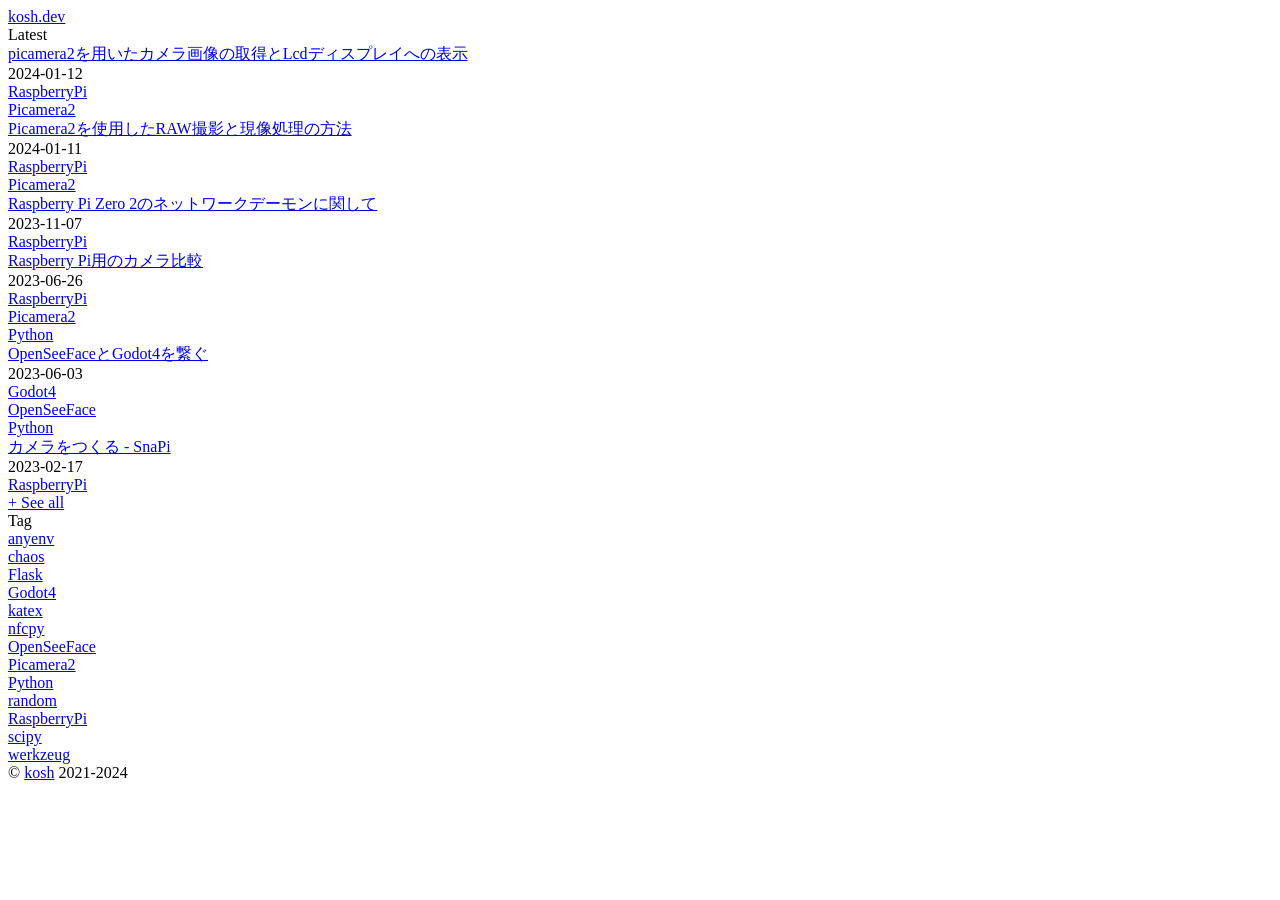
<file: index.html>
<!DOCTYPE html>
<html lang="en">


  <head prefix="og: http://ogp.me/ns# fb: http://ogp.me/ns/fb# website: http://ogp.me/ns/website#">
  

  <meta charset="utf-8">
  <meta name="viewport" content="width=device-width, initial-scale=1.0, minimum-scale=1.0,maximum-scale=1.0">

  
  <link href="https://fonts.googleapis.com/css2?family=Noto+Sans+JP:wght@100;300;400;700&display=swap" rel="stylesheet">
  <link href="https://fonts.googleapis.com/css2?family=Noto+Sans+Mono&display=swap" rel="stylesheet">


  
  <link type="image/ico" rel="icon" href="/favicon.ico"/>
  <link rel="shortcut icon" href="https://www.kosh.dev/favicon.ico"/>
  <link rel="apple-touch-icon" type="image/png" sizes="180x180" href="https://www.kosh.dev/icon/apple-touch-icon.png" />
  <link rel="icon" type="image/png" href=href="https://www.kosh.dev/icon/android-chrome-192x192.png"/>
  <link rel="icon" type="image/png" sizes="32x32" href=""/icon/icon-32x32.png", trailing_slash=false) | safe }}"/>
  <link rel="icon" type="image/png" sizes="16x16" href="/icon/icon-16x16.png", trailing_slash=false) | safe }}"/>
  <meta name="theme-color" content="#ffffff"/>

  
  <link rel ="stylesheet" href="https://www.kosh.dev/main.css"/>

  
  
  
  <meta property="og:site_name" content="kosh.dev" />
  <meta name="twitter:card" content="summary_large_image">
  <meta property="og:image" content="https:&#x2F;&#x2F;www.kosh.dev/icon/og-image.png" />

  
<title> kosh.dev</title>
<meta name="description" content="Welcome to kosh.dev 🥞" />
<meta property="og:type" content="website" />
<meta property="og:url" content="https:&#x2F;&#x2F;www.kosh.dev" />


</head>

<body>
  <header id="header" class="pinned" ><div class="items">
        <div class="item logo"><a href="/">kosh.dev</a></div></div>
  </header>

  <main>
    
<div class="small-title">Latest</div>




  
    
    <div class='card'>
        <div class="title">
            <a href="/article/14/">picamera2を用いたカメラ画像の取得とLcdディスプレイへの表示</a>
        </div>
        <div class="info">
            <div class="created">2024-01-12</div>
            
            
            <div class="htag"><a href="https://www.kosh.dev/tags/raspberrypi/">RaspberryPi</a></div>
            
            
            
            <div class="htag"><a href="https://www.kosh.dev/tags/picamera2/">Picamera2</a></div>
            
            
        </div>
    </div>

  

  
    
    <div class='card'>
        <div class="title">
            <a href="/article/18/">Picamera2を使用したRAW撮影と現像処理の方法</a>
        </div>
        <div class="info">
            <div class="created">2024-01-11</div>
            
            
            <div class="htag"><a href="https://www.kosh.dev/tags/raspberrypi/">RaspberryPi</a></div>
            
            
            
            <div class="htag"><a href="https://www.kosh.dev/tags/picamera2/">Picamera2</a></div>
            
            
        </div>
    </div>

  

  
    
    <div class='card'>
        <div class="title">
            <a href="/article/17/">Raspberry Pi Zero 2のネットワークデーモンに関して</a>
        </div>
        <div class="info">
            <div class="created">2023-11-07</div>
            
            
            <div class="htag"><a href="https://www.kosh.dev/tags/raspberrypi/">RaspberryPi</a></div>
            
            
        </div>
    </div>

  

  
    
    <div class='card'>
        <div class="title">
            <a href="/article/16/">Raspberry Pi用のカメラ比較</a>
        </div>
        <div class="info">
            <div class="created">2023-06-26</div>
            
            
            <div class="htag"><a href="https://www.kosh.dev/tags/raspberrypi/">RaspberryPi</a></div>
            
            
            
            <div class="htag"><a href="https://www.kosh.dev/tags/picamera2/">Picamera2</a></div>
            
            
            
            <div class="htag"><a href="https://www.kosh.dev/tags/python/">Python</a></div>
            
            
        </div>
    </div>

  

  
    
    <div class='card'>
        <div class="title">
            <a href="/article/15/">OpenSeeFaceとGodot4を繋ぐ</a>
        </div>
        <div class="info">
            <div class="created">2023-06-03</div>
            
            
            <div class="htag"><a href="https://www.kosh.dev/tags/godot4/">Godot4</a></div>
            
            
            
            <div class="htag"><a href="https://www.kosh.dev/tags/openseeface/">OpenSeeFace</a></div>
            
            
            
            <div class="htag"><a href="https://www.kosh.dev/tags/python/">Python</a></div>
            
            
        </div>
    </div>

  

  
    
    <div class='card'>
        <div class="title">
            <a href="/article/13/">カメラをつくる - SnaPi</a>
        </div>
        <div class="info">
            <div class="created">2023-02-17</div>
            
            
            <div class="htag"><a href="https://www.kosh.dev/tags/raspberrypi/">RaspberryPi</a></div>
            
            
        </div>
    </div>

  

  

  

  

  

  

  

  

  

  

  

  

  


<div><a href="/article/">+ See all</a></div>

<div class="small-title">Tag</div>
<div id="htags" class="tag-box">
  
      
        <div class="htag"><a href="https://www.kosh.dev/tags/anyenv/">anyenv</a></div>
  
        <div class="htag"><a href="https://www.kosh.dev/tags/chaos/">chaos</a></div>
  
        <div class="htag"><a href="https://www.kosh.dev/tags/flask/">Flask</a></div>
  
        <div class="htag"><a href="https://www.kosh.dev/tags/godot4/">Godot4</a></div>
  
        <div class="htag"><a href="https://www.kosh.dev/tags/katex/">katex</a></div>
  
        <div class="htag"><a href="https://www.kosh.dev/tags/nfcpy/">nfcpy</a></div>
  
        <div class="htag"><a href="https://www.kosh.dev/tags/openseeface/">OpenSeeFace</a></div>
  
        <div class="htag"><a href="https://www.kosh.dev/tags/picamera2/">Picamera2</a></div>
  
        <div class="htag"><a href="https://www.kosh.dev/tags/python/">Python</a></div>
  
        <div class="htag"><a href="https://www.kosh.dev/tags/random/">random</a></div>
  
        <div class="htag"><a href="https://www.kosh.dev/tags/raspberrypi/">RaspberryPi</a></div>
  
        <div class="htag"><a href="https://www.kosh.dev/tags/scipy/">scipy</a></div>
  
        <div class="htag"><a href="https://www.kosh.dev/tags/werkzeug/">werkzeug</a></div>
  
</div>


  </main>

  <footer>
    <div class="item">©&nbsp;<a href='/about/'>kosh</a>&nbsp;2021-2024</div>
    
  </footer>
  
  
  <script async src="https://www.googletagmanager.com/gtag/js?id=G-RVMB5GPN2Z"></script>
  <script src="https://www.kosh.dev/js/google_analytics.js"></script>
  

</body>

</html>
</file>
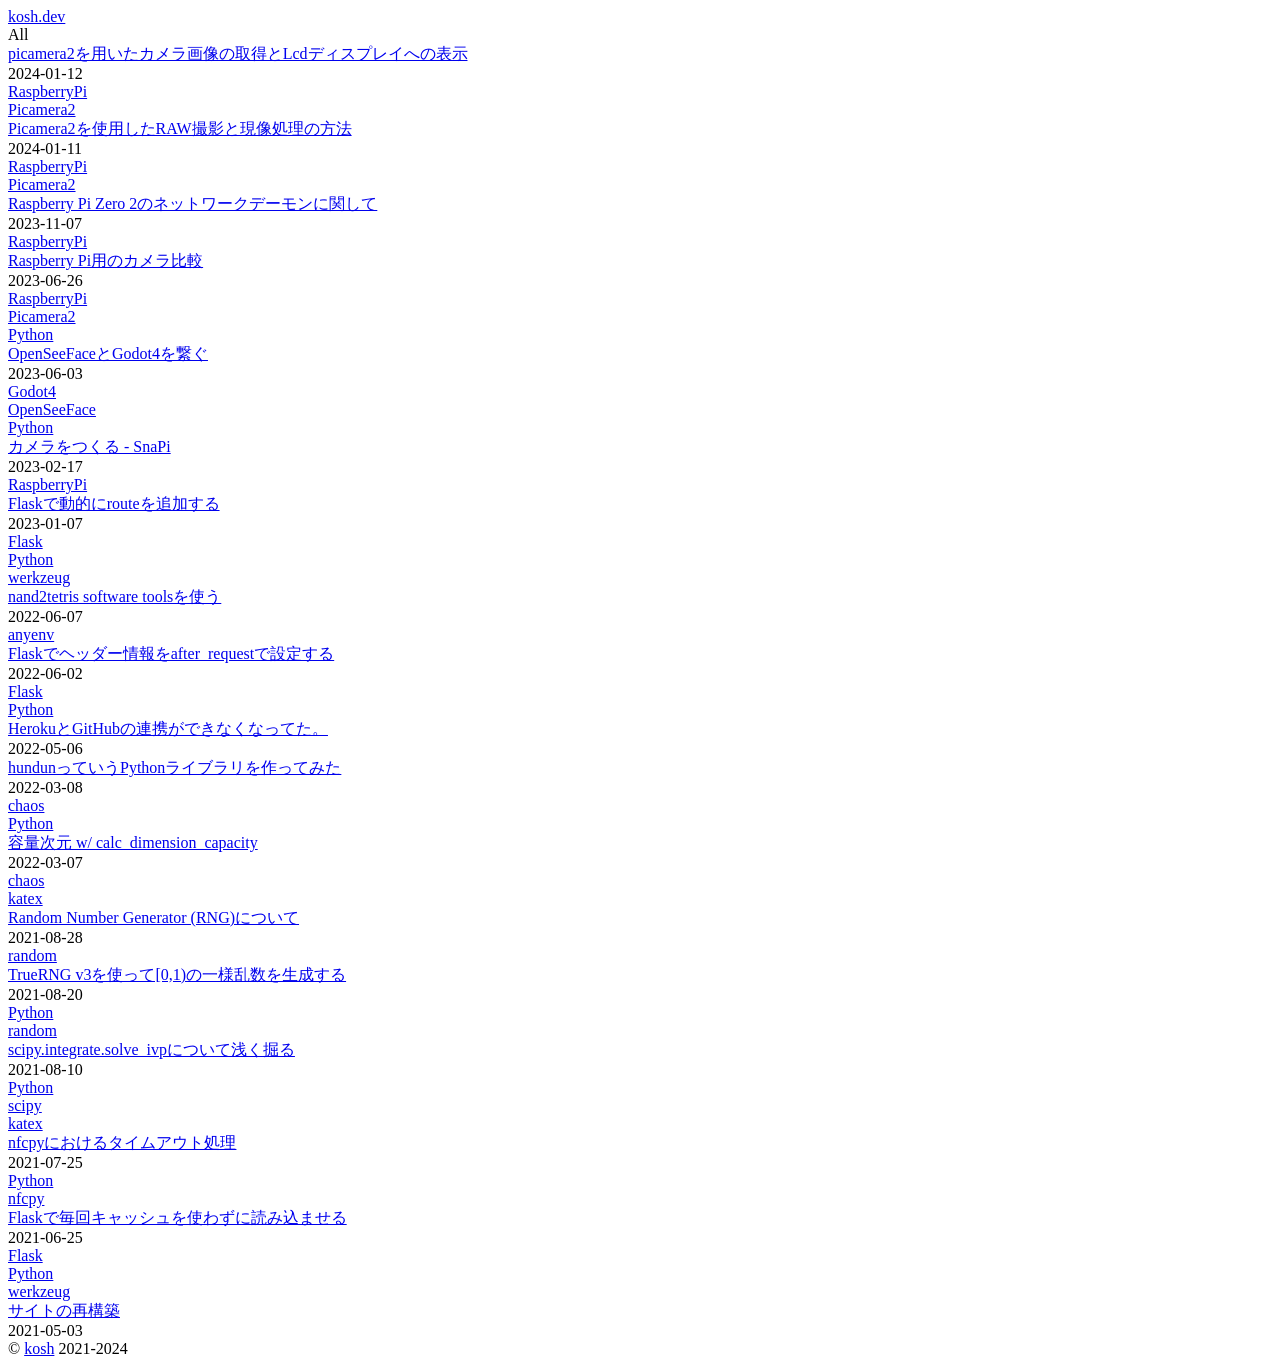
<file: article/index.html>
<!DOCTYPE html>
<html lang="en">


  <head prefix="og: http://ogp.me/ns# fb: http://ogp.me/ns/fb# website: http://ogp.me/ns/website#">
  

  <meta charset="utf-8">
  <meta name="viewport" content="width=device-width, initial-scale=1.0, minimum-scale=1.0,maximum-scale=1.0">

  
  <link href="https://fonts.googleapis.com/css2?family=Noto+Sans+JP:wght@100;300;400;700&display=swap" rel="stylesheet">
  <link href="https://fonts.googleapis.com/css2?family=Noto+Sans+Mono&display=swap" rel="stylesheet">


  
  <link type="image/ico" rel="icon" href="/favicon.ico"/>
  <link rel="shortcut icon" href="https://www.kosh.dev/favicon.ico"/>
  <link rel="apple-touch-icon" type="image/png" sizes="180x180" href="https://www.kosh.dev/icon/apple-touch-icon.png" />
  <link rel="icon" type="image/png" href=href="https://www.kosh.dev/icon/android-chrome-192x192.png"/>
  <link rel="icon" type="image/png" sizes="32x32" href=""/icon/icon-32x32.png", trailing_slash=false) | safe }}"/>
  <link rel="icon" type="image/png" sizes="16x16" href="/icon/icon-16x16.png", trailing_slash=false) | safe }}"/>
  <meta name="theme-color" content="#ffffff"/>

  
  <link rel ="stylesheet" href="https://www.kosh.dev/main.css"/>

  
  
  
  <meta property="og:site_name" content="kosh.dev" />
  <meta name="twitter:card" content="summary_large_image">
  <meta property="og:image" content="https:&#x2F;&#x2F;www.kosh.dev/icon/og-image.png" />

  
<title> 🍳 All | kosh.dev</title>
<meta name="description" content="🍳 All articles" />
<meta property="og:type" content="website" />
<meta property="og:url" content="https:&#x2F;&#x2F;www.kosh.dev/article/" />


</head>

<body>
  <header id="header" class="pinned" ><div class="items">
        <div class="item logo"><a href="/">kosh.dev</a></div></div>
  </header>

  <main>
    
<div class="small-title">All</div>




    
    <div class='card'>
        <div class="title">
            <a href="/article/14/">picamera2を用いたカメラ画像の取得とLcdディスプレイへの表示</a>
        </div>
        <div class="info">
            <div class="created">2024-01-12</div>
            
            
            <div class="htag"><a href="https://www.kosh.dev/tags/raspberrypi/">RaspberryPi</a></div>
            
            
            
            <div class="htag"><a href="https://www.kosh.dev/tags/picamera2/">Picamera2</a></div>
            
            
        </div>
    </div>


    
    <div class='card'>
        <div class="title">
            <a href="/article/18/">Picamera2を使用したRAW撮影と現像処理の方法</a>
        </div>
        <div class="info">
            <div class="created">2024-01-11</div>
            
            
            <div class="htag"><a href="https://www.kosh.dev/tags/raspberrypi/">RaspberryPi</a></div>
            
            
            
            <div class="htag"><a href="https://www.kosh.dev/tags/picamera2/">Picamera2</a></div>
            
            
        </div>
    </div>


    
    <div class='card'>
        <div class="title">
            <a href="/article/17/">Raspberry Pi Zero 2のネットワークデーモンに関して</a>
        </div>
        <div class="info">
            <div class="created">2023-11-07</div>
            
            
            <div class="htag"><a href="https://www.kosh.dev/tags/raspberrypi/">RaspberryPi</a></div>
            
            
        </div>
    </div>


    
    <div class='card'>
        <div class="title">
            <a href="/article/16/">Raspberry Pi用のカメラ比較</a>
        </div>
        <div class="info">
            <div class="created">2023-06-26</div>
            
            
            <div class="htag"><a href="https://www.kosh.dev/tags/raspberrypi/">RaspberryPi</a></div>
            
            
            
            <div class="htag"><a href="https://www.kosh.dev/tags/picamera2/">Picamera2</a></div>
            
            
            
            <div class="htag"><a href="https://www.kosh.dev/tags/python/">Python</a></div>
            
            
        </div>
    </div>


    
    <div class='card'>
        <div class="title">
            <a href="/article/15/">OpenSeeFaceとGodot4を繋ぐ</a>
        </div>
        <div class="info">
            <div class="created">2023-06-03</div>
            
            
            <div class="htag"><a href="https://www.kosh.dev/tags/godot4/">Godot4</a></div>
            
            
            
            <div class="htag"><a href="https://www.kosh.dev/tags/openseeface/">OpenSeeFace</a></div>
            
            
            
            <div class="htag"><a href="https://www.kosh.dev/tags/python/">Python</a></div>
            
            
        </div>
    </div>


    
    <div class='card'>
        <div class="title">
            <a href="/article/13/">カメラをつくる - SnaPi</a>
        </div>
        <div class="info">
            <div class="created">2023-02-17</div>
            
            
            <div class="htag"><a href="https://www.kosh.dev/tags/raspberrypi/">RaspberryPi</a></div>
            
            
        </div>
    </div>


    
    <div class='card'>
        <div class="title">
            <a href="/article/12/">Flaskで動的にrouteを追加する</a>
        </div>
        <div class="info">
            <div class="created">2023-01-07</div>
            
            
            <div class="htag"><a href="https://www.kosh.dev/tags/flask/">Flask</a></div>
            
            
            
            <div class="htag"><a href="https://www.kosh.dev/tags/python/">Python</a></div>
            
            
            
            <div class="htag"><a href="https://www.kosh.dev/tags/werkzeug/">werkzeug</a></div>
            
            
        </div>
    </div>


    
    <div class='card'>
        <div class="title">
            <a href="/article/11/">nand2tetris software toolsを使う</a>
        </div>
        <div class="info">
            <div class="created">2022-06-07</div>
            
            
            <div class="htag"><a href="https://www.kosh.dev/tags/anyenv/">anyenv</a></div>
            
            
        </div>
    </div>


    
    <div class='card'>
        <div class="title">
            <a href="/article/10/">Flaskでヘッダー情報をafter_requestで設定する</a>
        </div>
        <div class="info">
            <div class="created">2022-06-02</div>
            
            
            <div class="htag"><a href="https://www.kosh.dev/tags/flask/">Flask</a></div>
            
            
            
            <div class="htag"><a href="https://www.kosh.dev/tags/python/">Python</a></div>
            
            
        </div>
    </div>


    
    <div class='card'>
        <div class="title">
            <a href="/article/9/">HerokuとGitHubの連携ができなくなってた。</a>
        </div>
        <div class="info">
            <div class="created">2022-05-06</div>
            
        </div>
    </div>


    
    <div class='card'>
        <div class="title">
            <a href="/article/7/">hundunっていうPythonライブラリを作ってみた</a>
        </div>
        <div class="info">
            <div class="created">2022-03-08</div>
            
            
            <div class="htag"><a href="https://www.kosh.dev/tags/chaos/">chaos</a></div>
            
            
            
            <div class="htag"><a href="https://www.kosh.dev/tags/python/">Python</a></div>
            
            
        </div>
    </div>


    
    <div class='card'>
        <div class="title">
            <a href="/article/8/">容量次元 w/ calc_dimension_capacity</a>
        </div>
        <div class="info">
            <div class="created">2022-03-07</div>
            
            
            <div class="htag"><a href="https://www.kosh.dev/tags/chaos/">chaos</a></div>
            
            
            
            <div class="htag"><a href="https://www.kosh.dev/tags/katex/">katex</a></div>
            
            
        </div>
    </div>


    
    <div class='card'>
        <div class="title">
            <a href="/article/6/">Random Number Generator (RNG)について</a>
        </div>
        <div class="info">
            <div class="created">2021-08-28</div>
            
            
            <div class="htag"><a href="https://www.kosh.dev/tags/random/">random</a></div>
            
            
        </div>
    </div>


    
    <div class='card'>
        <div class="title">
            <a href="/article/5/">TrueRNG v3を使って[0,1)の一様乱数を生成する</a>
        </div>
        <div class="info">
            <div class="created">2021-08-20</div>
            
            
            <div class="htag"><a href="https://www.kosh.dev/tags/python/">Python</a></div>
            
            
            
            <div class="htag"><a href="https://www.kosh.dev/tags/random/">random</a></div>
            
            
        </div>
    </div>


    
    <div class='card'>
        <div class="title">
            <a href="/article/4/">scipy.integrate.solve_ivpについて浅く掘る</a>
        </div>
        <div class="info">
            <div class="created">2021-08-10</div>
            
            
            <div class="htag"><a href="https://www.kosh.dev/tags/python/">Python</a></div>
            
            
            
            <div class="htag"><a href="https://www.kosh.dev/tags/scipy/">scipy</a></div>
            
            
            
            <div class="htag"><a href="https://www.kosh.dev/tags/katex/">katex</a></div>
            
            
        </div>
    </div>


    
    <div class='card'>
        <div class="title">
            <a href="/article/3/">nfcpyにおけるタイムアウト処理</a>
        </div>
        <div class="info">
            <div class="created">2021-07-25</div>
            
            
            <div class="htag"><a href="https://www.kosh.dev/tags/python/">Python</a></div>
            
            
            
            <div class="htag"><a href="https://www.kosh.dev/tags/nfcpy/">nfcpy</a></div>
            
            
        </div>
    </div>


    
    <div class='card'>
        <div class="title">
            <a href="/article/2/">Flaskで毎回キャッシュを使わずに読み込ませる</a>
        </div>
        <div class="info">
            <div class="created">2021-06-25</div>
            
            
            <div class="htag"><a href="https://www.kosh.dev/tags/flask/">Flask</a></div>
            
            
            
            <div class="htag"><a href="https://www.kosh.dev/tags/python/">Python</a></div>
            
            
            
            <div class="htag"><a href="https://www.kosh.dev/tags/werkzeug/">werkzeug</a></div>
            
            
        </div>
    </div>


    
    <div class='card'>
        <div class="title">
            <a href="/article/1/">サイトの再構築</a>
        </div>
        <div class="info">
            <div class="created">2021-05-03</div>
            
        </div>
    </div>




  </main>

  <footer>
    <div class="item">©&nbsp;<a href='/about/'>kosh</a>&nbsp;2021-2024</div>
    
  </footer>
  
  
  <script async src="https://www.googletagmanager.com/gtag/js?id=G-RVMB5GPN2Z"></script>
  <script src="https://www.kosh.dev/js/google_analytics.js"></script>
  

</body>

</html>
</file>
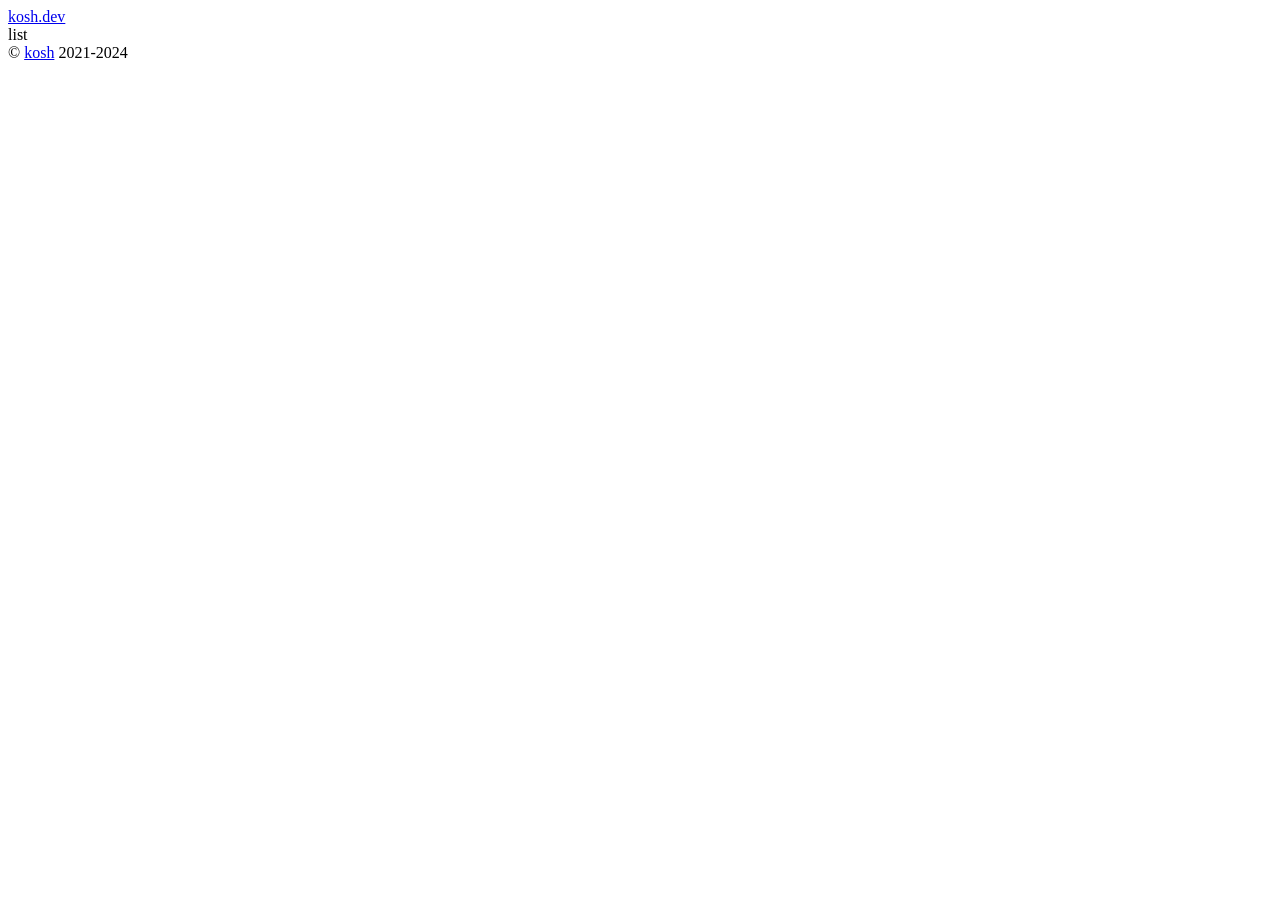
<file: tags/index.html>
<!DOCTYPE html>
<html lang="en">


  <head prefix="og: http://ogp.me/ns# fb: http://ogp.me/ns/fb# website: http://ogp.me/ns/website#">
  

  <meta charset="utf-8">
  <meta name="viewport" content="width=device-width, initial-scale=1.0, minimum-scale=1.0,maximum-scale=1.0">

  
  <link href="https://fonts.googleapis.com/css2?family=Noto+Sans+JP:wght@100;300;400;700&display=swap" rel="stylesheet">
  <link href="https://fonts.googleapis.com/css2?family=Noto+Sans+Mono&display=swap" rel="stylesheet">


  
  <link type="image/ico" rel="icon" href="/favicon.ico"/>
  <link rel="shortcut icon" href="https://www.kosh.dev/favicon.ico"/>
  <link rel="apple-touch-icon" type="image/png" sizes="180x180" href="https://www.kosh.dev/icon/apple-touch-icon.png" />
  <link rel="icon" type="image/png" href=href="https://www.kosh.dev/icon/android-chrome-192x192.png"/>
  <link rel="icon" type="image/png" sizes="32x32" href=""/icon/icon-32x32.png", trailing_slash=false) | safe }}"/>
  <link rel="icon" type="image/png" sizes="16x16" href="/icon/icon-16x16.png", trailing_slash=false) | safe }}"/>
  <meta name="theme-color" content="#ffffff"/>

  
  <link rel ="stylesheet" href="https://www.kosh.dev/main.css"/>

  
  
  
  <meta property="og:site_name" content="kosh.dev" />
  <meta name="twitter:card" content="summary_large_image">
  <meta property="og:image" content="https:&#x2F;&#x2F;www.kosh.dev/icon/og-image.png" />

  

</head>

<body>
  <header id="header" class="pinned" ><div class="items">
        <div class="item logo"><a href="/">kosh.dev</a></div></div>
  </header>

  <main>
    
<div class="small-title">list</div>

  </main>

  <footer>
    <div class="item">©&nbsp;<a href='/about/'>kosh</a>&nbsp;2021-2024</div>
    
  </footer>
  
  
  <script async src="https://www.googletagmanager.com/gtag/js?id=G-RVMB5GPN2Z"></script>
  <script src="https://www.kosh.dev/js/google_analytics.js"></script>
  

</body>

</html>
</file>
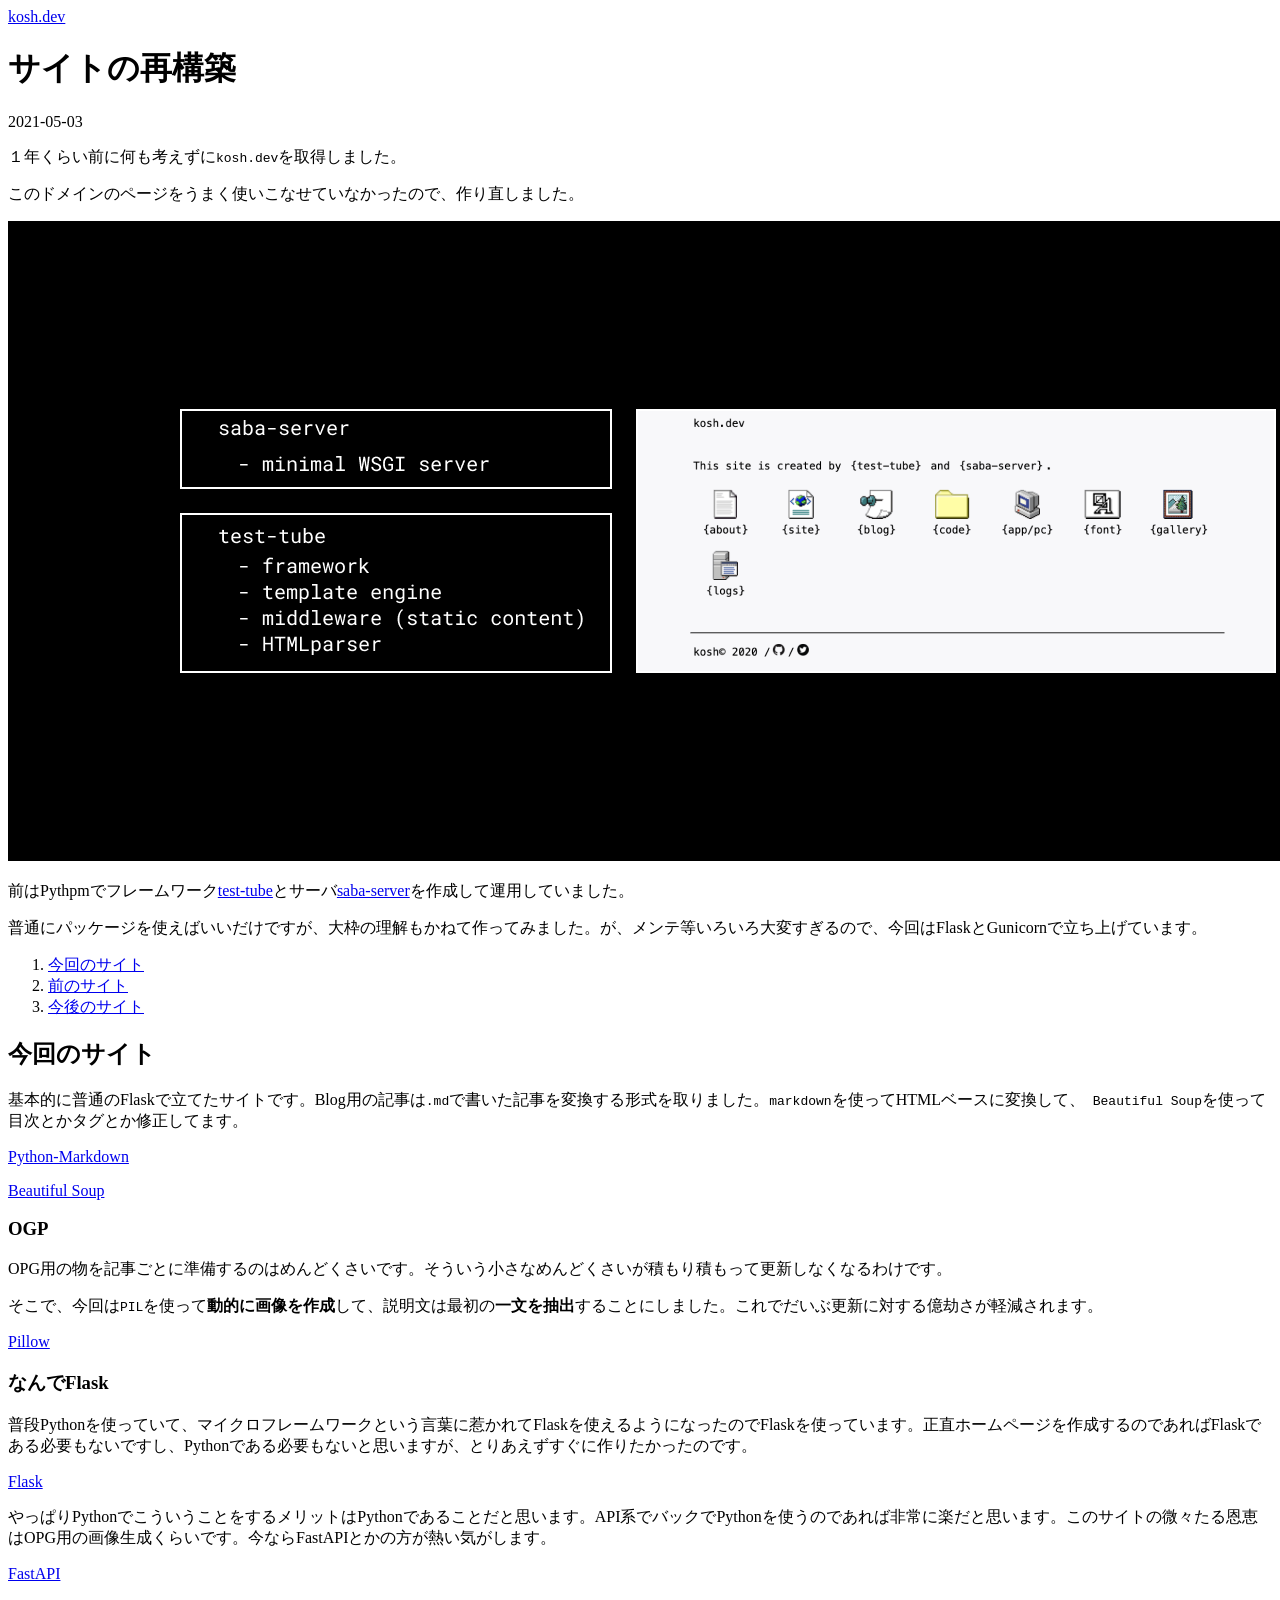
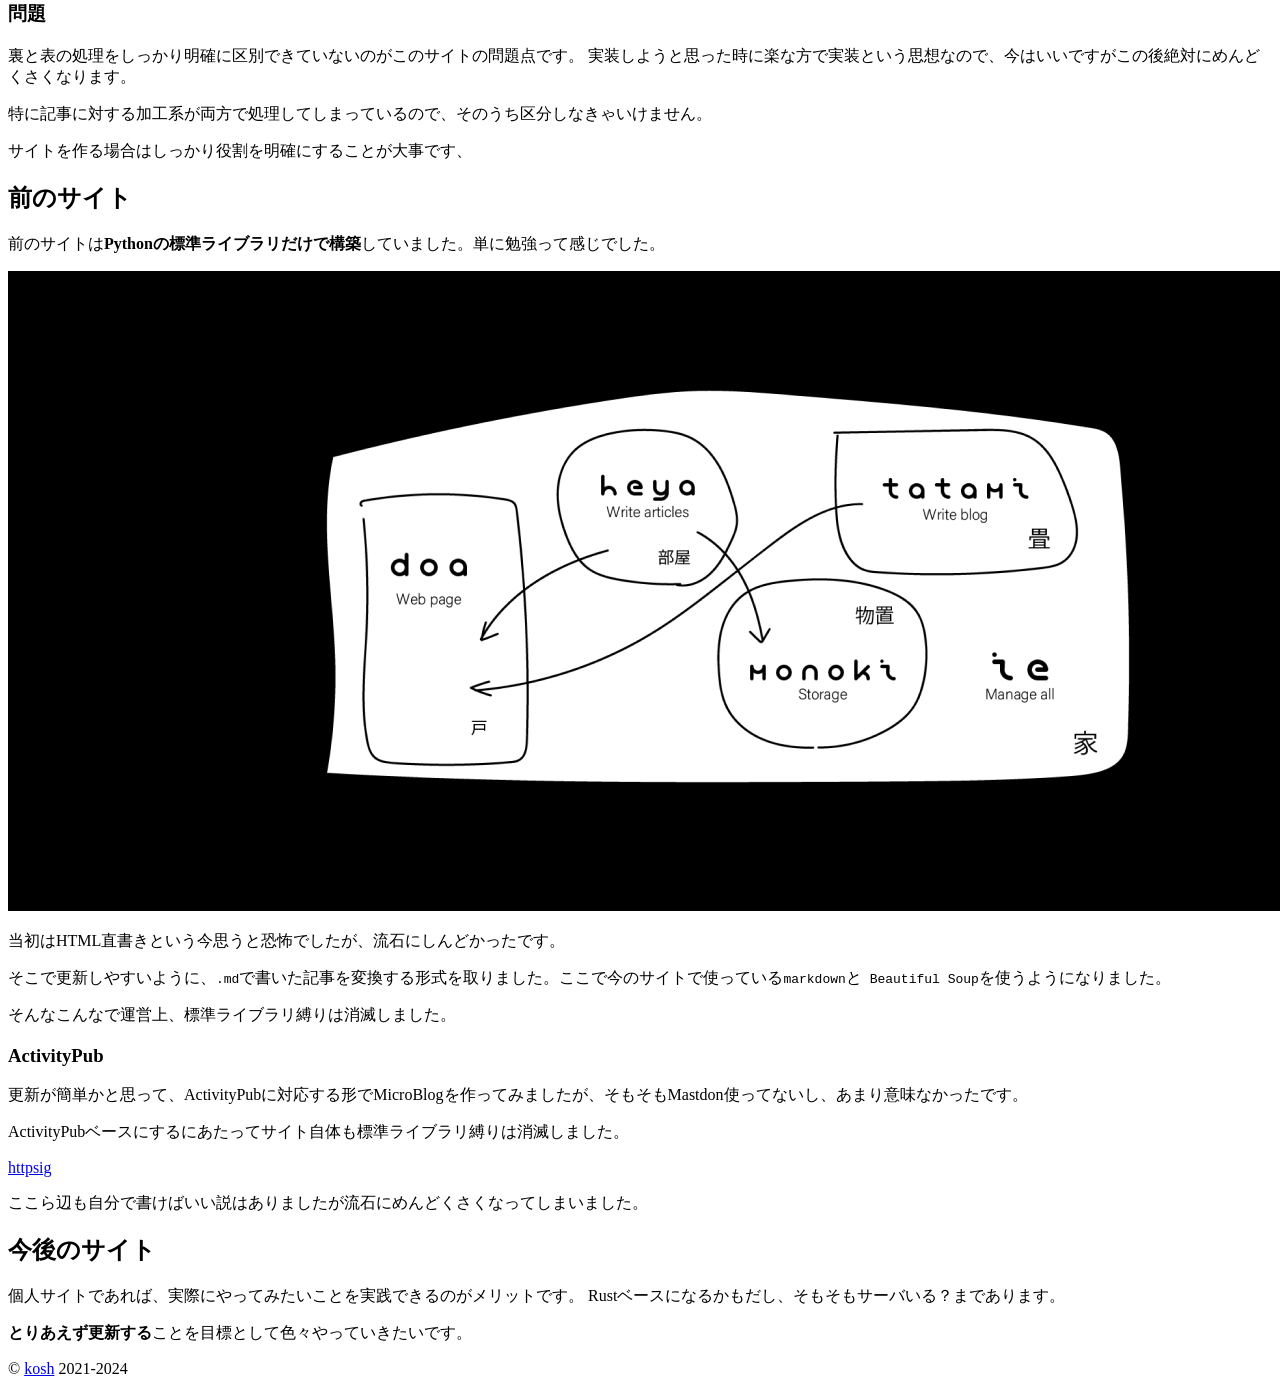
<file: article/1/index.html>
<!DOCTYPE html>
<html lang="en">


  <head prefix="og: http://ogp.me/ns# fb: http://ogp.me/ns/fb# article: http://ogp.me/ns/article#">
  

  <meta charset="utf-8">
  <meta name="viewport" content="width=device-width, initial-scale=1.0, minimum-scale=1.0,maximum-scale=1.0">

  
  <link href="https://fonts.googleapis.com/css2?family=Noto+Sans+JP:wght@100;300;400;700&display=swap" rel="stylesheet">
  <link href="https://fonts.googleapis.com/css2?family=Noto+Sans+Mono&display=swap" rel="stylesheet">


  
  <link type="image/ico" rel="icon" href="/favicon.ico"/>
  <link rel="shortcut icon" href="https://www.kosh.dev/favicon.ico"/>
  <link rel="apple-touch-icon" type="image/png" sizes="180x180" href="https://www.kosh.dev/icon/apple-touch-icon.png" />
  <link rel="icon" type="image/png" href=href="https://www.kosh.dev/icon/android-chrome-192x192.png"/>
  <link rel="icon" type="image/png" sizes="32x32" href=""/icon/icon-32x32.png", trailing_slash=false) | safe }}"/>
  <link rel="icon" type="image/png" sizes="16x16" href="/icon/icon-16x16.png", trailing_slash=false) | safe }}"/>
  <meta name="theme-color" content="#ffffff"/>

  
  <link rel ="stylesheet" href="https://www.kosh.dev/main.css"/>

  
  
  
  <meta property="og:site_name" content="kosh.dev" />
  <meta name="twitter:card" content="summary_large_image">
  <meta property="og:image" content="https:&#x2F;&#x2F;www.kosh.dev/icon/og-image.png" />

  
<title>サイトの再構築 | kosh.dev</title>
<meta name="description" content="サイトをFlaskで作り直しました。" />
<meta property="og:type" content="article" />
<meta property="og:url" content="https:&#x2F;&#x2F;www.kosh.dev/article/1/" />


</head>

<body>
  <header id="header" class="pinned" ><div class="items">
        <div class="item logo"><a href="/">kosh.dev</a></div></div>
  </header>

  <main>
    

<div class="article">
    <h1 class="title">サイトの再構築</h1>
    <div class='info'>
        <div class='date'>2021-05-03</div>
        
    </div>


<p>１年くらい前に何も考えずに<code>kosh.dev</code>を取得しました。</p>
<p>このドメインのページをうまく使いこなせていなかったので、作り直しました。</p>
<p><img src="/image/001/old.png" alt="前のサイトについて" /></p>
<p>前はPythpmでフレームワーク<a href="https://github.com/llbxg/test-tube">test-tube</a>とサーバ<a href="https://github.com/llbxg/saba-server">saba-server</a>を作成して運用していました。</p>
<p>普通にパッケージを使えばいいだけですが、大枠の理解もかねて作ってみました。が、メンテ等いろいろ大変すぎるので、今回はFlaskとGunicornで立ち上げています。</p>
<p>
<div class="toc" id="toc"><ol>
    
        <li><a href="https://www.kosh.dev/article/1/#jin-hui-nosaito">今回のサイト</a></li> 
    
        <li><a href="https://www.kosh.dev/article/1/#qian-nosaito">前のサイト</a></li> 
    
        <li><a href="https://www.kosh.dev/article/1/#jin-hou-nosaito">今後のサイト</a></li> 
     
</ol></div></p>
<h2 id="jin-hui-nosaito">今回のサイト</h2>
<p>基本的に普通のFlaskで立てたサイトです。Blog用の記事は<code>.md</code>で書いた記事を変換する形式を取りました。<code>markdown</code>を使ってHTMLベースに変換して、<code> Beautiful Soup</code>を使って目次とかタグとか修正してます。</p>
<p><a href="https://python-markdown.github.io/">Python-Markdown</a></p>
<p><a href="https://www.crummy.com/software/BeautifulSoup/">Beautiful Soup</a></p>
<h3 id="ogp">OGP</h3>
<p>OPG用の物を記事ごとに準備するのはめんどくさいです。そういう小さなめんどくさいが積もり積もって更新しなくなるわけです。</p>
<p>そこで、今回は<code>PIL</code>を使って<strong>動的に画像を作成</strong>して、説明文は最初の<strong>一文を抽出</strong>することにしました。これでだいぶ更新に対する億劫さが軽減されます。</p>
<p><a href="https://pillow.readthedocs.io/en/stable/">Pillow</a></p>
<h3 id="nandeflask">なんでFlask</h3>
<p>普段Pythonを使っていて、マイクロフレームワークという言葉に惹かれてFlaskを使えるようになったのでFlaskを使っています。正直ホームページを作成するのであればFlaskである必要もないですし、Pythonである必要もないと思いますが、とりあえずすぐに作りたかったのです。</p>
<p><a href="https://flask.palletsprojects.com/en/1.1.x/">Flask</a></p>
<p>やっぱりPythonでこういうことをするメリットはPythonであることだと思います。API系でバックでPythonを使うのであれば非常に楽だと思います。このサイトの微々たる恩恵はOPG用の画像生成くらいです。今ならFastAPIとかの方が熱い気がします。</p>
<p><a href="https://fastapi.tiangolo.com/ja/">FastAPI</a></p>
<h3 id="wen-ti">問題</h3>
<p>裏と表の処理をしっかり明確に区別できていないのがこのサイトの問題点です。
実装しようと思った時に楽な方で実装という思想なので、今はいいですがこの後絶対にめんどくさくなります。</p>
<p>特に記事に対する加工系が両方で処理してしまっているので、そのうち区分しなきゃいけません。</p>
<p>サイトを作る場合はしっかり役割を明確にすることが大事です、</p>
<h2 id="qian-nosaito">前のサイト</h2>
<p>前のサイトは<strong>Pythonの標準ライブラリだけで構築</strong>していました。単に勉強って感じでした。</p>
<p><img src="/image/001/ie.png" alt="前のサイトの環境" /></p>
<p>当初はHTML直書きという今思うと恐怖でしたが、流石にしんどかったです。</p>
<p>そこで更新しやすいように、<code>.md</code>で書いた記事を変換する形式を取りました。ここで今のサイトで使っている<code>markdown</code>と<code> Beautiful Soup</code>を使うようになりました。</p>
<p>そんなこんなで運営上、標準ライブラリ縛りは消滅しました。</p>
<h3 id="activitypub">ActivityPub</h3>
<p>更新が簡単かと思って、ActivityPubに対応する形でMicroBlogを作ってみましたが、そもそもMastdon使ってないし、あまり意味なかったです。</p>
<p>ActivityPubベースにするにあたってサイト自体も標準ライブラリ縛りは消滅しました。</p>
<p><a href="https://github.com/ahknight/httpsig">httpsig</a></p>
<p>ここら辺も自分で書けばいい説はありましたが流石にめんどくさくなってしまいました。</p>
<h2 id="jin-hou-nosaito">今後のサイト</h2>
<p>個人サイトであれば、実際にやってみたいことを実践できるのがメリットです。
Rustベースになるかもだし、そもそもサーバいる？まであります。</p>
<p><strong>とりあえず更新する</strong>ことを目標として色々やっていきたいです。</p>

</div>




  </main>

  <footer>
    <div class="item">©&nbsp;<a href='/about/'>kosh</a>&nbsp;2021-2024</div>
    
  </footer>
  
  
  <script async src="https://www.googletagmanager.com/gtag/js?id=G-RVMB5GPN2Z"></script>
  <script src="https://www.kosh.dev/js/google_analytics.js"></script>
  

</body>

</html>
</file>
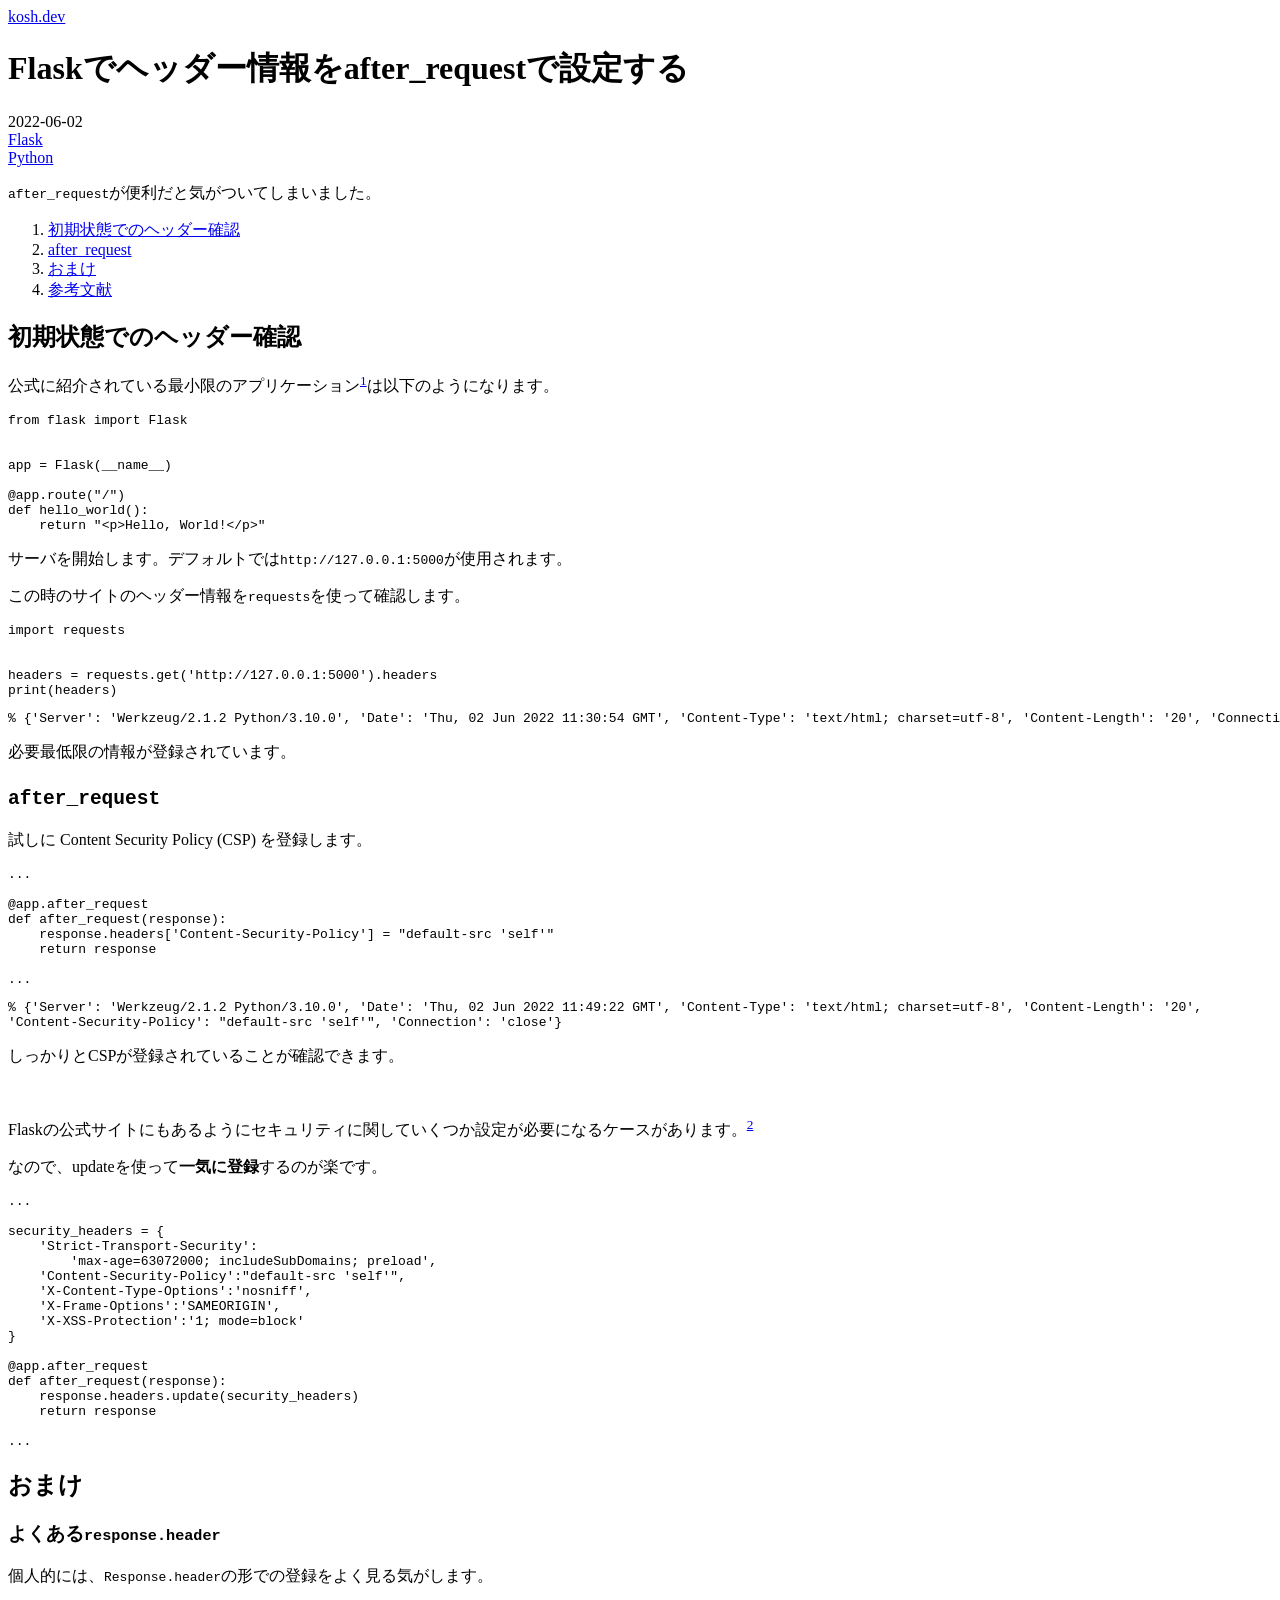
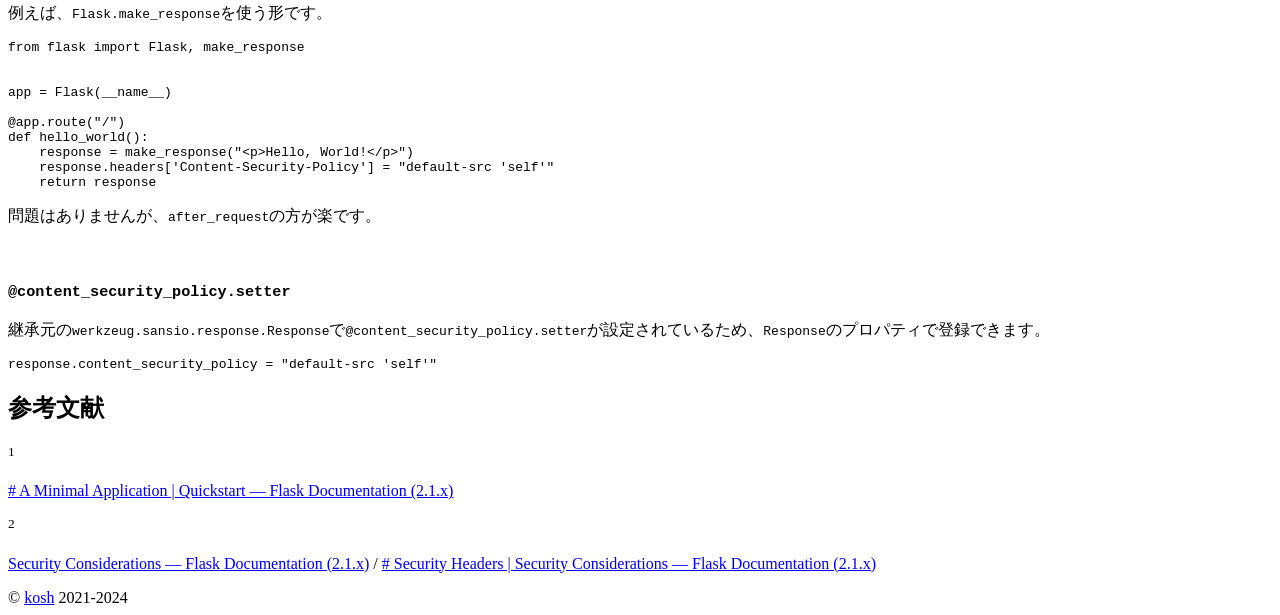
<file: article/10/index.html>
<!DOCTYPE html>
<html lang="en">


  <head prefix="og: http://ogp.me/ns# fb: http://ogp.me/ns/fb# article: http://ogp.me/ns/article#">
  

  <meta charset="utf-8">
  <meta name="viewport" content="width=device-width, initial-scale=1.0, minimum-scale=1.0,maximum-scale=1.0">

  
  <link href="https://fonts.googleapis.com/css2?family=Noto+Sans+JP:wght@100;300;400;700&display=swap" rel="stylesheet">
  <link href="https://fonts.googleapis.com/css2?family=Noto+Sans+Mono&display=swap" rel="stylesheet">


  
  <link type="image/ico" rel="icon" href="/favicon.ico"/>
  <link rel="shortcut icon" href="https://www.kosh.dev/favicon.ico"/>
  <link rel="apple-touch-icon" type="image/png" sizes="180x180" href="https://www.kosh.dev/icon/apple-touch-icon.png" />
  <link rel="icon" type="image/png" href=href="https://www.kosh.dev/icon/android-chrome-192x192.png"/>
  <link rel="icon" type="image/png" sizes="32x32" href=""/icon/icon-32x32.png", trailing_slash=false) | safe }}"/>
  <link rel="icon" type="image/png" sizes="16x16" href="/icon/icon-16x16.png", trailing_slash=false) | safe }}"/>
  <meta name="theme-color" content="#ffffff"/>

  
  <link rel ="stylesheet" href="https://www.kosh.dev/main.css"/>

  
  
  
  <meta property="og:site_name" content="kosh.dev" />
  <meta name="twitter:card" content="summary_large_image">
  <meta property="og:image" content="https:&#x2F;&#x2F;www.kosh.dev/icon/og-image.png" />

  
<title>Flaskでヘッダー情報をafter_requestで設定する | kosh.dev</title>
<meta name="description" content="after_requestが便利だと気がついてしまいました。" />
<meta property="og:type" content="article" />
<meta property="og:url" content="https:&#x2F;&#x2F;www.kosh.dev/article/10/" />


</head>

<body>
  <header id="header" class="pinned" ><div class="items">
        <div class="item logo"><a href="/">kosh.dev</a></div></div>
  </header>

  <main>
    

<div class="article">
    <h1 class="title">Flaskでヘッダー情報をafter_requestで設定する</h1>
    <div class='info'>
        <div class='date'>2022-06-02</div>
        
            
            <div class="htag"><a href="https://www.kosh.dev/tags/flask/">Flask</a></div>
            
        
            
            <div class="htag"><a href="https://www.kosh.dev/tags/python/">Python</a></div>
            
        
    </div>


<p><code>after_request</code>が便利だと気がついてしまいました。</p>
<p>
<div class="toc" id="toc"><ol>
    
        <li><a href="https://www.kosh.dev/article/10/#chu-qi-zhuang-tai-denohetudaque-ren">初期状態でのヘッダー確認</a></li> 
    
        <li><a href="https://www.kosh.dev/article/10/#after-request">after_request</a></li> 
    
        <li><a href="https://www.kosh.dev/article/10/#omake">おまけ</a></li> 
    
        <li><a href="https://www.kosh.dev/article/10/#can-kao-wen-xian">参考文献</a></li> 
     
</ol></div></p>
<h2 id="chu-qi-zhuang-tai-denohetudaque-ren">初期状態でのヘッダー確認</h2>
<p>公式に紹介されている最小限のアプリケーション<sup class="footnote-reference"><a href="#1">1</a></sup>は以下のようになります。</p>
<pre data-lang="python" class="language-python z-code"><code class="language-python" data-lang="python"><span class="z-source z-python"><span class="z-meta z-statement z-import z-python"><span class="z-keyword z-control z-import z-from z-python">from</span></span><span class="z-meta z-statement z-import z-python"><span class="z-meta z-import-source z-python"> <span class="z-meta z-import-path z-python"><span class="z-meta z-import-name z-python">flask</span></span> <span class="z-meta z-statement z-import z-python"><span class="z-keyword z-control z-import z-python">import</span></span></span></span><span class="z-meta z-statement z-import z-python"></span><span class="z-meta z-statement z-import z-python"> <span class="z-meta z-generic-name z-python">Flask</span></span>


<span class="z-meta z-qualified-name z-python"><span class="z-meta z-generic-name z-python">app</span></span> <span class="z-keyword z-operator z-assignment z-python">=</span> <span class="z-meta z-function-call z-python"><span class="z-meta z-qualified-name z-python"><span class="z-variable z-function z-python"><span class="z-meta z-generic-name z-python">Flask</span></span></span></span><span class="z-meta z-function-call z-arguments z-python"><span class="z-punctuation z-section z-arguments z-begin z-python">(</span><span class="z-meta z-qualified-name z-python"><span class="z-support z-variable z-magic z-python">__name__</span></span><span class="z-punctuation z-section z-arguments z-end z-python">)</span></span>

<span class="z-meta z-annotation z-python"><span class="z-punctuation z-definition z-annotation z-python">@</span><span class="z-meta z-annotation z-function z-python"></span></span><span class="z-meta z-annotation z-function z-python"><span class="z-meta z-qualified-name z-python"><span class="z-meta z-generic-name z-python">app</span></span><span class="z-meta z-qualified-name z-python"><span class="z-punctuation z-accessor z-dot z-python">.</span></span><span class="z-meta z-qualified-name z-python"><span class="z-variable z-annotation z-function z-python"><span class="z-meta z-generic-name z-python">route</span></span></span></span><span class="z-meta z-annotation z-function z-python"><span class="z-punctuation z-section z-arguments z-begin z-python">(</span></span><span class="z-meta z-annotation z-arguments z-python"><span class="z-meta z-string z-python"><span class="z-string z-quoted z-double z-python"><span class="z-punctuation z-definition z-string z-begin z-python">&quot;</span></span></span><span class="z-meta z-string z-python"><span class="z-string z-quoted z-double z-python">/<span class="z-punctuation z-definition z-string z-end z-python">&quot;</span></span></span></span><span class="z-meta z-annotation z-function z-python"><span class="z-punctuation z-section z-arguments z-end z-python">)</span></span>
<span class="z-meta z-function z-python"><span class="z-storage z-type z-function z-python"><span class="z-keyword z-declaration z-function z-python">def</span></span> <span class="z-entity z-name z-function z-python"><span class="z-meta z-generic-name z-python">hello_world</span></span></span><span class="z-meta z-function z-parameters z-python"><span class="z-punctuation z-section z-parameters z-begin z-python">(</span></span><span class="z-meta z-function z-parameters z-python"><span class="z-punctuation z-section z-parameters z-end z-python">)</span></span><span class="z-meta z-function z-python"><span class="z-punctuation z-section z-function z-begin z-python">:</span></span>
    <span class="z-keyword z-control z-flow z-return z-python">return</span> <span class="z-meta z-string z-python"><span class="z-string z-quoted z-double z-python"><span class="z-punctuation z-definition z-string z-begin z-python">&quot;</span></span></span><span class="z-meta z-string z-python"><span class="z-string z-quoted z-double z-python">&lt;p&gt;Hello, World!&lt;/p&gt;<span class="z-punctuation z-definition z-string z-end z-python">&quot;</span></span></span>
</span></code></pre>
<p>サーバを開始します。デフォルトでは<code>http://127.0.0.1:5000</code>が使用されます。</p>
<p>この時のサイトのヘッダー情報を<code>requests</code>を使って確認します。</p>
<pre data-lang="python" class="language-python z-code"><code class="language-python" data-lang="python"><span class="z-source z-python"><span class="z-meta z-statement z-import z-python"><span class="z-keyword z-control z-import z-python">import</span> <span class="z-meta z-qualified-name z-python"><span class="z-meta z-generic-name z-python">requests</span></span></span>


<span class="z-meta z-qualified-name z-python"><span class="z-meta z-generic-name z-python">headers</span></span> <span class="z-keyword z-operator z-assignment z-python">=</span> <span class="z-meta z-function-call z-python"><span class="z-meta z-qualified-name z-python"><span class="z-meta z-generic-name z-python">requests</span></span><span class="z-meta z-qualified-name z-python"><span class="z-punctuation z-accessor z-dot z-python">.</span></span><span class="z-meta z-qualified-name z-python"><span class="z-variable z-function z-python"><span class="z-meta z-generic-name z-python">get</span></span></span></span><span class="z-meta z-function-call z-arguments z-python"><span class="z-punctuation z-section z-arguments z-begin z-python">(</span><span class="z-meta z-string z-python"><span class="z-string z-quoted z-single z-python"><span class="z-punctuation z-definition z-string z-begin z-python">&#39;</span></span></span><span class="z-meta z-string z-python"><span class="z-string z-quoted z-single z-python">http://127.0.0.1:5000<span class="z-punctuation z-definition z-string z-end z-python">&#39;</span></span></span><span class="z-punctuation z-section z-arguments z-end z-python">)</span></span><span class="z-punctuation z-accessor z-dot z-python">.</span><span class="z-meta z-generic-name z-python">headers</span>
<span class="z-meta z-function-call z-python"><span class="z-meta z-qualified-name z-python"><span class="z-variable z-function z-python"><span class="z-support z-function z-builtin z-python">print</span></span></span></span><span class="z-meta z-function-call z-arguments z-python"><span class="z-punctuation z-section z-arguments z-begin z-python">(</span><span class="z-meta z-qualified-name z-python"><span class="z-meta z-generic-name z-python">headers</span></span><span class="z-punctuation z-section z-arguments z-end z-python">)</span></span>
</span></code></pre>
<pre data-lang="bash" class="language-bash z-code"><code class="language-bash" data-lang="bash"><span class="z-source z-shell z-bash"><span class="z-meta z-function-call z-shell"><span class="z-variable z-function z-shell"><span class="z-meta z-group z-expansion z-job z-shell"><span class="z-punctuation z-definition z-variable z-job z-shell">%</span></span></span></span><span class="z-meta z-function-call z-arguments z-shell"> <span class="z-meta z-group z-expansion z-brace z-shell"><span class="z-punctuation z-section z-expansion z-brace z-begin z-shell">{</span><span class="z-string z-quoted z-single z-shell"><span class="z-punctuation z-definition z-string z-begin z-shell">&#39;</span>Server<span class="z-punctuation z-definition z-string z-end z-shell">&#39;</span></span>: <span class="z-string z-quoted z-single z-shell"><span class="z-punctuation z-definition z-string z-begin z-shell">&#39;</span>Werkzeug/2.1.2 Python/3.10.0<span class="z-punctuation z-definition z-string z-end z-shell">&#39;</span></span><span class="z-punctuation z-separator z-shell">,</span> <span class="z-string z-quoted z-single z-shell"><span class="z-punctuation z-definition z-string z-begin z-shell">&#39;</span>Date<span class="z-punctuation z-definition z-string z-end z-shell">&#39;</span></span>: <span class="z-string z-quoted z-single z-shell"><span class="z-punctuation z-definition z-string z-begin z-shell">&#39;</span>Thu, 02 Jun 2022 11:30:54 GMT<span class="z-punctuation z-definition z-string z-end z-shell">&#39;</span></span><span class="z-punctuation z-separator z-shell">,</span> <span class="z-string z-quoted z-single z-shell"><span class="z-punctuation z-definition z-string z-begin z-shell">&#39;</span>Content-Type<span class="z-punctuation z-definition z-string z-end z-shell">&#39;</span></span>: <span class="z-string z-quoted z-single z-shell"><span class="z-punctuation z-definition z-string z-begin z-shell">&#39;</span>text/html; charset=utf-8<span class="z-punctuation z-definition z-string z-end z-shell">&#39;</span></span><span class="z-punctuation z-separator z-shell">,</span> <span class="z-string z-quoted z-single z-shell"><span class="z-punctuation z-definition z-string z-begin z-shell">&#39;</span>Content-Length<span class="z-punctuation z-definition z-string z-end z-shell">&#39;</span></span>: <span class="z-string z-quoted z-single z-shell"><span class="z-punctuation z-definition z-string z-begin z-shell">&#39;</span>20<span class="z-punctuation z-definition z-string z-end z-shell">&#39;</span></span><span class="z-punctuation z-separator z-shell">,</span> <span class="z-string z-quoted z-single z-shell"><span class="z-punctuation z-definition z-string z-begin z-shell">&#39;</span>Connection<span class="z-punctuation z-definition z-string z-end z-shell">&#39;</span></span>: <span class="z-string z-quoted z-single z-shell"><span class="z-punctuation z-definition z-string z-begin z-shell">&#39;</span>close<span class="z-punctuation z-definition z-string z-end z-shell">&#39;</span></span><span class="z-punctuation z-section z-expansion z-brace z-end z-shell">}</span></span></span>
</span></code></pre>
<p>必要最低限の情報が登録されています。</p>
<h2 id="after-request"><code>after_request</code></h2>
<p>試しに Content Security Policy (CSP) を登録します。</p>
<pre data-lang="python" class="language-python z-code"><code class="language-python" data-lang="python"><span class="z-source z-python"><span class="z-constant z-language z-python">...</span>

<span class="z-meta z-annotation z-python"><span class="z-punctuation z-definition z-annotation z-python">@</span><span class="z-meta z-qualified-name z-python"><span class="z-meta z-generic-name z-python">app</span></span><span class="z-meta z-qualified-name z-python"><span class="z-punctuation z-accessor z-dot z-python">.</span></span><span class="z-meta z-qualified-name z-python"><span class="z-variable z-annotation z-python"><span class="z-meta z-generic-name z-python">after_request</span></span></span></span>
<span class="z-meta z-function z-python"><span class="z-storage z-type z-function z-python"><span class="z-keyword z-declaration z-function z-python">def</span></span> <span class="z-entity z-name z-function z-python"><span class="z-meta z-generic-name z-python">after_request</span></span></span><span class="z-meta z-function z-parameters z-python"><span class="z-punctuation z-section z-parameters z-begin z-python">(</span></span><span class="z-meta z-function z-parameters z-python"><span class="z-variable z-parameter z-python">response</span><span class="z-punctuation z-section z-parameters z-end z-python">)</span></span><span class="z-meta z-function z-python"><span class="z-punctuation z-section z-function z-begin z-python">:</span></span>
    <span class="z-meta z-item-access z-python"><span class="z-meta z-qualified-name z-python"><span class="z-meta z-generic-name z-python">response</span><span class="z-punctuation z-accessor z-dot z-python">.</span><span class="z-meta z-generic-name z-python">headers</span></span></span><span class="z-meta z-item-access z-python"><span class="z-punctuation z-section z-brackets z-begin z-python">[</span></span><span class="z-meta z-item-access z-arguments z-python"><span class="z-meta z-string z-python"><span class="z-string z-quoted z-single z-python"><span class="z-punctuation z-definition z-string z-begin z-python">&#39;</span></span></span><span class="z-meta z-string z-python"><span class="z-string z-quoted z-single z-python">Content-Security-Policy<span class="z-punctuation z-definition z-string z-end z-python">&#39;</span></span></span></span><span class="z-meta z-item-access z-python"><span class="z-punctuation z-section z-brackets z-end z-python">]</span></span> <span class="z-keyword z-operator z-assignment z-python">=</span> <span class="z-meta z-string z-python"><span class="z-string z-quoted z-double z-python"><span class="z-punctuation z-definition z-string z-begin z-python">&quot;</span></span></span><span class="z-meta z-string z-python"><span class="z-string z-quoted z-double z-python">default-src &#39;self&#39;<span class="z-punctuation z-definition z-string z-end z-python">&quot;</span></span></span> 
    <span class="z-keyword z-control z-flow z-return z-python">return</span> <span class="z-meta z-qualified-name z-python"><span class="z-meta z-generic-name z-python">response</span></span>

<span class="z-constant z-language z-python">...</span>
</span></code></pre>
<pre data-lang="bash" class="language-bash z-code"><code class="language-bash" data-lang="bash"><span class="z-source z-shell z-bash"><span class="z-meta z-function-call z-shell"><span class="z-variable z-function z-shell"><span class="z-meta z-group z-expansion z-job z-shell"><span class="z-punctuation z-definition z-variable z-job z-shell">%</span></span></span></span><span class="z-meta z-function-call z-arguments z-shell"> <span class="z-meta z-group z-expansion z-brace z-shell"><span class="z-punctuation z-section z-expansion z-brace z-begin z-shell">{</span><span class="z-string z-quoted z-single z-shell"><span class="z-punctuation z-definition z-string z-begin z-shell">&#39;</span>Server<span class="z-punctuation z-definition z-string z-end z-shell">&#39;</span></span>: <span class="z-string z-quoted z-single z-shell"><span class="z-punctuation z-definition z-string z-begin z-shell">&#39;</span>Werkzeug/2.1.2 Python/3.10.0<span class="z-punctuation z-definition z-string z-end z-shell">&#39;</span></span><span class="z-punctuation z-separator z-shell">,</span> <span class="z-string z-quoted z-single z-shell"><span class="z-punctuation z-definition z-string z-begin z-shell">&#39;</span>Date<span class="z-punctuation z-definition z-string z-end z-shell">&#39;</span></span>: <span class="z-string z-quoted z-single z-shell"><span class="z-punctuation z-definition z-string z-begin z-shell">&#39;</span>Thu, 02 Jun 2022 11:49:22 GMT<span class="z-punctuation z-definition z-string z-end z-shell">&#39;</span></span><span class="z-punctuation z-separator z-shell">,</span> <span class="z-string z-quoted z-single z-shell"><span class="z-punctuation z-definition z-string z-begin z-shell">&#39;</span>Content-Type<span class="z-punctuation z-definition z-string z-end z-shell">&#39;</span></span>: <span class="z-string z-quoted z-single z-shell"><span class="z-punctuation z-definition z-string z-begin z-shell">&#39;</span>text/html; charset=utf-8<span class="z-punctuation z-definition z-string z-end z-shell">&#39;</span></span><span class="z-punctuation z-separator z-shell">,</span> <span class="z-string z-quoted z-single z-shell"><span class="z-punctuation z-definition z-string z-begin z-shell">&#39;</span>Content-Length<span class="z-punctuation z-definition z-string z-end z-shell">&#39;</span></span>: <span class="z-string z-quoted z-single z-shell"><span class="z-punctuation z-definition z-string z-begin z-shell">&#39;</span>20<span class="z-punctuation z-definition z-string z-end z-shell">&#39;</span></span><span class="z-punctuation z-separator z-shell">,</span> 
<span class="z-string z-quoted z-single z-shell"><span class="z-punctuation z-definition z-string z-begin z-shell">&#39;</span>Content-Security-Policy<span class="z-punctuation z-definition z-string z-end z-shell">&#39;</span></span>: <span class="z-string z-quoted z-double z-shell"><span class="z-punctuation z-definition z-string z-begin z-shell">&quot;</span>default-src &#39;self&#39;<span class="z-punctuation z-definition z-string z-end z-shell">&quot;</span></span><span class="z-punctuation z-separator z-shell">,</span> <span class="z-string z-quoted z-single z-shell"><span class="z-punctuation z-definition z-string z-begin z-shell">&#39;</span>Connection<span class="z-punctuation z-definition z-string z-end z-shell">&#39;</span></span>: <span class="z-string z-quoted z-single z-shell"><span class="z-punctuation z-definition z-string z-begin z-shell">&#39;</span>close<span class="z-punctuation z-definition z-string z-end z-shell">&#39;</span></span><span class="z-punctuation z-section z-expansion z-brace z-end z-shell">}</span></span></span>
</span></code></pre>
<p>しっかりとCSPが登録されていることが確認できます。</p>
<br>
<p>Flaskの公式サイトにもあるようにセキュリティに関していくつか設定が必要になるケースがあります。<sup class="footnote-reference"><a href="#2">2</a></sup></p>
<p>なので、updateを使って<strong>一気に登録</strong>するのが楽です。</p>
<pre data-lang="python" class="language-python z-code"><code class="language-python" data-lang="python"><span class="z-source z-python"><span class="z-constant z-language z-python">...</span>

<span class="z-meta z-qualified-name z-python"><span class="z-meta z-generic-name z-python">security_headers</span></span> <span class="z-keyword z-operator z-assignment z-python">=</span> <span class="z-meta z-mapping-or-set z-python"><span class="z-punctuation z-section z-mapping-or-set z-begin z-python">{</span>
</span><span class="z-meta z-mapping z-python">    </span><span class="z-meta z-mapping z-key z-python"><span class="z-meta z-string z-python"><span class="z-string z-quoted z-single z-python"><span class="z-punctuation z-definition z-string z-begin z-python">&#39;</span></span></span><span class="z-meta z-string z-python"><span class="z-string z-quoted z-single z-python">Strict-Transport-Security<span class="z-punctuation z-definition z-string z-end z-python">&#39;</span></span></span></span><span class="z-meta z-mapping z-python"><span class="z-punctuation z-separator z-mapping z-key-value z-python">:</span></span><span class="z-meta z-mapping z-python">
        </span><span class="z-meta z-mapping z-value z-python"><span class="z-meta z-string z-python"><span class="z-string z-quoted z-single z-python"><span class="z-punctuation z-definition z-string z-begin z-python">&#39;</span></span></span><span class="z-meta z-string z-python"><span class="z-string z-quoted z-single z-python">max-age=63072000; includeSubDomains; preload<span class="z-punctuation z-definition z-string z-end z-python">&#39;</span></span></span></span><span class="z-meta z-mapping z-python"><span class="z-punctuation z-separator z-mapping z-python">,</span>
    </span><span class="z-meta z-mapping z-key z-python"><span class="z-meta z-string z-python"><span class="z-string z-quoted z-single z-python"><span class="z-punctuation z-definition z-string z-begin z-python">&#39;</span></span></span><span class="z-meta z-string z-python"><span class="z-string z-quoted z-single z-python">Content-Security-Policy<span class="z-punctuation z-definition z-string z-end z-python">&#39;</span></span></span></span><span class="z-meta z-mapping z-python"><span class="z-punctuation z-separator z-mapping z-key-value z-python">:</span></span><span class="z-meta z-mapping z-value z-python"><span class="z-meta z-string z-python"><span class="z-string z-quoted z-double z-python"><span class="z-punctuation z-definition z-string z-begin z-python">&quot;</span></span></span><span class="z-meta z-string z-python"><span class="z-string z-quoted z-double z-python">default-src &#39;self&#39;<span class="z-punctuation z-definition z-string z-end z-python">&quot;</span></span></span></span><span class="z-meta z-mapping z-python"><span class="z-punctuation z-separator z-mapping z-python">,</span>
    </span><span class="z-meta z-mapping z-key z-python"><span class="z-meta z-string z-python"><span class="z-string z-quoted z-single z-python"><span class="z-punctuation z-definition z-string z-begin z-python">&#39;</span></span></span><span class="z-meta z-string z-python"><span class="z-string z-quoted z-single z-python">X-Content-Type-Options<span class="z-punctuation z-definition z-string z-end z-python">&#39;</span></span></span></span><span class="z-meta z-mapping z-python"><span class="z-punctuation z-separator z-mapping z-key-value z-python">:</span></span><span class="z-meta z-mapping z-value z-python"><span class="z-meta z-string z-python"><span class="z-string z-quoted z-single z-python"><span class="z-punctuation z-definition z-string z-begin z-python">&#39;</span></span></span><span class="z-meta z-string z-python"><span class="z-string z-quoted z-single z-python">nosniff<span class="z-punctuation z-definition z-string z-end z-python">&#39;</span></span></span></span><span class="z-meta z-mapping z-python"><span class="z-punctuation z-separator z-mapping z-python">,</span>
    </span><span class="z-meta z-mapping z-key z-python"><span class="z-meta z-string z-python"><span class="z-string z-quoted z-single z-python"><span class="z-punctuation z-definition z-string z-begin z-python">&#39;</span></span></span><span class="z-meta z-string z-python"><span class="z-string z-quoted z-single z-python">X-Frame-Options<span class="z-punctuation z-definition z-string z-end z-python">&#39;</span></span></span></span><span class="z-meta z-mapping z-python"><span class="z-punctuation z-separator z-mapping z-key-value z-python">:</span></span><span class="z-meta z-mapping z-value z-python"><span class="z-meta z-string z-python"><span class="z-string z-quoted z-single z-python"><span class="z-punctuation z-definition z-string z-begin z-python">&#39;</span></span></span><span class="z-meta z-string z-python"><span class="z-string z-quoted z-single z-python">SAMEORIGIN<span class="z-punctuation z-definition z-string z-end z-python">&#39;</span></span></span></span><span class="z-meta z-mapping z-python"><span class="z-punctuation z-separator z-mapping z-python">,</span>
    </span><span class="z-meta z-mapping z-key z-python"><span class="z-meta z-string z-python"><span class="z-string z-quoted z-single z-python"><span class="z-punctuation z-definition z-string z-begin z-python">&#39;</span></span></span><span class="z-meta z-string z-python"><span class="z-string z-quoted z-single z-python">X-XSS-Protection<span class="z-punctuation z-definition z-string z-end z-python">&#39;</span></span></span></span><span class="z-meta z-mapping z-python"><span class="z-punctuation z-separator z-mapping z-key-value z-python">:</span></span><span class="z-meta z-mapping z-value z-python"><span class="z-meta z-string z-python"><span class="z-string z-quoted z-single z-python"><span class="z-punctuation z-definition z-string z-begin z-python">&#39;</span></span></span><span class="z-meta z-string z-python"><span class="z-string z-quoted z-single z-python">1; mode=block<span class="z-punctuation z-definition z-string z-end z-python">&#39;</span></span></span>
</span><span class="z-meta z-mapping z-python"><span class="z-punctuation z-section z-mapping z-end z-python">}</span></span>

<span class="z-meta z-annotation z-python"><span class="z-punctuation z-definition z-annotation z-python">@</span><span class="z-meta z-qualified-name z-python"><span class="z-meta z-generic-name z-python">app</span></span><span class="z-meta z-qualified-name z-python"><span class="z-punctuation z-accessor z-dot z-python">.</span></span><span class="z-meta z-qualified-name z-python"><span class="z-variable z-annotation z-python"><span class="z-meta z-generic-name z-python">after_request</span></span></span></span>
<span class="z-meta z-function z-python"><span class="z-storage z-type z-function z-python"><span class="z-keyword z-declaration z-function z-python">def</span></span> <span class="z-entity z-name z-function z-python"><span class="z-meta z-generic-name z-python">after_request</span></span></span><span class="z-meta z-function z-parameters z-python"><span class="z-punctuation z-section z-parameters z-begin z-python">(</span></span><span class="z-meta z-function z-parameters z-python"><span class="z-variable z-parameter z-python">response</span><span class="z-punctuation z-section z-parameters z-end z-python">)</span></span><span class="z-meta z-function z-python"><span class="z-punctuation z-section z-function z-begin z-python">:</span></span>
    <span class="z-meta z-function-call z-python"><span class="z-meta z-qualified-name z-python"><span class="z-meta z-generic-name z-python">response</span><span class="z-punctuation z-accessor z-dot z-python">.</span><span class="z-meta z-generic-name z-python">headers</span></span><span class="z-meta z-qualified-name z-python"><span class="z-punctuation z-accessor z-dot z-python">.</span></span><span class="z-meta z-qualified-name z-python"><span class="z-variable z-function z-python"><span class="z-meta z-generic-name z-python">update</span></span></span></span><span class="z-meta z-function-call z-arguments z-python"><span class="z-punctuation z-section z-arguments z-begin z-python">(</span><span class="z-meta z-qualified-name z-python"><span class="z-meta z-generic-name z-python">security_headers</span></span><span class="z-punctuation z-section z-arguments z-end z-python">)</span></span>
    <span class="z-keyword z-control z-flow z-return z-python">return</span> <span class="z-meta z-qualified-name z-python"><span class="z-meta z-generic-name z-python">response</span></span>

<span class="z-constant z-language z-python">...</span>
</span></code></pre>
<h2 id="omake">おまけ</h2>
<h3 id="yokuaruresponse-header">よくある<code>response.header</code></h3>
<p>個人的には、<code>Response.header</code>の形での登録をよく見る気がします。</p>
<p>例えば、<code>Flask.make_response</code>を使う形です。</p>
<pre data-lang="python" class="language-python z-code"><code class="language-python" data-lang="python"><span class="z-source z-python"><span class="z-meta z-statement z-import z-python"><span class="z-keyword z-control z-import z-from z-python">from</span></span><span class="z-meta z-statement z-import z-python"><span class="z-meta z-import-source z-python"> <span class="z-meta z-import-path z-python"><span class="z-meta z-import-name z-python">flask</span></span> <span class="z-meta z-statement z-import z-python"><span class="z-keyword z-control z-import z-python">import</span></span></span></span><span class="z-meta z-statement z-import z-python"></span><span class="z-meta z-statement z-import z-python"> <span class="z-meta z-generic-name z-python">Flask</span><span class="z-punctuation z-separator z-import-list z-python">,</span> <span class="z-meta z-generic-name z-python">make_response</span></span>


<span class="z-meta z-qualified-name z-python"><span class="z-meta z-generic-name z-python">app</span></span> <span class="z-keyword z-operator z-assignment z-python">=</span> <span class="z-meta z-function-call z-python"><span class="z-meta z-qualified-name z-python"><span class="z-variable z-function z-python"><span class="z-meta z-generic-name z-python">Flask</span></span></span></span><span class="z-meta z-function-call z-arguments z-python"><span class="z-punctuation z-section z-arguments z-begin z-python">(</span><span class="z-meta z-qualified-name z-python"><span class="z-support z-variable z-magic z-python">__name__</span></span><span class="z-punctuation z-section z-arguments z-end z-python">)</span></span>

<span class="z-meta z-annotation z-python"><span class="z-punctuation z-definition z-annotation z-python">@</span><span class="z-meta z-annotation z-function z-python"></span></span><span class="z-meta z-annotation z-function z-python"><span class="z-meta z-qualified-name z-python"><span class="z-meta z-generic-name z-python">app</span></span><span class="z-meta z-qualified-name z-python"><span class="z-punctuation z-accessor z-dot z-python">.</span></span><span class="z-meta z-qualified-name z-python"><span class="z-variable z-annotation z-function z-python"><span class="z-meta z-generic-name z-python">route</span></span></span></span><span class="z-meta z-annotation z-function z-python"><span class="z-punctuation z-section z-arguments z-begin z-python">(</span></span><span class="z-meta z-annotation z-arguments z-python"><span class="z-meta z-string z-python"><span class="z-string z-quoted z-double z-python"><span class="z-punctuation z-definition z-string z-begin z-python">&quot;</span></span></span><span class="z-meta z-string z-python"><span class="z-string z-quoted z-double z-python">/<span class="z-punctuation z-definition z-string z-end z-python">&quot;</span></span></span></span><span class="z-meta z-annotation z-function z-python"><span class="z-punctuation z-section z-arguments z-end z-python">)</span></span>
<span class="z-meta z-function z-python"><span class="z-storage z-type z-function z-python"><span class="z-keyword z-declaration z-function z-python">def</span></span> <span class="z-entity z-name z-function z-python"><span class="z-meta z-generic-name z-python">hello_world</span></span></span><span class="z-meta z-function z-parameters z-python"><span class="z-punctuation z-section z-parameters z-begin z-python">(</span></span><span class="z-meta z-function z-parameters z-python"><span class="z-punctuation z-section z-parameters z-end z-python">)</span></span><span class="z-meta z-function z-python"><span class="z-punctuation z-section z-function z-begin z-python">:</span></span>
    <span class="z-meta z-qualified-name z-python"><span class="z-meta z-generic-name z-python">response</span></span> <span class="z-keyword z-operator z-assignment z-python">=</span> <span class="z-meta z-function-call z-python"><span class="z-meta z-qualified-name z-python"><span class="z-variable z-function z-python"><span class="z-meta z-generic-name z-python">make_response</span></span></span></span><span class="z-meta z-function-call z-arguments z-python"><span class="z-punctuation z-section z-arguments z-begin z-python">(</span><span class="z-meta z-string z-python"><span class="z-string z-quoted z-double z-python"><span class="z-punctuation z-definition z-string z-begin z-python">&quot;</span></span></span><span class="z-meta z-string z-python"><span class="z-string z-quoted z-double z-python">&lt;p&gt;Hello, World!&lt;/p&gt;<span class="z-punctuation z-definition z-string z-end z-python">&quot;</span></span></span><span class="z-punctuation z-section z-arguments z-end z-python">)</span></span>
    <span class="z-meta z-item-access z-python"><span class="z-meta z-qualified-name z-python"><span class="z-meta z-generic-name z-python">response</span><span class="z-punctuation z-accessor z-dot z-python">.</span><span class="z-meta z-generic-name z-python">headers</span></span></span><span class="z-meta z-item-access z-python"><span class="z-punctuation z-section z-brackets z-begin z-python">[</span></span><span class="z-meta z-item-access z-arguments z-python"><span class="z-meta z-string z-python"><span class="z-string z-quoted z-single z-python"><span class="z-punctuation z-definition z-string z-begin z-python">&#39;</span></span></span><span class="z-meta z-string z-python"><span class="z-string z-quoted z-single z-python">Content-Security-Policy<span class="z-punctuation z-definition z-string z-end z-python">&#39;</span></span></span></span><span class="z-meta z-item-access z-python"><span class="z-punctuation z-section z-brackets z-end z-python">]</span></span> <span class="z-keyword z-operator z-assignment z-python">=</span> <span class="z-meta z-string z-python"><span class="z-string z-quoted z-double z-python"><span class="z-punctuation z-definition z-string z-begin z-python">&quot;</span></span></span><span class="z-meta z-string z-python"><span class="z-string z-quoted z-double z-python">default-src &#39;self&#39;<span class="z-punctuation z-definition z-string z-end z-python">&quot;</span></span></span>
    <span class="z-keyword z-control z-flow z-return z-python">return</span> <span class="z-meta z-qualified-name z-python"><span class="z-meta z-generic-name z-python">response</span></span>
</span></code></pre>
<p>問題はありませんが、<code>after_request</code>の方が楽です。</p>
<br>
<h3 id="content-security-policy-setter"><code>@content_security_policy.setter</code></h3>
<p>継承元の<code>werkzeug.sansio.response.Response</code>で<code>@content_security_policy.setter</code>が設定されているため、<code>Response</code>のプロパティで登録できます。</p>
<pre data-lang="python" class="language-python z-code"><code class="language-python" data-lang="python"><span class="z-source z-python"><span class="z-meta z-qualified-name z-python"><span class="z-meta z-generic-name z-python">response</span><span class="z-punctuation z-accessor z-dot z-python">.</span><span class="z-meta z-generic-name z-python">content_security_policy</span></span> <span class="z-keyword z-operator z-assignment z-python">=</span> <span class="z-meta z-string z-python"><span class="z-string z-quoted z-double z-python"><span class="z-punctuation z-definition z-string z-begin z-python">&quot;</span></span></span><span class="z-meta z-string z-python"><span class="z-string z-quoted z-double z-python">default-src &#39;self&#39;<span class="z-punctuation z-definition z-string z-end z-python">&quot;</span></span></span>
</span></code></pre>
<h2 id="can-kao-wen-xian">参考文献</h2>
<div class="footnote-definition" id="1"><sup class="footnote-definition-label">1</sup>
<p><a href="https://flask.palletsprojects.com/en/2.1.x/quickstart/#a-minimal-application"># A Minimal Application | Quickstart — Flask Documentation (2.1.x)</a></p>
</div>
<div class="footnote-definition" id="2"><sup class="footnote-definition-label">2</sup>
<p><a href="https://flask.palletsprojects.com/en/2.1.x/security/">Security Considerations — Flask Documentation (2.1.x)</a> / <a href="https://flask.palletsprojects.com/en/2.1.x/security/#security-headers"># Security Headers | Security Considerations — Flask Documentation (2.1.x)</a></p>
</div>

</div>




  </main>

  <footer>
    <div class="item">©&nbsp;<a href='/about/'>kosh</a>&nbsp;2021-2024</div>
    
  </footer>
  
  
  <script async src="https://www.googletagmanager.com/gtag/js?id=G-RVMB5GPN2Z"></script>
  <script src="https://www.kosh.dev/js/google_analytics.js"></script>
  

</body>

</html>
</file>
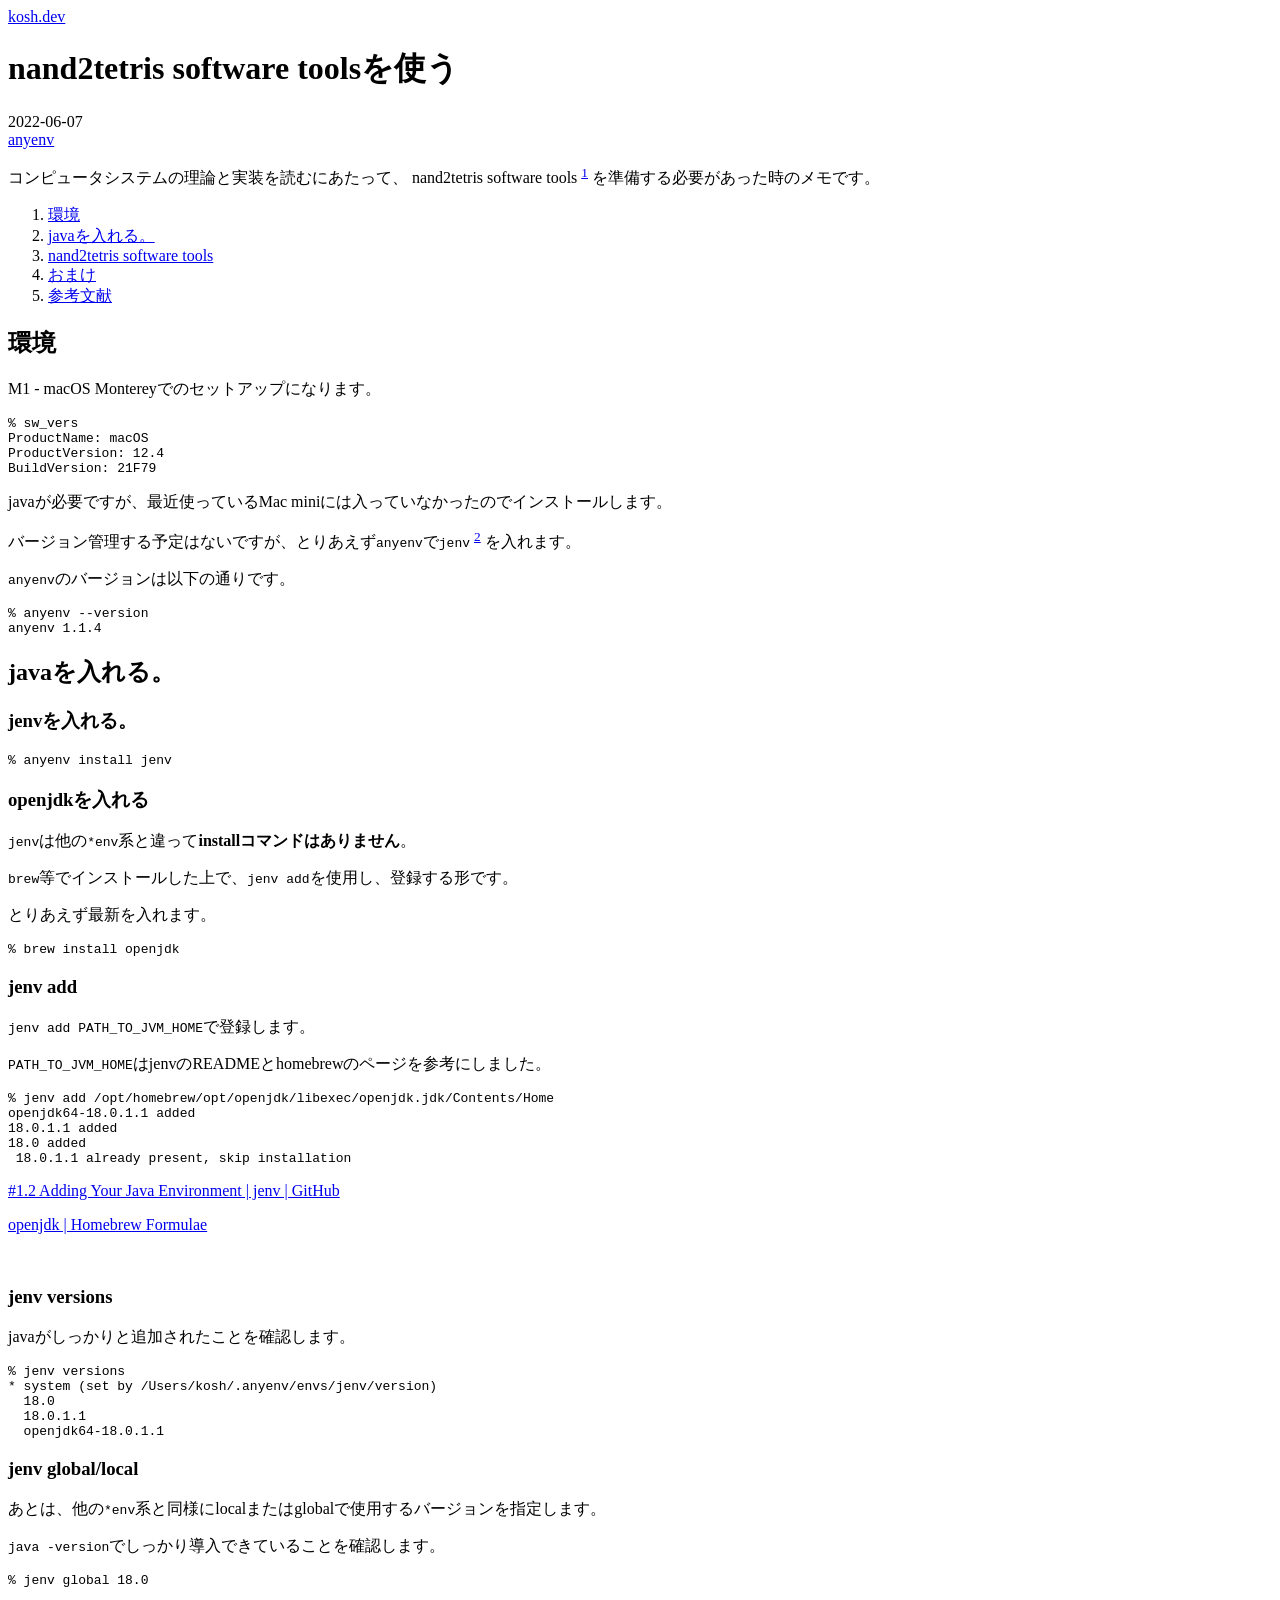
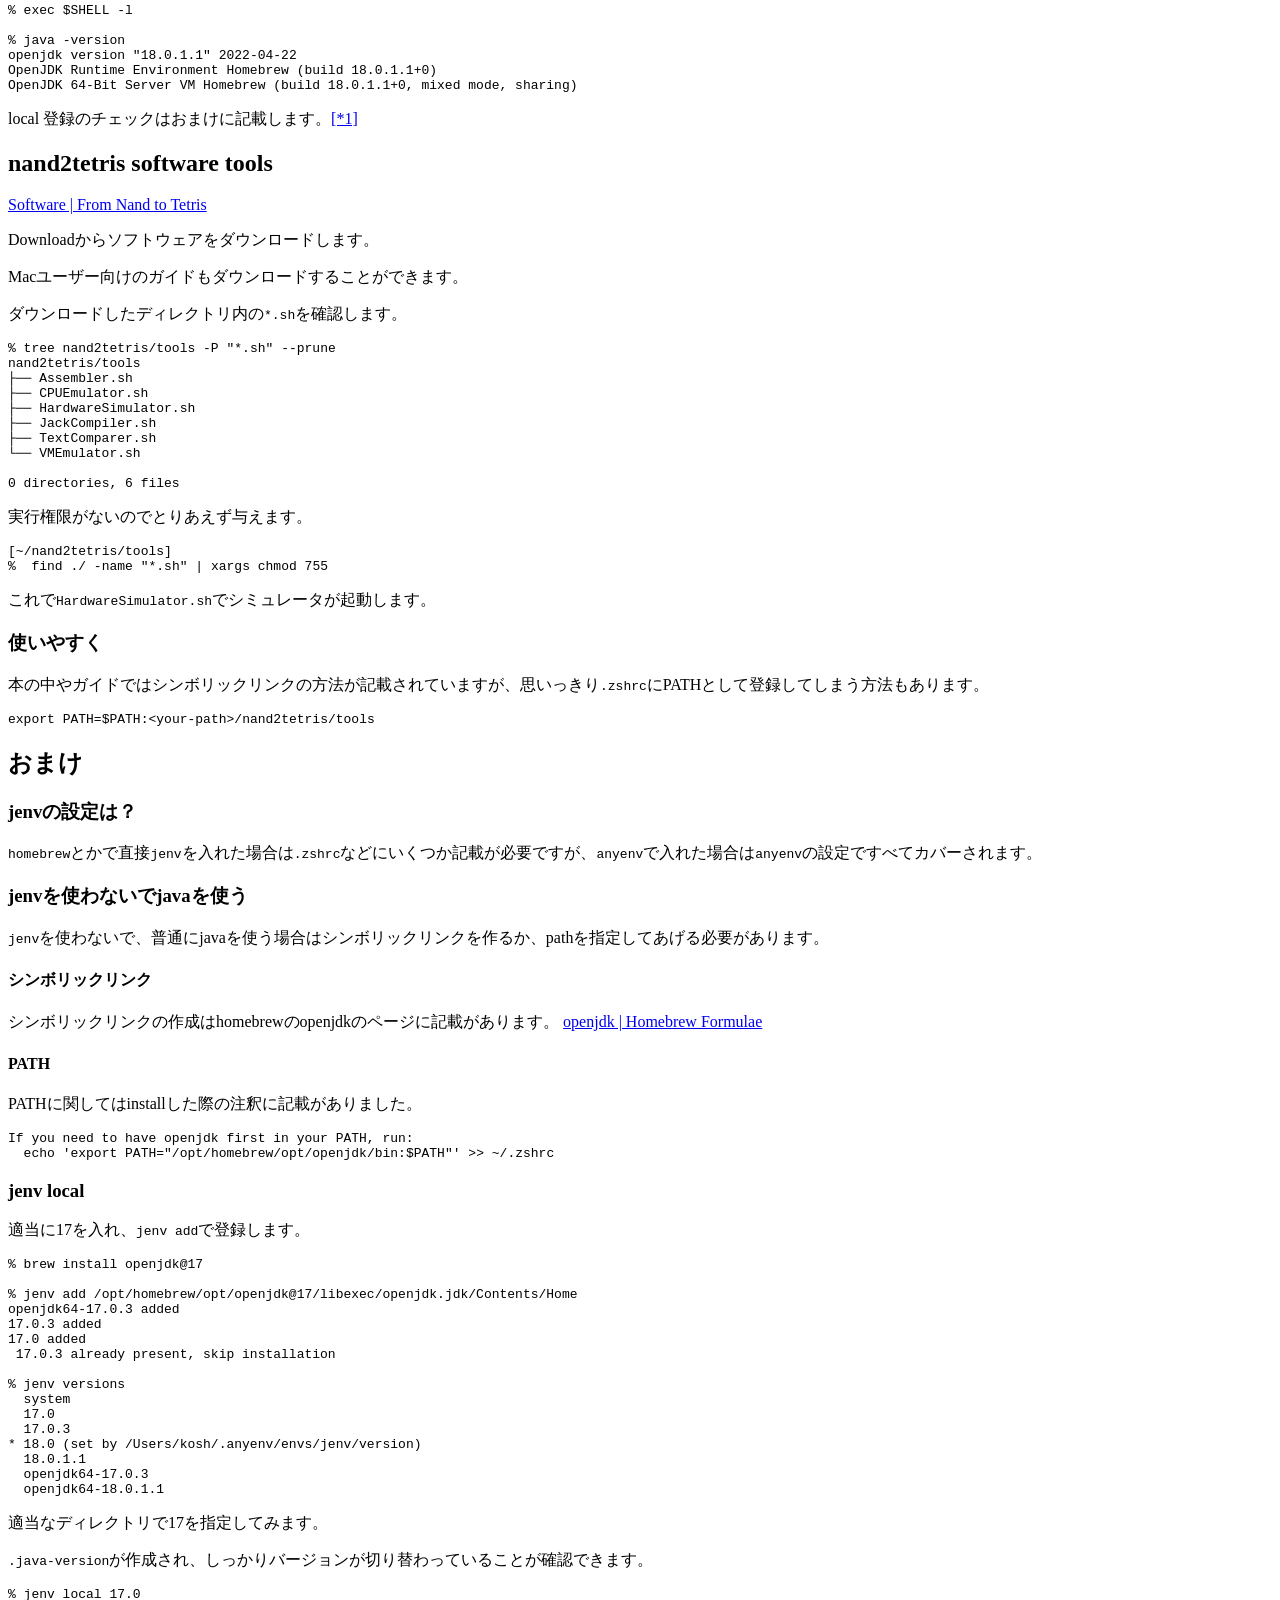
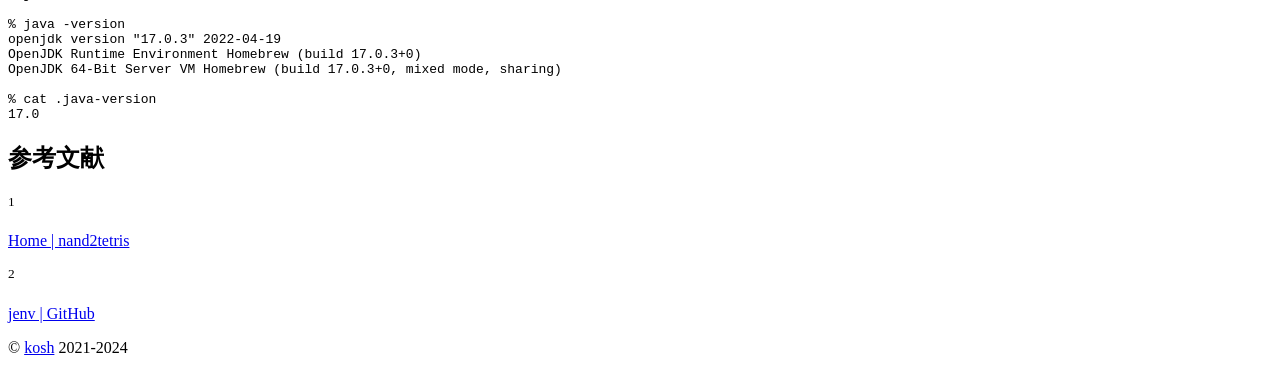
<file: article/11/index.html>
<!DOCTYPE html>
<html lang="en">


  <head prefix="og: http://ogp.me/ns# fb: http://ogp.me/ns/fb# article: http://ogp.me/ns/article#">
  

  <meta charset="utf-8">
  <meta name="viewport" content="width=device-width, initial-scale=1.0, minimum-scale=1.0,maximum-scale=1.0">

  
  <link href="https://fonts.googleapis.com/css2?family=Noto+Sans+JP:wght@100;300;400;700&display=swap" rel="stylesheet">
  <link href="https://fonts.googleapis.com/css2?family=Noto+Sans+Mono&display=swap" rel="stylesheet">


  
  <link type="image/ico" rel="icon" href="/favicon.ico"/>
  <link rel="shortcut icon" href="https://www.kosh.dev/favicon.ico"/>
  <link rel="apple-touch-icon" type="image/png" sizes="180x180" href="https://www.kosh.dev/icon/apple-touch-icon.png" />
  <link rel="icon" type="image/png" href=href="https://www.kosh.dev/icon/android-chrome-192x192.png"/>
  <link rel="icon" type="image/png" sizes="32x32" href=""/icon/icon-32x32.png", trailing_slash=false) | safe }}"/>
  <link rel="icon" type="image/png" sizes="16x16" href="/icon/icon-16x16.png", trailing_slash=false) | safe }}"/>
  <meta name="theme-color" content="#ffffff"/>

  
  <link rel ="stylesheet" href="https://www.kosh.dev/main.css"/>

  
  
  
  <meta property="og:site_name" content="kosh.dev" />
  <meta name="twitter:card" content="summary_large_image">
  <meta property="og:image" content="https:&#x2F;&#x2F;www.kosh.dev/icon/og-image.png" />

  
<title>nand2tetris software toolsを使う | kosh.dev</title>
<meta name="description" content="コンピュータシステムの理論と実装を読むにあたって、 nand2tetris software tools を準備する必要があった時のメモです。" />
<meta property="og:type" content="article" />
<meta property="og:url" content="https:&#x2F;&#x2F;www.kosh.dev/article/11/" />


</head>

<body>
  <header id="header" class="pinned" ><div class="items">
        <div class="item logo"><a href="/">kosh.dev</a></div></div>
  </header>

  <main>
    

<div class="article">
    <h1 class="title">nand2tetris software toolsを使う</h1>
    <div class='info'>
        <div class='date'>2022-06-07</div>
        
            
            <div class="htag"><a href="https://www.kosh.dev/tags/anyenv/">anyenv</a></div>
            
        
    </div>


<p>コンピュータシステムの理論と実装を読むにあたって、 nand2tetris software tools <sup class="footnote-reference"><a href="#1">1</a></sup> を準備する必要があった時のメモです。</p>
<p>
<div class="toc" id="toc"><ol>
    
        <li><a href="https://www.kosh.dev/article/11/#huan-jing">環境</a></li> 
    
        <li><a href="https://www.kosh.dev/article/11/#javaworu-reru">javaを入れる。</a></li> 
    
        <li><a href="https://www.kosh.dev/article/11/#nand2tetris-software-tools">nand2tetris software tools</a></li> 
    
        <li><a href="https://www.kosh.dev/article/11/#omake">おまけ</a></li> 
    
        <li><a href="https://www.kosh.dev/article/11/#can-kao-wen-xian">参考文献</a></li> 
     
</ol></div></p>
<h2 id="huan-jing">環境</h2>
<p>M1 - macOS Montereyでのセットアップになります。</p>
<pre data-lang="bash" class="language-bash z-code"><code class="language-bash" data-lang="bash"><span class="z-source z-shell z-bash"><span class="z-meta z-function-call z-shell"><span class="z-variable z-function z-shell"><span class="z-meta z-group z-expansion z-job z-shell"><span class="z-punctuation z-definition z-variable z-job z-shell">%</span></span></span></span><span class="z-meta z-function-call z-arguments z-shell"> sw_vers</span>
<span class="z-meta z-function-call z-shell"><span class="z-variable z-function z-shell">ProductName:</span></span><span class="z-meta z-function-call z-arguments z-shell"> macOS</span>
<span class="z-meta z-function-call z-shell"><span class="z-variable z-function z-shell">ProductVersion:</span></span><span class="z-meta z-function-call z-arguments z-shell"> 12.4</span>
<span class="z-meta z-function-call z-shell"><span class="z-variable z-function z-shell">BuildVersion:</span></span><span class="z-meta z-function-call z-arguments z-shell"> 21F79</span>
</span></code></pre>
<p>javaが必要ですが、最近使っているMac miniには入っていなかったのでインストールします。</p>
<p>バージョン管理する予定はないですが、とりあえず<code>anyenv</code>で<code>jenv</code> <sup class="footnote-reference"><a href="#2">2</a></sup> を入れます。</p>
<p><code>anyenv</code>のバージョンは以下の通りです。</p>
<pre data-lang="bash" class="language-bash z-code"><code class="language-bash" data-lang="bash"><span class="z-source z-shell z-bash"><span class="z-meta z-function-call z-shell"><span class="z-variable z-function z-shell"><span class="z-meta z-group z-expansion z-job z-shell"><span class="z-punctuation z-definition z-variable z-job z-shell">%</span></span></span></span><span class="z-meta z-function-call z-arguments z-shell"> anyenv<span class="z-variable z-parameter z-option z-shell"><span class="z-punctuation z-definition z-parameter z-shell"> --</span>version</span></span>
<span class="z-meta z-function-call z-shell"><span class="z-variable z-function z-shell">anyenv</span></span><span class="z-meta z-function-call z-arguments z-shell"> 1.1.4</span>
</span></code></pre>
<h2 id="javaworu-reru">javaを入れる。</h2>
<h3 id="jenvworu-reru">jenvを入れる。</h3>
<pre data-lang="bash" class="language-bash z-code"><code class="language-bash" data-lang="bash"><span class="z-source z-shell z-bash"><span class="z-meta z-function-call z-shell"><span class="z-variable z-function z-shell"><span class="z-meta z-group z-expansion z-job z-shell"><span class="z-punctuation z-definition z-variable z-job z-shell">%</span></span></span></span><span class="z-meta z-function-call z-arguments z-shell"> anyenv install jenv</span>
</span></code></pre>
<h3 id="openjdkworu-reru">openjdkを入れる</h3>
<p><code>jenv</code>は他の<code>*env</code>系と違って<strong>installコマンドはありません</strong>。</p>
<p><code>brew</code>等でインストールした上で、<code>jenv add</code>を使用し、登録する形です。</p>
<p>とりあえず最新を入れます。</p>
<pre data-lang="bash" class="language-bash z-code"><code class="language-bash" data-lang="bash"><span class="z-source z-shell z-bash"><span class="z-meta z-function-call z-shell"><span class="z-variable z-function z-shell"><span class="z-meta z-group z-expansion z-job z-shell"><span class="z-punctuation z-definition z-variable z-job z-shell">%</span></span></span></span><span class="z-meta z-function-call z-arguments z-shell"> brew install openjdk</span>
</span></code></pre>
<h3 id="jenv-add">jenv add</h3>
<p><code>jenv add PATH_TO_JVM_HOME</code>で登録します。</p>
<p><code>PATH_TO_JVM_HOME</code>はjenvのREADMEとhomebrewのページを参考にしました。</p>
<pre data-lang="bash" class="language-bash z-code"><code class="language-bash" data-lang="bash"><span class="z-source z-shell z-bash"><span class="z-meta z-function-call z-shell"><span class="z-variable z-function z-shell"><span class="z-meta z-group z-expansion z-job z-shell"><span class="z-punctuation z-definition z-variable z-job z-shell">%</span></span></span></span><span class="z-meta z-function-call z-arguments z-shell"> jenv add /opt/homebrew/opt/openjdk/libexec/openjdk.jdk/Contents/Home</span>
<span class="z-meta z-function-call z-shell"><span class="z-variable z-function z-shell">openjdk64-18.0.1.1</span></span><span class="z-meta z-function-call z-arguments z-shell"> added</span>
<span class="z-meta z-function-call z-shell"><span class="z-variable z-function z-shell">18.0.1.1</span></span><span class="z-meta z-function-call z-arguments z-shell"> added</span>
<span class="z-meta z-function-call z-shell"><span class="z-variable z-function z-shell">18.0</span></span><span class="z-meta z-function-call z-arguments z-shell"> added</span>
 <span class="z-meta z-function-call z-shell"><span class="z-variable z-function z-shell">18.0.1.1</span></span><span class="z-meta z-function-call z-arguments z-shell"> already present, skip installation</span>
</span></code></pre>
<p><a href="https://github.com/jenv/jenv#12-adding-your-java-environment">#1.2 Adding Your Java Environment | jenv | GitHub</a></p>
<p><a href="https://formulae.brew.sh/formula/openjdk">openjdk | Homebrew Formulae</a></p>
<br>
<h3 id="jenv-versions">jenv versions</h3>
<p>javaがしっかりと追加されたことを確認します。</p>
<pre data-lang="bash" class="language-bash z-code"><code class="language-bash" data-lang="bash"><span class="z-source z-shell z-bash"><span class="z-meta z-function-call z-shell"><span class="z-variable z-function z-shell"><span class="z-meta z-group z-expansion z-job z-shell"><span class="z-punctuation z-definition z-variable z-job z-shell">%</span></span></span></span><span class="z-meta z-function-call z-arguments z-shell"> jenv versions</span>
<span class="z-meta z-function-call z-shell"><span class="z-variable z-function z-shell">*</span></span><span class="z-meta z-function-call z-arguments z-shell"> system (set by /Users/kosh/.anyenv/envs/jenv/version</span><span class="z-meta z-function-call z-shell"></span>)
  <span class="z-meta z-function-call z-shell"><span class="z-variable z-function z-shell">18.0</span></span>
  <span class="z-meta z-function-call z-shell"><span class="z-variable z-function z-shell">18.0.1.1</span></span>
  <span class="z-meta z-function-call z-shell"><span class="z-variable z-function z-shell">openjdk64-18.0.1.1</span></span>
</span></code></pre>
<h3 id="jenv-global-local">jenv global/local</h3>
<p>あとは、他の<code>*env</code>系と同様にlocalまたはglobalで使用するバージョンを指定します。</p>
<p><code>java -version</code>でしっかり導入できていることを確認します。</p>
<pre data-lang="bash" class="language-bash z-code"><code class="language-bash" data-lang="bash"><span class="z-source z-shell z-bash"><span class="z-meta z-function-call z-shell"><span class="z-variable z-function z-shell"><span class="z-meta z-group z-expansion z-job z-shell"><span class="z-punctuation z-definition z-variable z-job z-shell">%</span></span></span></span><span class="z-meta z-function-call z-arguments z-shell"> jenv global 18.0</span>

<span class="z-meta z-function-call z-shell"><span class="z-variable z-function z-shell"><span class="z-meta z-group z-expansion z-job z-shell"><span class="z-punctuation z-definition z-variable z-job z-shell">%</span></span></span></span><span class="z-meta z-function-call z-arguments z-shell"> exec <span class="z-meta z-group z-expansion z-parameter z-shell"><span class="z-punctuation z-definition z-variable z-shell">$</span><span class="z-variable z-other z-readwrite z-shell">SHELL</span></span><span class="z-variable z-parameter z-option z-shell"><span class="z-punctuation z-definition z-parameter z-shell"> -</span>l</span></span>

<span class="z-meta z-function-call z-shell"><span class="z-variable z-function z-shell"><span class="z-meta z-group z-expansion z-job z-shell"><span class="z-punctuation z-definition z-variable z-job z-shell">%</span></span></span></span><span class="z-meta z-function-call z-arguments z-shell"> java<span class="z-variable z-parameter z-option z-shell"><span class="z-punctuation z-definition z-parameter z-shell"> -</span>version</span></span>
<span class="z-meta z-function-call z-shell"><span class="z-variable z-function z-shell">openjdk</span></span><span class="z-meta z-function-call z-arguments z-shell"> version <span class="z-string z-quoted z-double z-shell"><span class="z-punctuation z-definition z-string z-begin z-shell">&quot;</span>18.0.1.1<span class="z-punctuation z-definition z-string z-end z-shell">&quot;</span></span> 2022-04-22</span>
<span class="z-meta z-function-call z-shell"><span class="z-variable z-function z-shell">OpenJDK</span></span><span class="z-meta z-function-call z-arguments z-shell"> Runtime Environment Homebrew (build 18.0.1.1+0</span><span class="z-meta z-function-call z-shell"></span>)
<span class="z-meta z-function-call z-shell"><span class="z-variable z-function z-shell">OpenJDK</span></span><span class="z-meta z-function-call z-arguments z-shell"> 64-Bit Server VM Homebrew (build 18.0.1.1+0, mixed mode, sharing</span><span class="z-meta z-function-call z-shell"></span>)
</span></code></pre>
<p>local 登録のチェックはおまけに記載します。<a href="https://www.kosh.dev/article/11/#jenv-local">[*1]</a></p>
<h2 id="nand2tetris-software-tools">nand2tetris software tools</h2>
<p><a href="https://www.nand2tetris.org/software">Software | From Nand to Tetris</a></p>
<p>Downloadからソフトウェアをダウンロードします。</p>
<p>Macユーザー向けのガイドもダウンロードすることができます。</p>
<p>ダウンロードしたディレクトリ内の<code>*.sh</code>を確認します。</p>
<pre data-lang="bash" class="language-bash z-code"><code class="language-bash" data-lang="bash"><span class="z-source z-shell z-bash"><span class="z-meta z-function-call z-shell"><span class="z-variable z-function z-shell"><span class="z-meta z-group z-expansion z-job z-shell"><span class="z-punctuation z-definition z-variable z-job z-shell">%</span></span></span></span><span class="z-meta z-function-call z-arguments z-shell"> tree nand2tetris/tools<span class="z-variable z-parameter z-option z-shell"><span class="z-punctuation z-definition z-parameter z-shell"> -</span>P</span> <span class="z-string z-quoted z-double z-shell"><span class="z-punctuation z-definition z-string z-begin z-shell">&quot;</span>*.sh<span class="z-punctuation z-definition z-string z-end z-shell">&quot;</span></span><span class="z-variable z-parameter z-option z-shell"><span class="z-punctuation z-definition z-parameter z-shell"> --</span>prune</span></span>
<span class="z-meta z-function-call z-shell"><span class="z-variable z-function z-shell">nand2tetris/tools</span></span>
<span class="z-meta z-function-call z-shell"><span class="z-variable z-function z-shell">├──</span></span><span class="z-meta z-function-call z-arguments z-shell"> Assembler.sh</span>
<span class="z-meta z-function-call z-shell"><span class="z-variable z-function z-shell">├──</span></span><span class="z-meta z-function-call z-arguments z-shell"> CPUEmulator.sh</span>
<span class="z-meta z-function-call z-shell"><span class="z-variable z-function z-shell">├──</span></span><span class="z-meta z-function-call z-arguments z-shell"> HardwareSimulator.sh</span>
<span class="z-meta z-function-call z-shell"><span class="z-variable z-function z-shell">├──</span></span><span class="z-meta z-function-call z-arguments z-shell"> JackCompiler.sh</span>
<span class="z-meta z-function-call z-shell"><span class="z-variable z-function z-shell">├──</span></span><span class="z-meta z-function-call z-arguments z-shell"> TextComparer.sh</span>
<span class="z-meta z-function-call z-shell"><span class="z-variable z-function z-shell">└──</span></span><span class="z-meta z-function-call z-arguments z-shell"> VMEmulator.sh</span>

<span class="z-meta z-function-call z-shell"><span class="z-variable z-function z-shell">0</span></span><span class="z-meta z-function-call z-arguments z-shell"> directories, 6 files</span>
</span></code></pre>
<p>実行権限がないのでとりあえず与えます。</p>
<pre data-lang="bash" class="language-bash z-code"><code class="language-bash" data-lang="bash"><span class="z-source z-shell z-bash"><span class="z-meta z-function-call z-shell"><span class="z-variable z-function z-shell">[<span class="z-meta z-group z-expansion z-tilde"><span class="z-variable z-language z-tilde z-shell">~</span></span>/nand2tetris/tools]</span></span><span class="z-meta z-function-call z-arguments z-shell"> </span>
<span class="z-meta z-function-call z-shell"><span class="z-variable z-function z-shell"><span class="z-meta z-group z-expansion z-job z-shell"><span class="z-punctuation z-definition z-variable z-job z-shell">%</span></span></span></span><span class="z-meta z-function-call z-arguments z-shell">  find ./<span class="z-variable z-parameter z-option z-shell"><span class="z-punctuation z-definition z-parameter z-shell"> -</span>name</span> <span class="z-string z-quoted z-double z-shell"><span class="z-punctuation z-definition z-string z-begin z-shell">&quot;</span>*.sh<span class="z-punctuation z-definition z-string z-end z-shell">&quot;</span></span></span> <span class="z-keyword z-operator z-logical z-pipe z-shell">|</span> <span class="z-meta z-function-call z-shell"><span class="z-variable z-function z-shell">xargs</span></span><span class="z-meta z-function-call z-arguments z-shell"> chmod 755</span>
</span></code></pre>
<p>これで<code>HardwareSimulator.sh</code>でシミュレータが起動します。</p>
<h3 id="shi-iyasuku">使いやすく</h3>
<p>本の中やガイドではシンボリックリンクの方法が記載されていますが、思いっきり<code>.zshrc</code>にPATHとして登録してしまう方法もあります。</p>
<pre data-lang="bash" class="language-bash z-code"><code class="language-bash" data-lang="bash"><span class="z-source z-shell z-bash"><span class="z-meta z-function-call z-shell"><span class="z-storage z-modifier z-shell">export</span> <span class="z-variable z-other z-readwrite z-assignment z-shell">PATH</span><span class="z-keyword z-operator z-assignment z-shell">=</span><span class="z-string z-unquoted z-shell"><span class="z-meta z-group z-expansion z-parameter z-shell"><span class="z-punctuation z-definition z-variable z-shell">$</span><span class="z-variable z-other z-readwrite z-shell">PATH</span></span>:</span><span class="z-keyword z-operator z-assignment z-redirection z-shell">&lt;</span>your-path<span class="z-keyword z-operator z-assignment z-redirection z-shell">&gt;</span>/nand2tetris/tools</span>
</span></code></pre>
<h2 id="omake">おまけ</h2>
<h3 id="jenvnoshe-ding-ha">jenvの設定は？</h3>
<p><code>homebrew</code>とかで直接<code>jenv</code>を入れた場合は<code>.zshrc</code>などにいくつか記載が必要ですが、<code>anyenv</code>で入れた場合は<code>anyenv</code>の設定ですべてカバーされます。</p>
<h3 id="jenvwoshi-wanaidejavawoshi-u">jenvを使わないでjavaを使う</h3>
<p><code>jenv</code>を使わないで、普通にjavaを使う場合はシンボリックリンクを作るか、pathを指定してあげる必要があります。</p>
<h4 id="sinboritukurinku">シンボリックリンク</h4>
<p>シンボリックリンクの作成はhomebrewのopenjdkのページに記載があります。
<a href="https://formulae.brew.sh/formula/openjdk">openjdk | Homebrew Formulae</a></p>
<h4 id="path">PATH</h4>
<p>PATHに関してはinstallした際の注釈に記載がありました。</p>
<pre data-lang="bash" class="language-bash z-code"><code class="language-bash" data-lang="bash"><span class="z-source z-shell z-bash"><span class="z-meta z-function-call z-shell"><span class="z-variable z-function z-shell">If</span></span><span class="z-meta z-function-call z-arguments z-shell"> you need to have openjdk first in your PATH, run:</span>
  <span class="z-meta z-function-call z-shell"><span class="z-support z-function z-echo z-shell">echo</span></span><span class="z-meta z-function-call z-arguments z-shell"> <span class="z-string z-quoted z-single z-shell"><span class="z-punctuation z-definition z-string z-begin z-shell">&#39;</span>export PATH=&quot;/opt/homebrew/opt/openjdk/bin:$PATH&quot;<span class="z-punctuation z-definition z-string z-end z-shell">&#39;</span></span> <span class="z-keyword z-operator z-assignment z-redirection z-shell">&gt;&gt;</span> <span class="z-meta z-group z-expansion z-tilde"><span class="z-variable z-language z-tilde z-shell">~</span></span>/.zshrc</span>
</span></code></pre>
<h3 id="jenv-local">jenv local</h3>
<p>適当に17を入れ、<code>jenv add</code>で登録します。</p>
<pre data-lang="bash" class="language-bash z-code"><code class="language-bash" data-lang="bash"><span class="z-source z-shell z-bash"><span class="z-meta z-function-call z-shell"><span class="z-variable z-function z-shell"><span class="z-meta z-group z-expansion z-job z-shell"><span class="z-punctuation z-definition z-variable z-job z-shell">%</span></span></span></span><span class="z-meta z-function-call z-arguments z-shell"> brew install openjdk@17</span>

<span class="z-meta z-function-call z-shell"><span class="z-variable z-function z-shell"><span class="z-meta z-group z-expansion z-job z-shell"><span class="z-punctuation z-definition z-variable z-job z-shell">%</span></span></span></span><span class="z-meta z-function-call z-arguments z-shell"> jenv add /opt/homebrew/opt/openjdk@17/libexec/openjdk.jdk/Contents/Home</span>
<span class="z-meta z-function-call z-shell"><span class="z-variable z-function z-shell">openjdk64-17.0.3</span></span><span class="z-meta z-function-call z-arguments z-shell"> added</span>
<span class="z-meta z-function-call z-shell"><span class="z-variable z-function z-shell">17.0.3</span></span><span class="z-meta z-function-call z-arguments z-shell"> added</span>
<span class="z-meta z-function-call z-shell"><span class="z-variable z-function z-shell">17.0</span></span><span class="z-meta z-function-call z-arguments z-shell"> added</span>
 <span class="z-meta z-function-call z-shell"><span class="z-variable z-function z-shell">17.0.3</span></span><span class="z-meta z-function-call z-arguments z-shell"> already present, skip installation</span>

<span class="z-meta z-function-call z-shell"><span class="z-variable z-function z-shell"><span class="z-meta z-group z-expansion z-job z-shell"><span class="z-punctuation z-definition z-variable z-job z-shell">%</span></span></span></span><span class="z-meta z-function-call z-arguments z-shell"> jenv versions                                                          </span>
  <span class="z-meta z-function-call z-shell"><span class="z-variable z-function z-shell">system</span></span>
  <span class="z-meta z-function-call z-shell"><span class="z-variable z-function z-shell">17.0</span></span>
  <span class="z-meta z-function-call z-shell"><span class="z-variable z-function z-shell">17.0.3</span></span>
<span class="z-meta z-function-call z-shell"><span class="z-variable z-function z-shell">*</span></span><span class="z-meta z-function-call z-arguments z-shell"> 18.0 (set by /Users/kosh/.anyenv/envs/jenv/version</span><span class="z-meta z-function-call z-shell"></span>)
  <span class="z-meta z-function-call z-shell"><span class="z-variable z-function z-shell">18.0.1.1</span></span>
  <span class="z-meta z-function-call z-shell"><span class="z-variable z-function z-shell">openjdk64-17.0.3</span></span>
  <span class="z-meta z-function-call z-shell"><span class="z-variable z-function z-shell">openjdk64-18.0.1.1</span></span>
</span></code></pre>
<p>適当なディレクトリで17を指定してみます。</p>
<p><code>.java-version</code>が作成され、しっかりバージョンが切り替わっていることが確認できます。</p>
<pre data-lang="bash" class="language-bash z-code"><code class="language-bash" data-lang="bash"><span class="z-source z-shell z-bash"><span class="z-meta z-function-call z-shell"><span class="z-variable z-function z-shell"><span class="z-meta z-group z-expansion z-job z-shell"><span class="z-punctuation z-definition z-variable z-job z-shell">%</span></span></span></span><span class="z-meta z-function-call z-arguments z-shell"> jenv local 17.0</span>

<span class="z-meta z-function-call z-shell"><span class="z-variable z-function z-shell"><span class="z-meta z-group z-expansion z-job z-shell"><span class="z-punctuation z-definition z-variable z-job z-shell">%</span></span></span></span><span class="z-meta z-function-call z-arguments z-shell"> java<span class="z-variable z-parameter z-option z-shell"><span class="z-punctuation z-definition z-parameter z-shell"> -</span>version</span>  </span>
<span class="z-meta z-function-call z-shell"><span class="z-variable z-function z-shell">openjdk</span></span><span class="z-meta z-function-call z-arguments z-shell"> version <span class="z-string z-quoted z-double z-shell"><span class="z-punctuation z-definition z-string z-begin z-shell">&quot;</span>17.0.3<span class="z-punctuation z-definition z-string z-end z-shell">&quot;</span></span> 2022-04-19</span>
<span class="z-meta z-function-call z-shell"><span class="z-variable z-function z-shell">OpenJDK</span></span><span class="z-meta z-function-call z-arguments z-shell"> Runtime Environment Homebrew (build 17.0.3+0</span><span class="z-meta z-function-call z-shell"></span>)
<span class="z-meta z-function-call z-shell"><span class="z-variable z-function z-shell">OpenJDK</span></span><span class="z-meta z-function-call z-arguments z-shell"> 64-Bit Server VM Homebrew (build 17.0.3+0, mixed mode, sharing</span><span class="z-meta z-function-call z-shell"></span>)

<span class="z-meta z-function-call z-shell"><span class="z-variable z-function z-shell"><span class="z-meta z-group z-expansion z-job z-shell"><span class="z-punctuation z-definition z-variable z-job z-shell">%</span></span></span></span><span class="z-meta z-function-call z-arguments z-shell"> cat .java-version</span>
<span class="z-meta z-function-call z-shell"><span class="z-variable z-function z-shell">17.0</span></span>
</span></code></pre>
<h2 id="can-kao-wen-xian">参考文献</h2>
<div class="footnote-definition" id="1"><sup class="footnote-definition-label">1</sup>
<p><a href="https://www.nand2tetris.org">Home | nand2tetris</a></p>
</div>
<div class="footnote-definition" id="2"><sup class="footnote-definition-label">2</sup>
<p><a href="https://github.com/jenv/jenv">jenv | GitHub</a></p>
</div>

</div>




  </main>

  <footer>
    <div class="item">©&nbsp;<a href='/about/'>kosh</a>&nbsp;2021-2024</div>
    
  </footer>
  
  
  <script async src="https://www.googletagmanager.com/gtag/js?id=G-RVMB5GPN2Z"></script>
  <script src="https://www.kosh.dev/js/google_analytics.js"></script>
  

</body>

</html>
</file>
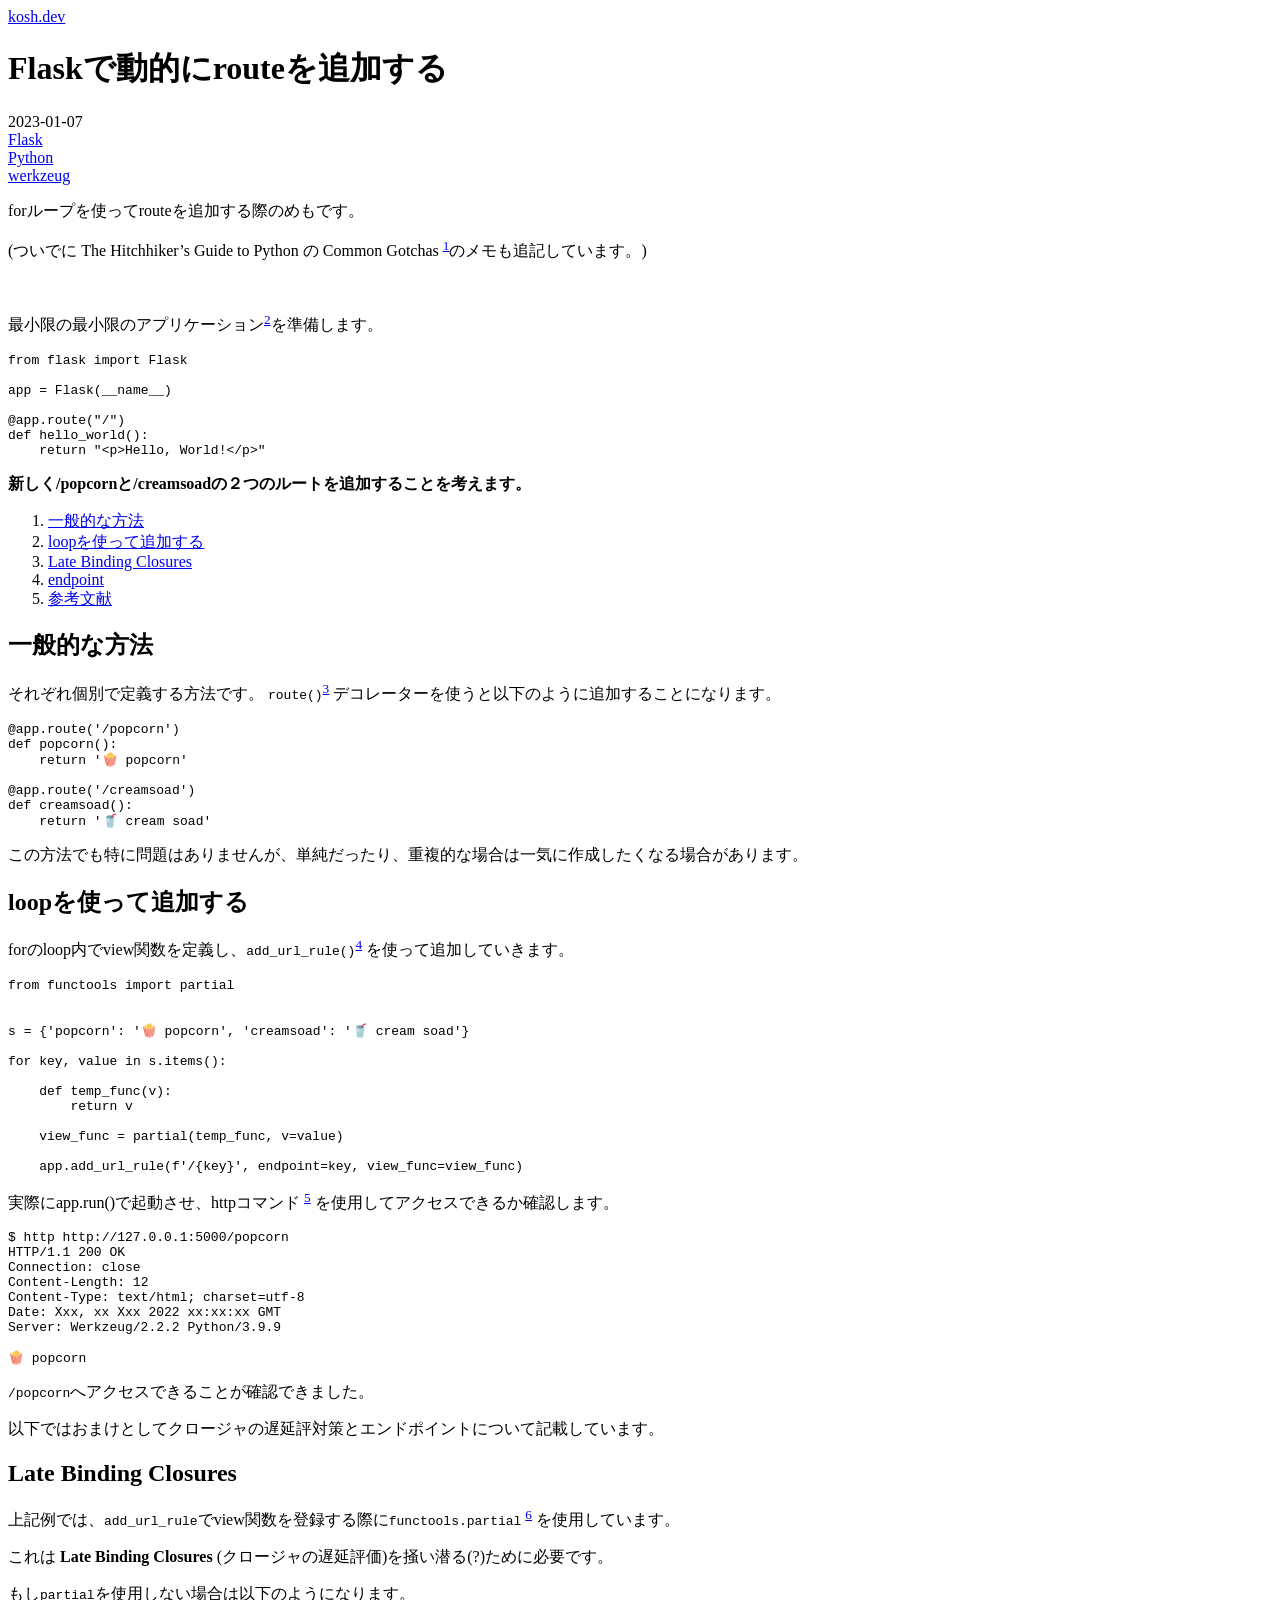
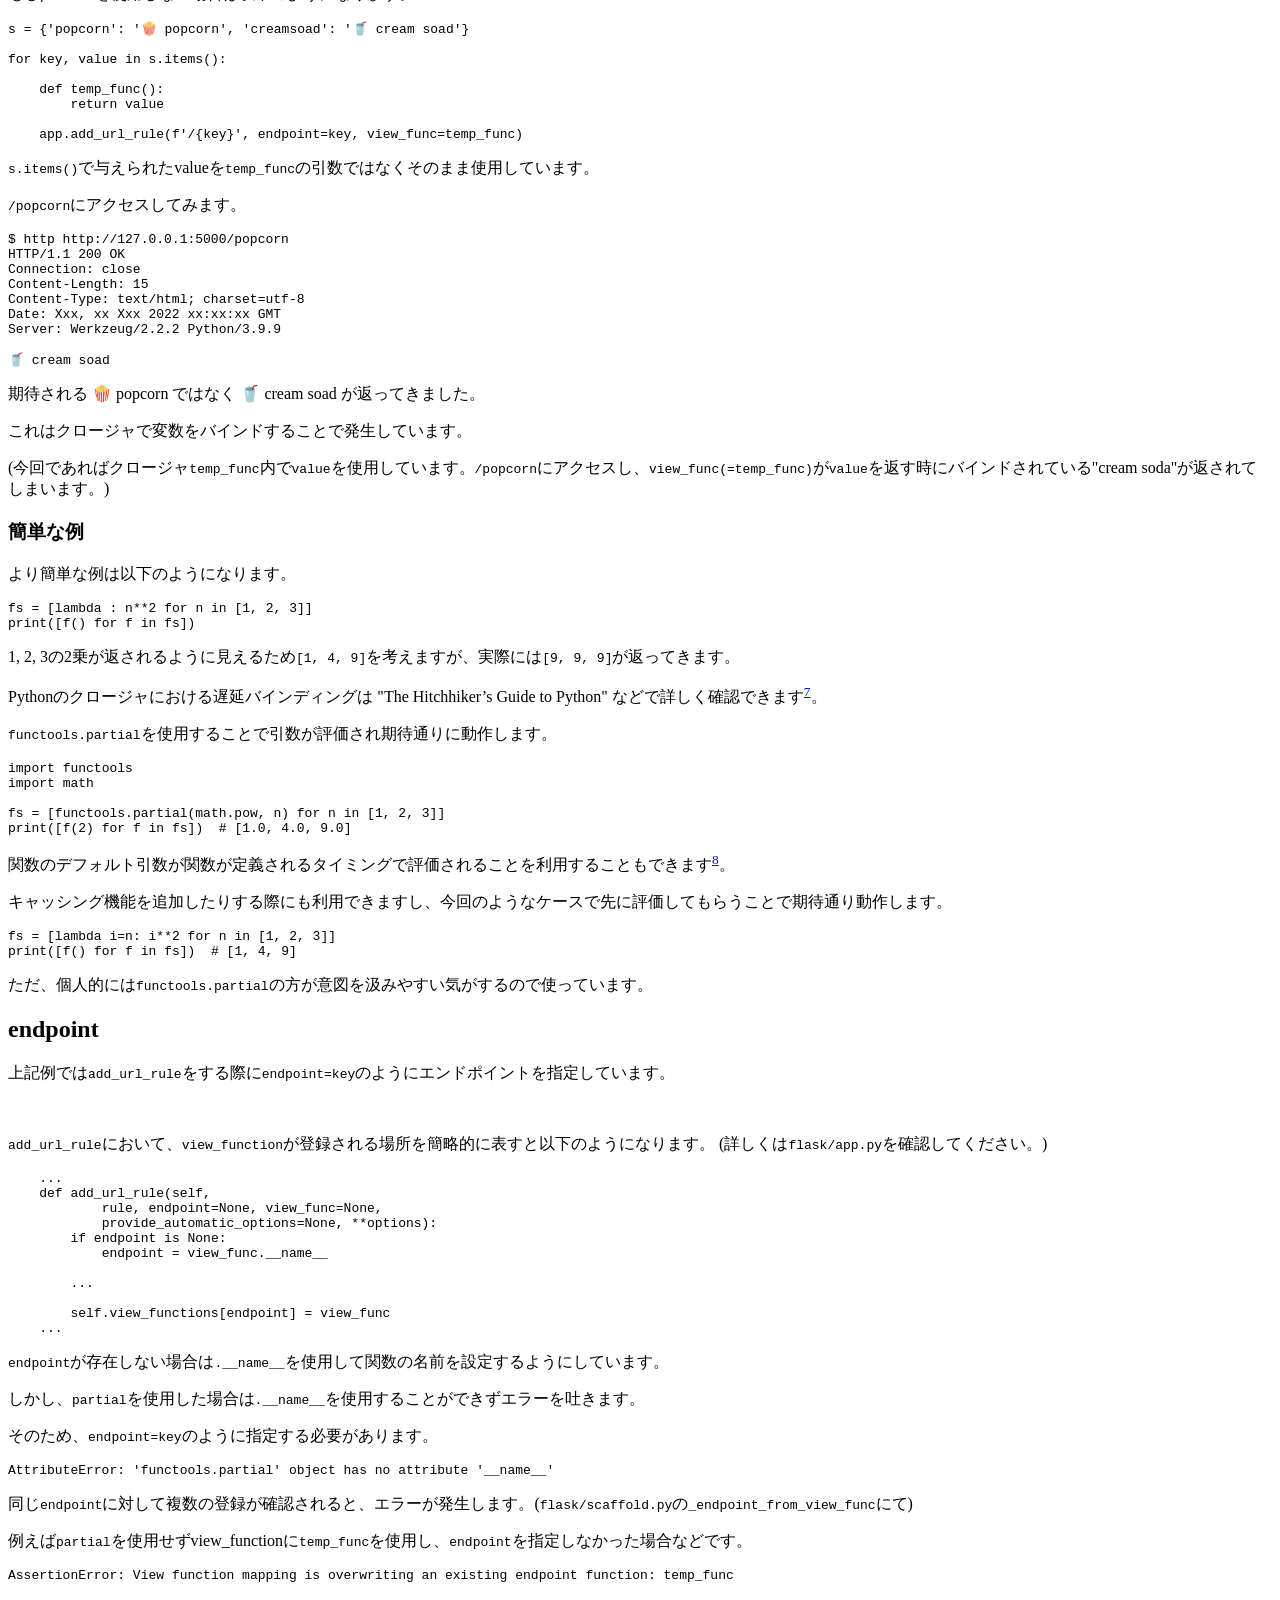
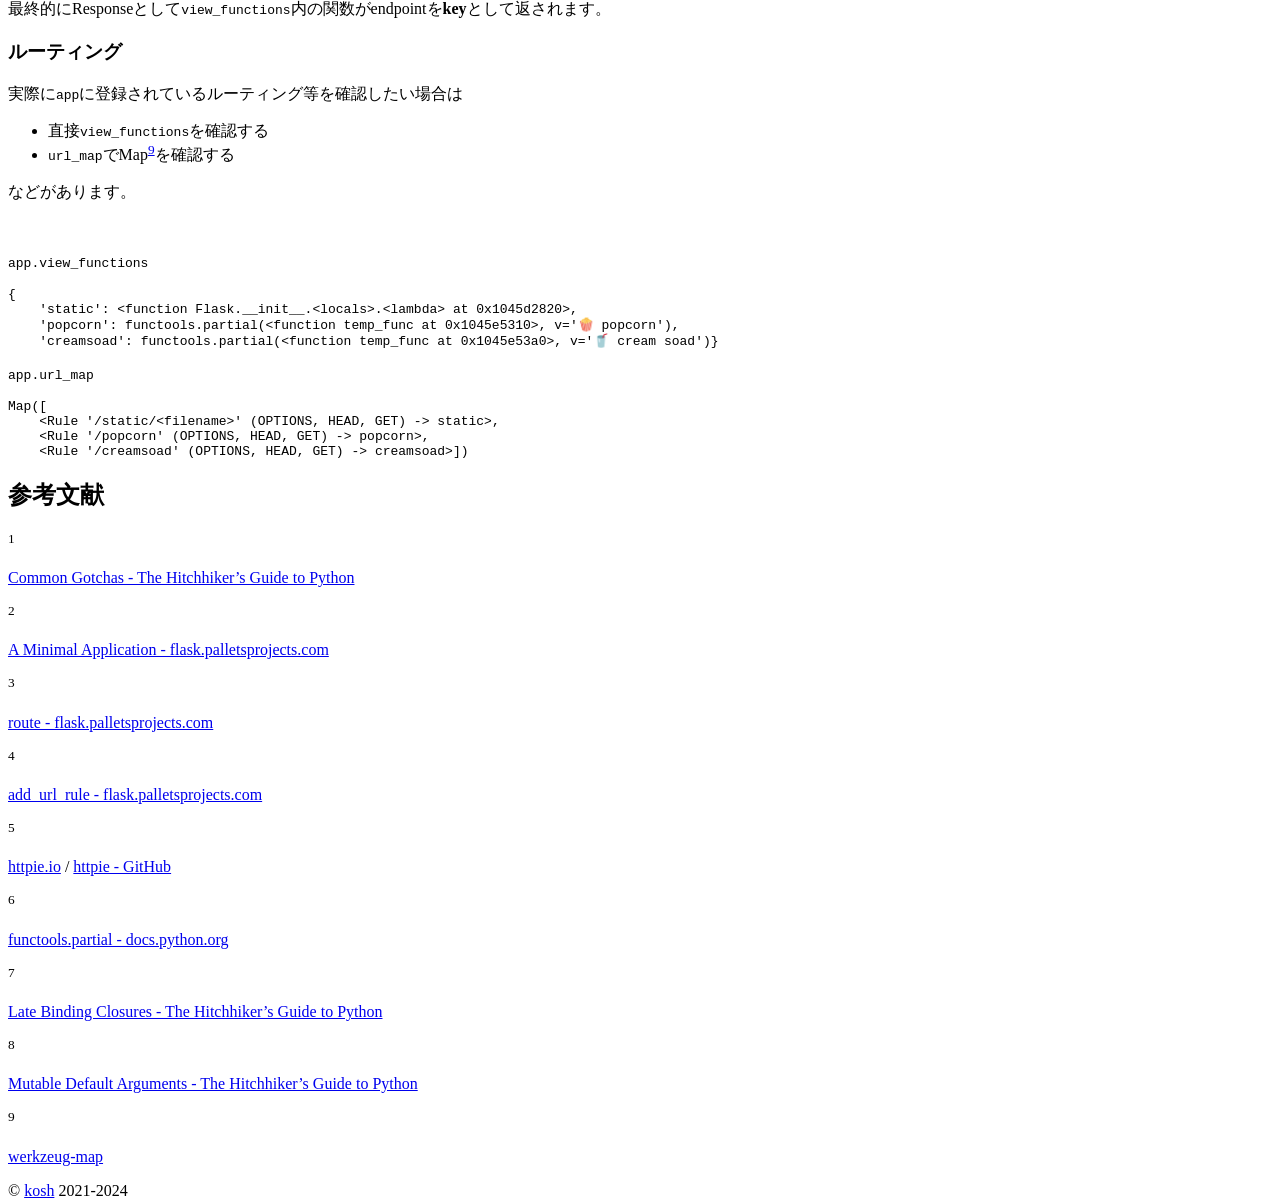
<file: article/12/index.html>
<!DOCTYPE html>
<html lang="en">


  <head prefix="og: http://ogp.me/ns# fb: http://ogp.me/ns/fb# article: http://ogp.me/ns/article#">
  

  <meta charset="utf-8">
  <meta name="viewport" content="width=device-width, initial-scale=1.0, minimum-scale=1.0,maximum-scale=1.0">

  
  <link href="https://fonts.googleapis.com/css2?family=Noto+Sans+JP:wght@100;300;400;700&display=swap" rel="stylesheet">
  <link href="https://fonts.googleapis.com/css2?family=Noto+Sans+Mono&display=swap" rel="stylesheet">


  
  <link type="image/ico" rel="icon" href="/favicon.ico"/>
  <link rel="shortcut icon" href="https://www.kosh.dev/favicon.ico"/>
  <link rel="apple-touch-icon" type="image/png" sizes="180x180" href="https://www.kosh.dev/icon/apple-touch-icon.png" />
  <link rel="icon" type="image/png" href=href="https://www.kosh.dev/icon/android-chrome-192x192.png"/>
  <link rel="icon" type="image/png" sizes="32x32" href=""/icon/icon-32x32.png", trailing_slash=false) | safe }}"/>
  <link rel="icon" type="image/png" sizes="16x16" href="/icon/icon-16x16.png", trailing_slash=false) | safe }}"/>
  <meta name="theme-color" content="#ffffff"/>

  
  <link rel ="stylesheet" href="https://www.kosh.dev/main.css"/>

  
  
  
  <meta property="og:site_name" content="kosh.dev" />
  <meta name="twitter:card" content="summary_large_image">
  <meta property="og:image" content="https:&#x2F;&#x2F;www.kosh.dev/icon/og-image.png" />

  
<title>Flaskで動的にrouteを追加する | kosh.dev</title>
<meta name="description" content="forループを使ってrouteを追加する際のめもです。" />
<meta property="og:type" content="article" />
<meta property="og:url" content="https:&#x2F;&#x2F;www.kosh.dev/article/12/" />


</head>

<body>
  <header id="header" class="pinned" ><div class="items">
        <div class="item logo"><a href="/">kosh.dev</a></div></div>
  </header>

  <main>
    

<div class="article">
    <h1 class="title">Flaskで動的にrouteを追加する</h1>
    <div class='info'>
        <div class='date'>2023-01-07</div>
        
            
            <div class="htag"><a href="https://www.kosh.dev/tags/flask/">Flask</a></div>
            
        
            
            <div class="htag"><a href="https://www.kosh.dev/tags/python/">Python</a></div>
            
        
            
            <div class="htag"><a href="https://www.kosh.dev/tags/werkzeug/">werkzeug</a></div>
            
        
    </div>


<p>forループを使ってrouteを追加する際のめもです。</p>
<p>(ついでに The Hitchhiker’s Guide to Python の Common Gotchas <sup class="footnote-reference"><a href="#6">1</a></sup>のメモも追記しています。) </p>
<br>
<p>最小限の最小限のアプリケーション<sup class="footnote-reference"><a href="#1">2</a></sup>を準備します。</p>
<pre data-lang="python" class="language-python z-code"><code class="language-python" data-lang="python"><span class="z-source z-python"><span class="z-meta z-statement z-import z-python"><span class="z-keyword z-control z-import z-from z-python">from</span></span><span class="z-meta z-statement z-import z-python"><span class="z-meta z-import-source z-python"> <span class="z-meta z-import-path z-python"><span class="z-meta z-import-name z-python">flask</span></span> <span class="z-meta z-statement z-import z-python"><span class="z-keyword z-control z-import z-python">import</span></span></span></span><span class="z-meta z-statement z-import z-python"></span><span class="z-meta z-statement z-import z-python"> <span class="z-meta z-generic-name z-python">Flask</span></span>

<span class="z-meta z-qualified-name z-python"><span class="z-meta z-generic-name z-python">app</span></span> <span class="z-keyword z-operator z-assignment z-python">=</span> <span class="z-meta z-function-call z-python"><span class="z-meta z-qualified-name z-python"><span class="z-variable z-function z-python"><span class="z-meta z-generic-name z-python">Flask</span></span></span></span><span class="z-meta z-function-call z-arguments z-python"><span class="z-punctuation z-section z-arguments z-begin z-python">(</span><span class="z-meta z-qualified-name z-python"><span class="z-support z-variable z-magic z-python">__name__</span></span><span class="z-punctuation z-section z-arguments z-end z-python">)</span></span>

<span class="z-meta z-annotation z-python"><span class="z-punctuation z-definition z-annotation z-python">@</span><span class="z-meta z-annotation z-function z-python"></span></span><span class="z-meta z-annotation z-function z-python"><span class="z-meta z-qualified-name z-python"><span class="z-meta z-generic-name z-python">app</span></span><span class="z-meta z-qualified-name z-python"><span class="z-punctuation z-accessor z-dot z-python">.</span></span><span class="z-meta z-qualified-name z-python"><span class="z-variable z-annotation z-function z-python"><span class="z-meta z-generic-name z-python">route</span></span></span></span><span class="z-meta z-annotation z-function z-python"><span class="z-punctuation z-section z-arguments z-begin z-python">(</span></span><span class="z-meta z-annotation z-arguments z-python"><span class="z-meta z-string z-python"><span class="z-string z-quoted z-double z-python"><span class="z-punctuation z-definition z-string z-begin z-python">&quot;</span></span></span><span class="z-meta z-string z-python"><span class="z-string z-quoted z-double z-python">/<span class="z-punctuation z-definition z-string z-end z-python">&quot;</span></span></span></span><span class="z-meta z-annotation z-function z-python"><span class="z-punctuation z-section z-arguments z-end z-python">)</span></span>
<span class="z-meta z-function z-python"><span class="z-storage z-type z-function z-python"><span class="z-keyword z-declaration z-function z-python">def</span></span> <span class="z-entity z-name z-function z-python"><span class="z-meta z-generic-name z-python">hello_world</span></span></span><span class="z-meta z-function z-parameters z-python"><span class="z-punctuation z-section z-parameters z-begin z-python">(</span></span><span class="z-meta z-function z-parameters z-python"><span class="z-punctuation z-section z-parameters z-end z-python">)</span></span><span class="z-meta z-function z-python"><span class="z-punctuation z-section z-function z-begin z-python">:</span></span>
    <span class="z-keyword z-control z-flow z-return z-python">return</span> <span class="z-meta z-string z-python"><span class="z-string z-quoted z-double z-python"><span class="z-punctuation z-definition z-string z-begin z-python">&quot;</span></span></span><span class="z-meta z-string z-python"><span class="z-string z-quoted z-double z-python">&lt;p&gt;Hello, World!&lt;/p&gt;<span class="z-punctuation z-definition z-string z-end z-python">&quot;</span></span></span>
</span></code></pre>
<p><strong>新しく/popcornと/creamsoadの２つのルートを追加することを考えます。</strong></p>
<p>
<div class="toc" id="toc"><ol>
    
        <li><a href="https://www.kosh.dev/article/12/#yi-ban-de-nafang-fa">一般的な方法</a></li> 
    
        <li><a href="https://www.kosh.dev/article/12/#loopwoshi-tutezhui-jia-suru">loopを使って追加する</a></li> 
    
        <li><a href="https://www.kosh.dev/article/12/#late-binding-closures">Late Binding Closures</a></li> 
    
        <li><a href="https://www.kosh.dev/article/12/#endpoint">endpoint</a></li> 
    
        <li><a href="https://www.kosh.dev/article/12/#can-kao-wen-xian">参考文献</a></li> 
     
</ol></div></p>
<h2 id="yi-ban-de-nafang-fa">一般的な方法</h2>
<p>それぞれ個別で定義する方法です。 <code>route()</code><sup class="footnote-reference"><a href="#2">3</a></sup> デコレーターを使うと以下のように追加することになります。</p>
<pre data-lang="python" class="language-python z-code"><code class="language-python" data-lang="python"><span class="z-source z-python"><span class="z-meta z-annotation z-python"><span class="z-punctuation z-definition z-annotation z-python">@</span><span class="z-meta z-annotation z-function z-python"></span></span><span class="z-meta z-annotation z-function z-python"><span class="z-meta z-qualified-name z-python"><span class="z-meta z-generic-name z-python">app</span></span><span class="z-meta z-qualified-name z-python"><span class="z-punctuation z-accessor z-dot z-python">.</span></span><span class="z-meta z-qualified-name z-python"><span class="z-variable z-annotation z-function z-python"><span class="z-meta z-generic-name z-python">route</span></span></span></span><span class="z-meta z-annotation z-function z-python"><span class="z-punctuation z-section z-arguments z-begin z-python">(</span></span><span class="z-meta z-annotation z-arguments z-python"><span class="z-meta z-string z-python"><span class="z-string z-quoted z-single z-python"><span class="z-punctuation z-definition z-string z-begin z-python">&#39;</span></span></span><span class="z-meta z-string z-python"><span class="z-string z-quoted z-single z-python">/popcorn<span class="z-punctuation z-definition z-string z-end z-python">&#39;</span></span></span></span><span class="z-meta z-annotation z-function z-python"><span class="z-punctuation z-section z-arguments z-end z-python">)</span></span>
<span class="z-meta z-function z-python"><span class="z-storage z-type z-function z-python"><span class="z-keyword z-declaration z-function z-python">def</span></span> <span class="z-entity z-name z-function z-python"><span class="z-meta z-generic-name z-python">popcorn</span></span></span><span class="z-meta z-function z-parameters z-python"><span class="z-punctuation z-section z-parameters z-begin z-python">(</span></span><span class="z-meta z-function z-parameters z-python"><span class="z-punctuation z-section z-parameters z-end z-python">)</span></span><span class="z-meta z-function z-python"><span class="z-punctuation z-section z-function z-begin z-python">:</span></span>
    <span class="z-keyword z-control z-flow z-return z-python">return</span> <span class="z-meta z-string z-python"><span class="z-string z-quoted z-single z-python"><span class="z-punctuation z-definition z-string z-begin z-python">&#39;</span></span></span><span class="z-meta z-string z-python"><span class="z-string z-quoted z-single z-python">🍿 popcorn<span class="z-punctuation z-definition z-string z-end z-python">&#39;</span></span></span>

<span class="z-meta z-annotation z-python"><span class="z-punctuation z-definition z-annotation z-python">@</span><span class="z-meta z-annotation z-function z-python"></span></span><span class="z-meta z-annotation z-function z-python"><span class="z-meta z-qualified-name z-python"><span class="z-meta z-generic-name z-python">app</span></span><span class="z-meta z-qualified-name z-python"><span class="z-punctuation z-accessor z-dot z-python">.</span></span><span class="z-meta z-qualified-name z-python"><span class="z-variable z-annotation z-function z-python"><span class="z-meta z-generic-name z-python">route</span></span></span></span><span class="z-meta z-annotation z-function z-python"><span class="z-punctuation z-section z-arguments z-begin z-python">(</span></span><span class="z-meta z-annotation z-arguments z-python"><span class="z-meta z-string z-python"><span class="z-string z-quoted z-single z-python"><span class="z-punctuation z-definition z-string z-begin z-python">&#39;</span></span></span><span class="z-meta z-string z-python"><span class="z-string z-quoted z-single z-python">/creamsoad<span class="z-punctuation z-definition z-string z-end z-python">&#39;</span></span></span></span><span class="z-meta z-annotation z-function z-python"><span class="z-punctuation z-section z-arguments z-end z-python">)</span></span>
<span class="z-meta z-function z-python"><span class="z-storage z-type z-function z-python"><span class="z-keyword z-declaration z-function z-python">def</span></span> <span class="z-entity z-name z-function z-python"><span class="z-meta z-generic-name z-python">creamsoad</span></span></span><span class="z-meta z-function z-parameters z-python"><span class="z-punctuation z-section z-parameters z-begin z-python">(</span></span><span class="z-meta z-function z-parameters z-python"><span class="z-punctuation z-section z-parameters z-end z-python">)</span></span><span class="z-meta z-function z-python"><span class="z-punctuation z-section z-function z-begin z-python">:</span></span>
    <span class="z-keyword z-control z-flow z-return z-python">return</span> <span class="z-meta z-string z-python"><span class="z-string z-quoted z-single z-python"><span class="z-punctuation z-definition z-string z-begin z-python">&#39;</span></span></span><span class="z-meta z-string z-python"><span class="z-string z-quoted z-single z-python">🥤 cream soad<span class="z-punctuation z-definition z-string z-end z-python">&#39;</span></span></span>
</span></code></pre>
<p>この方法でも特に問題はありませんが、単純だったり、重複的な場合は一気に作成したくなる場合があります。</p>
<h2 id="loopwoshi-tutezhui-jia-suru">loopを使って追加する</h2>
<p>forのloop内でview関数を定義し、<code>add_url_rule()</code><sup class="footnote-reference"><a href="#3">4</a></sup> を使って追加していきます。</p>
<pre data-lang="python" class="language-python z-code"><code class="language-python" data-lang="python"><span class="z-source z-python"><span class="z-meta z-statement z-import z-python"><span class="z-keyword z-control z-import z-from z-python">from</span></span><span class="z-meta z-statement z-import z-python"><span class="z-meta z-import-source z-python"> <span class="z-meta z-import-path z-python"><span class="z-meta z-import-name z-python">functools</span></span> <span class="z-meta z-statement z-import z-python"><span class="z-keyword z-control z-import z-python">import</span></span></span></span><span class="z-meta z-statement z-import z-python"></span><span class="z-meta z-statement z-import z-python"> <span class="z-meta z-generic-name z-python">partial</span></span>


<span class="z-meta z-qualified-name z-python"><span class="z-meta z-generic-name z-python">s</span></span> <span class="z-keyword z-operator z-assignment z-python">=</span> <span class="z-meta z-mapping z-python"><span class="z-punctuation z-section z-mapping z-begin z-python">{</span></span><span class="z-meta z-mapping z-key z-python"><span class="z-meta z-string z-python"><span class="z-string z-quoted z-single z-python"><span class="z-punctuation z-definition z-string z-begin z-python">&#39;</span></span></span><span class="z-meta z-string z-python"><span class="z-string z-quoted z-single z-python">popcorn<span class="z-punctuation z-definition z-string z-end z-python">&#39;</span></span></span></span><span class="z-meta z-mapping z-python"><span class="z-punctuation z-separator z-mapping z-key-value z-python">:</span></span><span class="z-meta z-mapping z-python"> </span><span class="z-meta z-mapping z-value z-python"><span class="z-meta z-string z-python"><span class="z-string z-quoted z-single z-python"><span class="z-punctuation z-definition z-string z-begin z-python">&#39;</span></span></span><span class="z-meta z-string z-python"><span class="z-string z-quoted z-single z-python">🍿 popcorn<span class="z-punctuation z-definition z-string z-end z-python">&#39;</span></span></span></span><span class="z-meta z-mapping z-python"><span class="z-punctuation z-separator z-mapping z-python">,</span> </span><span class="z-meta z-mapping z-key z-python"><span class="z-meta z-string z-python"><span class="z-string z-quoted z-single z-python"><span class="z-punctuation z-definition z-string z-begin z-python">&#39;</span></span></span><span class="z-meta z-string z-python"><span class="z-string z-quoted z-single z-python">creamsoad<span class="z-punctuation z-definition z-string z-end z-python">&#39;</span></span></span></span><span class="z-meta z-mapping z-python"><span class="z-punctuation z-separator z-mapping z-key-value z-python">:</span></span><span class="z-meta z-mapping z-python"> </span><span class="z-meta z-mapping z-value z-python"><span class="z-meta z-string z-python"><span class="z-string z-quoted z-single z-python"><span class="z-punctuation z-definition z-string z-begin z-python">&#39;</span></span></span><span class="z-meta z-string z-python"><span class="z-string z-quoted z-single z-python">🥤 cream soad<span class="z-punctuation z-definition z-string z-end z-python">&#39;</span></span></span></span><span class="z-meta z-mapping z-python"><span class="z-punctuation z-section z-mapping z-end z-python">}</span></span>

<span class="z-meta z-statement z-loop z-for z-python"><span class="z-keyword z-control z-loop z-for z-python">for</span> <span class="z-meta z-generic-name z-python">key</span><span class="z-punctuation z-separator z-target-list z-python">,</span> <span class="z-meta z-generic-name z-python">value</span> <span class="z-keyword z-control z-loop z-for z-in z-python">in</span></span><span class="z-meta z-statement z-loop z-for z-python"> <span class="z-meta z-function-call z-python"><span class="z-meta z-qualified-name z-python"><span class="z-meta z-generic-name z-python">s</span></span><span class="z-meta z-qualified-name z-python"><span class="z-punctuation z-accessor z-dot z-python">.</span></span><span class="z-meta z-qualified-name z-python"><span class="z-variable z-function z-python"><span class="z-meta z-generic-name z-python">items</span></span></span></span><span class="z-meta z-function-call z-arguments z-python"><span class="z-punctuation z-section z-arguments z-begin z-python">(</span><span class="z-punctuation z-section z-arguments z-end z-python">)</span></span></span><span class="z-meta z-statement z-loop z-for z-python"><span class="z-punctuation z-section z-block z-loop z-for z-python">:</span></span>

<span class="z-meta z-function z-python">    <span class="z-storage z-type z-function z-python"><span class="z-keyword z-declaration z-function z-python">def</span></span> <span class="z-entity z-name z-function z-python"><span class="z-meta z-generic-name z-python">temp_func</span></span></span><span class="z-meta z-function z-parameters z-python"><span class="z-punctuation z-section z-parameters z-begin z-python">(</span></span><span class="z-meta z-function z-parameters z-python"><span class="z-variable z-parameter z-python">v</span><span class="z-punctuation z-section z-parameters z-end z-python">)</span></span><span class="z-meta z-function z-python"><span class="z-punctuation z-section z-function z-begin z-python">:</span></span>
        <span class="z-keyword z-control z-flow z-return z-python">return</span> <span class="z-meta z-qualified-name z-python"><span class="z-meta z-generic-name z-python">v</span></span>

    <span class="z-meta z-qualified-name z-python"><span class="z-meta z-generic-name z-python">view_func</span></span> <span class="z-keyword z-operator z-assignment z-python">=</span> <span class="z-meta z-function-call z-python"><span class="z-meta z-qualified-name z-python"><span class="z-variable z-function z-python"><span class="z-meta z-generic-name z-python">partial</span></span></span></span><span class="z-meta z-function-call z-arguments z-python"><span class="z-punctuation z-section z-arguments z-begin z-python">(</span><span class="z-meta z-qualified-name z-python"><span class="z-meta z-generic-name z-python">temp_func</span></span><span class="z-punctuation z-separator z-arguments z-python">,</span> <span class="z-variable z-parameter z-python">v</span><span class="z-keyword z-operator z-assignment z-python">=</span><span class="z-meta z-qualified-name z-python"><span class="z-meta z-generic-name z-python">value</span></span><span class="z-punctuation z-section z-arguments z-end z-python">)</span></span>

    <span class="z-meta z-function-call z-python"><span class="z-meta z-qualified-name z-python"><span class="z-meta z-generic-name z-python">app</span></span><span class="z-meta z-qualified-name z-python"><span class="z-punctuation z-accessor z-dot z-python">.</span></span><span class="z-meta z-qualified-name z-python"><span class="z-variable z-function z-python"><span class="z-meta z-generic-name z-python">add_url_rule</span></span></span></span><span class="z-meta z-function-call z-arguments z-python"><span class="z-punctuation z-section z-arguments z-begin z-python">(</span><span class="z-storage z-type z-string z-python">f</span><span class="z-meta z-string z-interpolated z-python"><span class="z-string z-quoted z-single z-python"><span class="z-punctuation z-definition z-string z-begin z-python">&#39;</span></span></span><span class="z-meta z-string z-interpolated z-python"><span class="z-string z-quoted z-single z-python">/</span><span class="z-meta z-interpolation z-python"><span class="z-punctuation z-section z-interpolation z-begin z-python">{</span><span class="z-source z-python z-embedded"><span class="z-meta z-qualified-name z-python"><span class="z-meta z-generic-name z-python">key</span></span></span></span><span class="z-meta z-interpolation z-python"><span class="z-punctuation z-section z-interpolation z-end z-python">}</span></span><span class="z-string z-quoted z-single z-python"><span class="z-punctuation z-definition z-string z-end z-python">&#39;</span></span></span><span class="z-punctuation z-separator z-arguments z-python">,</span> <span class="z-variable z-parameter z-python">endpoint</span><span class="z-keyword z-operator z-assignment z-python">=</span><span class="z-meta z-qualified-name z-python"><span class="z-meta z-generic-name z-python">key</span></span><span class="z-punctuation z-separator z-arguments z-python">,</span> <span class="z-variable z-parameter z-python">view_func</span><span class="z-keyword z-operator z-assignment z-python">=</span><span class="z-meta z-qualified-name z-python"><span class="z-meta z-generic-name z-python">view_func</span></span><span class="z-punctuation z-section z-arguments z-end z-python">)</span></span>
</span></code></pre>
<p>実際にapp.run()で起動させ、httpコマンド <sup class="footnote-reference"><a href="#4">5</a></sup> を使用してアクセスできるか確認します。</p>
<pre data-lang="bash" class="language-bash z-code"><code class="language-bash" data-lang="bash"><span class="z-source z-shell z-bash"><span class="z-meta z-function-call z-shell"><span class="z-variable z-function z-shell">$</span></span><span class="z-meta z-function-call z-arguments z-shell"> http http://127.0.0.1:5000/popcorn</span>
<span class="z-meta z-function-call z-shell"><span class="z-variable z-function z-shell">HTTP/1.1</span></span><span class="z-meta z-function-call z-arguments z-shell"> 200 OK</span>
<span class="z-meta z-function-call z-shell"><span class="z-variable z-function z-shell">Connection:</span></span><span class="z-meta z-function-call z-arguments z-shell"> close</span>
<span class="z-meta z-function-call z-shell"><span class="z-variable z-function z-shell">Content-Length:</span></span><span class="z-meta z-function-call z-arguments z-shell"> 12</span>
<span class="z-meta z-function-call z-shell"><span class="z-variable z-function z-shell">Content-Type:</span></span><span class="z-meta z-function-call z-arguments z-shell"> text/html</span><span class="z-keyword z-operator z-logical z-continue z-shell">;</span> <span class="z-variable z-other z-readwrite z-assignment z-shell">charset</span><span class="z-keyword z-operator z-assignment z-shell">=</span><span class="z-string z-unquoted z-shell">utf-8</span>
<span class="z-meta z-function-call z-shell"><span class="z-variable z-function z-shell">Date:</span></span><span class="z-meta z-function-call z-arguments z-shell"> Xxx, xx Xxx 2022 xx:xx:xx GMT</span>
<span class="z-meta z-function-call z-shell"><span class="z-variable z-function z-shell">Server:</span></span><span class="z-meta z-function-call z-arguments z-shell"> Werkzeug/2.2.2 Python/3.9.9</span>

<span class="z-meta z-function-call z-shell"><span class="z-variable z-function z-shell">🍿</span></span><span class="z-meta z-function-call z-arguments z-shell"> popcorn</span>
</span></code></pre>
<p><code>/popcorn</code>へアクセスできることが確認できました。</p>
<p>以下ではおまけとしてクロージャの遅延評対策とエンドポイントについて記載しています。</p>
<h2 id="late-binding-closures">Late Binding Closures</h2>
<p>上記例では、<code>add_url_rule</code>でview関数を登録する際に<code>functools.partial</code> <sup class="footnote-reference"><a href="#5">6</a></sup> を使用しています。</p>
<p>これは <strong>Late Binding Closures</strong> (クロージャの遅延評価)を掻い潜る(?)ために必要です。</p>
<p>もし<code>partial</code>を使用しない場合は以下のようになります。</p>
<pre data-lang="python" class="language-python z-code"><code class="language-python" data-lang="python"><span class="z-source z-python"><span class="z-meta z-qualified-name z-python"><span class="z-meta z-generic-name z-python">s</span></span> <span class="z-keyword z-operator z-assignment z-python">=</span> <span class="z-meta z-mapping z-python"><span class="z-punctuation z-section z-mapping z-begin z-python">{</span></span><span class="z-meta z-mapping z-key z-python"><span class="z-meta z-string z-python"><span class="z-string z-quoted z-single z-python"><span class="z-punctuation z-definition z-string z-begin z-python">&#39;</span></span></span><span class="z-meta z-string z-python"><span class="z-string z-quoted z-single z-python">popcorn<span class="z-punctuation z-definition z-string z-end z-python">&#39;</span></span></span></span><span class="z-meta z-mapping z-python"><span class="z-punctuation z-separator z-mapping z-key-value z-python">:</span></span><span class="z-meta z-mapping z-python"> </span><span class="z-meta z-mapping z-value z-python"><span class="z-meta z-string z-python"><span class="z-string z-quoted z-single z-python"><span class="z-punctuation z-definition z-string z-begin z-python">&#39;</span></span></span><span class="z-meta z-string z-python"><span class="z-string z-quoted z-single z-python">🍿 popcorn<span class="z-punctuation z-definition z-string z-end z-python">&#39;</span></span></span></span><span class="z-meta z-mapping z-python"><span class="z-punctuation z-separator z-mapping z-python">,</span> </span><span class="z-meta z-mapping z-key z-python"><span class="z-meta z-string z-python"><span class="z-string z-quoted z-single z-python"><span class="z-punctuation z-definition z-string z-begin z-python">&#39;</span></span></span><span class="z-meta z-string z-python"><span class="z-string z-quoted z-single z-python">creamsoad<span class="z-punctuation z-definition z-string z-end z-python">&#39;</span></span></span></span><span class="z-meta z-mapping z-python"><span class="z-punctuation z-separator z-mapping z-key-value z-python">:</span></span><span class="z-meta z-mapping z-python"> </span><span class="z-meta z-mapping z-value z-python"><span class="z-meta z-string z-python"><span class="z-string z-quoted z-single z-python"><span class="z-punctuation z-definition z-string z-begin z-python">&#39;</span></span></span><span class="z-meta z-string z-python"><span class="z-string z-quoted z-single z-python">🥤 cream soad<span class="z-punctuation z-definition z-string z-end z-python">&#39;</span></span></span></span><span class="z-meta z-mapping z-python"><span class="z-punctuation z-section z-mapping z-end z-python">}</span></span>

<span class="z-meta z-statement z-loop z-for z-python"><span class="z-keyword z-control z-loop z-for z-python">for</span> <span class="z-meta z-generic-name z-python">key</span><span class="z-punctuation z-separator z-target-list z-python">,</span> <span class="z-meta z-generic-name z-python">value</span> <span class="z-keyword z-control z-loop z-for z-in z-python">in</span></span><span class="z-meta z-statement z-loop z-for z-python"> <span class="z-meta z-function-call z-python"><span class="z-meta z-qualified-name z-python"><span class="z-meta z-generic-name z-python">s</span></span><span class="z-meta z-qualified-name z-python"><span class="z-punctuation z-accessor z-dot z-python">.</span></span><span class="z-meta z-qualified-name z-python"><span class="z-variable z-function z-python"><span class="z-meta z-generic-name z-python">items</span></span></span></span><span class="z-meta z-function-call z-arguments z-python"><span class="z-punctuation z-section z-arguments z-begin z-python">(</span><span class="z-punctuation z-section z-arguments z-end z-python">)</span></span></span><span class="z-meta z-statement z-loop z-for z-python"><span class="z-punctuation z-section z-block z-loop z-for z-python">:</span></span>

<span class="z-meta z-function z-python">    <span class="z-storage z-type z-function z-python"><span class="z-keyword z-declaration z-function z-python">def</span></span> <span class="z-entity z-name z-function z-python"><span class="z-meta z-generic-name z-python">temp_func</span></span></span><span class="z-meta z-function z-parameters z-python"><span class="z-punctuation z-section z-parameters z-begin z-python">(</span></span><span class="z-meta z-function z-parameters z-python"><span class="z-punctuation z-section z-parameters z-end z-python">)</span></span><span class="z-meta z-function z-python"><span class="z-punctuation z-section z-function z-begin z-python">:</span></span>
        <span class="z-keyword z-control z-flow z-return z-python">return</span> <span class="z-meta z-qualified-name z-python"><span class="z-meta z-generic-name z-python">value</span></span>

    <span class="z-meta z-function-call z-python"><span class="z-meta z-qualified-name z-python"><span class="z-meta z-generic-name z-python">app</span></span><span class="z-meta z-qualified-name z-python"><span class="z-punctuation z-accessor z-dot z-python">.</span></span><span class="z-meta z-qualified-name z-python"><span class="z-variable z-function z-python"><span class="z-meta z-generic-name z-python">add_url_rule</span></span></span></span><span class="z-meta z-function-call z-arguments z-python"><span class="z-punctuation z-section z-arguments z-begin z-python">(</span><span class="z-storage z-type z-string z-python">f</span><span class="z-meta z-string z-interpolated z-python"><span class="z-string z-quoted z-single z-python"><span class="z-punctuation z-definition z-string z-begin z-python">&#39;</span></span></span><span class="z-meta z-string z-interpolated z-python"><span class="z-string z-quoted z-single z-python">/</span><span class="z-meta z-interpolation z-python"><span class="z-punctuation z-section z-interpolation z-begin z-python">{</span><span class="z-source z-python z-embedded"><span class="z-meta z-qualified-name z-python"><span class="z-meta z-generic-name z-python">key</span></span></span></span><span class="z-meta z-interpolation z-python"><span class="z-punctuation z-section z-interpolation z-end z-python">}</span></span><span class="z-string z-quoted z-single z-python"><span class="z-punctuation z-definition z-string z-end z-python">&#39;</span></span></span><span class="z-punctuation z-separator z-arguments z-python">,</span> <span class="z-variable z-parameter z-python">endpoint</span><span class="z-keyword z-operator z-assignment z-python">=</span><span class="z-meta z-qualified-name z-python"><span class="z-meta z-generic-name z-python">key</span></span><span class="z-punctuation z-separator z-arguments z-python">,</span> <span class="z-variable z-parameter z-python">view_func</span><span class="z-keyword z-operator z-assignment z-python">=</span><span class="z-meta z-qualified-name z-python"><span class="z-meta z-generic-name z-python">temp_func</span></span><span class="z-punctuation z-section z-arguments z-end z-python">)</span></span>
</span></code></pre>
<p><code>s.items()</code>で与えられたvalueを<code>temp_func</code>の引数ではなくそのまま使用しています。</p>
<p><code>/popcorn</code>にアクセスしてみます。</p>
<pre data-lang="bash" class="language-bash z-code"><code class="language-bash" data-lang="bash"><span class="z-source z-shell z-bash"><span class="z-meta z-function-call z-shell"><span class="z-variable z-function z-shell">$</span></span><span class="z-meta z-function-call z-arguments z-shell"> http http://127.0.0.1:5000/popcorn</span>
<span class="z-meta z-function-call z-shell"><span class="z-variable z-function z-shell">HTTP/1.1</span></span><span class="z-meta z-function-call z-arguments z-shell"> 200 OK</span>
<span class="z-meta z-function-call z-shell"><span class="z-variable z-function z-shell">Connection:</span></span><span class="z-meta z-function-call z-arguments z-shell"> close</span>
<span class="z-meta z-function-call z-shell"><span class="z-variable z-function z-shell">Content-Length:</span></span><span class="z-meta z-function-call z-arguments z-shell"> 15</span>
<span class="z-meta z-function-call z-shell"><span class="z-variable z-function z-shell">Content-Type:</span></span><span class="z-meta z-function-call z-arguments z-shell"> text/html</span><span class="z-keyword z-operator z-logical z-continue z-shell">;</span> <span class="z-variable z-other z-readwrite z-assignment z-shell">charset</span><span class="z-keyword z-operator z-assignment z-shell">=</span><span class="z-string z-unquoted z-shell">utf-8</span>
<span class="z-meta z-function-call z-shell"><span class="z-variable z-function z-shell">Date:</span></span><span class="z-meta z-function-call z-arguments z-shell"> Xxx, xx Xxx 2022 xx:xx:xx GMT</span>
<span class="z-meta z-function-call z-shell"><span class="z-variable z-function z-shell">Server:</span></span><span class="z-meta z-function-call z-arguments z-shell"> Werkzeug/2.2.2 Python/3.9.9</span>

<span class="z-meta z-function-call z-shell"><span class="z-variable z-function z-shell">🥤</span></span><span class="z-meta z-function-call z-arguments z-shell"> cream soad</span>
</span></code></pre>
<p>期待される 🍿 popcorn ではなく 🥤 cream soad が返ってきました。</p>
<p>これはクロージャで変数をバインドすることで発生しています。</p>
<p>(今回であればクロージャ<code>temp_func</code>内で<code>value</code>を使用しています。<code>/popcorn</code>にアクセスし、<code>view_func(=temp_func)</code>が<code>value</code>を返す時にバインドされている&quot;cream soda&quot;が返されてしまいます。)</p>
<h3 id="jian-dan-nali">簡単な例</h3>
<p>より簡単な例は以下のようになります。</p>
<pre data-lang="python" class="language-python z-code"><code class="language-python" data-lang="python"><span class="z-source z-python"><span class="z-meta z-qualified-name z-python"><span class="z-meta z-generic-name z-python">fs</span></span> <span class="z-keyword z-operator z-assignment z-python">=</span> <span class="z-meta z-sequence z-list z-python"><span class="z-punctuation z-section z-sequence z-begin z-python">[</span><span class="z-meta z-function z-inline z-python"><span class="z-storage z-type z-function z-inline z-python"><span class="z-keyword z-declaration z-function z-inline z-python">lambda</span></span></span><span class="z-meta z-function z-inline z-python"><span class="z-meta z-function z-inline z-parameters z-python"> <span class="z-punctuation z-section z-function z-begin z-python">:</span></span></span><span class="z-meta z-function z-inline z-body z-python"> <span class="z-meta z-qualified-name z-python"><span class="z-meta z-generic-name z-python">n</span></span><span class="z-keyword z-operator z-arithmetic z-python">*</span><span class="z-keyword z-operator z-arithmetic z-python">*</span><span class="z-constant z-numeric z-integer z-decimal z-python">2</span> <span class="z-invalid z-illegal z-name z-python">for</span></span> <span class="z-meta z-qualified-name z-python"><span class="z-meta z-generic-name z-python">n</span></span> <span class="z-keyword z-operator z-logical z-python">in</span> <span class="z-meta z-sequence z-list z-python"><span class="z-punctuation z-section z-sequence z-begin z-python">[</span><span class="z-constant z-numeric z-integer z-decimal z-python">1</span><span class="z-punctuation z-separator z-sequence z-python">,</span> <span class="z-constant z-numeric z-integer z-decimal z-python">2</span><span class="z-punctuation z-separator z-sequence z-python">,</span> <span class="z-constant z-numeric z-integer z-decimal z-python">3</span><span class="z-punctuation z-section z-sequence z-end z-python">]</span></span><span class="z-punctuation z-section z-sequence z-end z-python">]</span></span>
<span class="z-meta z-function-call z-python"><span class="z-meta z-qualified-name z-python"><span class="z-variable z-function z-python"><span class="z-support z-function z-builtin z-python">print</span></span></span></span><span class="z-meta z-function-call z-arguments z-python"><span class="z-punctuation z-section z-arguments z-begin z-python">(</span><span class="z-meta z-sequence z-list z-python"><span class="z-punctuation z-section z-sequence z-begin z-python">[</span><span class="z-meta z-function-call z-python"><span class="z-meta z-qualified-name z-python"><span class="z-variable z-function z-python"><span class="z-meta z-generic-name z-python">f</span></span></span></span><span class="z-meta z-function-call z-arguments z-python"><span class="z-punctuation z-section z-arguments z-begin z-python">(</span><span class="z-punctuation z-section z-arguments z-end z-python">)</span></span> <span class="z-meta z-expression z-generator z-python"><span class="z-keyword z-control z-loop z-for z-generator z-python">for</span> <span class="z-meta z-generic-name z-python">f</span> <span class="z-keyword z-control z-loop z-for z-in z-python">in</span></span> <span class="z-meta z-qualified-name z-python"><span class="z-meta z-generic-name z-python">fs</span></span><span class="z-punctuation z-section z-sequence z-end z-python">]</span></span><span class="z-punctuation z-section z-arguments z-end z-python">)</span></span>
</span></code></pre>
<p>1, 2, 3の2乗が返されるように見えるため<code>[1, 4, 9]</code>を考えますが、実際には<code>[9, 9, 9]</code>が返ってきます。</p>
<p>Pythonのクロージャにおける遅延バインディングは &quot;The Hitchhiker’s Guide to Python&quot; などで詳しく確認できます<sup class="footnote-reference"><a href="#7">7</a></sup>。</p>
<p><code>functools.partial</code>を使用することで引数が評価され期待通りに動作します。</p>
<pre data-lang="python" class="language-python z-code"><code class="language-python" data-lang="python"><span class="z-source z-python"><span class="z-meta z-statement z-import z-python"><span class="z-keyword z-control z-import z-python">import</span> <span class="z-meta z-qualified-name z-python"><span class="z-meta z-generic-name z-python">functools</span></span></span>
<span class="z-meta z-statement z-import z-python"><span class="z-keyword z-control z-import z-python">import</span> <span class="z-meta z-qualified-name z-python"><span class="z-meta z-generic-name z-python">math</span></span></span>

<span class="z-meta z-qualified-name z-python"><span class="z-meta z-generic-name z-python">fs</span></span> <span class="z-keyword z-operator z-assignment z-python">=</span> <span class="z-meta z-sequence z-list z-python"><span class="z-punctuation z-section z-sequence z-begin z-python">[</span><span class="z-meta z-function-call z-python"><span class="z-meta z-qualified-name z-python"><span class="z-meta z-generic-name z-python">functools</span></span><span class="z-meta z-qualified-name z-python"><span class="z-punctuation z-accessor z-dot z-python">.</span></span><span class="z-meta z-qualified-name z-python"><span class="z-variable z-function z-python"><span class="z-meta z-generic-name z-python">partial</span></span></span></span><span class="z-meta z-function-call z-arguments z-python"><span class="z-punctuation z-section z-arguments z-begin z-python">(</span><span class="z-meta z-qualified-name z-python"><span class="z-meta z-generic-name z-python">math</span><span class="z-punctuation z-accessor z-dot z-python">.</span><span class="z-meta z-generic-name z-python">pow</span></span><span class="z-punctuation z-separator z-arguments z-python">,</span> <span class="z-meta z-qualified-name z-python"><span class="z-meta z-generic-name z-python">n</span></span><span class="z-punctuation z-section z-arguments z-end z-python">)</span></span> <span class="z-meta z-expression z-generator z-python"><span class="z-keyword z-control z-loop z-for z-generator z-python">for</span> <span class="z-meta z-generic-name z-python">n</span> <span class="z-keyword z-control z-loop z-for z-in z-python">in</span></span> <span class="z-meta z-sequence z-list z-python"><span class="z-punctuation z-section z-sequence z-begin z-python">[</span><span class="z-constant z-numeric z-integer z-decimal z-python">1</span><span class="z-punctuation z-separator z-sequence z-python">,</span> <span class="z-constant z-numeric z-integer z-decimal z-python">2</span><span class="z-punctuation z-separator z-sequence z-python">,</span> <span class="z-constant z-numeric z-integer z-decimal z-python">3</span><span class="z-punctuation z-section z-sequence z-end z-python">]</span></span><span class="z-punctuation z-section z-sequence z-end z-python">]</span></span>
<span class="z-meta z-function-call z-python"><span class="z-meta z-qualified-name z-python"><span class="z-variable z-function z-python"><span class="z-support z-function z-builtin z-python">print</span></span></span></span><span class="z-meta z-function-call z-arguments z-python"><span class="z-punctuation z-section z-arguments z-begin z-python">(</span><span class="z-meta z-sequence z-list z-python"><span class="z-punctuation z-section z-sequence z-begin z-python">[</span><span class="z-meta z-function-call z-python"><span class="z-meta z-qualified-name z-python"><span class="z-variable z-function z-python"><span class="z-meta z-generic-name z-python">f</span></span></span></span><span class="z-meta z-function-call z-arguments z-python"><span class="z-punctuation z-section z-arguments z-begin z-python">(</span><span class="z-constant z-numeric z-integer z-decimal z-python">2</span><span class="z-punctuation z-section z-arguments z-end z-python">)</span></span> <span class="z-meta z-expression z-generator z-python"><span class="z-keyword z-control z-loop z-for z-generator z-python">for</span> <span class="z-meta z-generic-name z-python">f</span> <span class="z-keyword z-control z-loop z-for z-in z-python">in</span></span> <span class="z-meta z-qualified-name z-python"><span class="z-meta z-generic-name z-python">fs</span></span><span class="z-punctuation z-section z-sequence z-end z-python">]</span></span><span class="z-punctuation z-section z-arguments z-end z-python">)</span></span>  <span class="z-comment z-line z-number-sign z-python"><span class="z-punctuation z-definition z-comment z-python">#</span> [1.0, 4.0, 9.0]
</span></span></code></pre>
<p>関数のデフォルト引数が関数が定義されるタイミングで評価されることを利用することもできます<sup class="footnote-reference"><a href="#8">8</a></sup>。</p>
<p>キャッシング機能を追加したりする際にも利用できますし、今回のようなケースで先に評価してもらうことで期待通り動作します。</p>
<pre data-lang="python" class="language-python z-code"><code class="language-python" data-lang="python"><span class="z-source z-python"><span class="z-meta z-qualified-name z-python"><span class="z-meta z-generic-name z-python">fs</span></span> <span class="z-keyword z-operator z-assignment z-python">=</span> <span class="z-meta z-sequence z-list z-python"><span class="z-punctuation z-section z-sequence z-begin z-python">[</span><span class="z-meta z-function z-inline z-python"><span class="z-storage z-type z-function z-inline z-python"><span class="z-keyword z-declaration z-function z-inline z-python">lambda</span></span></span><span class="z-meta z-function z-inline z-python"><span class="z-meta z-function z-inline z-parameters z-python"> <span class="z-variable z-parameter z-python">i</span><span class="z-keyword z-operator z-assignment z-python">=</span><span class="z-meta z-qualified-name z-python"><span class="z-meta z-generic-name z-python">n</span></span><span class="z-punctuation z-section z-function z-begin z-python">:</span></span></span><span class="z-meta z-function z-inline z-body z-python"> <span class="z-meta z-qualified-name z-python"><span class="z-meta z-generic-name z-python">i</span></span><span class="z-keyword z-operator z-arithmetic z-python">*</span><span class="z-keyword z-operator z-arithmetic z-python">*</span><span class="z-constant z-numeric z-integer z-decimal z-python">2</span> <span class="z-invalid z-illegal z-name z-python">for</span></span> <span class="z-meta z-qualified-name z-python"><span class="z-meta z-generic-name z-python">n</span></span> <span class="z-keyword z-operator z-logical z-python">in</span> <span class="z-meta z-sequence z-list z-python"><span class="z-punctuation z-section z-sequence z-begin z-python">[</span><span class="z-constant z-numeric z-integer z-decimal z-python">1</span><span class="z-punctuation z-separator z-sequence z-python">,</span> <span class="z-constant z-numeric z-integer z-decimal z-python">2</span><span class="z-punctuation z-separator z-sequence z-python">,</span> <span class="z-constant z-numeric z-integer z-decimal z-python">3</span><span class="z-punctuation z-section z-sequence z-end z-python">]</span></span><span class="z-punctuation z-section z-sequence z-end z-python">]</span></span>
<span class="z-meta z-function-call z-python"><span class="z-meta z-qualified-name z-python"><span class="z-variable z-function z-python"><span class="z-support z-function z-builtin z-python">print</span></span></span></span><span class="z-meta z-function-call z-arguments z-python"><span class="z-punctuation z-section z-arguments z-begin z-python">(</span><span class="z-meta z-sequence z-list z-python"><span class="z-punctuation z-section z-sequence z-begin z-python">[</span><span class="z-meta z-function-call z-python"><span class="z-meta z-qualified-name z-python"><span class="z-variable z-function z-python"><span class="z-meta z-generic-name z-python">f</span></span></span></span><span class="z-meta z-function-call z-arguments z-python"><span class="z-punctuation z-section z-arguments z-begin z-python">(</span><span class="z-punctuation z-section z-arguments z-end z-python">)</span></span> <span class="z-meta z-expression z-generator z-python"><span class="z-keyword z-control z-loop z-for z-generator z-python">for</span> <span class="z-meta z-generic-name z-python">f</span> <span class="z-keyword z-control z-loop z-for z-in z-python">in</span></span> <span class="z-meta z-qualified-name z-python"><span class="z-meta z-generic-name z-python">fs</span></span><span class="z-punctuation z-section z-sequence z-end z-python">]</span></span><span class="z-punctuation z-section z-arguments z-end z-python">)</span></span>  <span class="z-comment z-line z-number-sign z-python"><span class="z-punctuation z-definition z-comment z-python">#</span> [1, 4, 9]
</span></span></code></pre>
<p>ただ、個人的には<code>functools.partial</code>の方が意図を汲みやすい気がするので使っています。</p>
<h2 id="endpoint">endpoint</h2>
<p>上記例では<code>add_url_rule</code>をする際に<code>endpoint=key</code>のようにエンドポイントを指定しています。</p>
<br>
<p><code>add_url_rule</code>において、<code>view_function</code>が登録される場所を簡略的に表すと以下のようになります。
(詳しくは<code>flask/app.py</code>を確認してください。)</p>
<pre data-lang="python" class="language-python z-code"><code class="language-python" data-lang="python"><span class="z-source z-python">    <span class="z-constant z-language z-python">...</span>
<span class="z-meta z-function z-python">    <span class="z-storage z-type z-function z-python"><span class="z-keyword z-declaration z-function z-python">def</span></span> <span class="z-entity z-name z-function z-python"><span class="z-meta z-generic-name z-python">add_url_rule</span></span></span><span class="z-meta z-function z-parameters z-python"><span class="z-punctuation z-section z-parameters z-begin z-python">(</span></span><span class="z-meta z-function z-parameters z-python"><span class="z-variable z-parameter z-python">self</span><span class="z-punctuation z-separator z-parameters z-python">,</span>
            <span class="z-variable z-parameter z-python">rule</span><span class="z-punctuation z-separator z-parameters z-python">,</span> <span class="z-variable z-parameter z-python">endpoint</span></span><span class="z-meta z-function z-parameters z-default-value z-python"><span class="z-keyword z-operator z-assignment z-python">=</span><span class="z-constant z-language z-python">None</span></span><span class="z-meta z-function z-parameters z-python"><span class="z-punctuation z-separator z-parameters z-python">,</span> <span class="z-variable z-parameter z-python">view_func</span></span><span class="z-meta z-function z-parameters z-default-value z-python"><span class="z-keyword z-operator z-assignment z-python">=</span><span class="z-constant z-language z-python">None</span></span><span class="z-meta z-function z-parameters z-python"><span class="z-punctuation z-separator z-parameters z-python">,</span> 
            <span class="z-variable z-parameter z-python">provide_automatic_options</span></span><span class="z-meta z-function z-parameters z-default-value z-python"><span class="z-keyword z-operator z-assignment z-python">=</span><span class="z-constant z-language z-python">None</span></span><span class="z-meta z-function z-parameters z-python"><span class="z-punctuation z-separator z-parameters z-python">,</span> <span class="z-keyword z-operator z-unpacking z-mapping z-python">**</span><span class="z-variable z-parameter z-python">options</span><span class="z-punctuation z-section z-parameters z-end z-python">)</span></span><span class="z-meta z-function z-python"><span class="z-punctuation z-section z-function z-begin z-python">:</span></span>
        <span class="z-meta z-statement z-conditional z-if z-python"><span class="z-keyword z-control z-conditional z-if z-python">if</span> <span class="z-meta z-qualified-name z-python"><span class="z-meta z-generic-name z-python">endpoint</span></span> <span class="z-keyword z-operator z-logical z-python">is</span> <span class="z-constant z-language z-python">None</span><span class="z-punctuation z-section z-block z-conditional z-if z-python">:</span></span>
            <span class="z-meta z-qualified-name z-python"><span class="z-meta z-generic-name z-python">endpoint</span></span> <span class="z-keyword z-operator z-assignment z-python">=</span> <span class="z-meta z-qualified-name z-python"><span class="z-meta z-generic-name z-python">view_func</span><span class="z-punctuation z-accessor z-dot z-python">.</span><span class="z-support z-variable z-magic z-python">__name__</span></span>

        <span class="z-constant z-language z-python">...</span>

        <span class="z-meta z-item-access z-python"><span class="z-meta z-qualified-name z-python"><span class="z-variable z-language z-python">self</span><span class="z-punctuation z-accessor z-dot z-python">.</span><span class="z-meta z-generic-name z-python">view_functions</span></span></span><span class="z-meta z-item-access z-python"><span class="z-punctuation z-section z-brackets z-begin z-python">[</span></span><span class="z-meta z-item-access z-arguments z-python"><span class="z-meta z-qualified-name z-python"><span class="z-meta z-generic-name z-python">endpoint</span></span></span><span class="z-meta z-item-access z-python"><span class="z-punctuation z-section z-brackets z-end z-python">]</span></span> <span class="z-keyword z-operator z-assignment z-python">=</span> <span class="z-meta z-qualified-name z-python"><span class="z-meta z-generic-name z-python">view_func</span></span>
    <span class="z-constant z-language z-python">...</span>
</span></code></pre>
<p><code>endpoint</code>が存在しない場合は<code>.__name__</code>を使用して関数の名前を設定するようにしています。</p>
<p>しかし、<code>partial</code>を使用した場合は<code>.__name__</code>を使用することができずエラーを吐きます。</p>
<p>そのため、<code>endpoint=key</code>のように指定する必要があります。</p>
<pre data-lang="python" class="language-python z-code"><code class="language-python" data-lang="python"><span class="z-source z-python"><span class="z-meta z-qualified-name z-python"><span class="z-support z-type z-exception z-python">AttributeError</span></span><span class="z-punctuation z-separator z-annotation z-variable z-python">:</span> <span class="z-meta z-string z-python"><span class="z-string z-quoted z-single z-python"><span class="z-punctuation z-definition z-string z-begin z-python">&#39;</span></span></span><span class="z-meta z-string z-python"><span class="z-string z-quoted z-single z-python">functools.partial<span class="z-punctuation z-definition z-string z-end z-python">&#39;</span></span></span> <span class="z-meta z-qualified-name z-python"><span class="z-support z-type z-python">object</span></span> <span class="z-meta z-qualified-name z-python"><span class="z-meta z-generic-name z-python">has</span></span> <span class="z-meta z-qualified-name z-python"><span class="z-meta z-generic-name z-python">no</span></span> <span class="z-meta z-qualified-name z-python"><span class="z-meta z-generic-name z-python">attribute</span></span> <span class="z-meta z-string z-python"><span class="z-string z-quoted z-single z-python"><span class="z-punctuation z-definition z-string z-begin z-python">&#39;</span></span></span><span class="z-meta z-string z-python"><span class="z-string z-quoted z-single z-python">__name__<span class="z-punctuation z-definition z-string z-end z-python">&#39;</span></span></span>
</span></code></pre>
<p>同じ<code>endpoint</code>に対して複数の登録が確認されると、エラーが発生します。(<code>flask/scaffold.py</code>の<code>_endpoint_from_view_func</code>にて)</p>
<p>例えば<code>partial</code>を使用せずview_functionに<code>temp_func</code>を使用し、<code>endpoint</code>を指定しなかった場合などです。</p>
<pre data-lang="python" class="language-python z-code"><code class="language-python" data-lang="python"><span class="z-source z-python"><span class="z-meta z-qualified-name z-python"><span class="z-support z-type z-exception z-python">AssertionError</span></span><span class="z-punctuation z-separator z-annotation z-variable z-python">:</span> <span class="z-meta z-qualified-name z-python"><span class="z-meta z-generic-name z-python">View</span></span> <span class="z-meta z-qualified-name z-python"><span class="z-meta z-generic-name z-python">function</span></span> <span class="z-meta z-qualified-name z-python"><span class="z-meta z-generic-name z-python">mapping</span></span> <span class="z-keyword z-operator z-logical z-python">is</span> <span class="z-meta z-qualified-name z-python"><span class="z-meta z-generic-name z-python">overwriting</span></span> <span class="z-meta z-qualified-name z-python"><span class="z-meta z-generic-name z-python">an</span></span> <span class="z-meta z-qualified-name z-python"><span class="z-meta z-generic-name z-python">existing</span></span> <span class="z-meta z-qualified-name z-python"><span class="z-meta z-generic-name z-python">endpoint</span></span> <span class="z-meta z-qualified-name z-python"><span class="z-meta z-generic-name z-python">function</span></span><span class="z-punctuation z-separator z-annotation z-variable z-python">:</span> <span class="z-meta z-qualified-name z-python"><span class="z-meta z-generic-name z-python">temp_func</span></span>
</span></code></pre>
<p>最終的にResponseとして<code>view_functions</code>内の関数がendpointを<strong>key</strong>として返されます。</p>
<h3 id="ruteingu">ルーティング</h3>
<p>実際に<code>app</code>に登録されているルーティング等を確認したい場合は</p>
<ul>
<li>直接<code>view_functions</code>を確認する</li>
<li><code>url_map</code>でMap<sup class="footnote-reference"><a href="#9">9</a></sup>を確認する</li>
</ul>
<p>などがあります。</p>
<br>
<p><code>app.view_functions</code></p>
<pre data-lang="python" class="language-python z-code"><code class="language-python" data-lang="python"><span class="z-source z-python"><span class="z-meta z-mapping-or-set z-python"><span class="z-punctuation z-section z-mapping-or-set z-begin z-python">{</span>
</span><span class="z-meta z-mapping z-python">    </span><span class="z-meta z-mapping z-key z-python"><span class="z-meta z-string z-python"><span class="z-string z-quoted z-single z-python"><span class="z-punctuation z-definition z-string z-begin z-python">&#39;</span></span></span><span class="z-meta z-string z-python"><span class="z-string z-quoted z-single z-python">static<span class="z-punctuation z-definition z-string z-end z-python">&#39;</span></span></span></span><span class="z-meta z-mapping z-python"><span class="z-punctuation z-separator z-mapping z-key-value z-python">:</span></span><span class="z-meta z-mapping z-python"> </span><span class="z-meta z-mapping z-value z-python"><span class="z-keyword z-operator z-comparison z-python">&lt;</span><span class="z-meta z-qualified-name z-python"><span class="z-meta z-generic-name z-python">function</span></span> <span class="z-meta z-qualified-name z-python"><span class="z-meta z-generic-name z-python">Flask</span><span class="z-punctuation z-accessor z-dot z-python">.</span><span class="z-support z-function z-magic z-python">__init__</span></span>.<span class="z-keyword z-operator z-comparison z-python">&lt;</span><span class="z-meta z-qualified-name z-python"><span class="z-support z-function z-builtin z-python">locals</span></span><span class="z-keyword z-operator z-comparison z-python">&gt;</span>.<span class="z-keyword z-operator z-comparison z-python">&lt;</span></span><span class="z-invalid z-illegal z-name z-python">lambda</span><span class="z-meta z-mapping z-value z-python"><span class="z-keyword z-operator z-comparison z-python">&gt;</span> <span class="z-meta z-qualified-name z-python"><span class="z-meta z-generic-name z-python">at</span></span> <span class="z-constant z-numeric z-integer z-hexadecimal z-python"><span class="z-punctuation z-definition z-numeric z-base z-python">0x</span>1045d2820</span><span class="z-keyword z-operator z-comparison z-python">&gt;</span></span><span class="z-meta z-mapping z-python"><span class="z-punctuation z-separator z-mapping z-python">,</span> 
    </span><span class="z-meta z-mapping z-key z-python"><span class="z-meta z-string z-python"><span class="z-string z-quoted z-single z-python"><span class="z-punctuation z-definition z-string z-begin z-python">&#39;</span></span></span><span class="z-meta z-string z-python"><span class="z-string z-quoted z-single z-python">popcorn<span class="z-punctuation z-definition z-string z-end z-python">&#39;</span></span></span></span><span class="z-meta z-mapping z-python"><span class="z-punctuation z-separator z-mapping z-key-value z-python">:</span></span><span class="z-meta z-mapping z-python"> </span><span class="z-meta z-mapping z-value z-python"><span class="z-meta z-function-call z-python"><span class="z-meta z-qualified-name z-python"><span class="z-meta z-generic-name z-python">functools</span></span><span class="z-meta z-qualified-name z-python"><span class="z-punctuation z-accessor z-dot z-python">.</span></span><span class="z-meta z-qualified-name z-python"><span class="z-variable z-function z-python"><span class="z-meta z-generic-name z-python">partial</span></span></span></span><span class="z-meta z-function-call z-arguments z-python"><span class="z-punctuation z-section z-arguments z-begin z-python">(</span><span class="z-keyword z-operator z-comparison z-python">&lt;</span><span class="z-meta z-qualified-name z-python"><span class="z-meta z-generic-name z-python">function</span></span> <span class="z-meta z-qualified-name z-python"><span class="z-meta z-generic-name z-python">temp_func</span></span> <span class="z-meta z-qualified-name z-python"><span class="z-meta z-generic-name z-python">at</span></span> <span class="z-constant z-numeric z-integer z-hexadecimal z-python"><span class="z-punctuation z-definition z-numeric z-base z-python">0x</span>1045e5310</span><span class="z-keyword z-operator z-comparison z-python">&gt;</span><span class="z-punctuation z-separator z-arguments z-python">,</span> <span class="z-variable z-parameter z-python">v</span><span class="z-keyword z-operator z-assignment z-python">=</span><span class="z-meta z-string z-python"><span class="z-string z-quoted z-single z-python"><span class="z-punctuation z-definition z-string z-begin z-python">&#39;</span></span></span><span class="z-meta z-string z-python"><span class="z-string z-quoted z-single z-python">🍿 popcorn<span class="z-punctuation z-definition z-string z-end z-python">&#39;</span></span></span><span class="z-punctuation z-section z-arguments z-end z-python">)</span></span></span><span class="z-meta z-mapping z-python"><span class="z-punctuation z-separator z-mapping z-python">,</span> 
    </span><span class="z-meta z-mapping z-key z-python"><span class="z-meta z-string z-python"><span class="z-string z-quoted z-single z-python"><span class="z-punctuation z-definition z-string z-begin z-python">&#39;</span></span></span><span class="z-meta z-string z-python"><span class="z-string z-quoted z-single z-python">creamsoad<span class="z-punctuation z-definition z-string z-end z-python">&#39;</span></span></span></span><span class="z-meta z-mapping z-python"><span class="z-punctuation z-separator z-mapping z-key-value z-python">:</span></span><span class="z-meta z-mapping z-python"> </span><span class="z-meta z-mapping z-value z-python"><span class="z-meta z-function-call z-python"><span class="z-meta z-qualified-name z-python"><span class="z-meta z-generic-name z-python">functools</span></span><span class="z-meta z-qualified-name z-python"><span class="z-punctuation z-accessor z-dot z-python">.</span></span><span class="z-meta z-qualified-name z-python"><span class="z-variable z-function z-python"><span class="z-meta z-generic-name z-python">partial</span></span></span></span><span class="z-meta z-function-call z-arguments z-python"><span class="z-punctuation z-section z-arguments z-begin z-python">(</span><span class="z-keyword z-operator z-comparison z-python">&lt;</span><span class="z-meta z-qualified-name z-python"><span class="z-meta z-generic-name z-python">function</span></span> <span class="z-meta z-qualified-name z-python"><span class="z-meta z-generic-name z-python">temp_func</span></span> <span class="z-meta z-qualified-name z-python"><span class="z-meta z-generic-name z-python">at</span></span> <span class="z-constant z-numeric z-integer z-hexadecimal z-python"><span class="z-punctuation z-definition z-numeric z-base z-python">0x</span>1045e53a0</span><span class="z-keyword z-operator z-comparison z-python">&gt;</span><span class="z-punctuation z-separator z-arguments z-python">,</span> <span class="z-variable z-parameter z-python">v</span><span class="z-keyword z-operator z-assignment z-python">=</span><span class="z-meta z-string z-python"><span class="z-string z-quoted z-single z-python"><span class="z-punctuation z-definition z-string z-begin z-python">&#39;</span></span></span><span class="z-meta z-string z-python"><span class="z-string z-quoted z-single z-python">🥤 cream soad<span class="z-punctuation z-definition z-string z-end z-python">&#39;</span></span></span><span class="z-punctuation z-section z-arguments z-end z-python">)</span></span></span><span class="z-meta z-mapping z-python"><span class="z-punctuation z-section z-mapping z-end z-python">}</span></span>
</span></code></pre>
<p><code>app.url_map</code></p>
<pre data-lang="python" class="language-python z-code"><code class="language-python" data-lang="python"><span class="z-source z-python"><span class="z-meta z-function-call z-python"><span class="z-meta z-qualified-name z-python"><span class="z-variable z-function z-python"><span class="z-meta z-generic-name z-python">Map</span></span></span></span><span class="z-meta z-function-call z-arguments z-python"><span class="z-punctuation z-section z-arguments z-begin z-python">(</span><span class="z-meta z-sequence z-list z-python"><span class="z-punctuation z-section z-sequence z-begin z-python">[</span>
    <span class="z-keyword z-operator z-comparison z-python">&lt;</span><span class="z-meta z-qualified-name z-python"><span class="z-meta z-generic-name z-python">Rule</span></span> <span class="z-meta z-string z-python"><span class="z-string z-quoted z-single z-python"><span class="z-punctuation z-definition z-string z-begin z-python">&#39;</span></span></span><span class="z-meta z-string z-python"><span class="z-string z-quoted z-single z-python">/static/&lt;filename&gt;<span class="z-punctuation z-definition z-string z-end z-python">&#39;</span></span></span><span class="z-meta z-function-call z-arguments z-python"> <span class="z-punctuation z-section z-arguments z-begin z-python">(</span><span class="z-meta z-qualified-name z-python"><span class="z-variable z-other z-constant z-python">OPTIONS</span></span><span class="z-punctuation z-separator z-arguments z-python">,</span> <span class="z-meta z-qualified-name z-python"><span class="z-variable z-other z-constant z-python">HEAD</span></span><span class="z-punctuation z-separator z-arguments z-python">,</span> <span class="z-meta z-qualified-name z-python"><span class="z-variable z-other z-constant z-python">GET</span></span><span class="z-punctuation z-section z-arguments z-end z-python">)</span></span> <span class="z-keyword z-operator z-arithmetic z-python">-</span><span class="z-keyword z-operator z-comparison z-python">&gt;</span> <span class="z-meta z-qualified-name z-python"><span class="z-meta z-generic-name z-python">static</span></span><span class="z-keyword z-operator z-comparison z-python">&gt;</span><span class="z-punctuation z-separator z-sequence z-python">,</span>
    <span class="z-keyword z-operator z-comparison z-python">&lt;</span><span class="z-meta z-qualified-name z-python"><span class="z-meta z-generic-name z-python">Rule</span></span> <span class="z-meta z-string z-python"><span class="z-string z-quoted z-single z-python"><span class="z-punctuation z-definition z-string z-begin z-python">&#39;</span></span></span><span class="z-meta z-string z-python"><span class="z-string z-quoted z-single z-python">/popcorn<span class="z-punctuation z-definition z-string z-end z-python">&#39;</span></span></span><span class="z-meta z-function-call z-arguments z-python"> <span class="z-punctuation z-section z-arguments z-begin z-python">(</span><span class="z-meta z-qualified-name z-python"><span class="z-variable z-other z-constant z-python">OPTIONS</span></span><span class="z-punctuation z-separator z-arguments z-python">,</span> <span class="z-meta z-qualified-name z-python"><span class="z-variable z-other z-constant z-python">HEAD</span></span><span class="z-punctuation z-separator z-arguments z-python">,</span> <span class="z-meta z-qualified-name z-python"><span class="z-variable z-other z-constant z-python">GET</span></span><span class="z-punctuation z-section z-arguments z-end z-python">)</span></span> <span class="z-keyword z-operator z-arithmetic z-python">-</span><span class="z-keyword z-operator z-comparison z-python">&gt;</span> <span class="z-meta z-qualified-name z-python"><span class="z-meta z-generic-name z-python">popcorn</span></span><span class="z-keyword z-operator z-comparison z-python">&gt;</span><span class="z-punctuation z-separator z-sequence z-python">,</span>
    <span class="z-keyword z-operator z-comparison z-python">&lt;</span><span class="z-meta z-qualified-name z-python"><span class="z-meta z-generic-name z-python">Rule</span></span> <span class="z-meta z-string z-python"><span class="z-string z-quoted z-single z-python"><span class="z-punctuation z-definition z-string z-begin z-python">&#39;</span></span></span><span class="z-meta z-string z-python"><span class="z-string z-quoted z-single z-python">/creamsoad<span class="z-punctuation z-definition z-string z-end z-python">&#39;</span></span></span><span class="z-meta z-function-call z-arguments z-python"> <span class="z-punctuation z-section z-arguments z-begin z-python">(</span><span class="z-meta z-qualified-name z-python"><span class="z-variable z-other z-constant z-python">OPTIONS</span></span><span class="z-punctuation z-separator z-arguments z-python">,</span> <span class="z-meta z-qualified-name z-python"><span class="z-variable z-other z-constant z-python">HEAD</span></span><span class="z-punctuation z-separator z-arguments z-python">,</span> <span class="z-meta z-qualified-name z-python"><span class="z-variable z-other z-constant z-python">GET</span></span><span class="z-punctuation z-section z-arguments z-end z-python">)</span></span> <span class="z-keyword z-operator z-arithmetic z-python">-</span><span class="z-keyword z-operator z-comparison z-python">&gt;</span> <span class="z-meta z-qualified-name z-python"><span class="z-meta z-generic-name z-python">creamsoad</span></span><span class="z-keyword z-operator z-comparison z-python">&gt;</span><span class="z-punctuation z-section z-sequence z-end z-python">]</span></span><span class="z-punctuation z-section z-arguments z-end z-python">)</span></span>
</span></code></pre>
<h2 id="can-kao-wen-xian">参考文献</h2>
<div class="footnote-definition" id="6"><sup class="footnote-definition-label">1</sup>
<p><a href="https://docs.python-guide.org/writing/gotchas/">Common Gotchas - The Hitchhiker’s Guide to Python</a></p>
</div>
<div class="footnote-definition" id="1"><sup class="footnote-definition-label">2</sup>
<p><a href="https://flask.palletsprojects.com/en/2.2.x/quickstart/#a-minimal-application">A Minimal Application - flask.palletsprojects.com</a></p>
</div>
<div class="footnote-definition" id="2"><sup class="footnote-definition-label">3</sup>
<p><a href="https://flask.palletsprojects.com/en/2.2.x/api/#flask.Flask.route">route - flask.palletsprojects.com</a></p>
</div>
<div class="footnote-definition" id="3"><sup class="footnote-definition-label">4</sup>
<p><a href="https://flask.palletsprojects.com/en/2.2.x/api/#flask.Flask.add_url_rule">add_url_rule - flask.palletsprojects.com</a></p>
</div>
<div class="footnote-definition" id="4"><sup class="footnote-definition-label">5</sup>
<p><a href="https://httpie.io">httpie.io</a> / <a href="https://github.com/httpie/httpie">httpie - GitHub</a></p>
</div>
<div class="footnote-definition" id="5"><sup class="footnote-definition-label">6</sup>
<p><a href="https://docs.python.org/ja/3/library/functools.html#functools.partial">functools.partial - docs.python.org</a></p>
</div>
<div class="footnote-definition" id="7"><sup class="footnote-definition-label">7</sup>
<p><a href="https://docs.python-guide.org/writing/gotchas/#late-binding-closures">Late Binding Closures - The Hitchhiker’s Guide to Python</a></p>
</div>
<div class="footnote-definition" id="8"><sup class="footnote-definition-label">8</sup>
<p><a href="https://docs.python-guide.org/writing/gotchas/#mutable-default-arguments">Mutable Default Arguments - The Hitchhiker’s Guide to Python</a></p>
</div>
<div class="footnote-definition" id="9"><sup class="footnote-definition-label">9</sup>
<p><a href="https://werkzeug.palletsprojects.com/en/2.2.x/routing/#maps-rules-and-adapters">werkzeug-map</a></p>
</div>

</div>




  </main>

  <footer>
    <div class="item">©&nbsp;<a href='/about/'>kosh</a>&nbsp;2021-2024</div>
    
  </footer>
  
  
  <script async src="https://www.googletagmanager.com/gtag/js?id=G-RVMB5GPN2Z"></script>
  <script src="https://www.kosh.dev/js/google_analytics.js"></script>
  

</body>

</html>
</file>
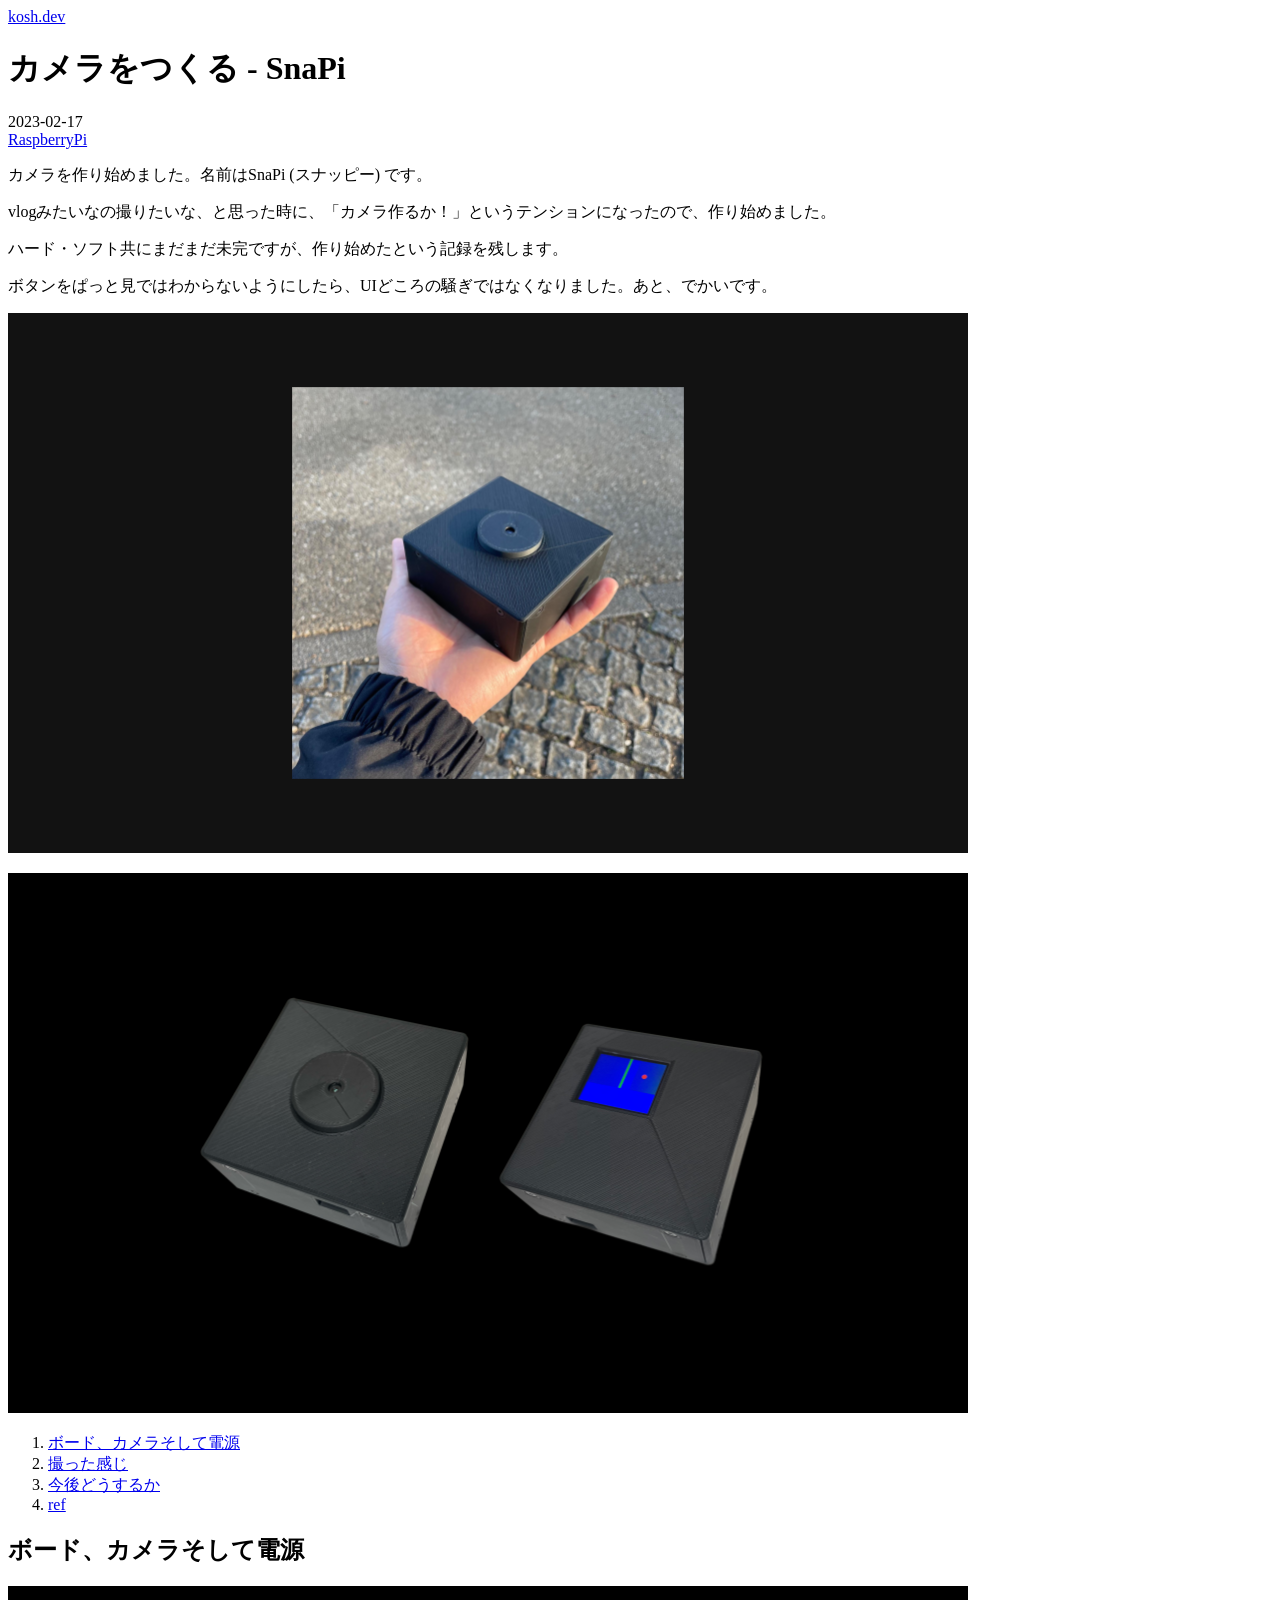
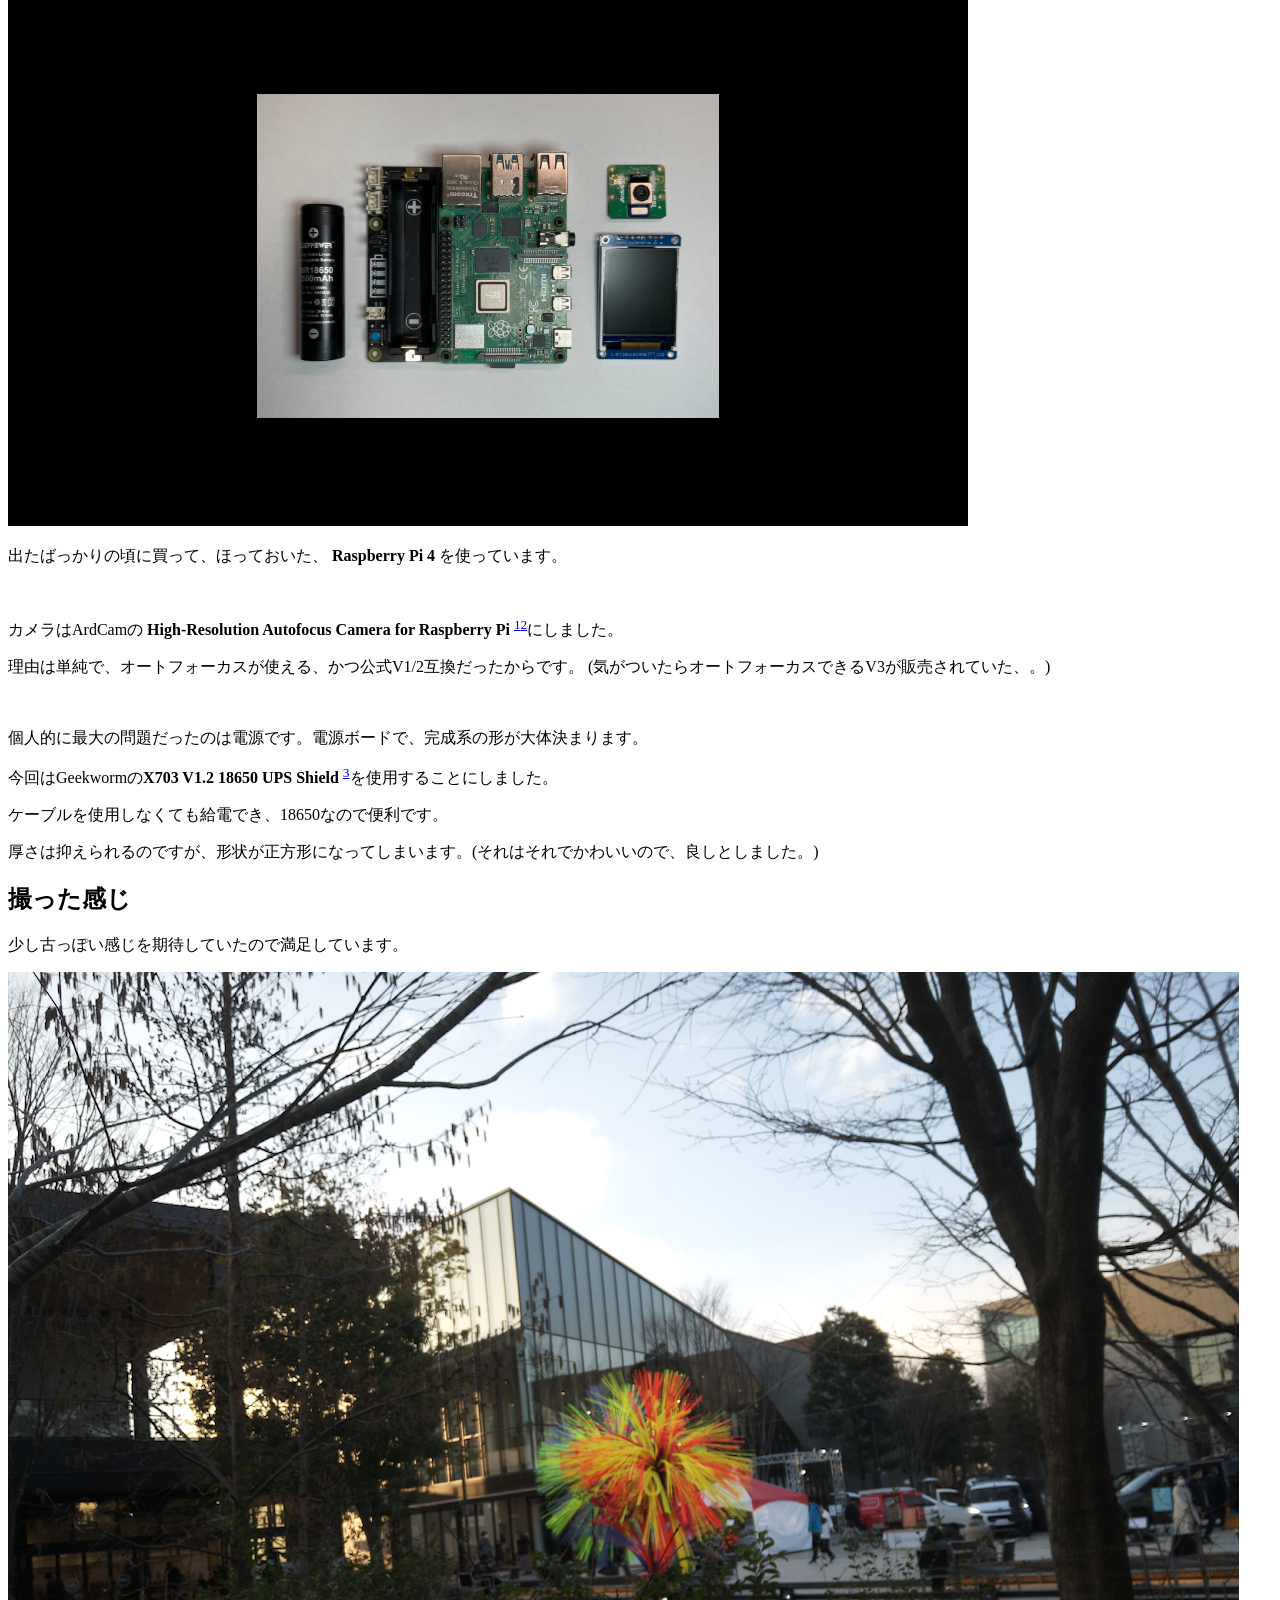
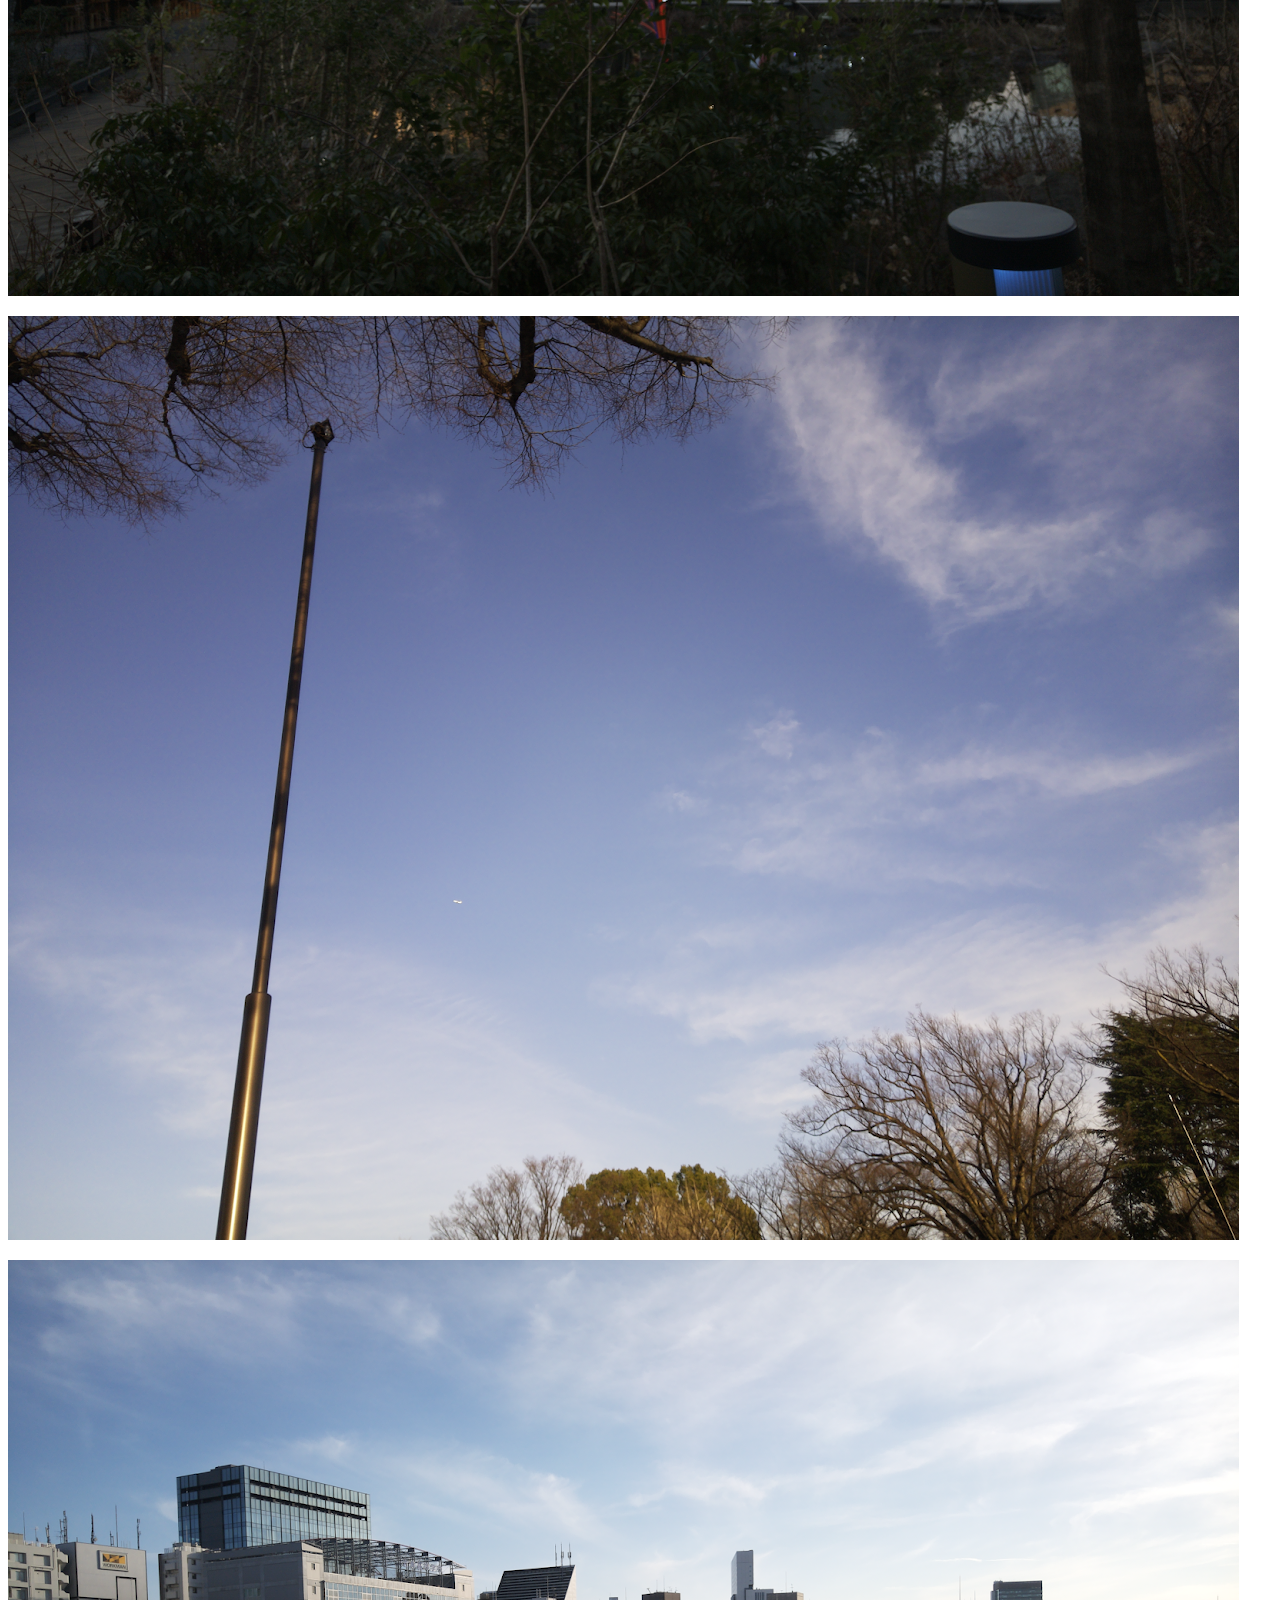
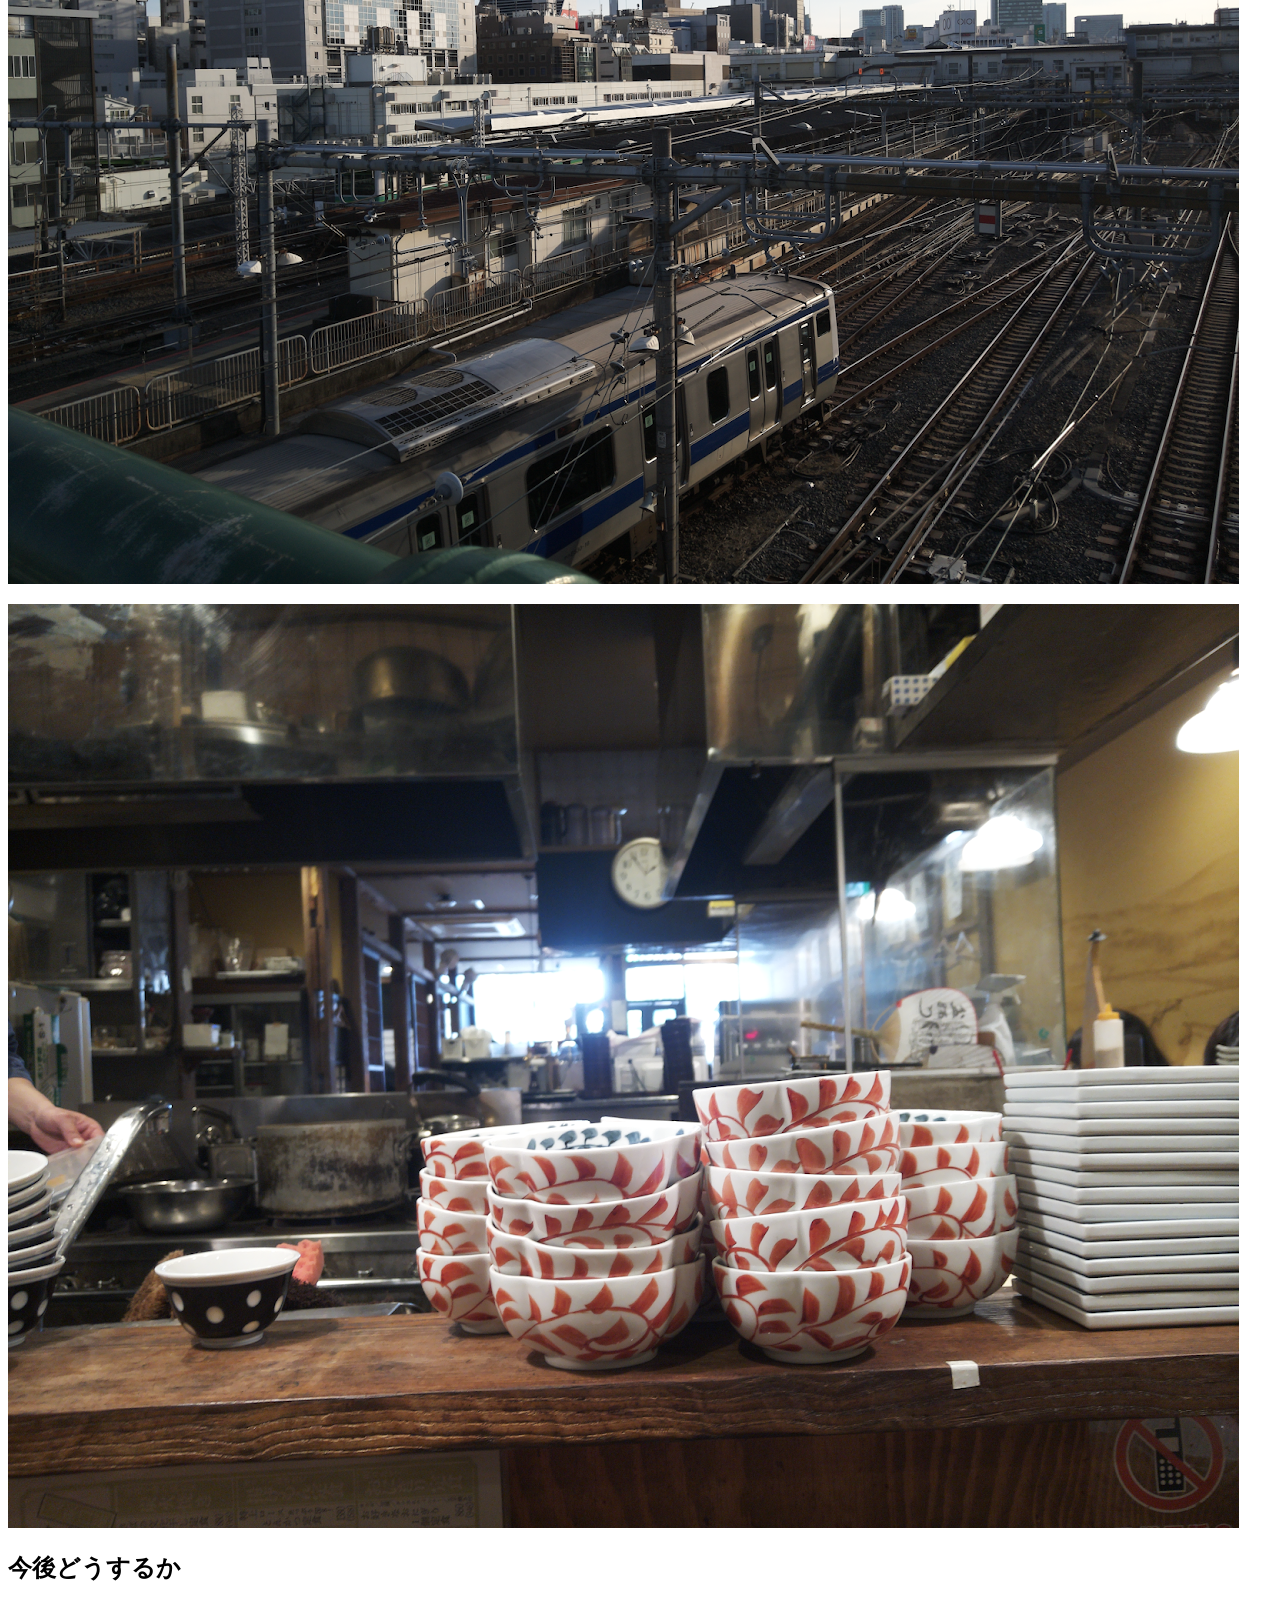
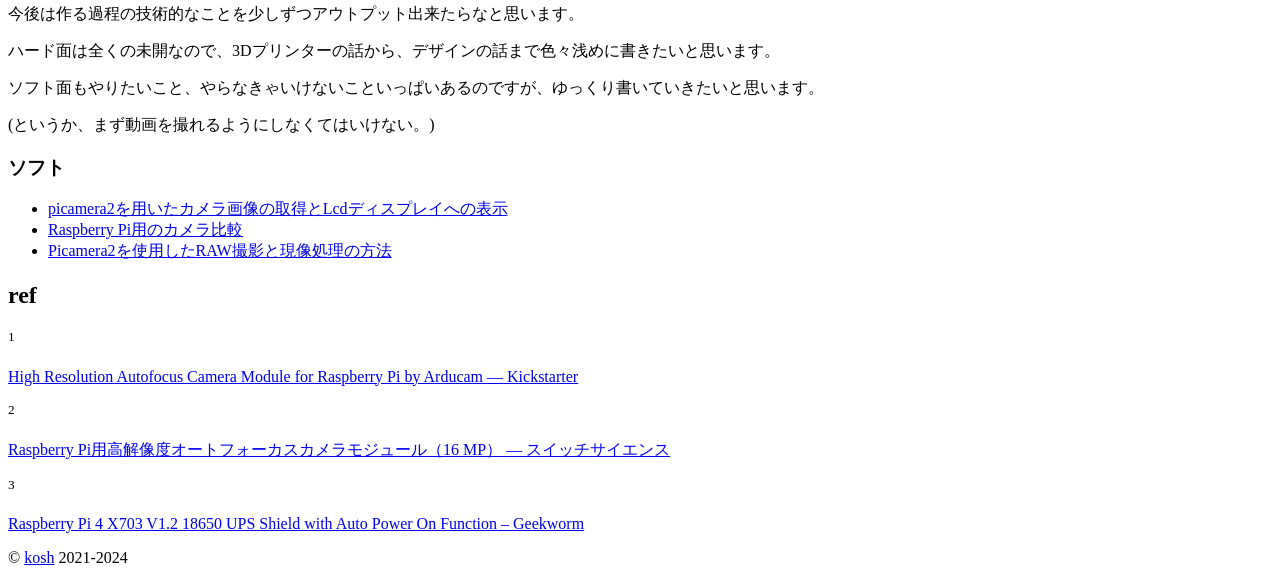
<file: article/13/index.html>
<!DOCTYPE html>
<html lang="en">


  <head prefix="og: http://ogp.me/ns# fb: http://ogp.me/ns/fb# article: http://ogp.me/ns/article#">
  

  <meta charset="utf-8">
  <meta name="viewport" content="width=device-width, initial-scale=1.0, minimum-scale=1.0,maximum-scale=1.0">

  
  <link href="https://fonts.googleapis.com/css2?family=Noto+Sans+JP:wght@100;300;400;700&display=swap" rel="stylesheet">
  <link href="https://fonts.googleapis.com/css2?family=Noto+Sans+Mono&display=swap" rel="stylesheet">


  
  <link type="image/ico" rel="icon" href="/favicon.ico"/>
  <link rel="shortcut icon" href="https://www.kosh.dev/favicon.ico"/>
  <link rel="apple-touch-icon" type="image/png" sizes="180x180" href="https://www.kosh.dev/icon/apple-touch-icon.png" />
  <link rel="icon" type="image/png" href=href="https://www.kosh.dev/icon/android-chrome-192x192.png"/>
  <link rel="icon" type="image/png" sizes="32x32" href=""/icon/icon-32x32.png", trailing_slash=false) | safe }}"/>
  <link rel="icon" type="image/png" sizes="16x16" href="/icon/icon-16x16.png", trailing_slash=false) | safe }}"/>
  <meta name="theme-color" content="#ffffff"/>

  
  <link rel ="stylesheet" href="https://www.kosh.dev/main.css"/>

  
  
  
  <meta property="og:site_name" content="kosh.dev" />
  <meta name="twitter:card" content="summary_large_image">
  <meta property="og:image" content="https:&#x2F;&#x2F;www.kosh.dev/icon/og-image.png" />

  
<title>カメラをつくる - SnaPi | kosh.dev</title>
<meta name="description" content="カメラを作り始めました。名前はSnaPi (スナッピー) です。" />
<meta property="og:type" content="article" />
<meta property="og:url" content="https:&#x2F;&#x2F;www.kosh.dev/article/13/" />


</head>

<body>
  <header id="header" class="pinned" ><div class="items">
        <div class="item logo"><a href="/">kosh.dev</a></div></div>
  </header>

  <main>
    

<div class="article">
    <h1 class="title">カメラをつくる - SnaPi</h1>
    <div class='info'>
        <div class='date'>2023-02-17</div>
        
            
            <div class="htag"><a href="https://www.kosh.dev/tags/raspberrypi/">RaspberryPi</a></div>
            
        
    </div>


<p>カメラを作り始めました。名前はSnaPi (スナッピー) です。</p>
<p>vlogみたいなの撮りたいな、と思った時に、「カメラ作るか！」というテンションになったので、作り始めました。</p>
<p>ハード・ソフト共にまだまだ未完ですが、作り始めたという記録を残します。
<br></p>
<p>ボタンをぱっと見ではわからないようにしたら、UIどころの騒ぎではなくなりました。あと、でかいです。</p>
<p><img src="/image/013/13-00.png" alt="カメラをiPhoneで撮る" /></p>
<p><img src="/image/013/13-02.png" alt="camera 前/後 (iPhoneの切り抜きを初めて使ってみました。)" /></p>
<p>
<div class="toc" id="toc"><ol>
    
        <li><a href="https://www.kosh.dev/article/13/#bodo-kamerasositedian-yuan">ボード、カメラそして電源</a></li> 
    
        <li><a href="https://www.kosh.dev/article/13/#cuo-tutagan-zi">撮った感じ</a></li> 
    
        <li><a href="https://www.kosh.dev/article/13/#jin-hou-dousuruka">今後どうするか</a></li> 
    
        <li><a href="https://www.kosh.dev/article/13/#ref">ref</a></li> 
     
</ol></div></p>
<h2 id="bodo-kamerasositedian-yuan">ボード、カメラそして電源</h2>
<p><img src="/image/013/13-07.png" alt="中身" /></p>
<p>出たばっかりの頃に買って、ほっておいた、 <strong>Raspberry Pi 4</strong> を使っています。</p>
<br>
<p>カメラはArdCamの <strong>High-Resolution Autofocus Camera for Raspberry Pi</strong> <sup class="footnote-reference"><a href="#1">1</a></sup><sup class="footnote-reference"><a href="#2">2</a></sup>にしました。</p>
<p>理由は単純で、オートフォーカスが使える、かつ公式V1/2互換だったからです。
(気がついたらオートフォーカスできるV3が販売されていた、。)</p>
<br>
<p>個人的に最大の問題だったのは電源です。電源ボードで、完成系の形が大体決まります。</p>
<p>今回はGeekwormの<strong>X703 V1.2 18650 UPS Shield</strong> <sup class="footnote-reference"><a href="#3">3</a></sup>を使用することにしました。</p>
<p>ケーブルを使用しなくても給電でき、18650なので便利です。</p>
<p>厚さは抑えられるのですが、形状が正方形になってしまいます。(それはそれでかわいいので、良しとしました。)</p>
<h2 id="cuo-tutagan-zi">撮った感じ</h2>
<p>少し古っぽい感じを期待していたので満足しています。</p>
<p><img src="/image/013/13-03.png" alt="" /></p>
<p><img src="/image/013/13-04.png" alt="" /></p>
<p><img src="/image/013/13-05.png" alt="" /></p>
<p><img src="/image/013/13-06.png" alt="" /></p>
<h2 id="jin-hou-dousuruka">今後どうするか</h2>
<p>今後は作る過程の技術的なことを少しずつアウトプット出来たらなと思います。</p>
<p>ハード面は全くの未開なので、3Dプリンターの話から、デザインの話まで色々浅めに書きたいと思います。</p>
<p>ソフト面もやりたいこと、やらなきゃいけないこといっぱいあるのですが、ゆっくり書いていきたいと思います。</p>
<p>(というか、まず動画を撮れるようにしなくてはいけない。)</p>
<h3 id="sohuto">ソフト</h3>
<ul>
<li><a href="../../article/14/">picamera2を用いたカメラ画像の取得とLcdディスプレイへの表示</a></li>
<li><a href="../../article/16/">Raspberry Pi用のカメラ比較</a></li>
<li><a href="../../article/18/">Picamera2を使用したRAW撮影と現像処理の方法</a></li>
</ul>
<h2 id="ref">ref</h2>
<div class="footnote-definition" id="1"><sup class="footnote-definition-label">1</sup>
<p><a href="https://www.kickstarter.com/projects/arducam/high-resolution-autofocus-camera-module-for-raspberry-pi">High Resolution Autofocus Camera Module for Raspberry Pi by Arducam — Kickstarter</a></p>
</div>
<div class="footnote-definition" id="2"><sup class="footnote-definition-label">2</sup>
<p><a href="https://www.switch-science.com/products/7681?variant=42382189330630">Raspberry Pi用高解像度オートフォーカスカメラモジュール（16 MP） — スイッチサイエンス</a></p>
</div>
<div class="footnote-definition" id="3"><sup class="footnote-definition-label">3</sup>
<p><a href="https://geekworm.com/products/raspberry-pi-4-x703-18650-ups-shield-with-auto-power-on-function">Raspberry Pi 4 X703 V1.2 18650 UPS Shield with Auto Power On Function – Geekworm</a></p>
</div>

</div>




  </main>

  <footer>
    <div class="item">©&nbsp;<a href='/about/'>kosh</a>&nbsp;2021-2024</div>
    
  </footer>
  
  
  <script async src="https://www.googletagmanager.com/gtag/js?id=G-RVMB5GPN2Z"></script>
  <script src="https://www.kosh.dev/js/google_analytics.js"></script>
  

</body>

</html>
</file>
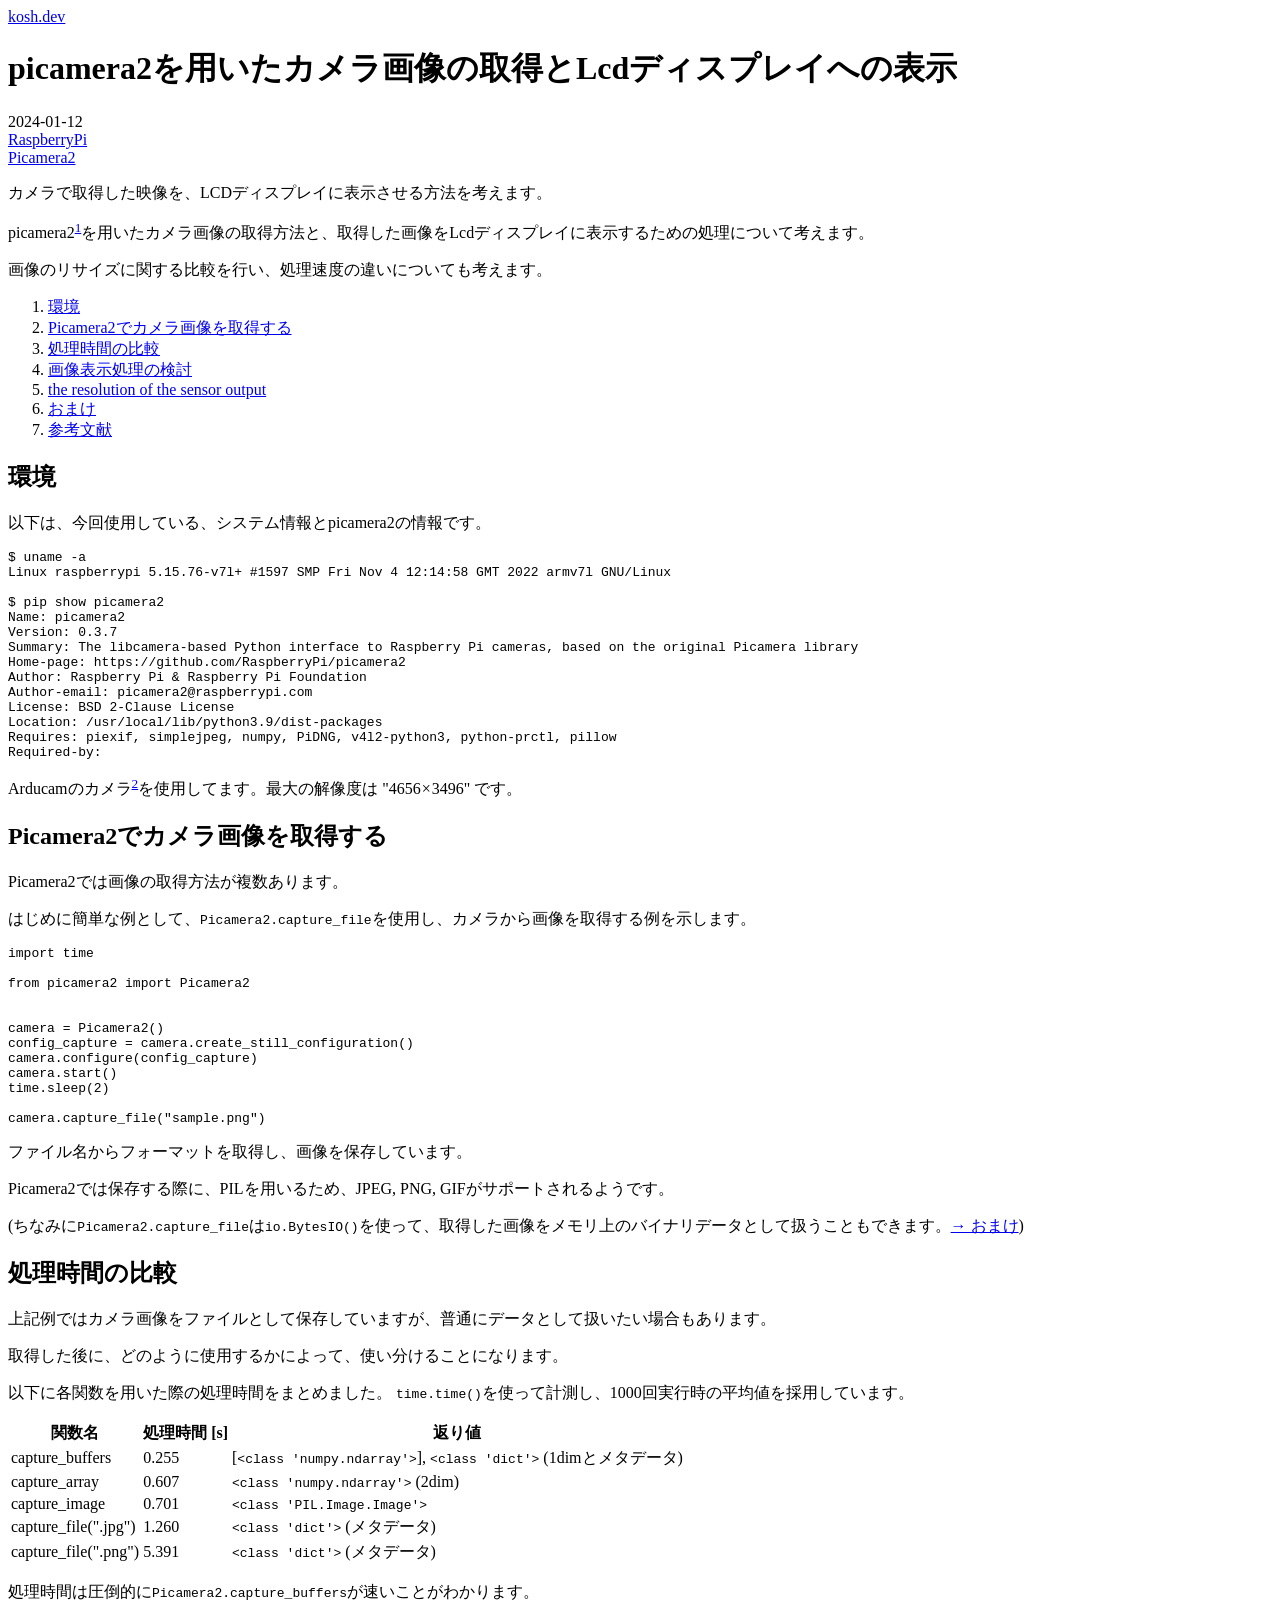
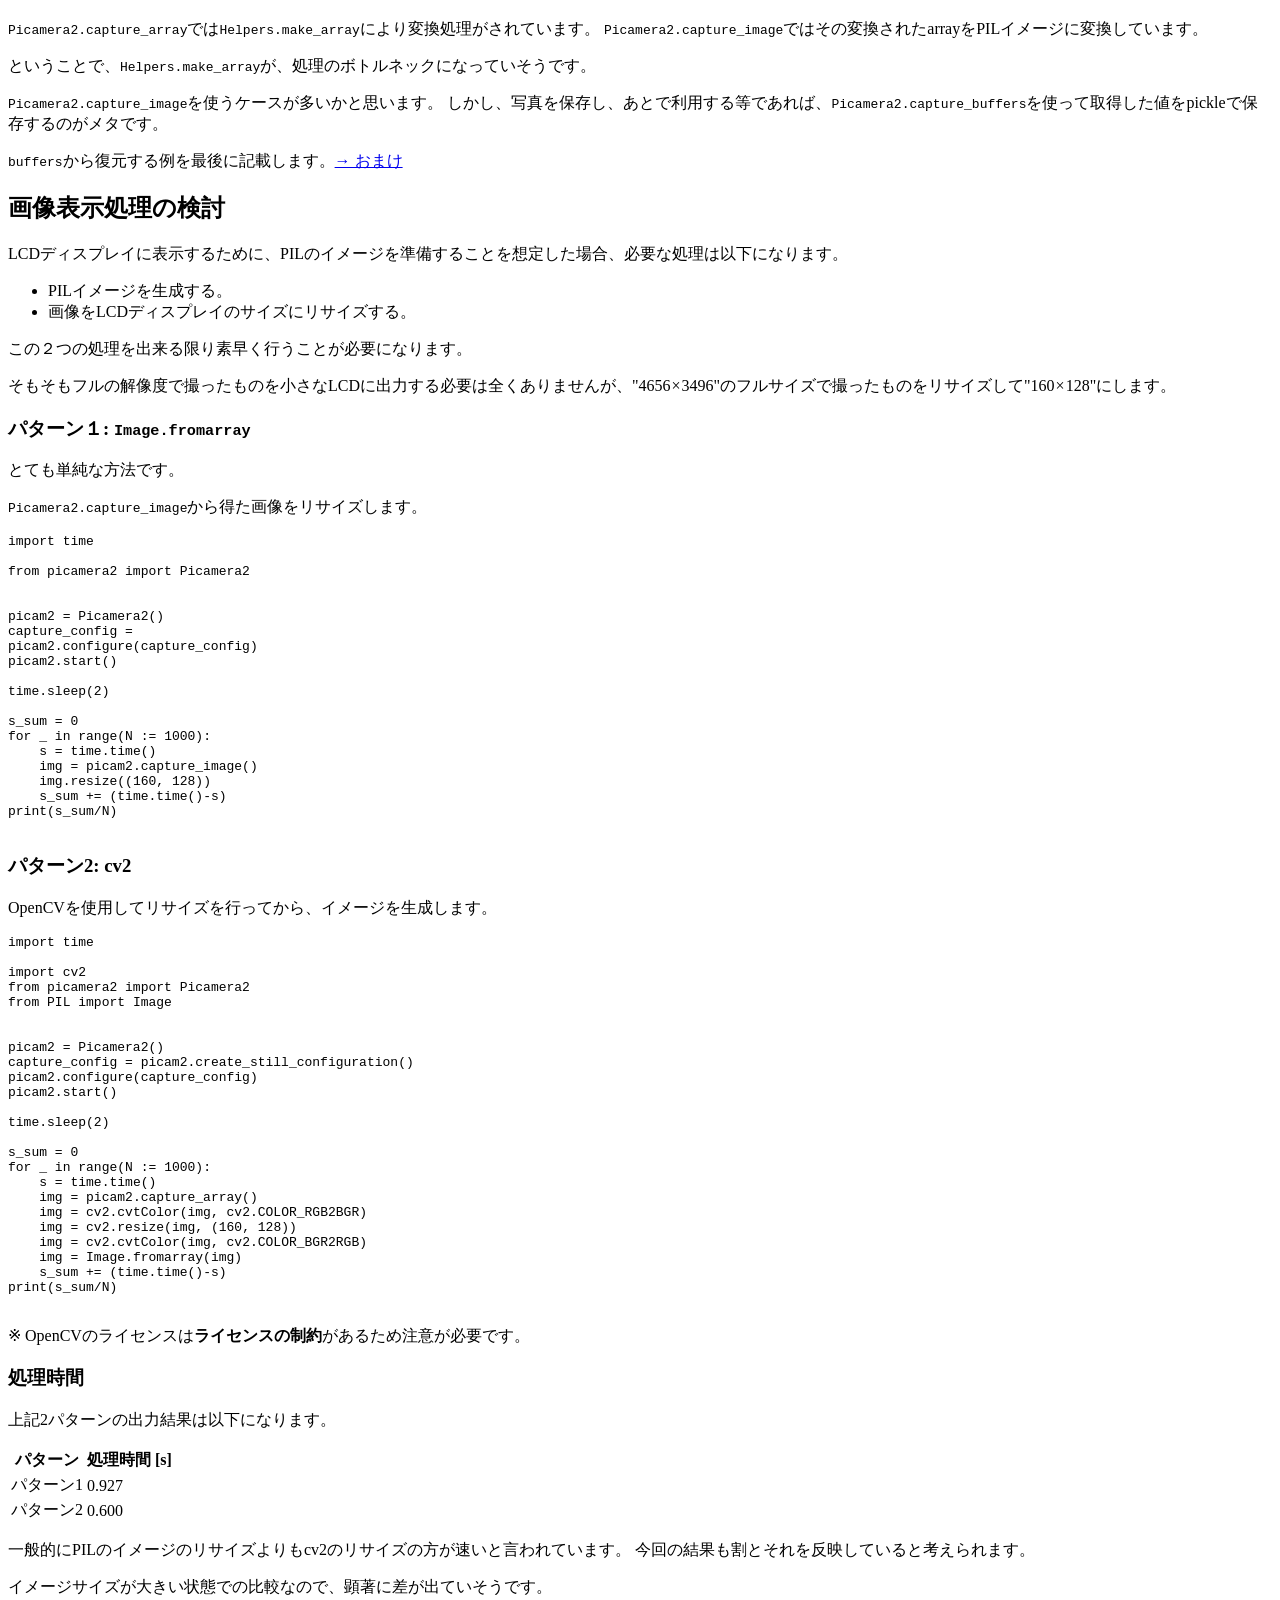
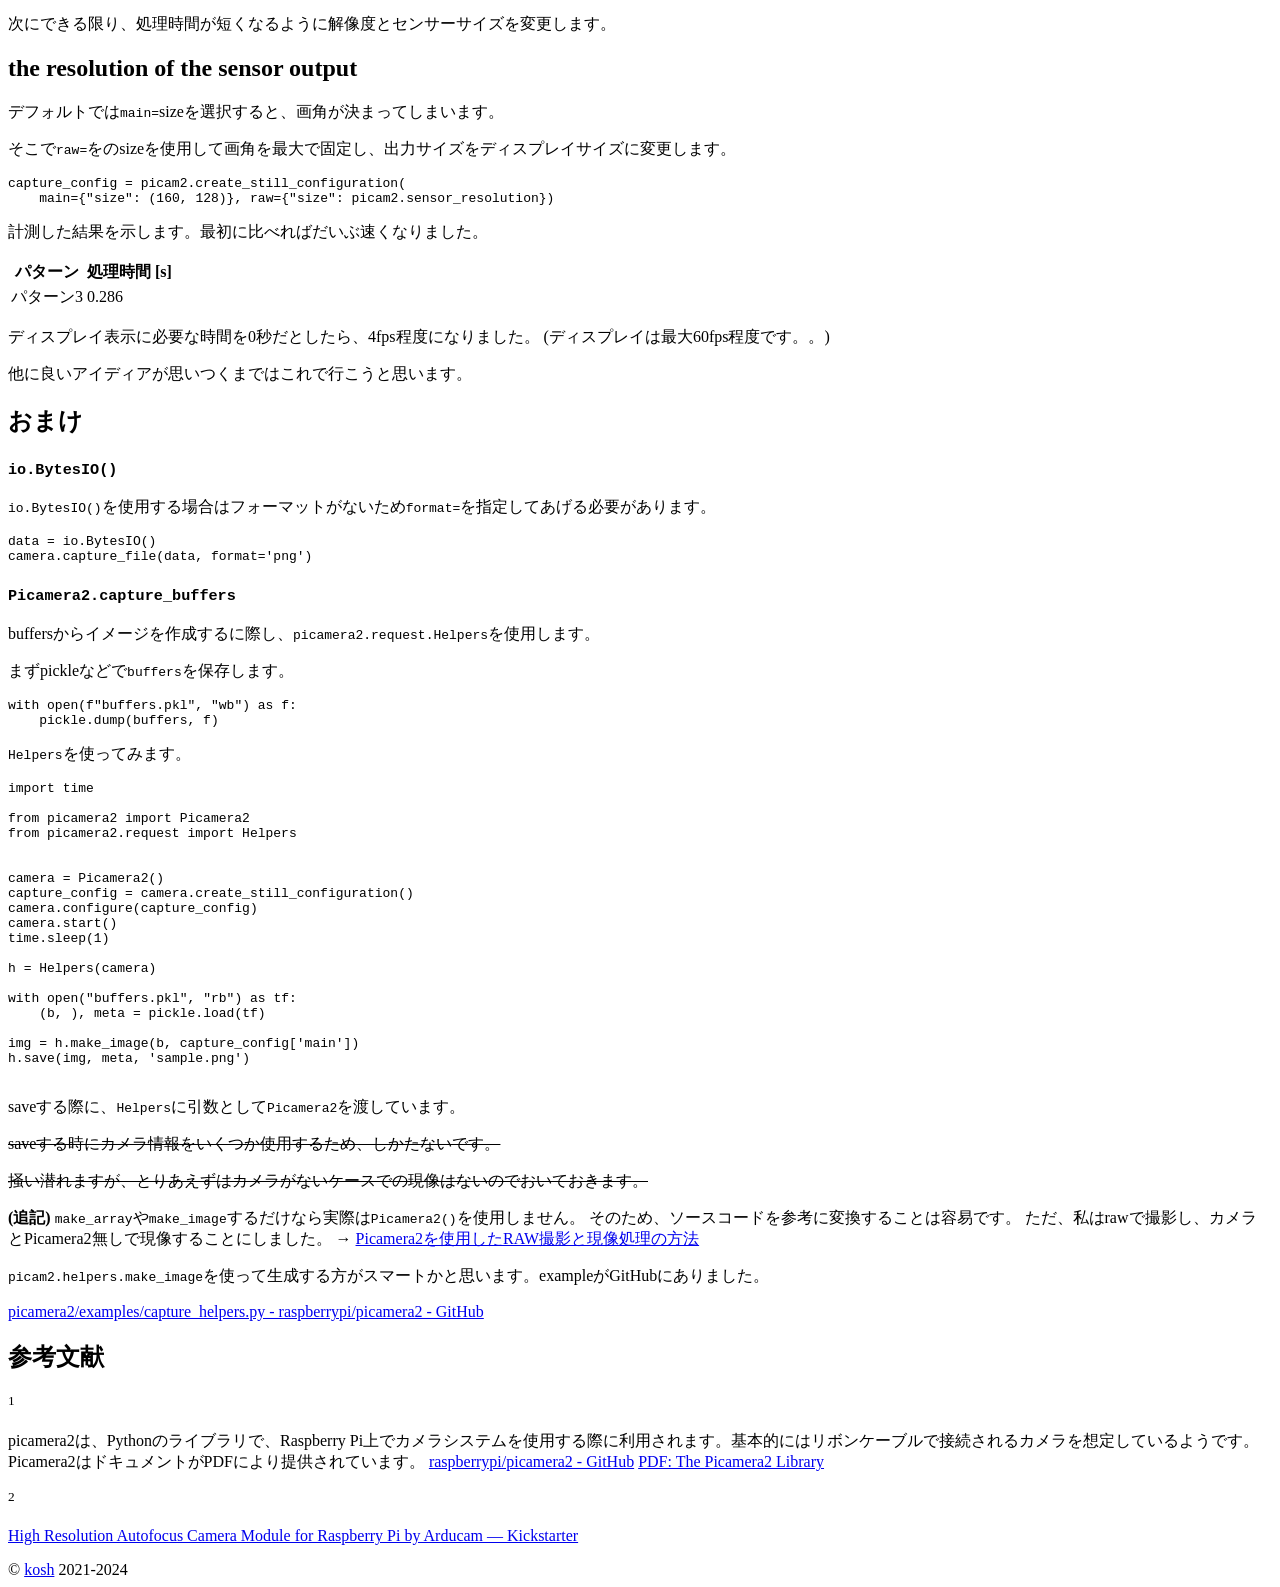
<file: article/14/index.html>
<!DOCTYPE html>
<html lang="en">


  <head prefix="og: http://ogp.me/ns# fb: http://ogp.me/ns/fb# article: http://ogp.me/ns/article#">
  

  <meta charset="utf-8">
  <meta name="viewport" content="width=device-width, initial-scale=1.0, minimum-scale=1.0,maximum-scale=1.0">

  
  <link href="https://fonts.googleapis.com/css2?family=Noto+Sans+JP:wght@100;300;400;700&display=swap" rel="stylesheet">
  <link href="https://fonts.googleapis.com/css2?family=Noto+Sans+Mono&display=swap" rel="stylesheet">


  
  <link type="image/ico" rel="icon" href="/favicon.ico"/>
  <link rel="shortcut icon" href="https://www.kosh.dev/favicon.ico"/>
  <link rel="apple-touch-icon" type="image/png" sizes="180x180" href="https://www.kosh.dev/icon/apple-touch-icon.png" />
  <link rel="icon" type="image/png" href=href="https://www.kosh.dev/icon/android-chrome-192x192.png"/>
  <link rel="icon" type="image/png" sizes="32x32" href=""/icon/icon-32x32.png", trailing_slash=false) | safe }}"/>
  <link rel="icon" type="image/png" sizes="16x16" href="/icon/icon-16x16.png", trailing_slash=false) | safe }}"/>
  <meta name="theme-color" content="#ffffff"/>

  
  <link rel ="stylesheet" href="https://www.kosh.dev/main.css"/>

  
  
  
  <meta property="og:site_name" content="kosh.dev" />
  <meta name="twitter:card" content="summary_large_image">
  <meta property="og:image" content="https:&#x2F;&#x2F;www.kosh.dev/icon/og-image.png" />

  
<title>picamera2を用いたカメラ画像の取得とLcdディスプレイへの表示 | kosh.dev</title>
<meta name="description" content="カメラで取得した映像を、LCDディスプレイに表示させる方法を考えます。" />
<meta property="og:type" content="article" />
<meta property="og:url" content="https:&#x2F;&#x2F;www.kosh.dev/article/14/" />


</head>

<body>
  <header id="header" class="pinned" ><div class="items">
        <div class="item logo"><a href="/">kosh.dev</a></div></div>
  </header>

  <main>
    

<div class="article">
    <h1 class="title">picamera2を用いたカメラ画像の取得とLcdディスプレイへの表示</h1>
    <div class='info'>
        <div class='date'>2024-01-12</div>
        
            
            <div class="htag"><a href="https://www.kosh.dev/tags/raspberrypi/">RaspberryPi</a></div>
            
        
            
            <div class="htag"><a href="https://www.kosh.dev/tags/picamera2/">Picamera2</a></div>
            
        
    </div>


<p>カメラで取得した映像を、LCDディスプレイに表示させる方法を考えます。</p>
<p>picamera2<sup class="footnote-reference"><a href="#1">1</a></sup>を用いたカメラ画像の取得方法と、取得した画像をLcdディスプレイに表示するための処理について考えます。</p>
<p>画像のリサイズに関する比較を行い、処理速度の違いについても考えます。</p>
<p>
<div class="toc" id="toc"><ol>
    
        <li><a href="https://www.kosh.dev/article/14/#huan-jing">環境</a></li> 
    
        <li><a href="https://www.kosh.dev/article/14/#picamera2dekamerahua-xiang-woqu-de-suru">Picamera2でカメラ画像を取得する</a></li> 
    
        <li><a href="https://www.kosh.dev/article/14/#chu-li-shi-jian-nobi-jiao">処理時間の比較</a></li> 
    
        <li><a href="https://www.kosh.dev/article/14/#hua-xiang-biao-shi-chu-li-nojian-tao">画像表示処理の検討</a></li> 
    
        <li><a href="https://www.kosh.dev/article/14/#the-resolution-of-the-sensor-output">the resolution of the sensor output</a></li> 
    
        <li><a href="https://www.kosh.dev/article/14/#omake">おまけ</a></li> 
    
        <li><a href="https://www.kosh.dev/article/14/#can-kao-wen-xian">参考文献</a></li> 
     
</ol></div></p>
<h2 id="huan-jing">環境</h2>
<p>以下は、今回使用している、システム情報とpicamera2の情報です。</p>
<pre data-lang="bash" class="language-bash z-code"><code class="language-bash" data-lang="bash"><span class="z-source z-shell z-bash"><span class="z-meta z-function-call z-shell"><span class="z-variable z-function z-shell">$</span></span><span class="z-meta z-function-call z-arguments z-shell"> uname<span class="z-variable z-parameter z-option z-shell"><span class="z-punctuation z-definition z-parameter z-shell"> -</span>a</span></span>
<span class="z-meta z-function-call z-shell"><span class="z-variable z-function z-shell">Linux</span></span><span class="z-meta z-function-call z-arguments z-shell"> raspberrypi 5.15.76-v7l+ <span class="z-comment z-line z-number-sign z-shell"><span class="z-punctuation z-definition z-comment z-begin z-shell">#</span></span><span class="z-comment z-line z-number-sign z-shell">1597 SMP Fri Nov 4 12:14:58 GMT 2022 armv7l GNU/Linux</span><span class="z-comment z-line z-number-sign z-shell">
</span></span>
<span class="z-meta z-function-call z-shell"><span class="z-variable z-function z-shell">$</span></span><span class="z-meta z-function-call z-arguments z-shell"> pip show picamera2</span>
<span class="z-meta z-function-call z-shell"><span class="z-variable z-function z-shell">Name:</span></span><span class="z-meta z-function-call z-arguments z-shell"> picamera2</span>
<span class="z-meta z-function-call z-shell"><span class="z-variable z-function z-shell">Version:</span></span><span class="z-meta z-function-call z-arguments z-shell"> 0.3.7</span>
<span class="z-meta z-function-call z-shell"><span class="z-variable z-function z-shell">Summary:</span></span><span class="z-meta z-function-call z-arguments z-shell"> The libcamera-based Python interface to Raspberry Pi cameras, based on the original Picamera library</span>
<span class="z-meta z-function-call z-shell"><span class="z-variable z-function z-shell">Home-page:</span></span><span class="z-meta z-function-call z-arguments z-shell"> https://github.com/RaspberryPi/picamera2</span>
<span class="z-meta z-function-call z-shell"><span class="z-variable z-function z-shell">Author:</span></span><span class="z-meta z-function-call z-arguments z-shell"> Raspberry Pi</span> <span class="z-keyword z-operator z-logical z-job z-shell">&amp;</span> <span class="z-meta z-function-call z-shell"><span class="z-variable z-function z-shell">Raspberry</span></span><span class="z-meta z-function-call z-arguments z-shell"> Pi Foundation</span>
<span class="z-meta z-function-call z-shell"><span class="z-variable z-function z-shell">Author-email:</span></span><span class="z-meta z-function-call z-arguments z-shell"> picamera2@raspberrypi.com</span>
<span class="z-meta z-function-call z-shell"><span class="z-variable z-function z-shell">License:</span></span><span class="z-meta z-function-call z-arguments z-shell"> BSD 2-Clause License</span>
<span class="z-meta z-function-call z-shell"><span class="z-variable z-function z-shell">Location:</span></span><span class="z-meta z-function-call z-arguments z-shell"> /usr/local/lib/python3.9/dist-packages</span>
<span class="z-meta z-function-call z-shell"><span class="z-variable z-function z-shell">Requires:</span></span><span class="z-meta z-function-call z-arguments z-shell"> piexif, simplejpeg, numpy, PiDNG, v4l2-python3, python-prctl, pillow</span>
<span class="z-meta z-function-call z-shell"><span class="z-variable z-function z-shell">Required-by:</span></span><span class="z-meta z-function-call z-arguments z-shell"> </span>
</span></code></pre>
<p>Arducamのカメラ<sup class="footnote-reference"><a href="#2">2</a></sup>を使用してます。最大の解像度は &quot;4656 × 3496&quot; です。</p>
<h2 id="picamera2dekamerahua-xiang-woqu-de-suru">Picamera2でカメラ画像を取得する</h2>
<p>Picamera2では画像の取得方法が複数あります。</p>
<p>はじめに簡単な例として、<code>Picamera2.capture_file</code>を使用し、カメラから画像を取得する例を示します。</p>
<pre data-lang="python" class="language-python z-code"><code class="language-python" data-lang="python"><span class="z-source z-python"><span class="z-meta z-statement z-import z-python"><span class="z-keyword z-control z-import z-python">import</span> <span class="z-meta z-qualified-name z-python"><span class="z-meta z-generic-name z-python">time</span></span></span>

<span class="z-meta z-statement z-import z-python"><span class="z-keyword z-control z-import z-from z-python">from</span></span><span class="z-meta z-statement z-import z-python"><span class="z-meta z-import-source z-python"> <span class="z-meta z-import-path z-python"><span class="z-meta z-import-name z-python">picamera2</span></span> <span class="z-meta z-statement z-import z-python"><span class="z-keyword z-control z-import z-python">import</span></span></span></span><span class="z-meta z-statement z-import z-python"></span><span class="z-meta z-statement z-import z-python"> <span class="z-meta z-generic-name z-python">Picamera2</span></span>


<span class="z-meta z-qualified-name z-python"><span class="z-meta z-generic-name z-python">camera</span></span> <span class="z-keyword z-operator z-assignment z-python">=</span> <span class="z-meta z-function-call z-python"><span class="z-meta z-qualified-name z-python"><span class="z-variable z-function z-python"><span class="z-meta z-generic-name z-python">Picamera2</span></span></span></span><span class="z-meta z-function-call z-arguments z-python"><span class="z-punctuation z-section z-arguments z-begin z-python">(</span><span class="z-punctuation z-section z-arguments z-end z-python">)</span></span>
<span class="z-meta z-qualified-name z-python"><span class="z-meta z-generic-name z-python">config_capture</span></span> <span class="z-keyword z-operator z-assignment z-python">=</span> <span class="z-meta z-function-call z-python"><span class="z-meta z-qualified-name z-python"><span class="z-meta z-generic-name z-python">camera</span></span><span class="z-meta z-qualified-name z-python"><span class="z-punctuation z-accessor z-dot z-python">.</span></span><span class="z-meta z-qualified-name z-python"><span class="z-variable z-function z-python"><span class="z-meta z-generic-name z-python">create_still_configuration</span></span></span></span><span class="z-meta z-function-call z-arguments z-python"><span class="z-punctuation z-section z-arguments z-begin z-python">(</span><span class="z-punctuation z-section z-arguments z-end z-python">)</span></span>
<span class="z-meta z-function-call z-python"><span class="z-meta z-qualified-name z-python"><span class="z-meta z-generic-name z-python">camera</span></span><span class="z-meta z-qualified-name z-python"><span class="z-punctuation z-accessor z-dot z-python">.</span></span><span class="z-meta z-qualified-name z-python"><span class="z-variable z-function z-python"><span class="z-meta z-generic-name z-python">configure</span></span></span></span><span class="z-meta z-function-call z-arguments z-python"><span class="z-punctuation z-section z-arguments z-begin z-python">(</span><span class="z-meta z-qualified-name z-python"><span class="z-meta z-generic-name z-python">config_capture</span></span><span class="z-punctuation z-section z-arguments z-end z-python">)</span></span>
<span class="z-meta z-function-call z-python"><span class="z-meta z-qualified-name z-python"><span class="z-meta z-generic-name z-python">camera</span></span><span class="z-meta z-qualified-name z-python"><span class="z-punctuation z-accessor z-dot z-python">.</span></span><span class="z-meta z-qualified-name z-python"><span class="z-variable z-function z-python"><span class="z-meta z-generic-name z-python">start</span></span></span></span><span class="z-meta z-function-call z-arguments z-python"><span class="z-punctuation z-section z-arguments z-begin z-python">(</span><span class="z-punctuation z-section z-arguments z-end z-python">)</span></span>
<span class="z-meta z-function-call z-python"><span class="z-meta z-qualified-name z-python"><span class="z-meta z-generic-name z-python">time</span></span><span class="z-meta z-qualified-name z-python"><span class="z-punctuation z-accessor z-dot z-python">.</span></span><span class="z-meta z-qualified-name z-python"><span class="z-variable z-function z-python"><span class="z-meta z-generic-name z-python">sleep</span></span></span></span><span class="z-meta z-function-call z-arguments z-python"><span class="z-punctuation z-section z-arguments z-begin z-python">(</span><span class="z-constant z-numeric z-integer z-decimal z-python">2</span><span class="z-punctuation z-section z-arguments z-end z-python">)</span></span>

<span class="z-meta z-function-call z-python"><span class="z-meta z-qualified-name z-python"><span class="z-meta z-generic-name z-python">camera</span></span><span class="z-meta z-qualified-name z-python"><span class="z-punctuation z-accessor z-dot z-python">.</span></span><span class="z-meta z-qualified-name z-python"><span class="z-variable z-function z-python"><span class="z-meta z-generic-name z-python">capture_file</span></span></span></span><span class="z-meta z-function-call z-arguments z-python"><span class="z-punctuation z-section z-arguments z-begin z-python">(</span><span class="z-meta z-string z-python"><span class="z-string z-quoted z-double z-python"><span class="z-punctuation z-definition z-string z-begin z-python">&quot;</span></span></span><span class="z-meta z-string z-python"><span class="z-string z-quoted z-double z-python">sample.png<span class="z-punctuation z-definition z-string z-end z-python">&quot;</span></span></span><span class="z-punctuation z-section z-arguments z-end z-python">)</span></span>
</span></code></pre>
<p>ファイル名からフォーマットを取得し、画像を保存しています。</p>
<p>Picamera2では保存する際に、PILを用いるため、JPEG, PNG, GIFがサポートされるようです。</p>
<p>(ちなみに<code>Picamera2.capture_file</code>は<code>io.BytesIO()</code>を使って、取得した画像をメモリ上のバイナリデータとして扱うこともできます。<a href="https://www.kosh.dev/article/14/#io-bytesio">→ おまけ</a>)</p>
<h2 id="chu-li-shi-jian-nobi-jiao">処理時間の比較</h2>
<p>上記例ではカメラ画像をファイルとして保存していますが、普通にデータとして扱いたい場合もあります。</p>
<p>取得した後に、どのように使用するかによって、使い分けることになります。</p>
<p>以下に各関数を用いた際の処理時間をまとめました。
<code>time.time()</code>を使って計測し、1000回実行時の平均値を採用しています。</p>
<table><thead><tr><th>関数名</th><th>処理時間 [s]</th><th>返り値</th></tr></thead><tbody>
<tr><td>capture_buffers</td><td>0.255</td><td>[<code>&lt;class 'numpy.ndarray'&gt;</code>], <code>&lt;class 'dict'&gt;</code> (1dimとメタデータ)</td></tr>
<tr><td>capture_array</td><td>0.607</td><td><code>&lt;class 'numpy.ndarray'&gt;</code> (2dim)</td></tr>
<tr><td>capture_image</td><td>0.701</td><td><code>&lt;class 'PIL.Image.Image'&gt;</code></td></tr>
<tr><td>capture_file(&quot;.jpg&quot;)</td><td>1.260</td><td><code>&lt;class 'dict'&gt;</code> (メタデータ)</td></tr>
<tr><td>capture_file(&quot;.png&quot;)</td><td>5.391</td><td><code>&lt;class 'dict'&gt;</code> (メタデータ)</td></tr>
</tbody></table>
<p>処理時間は圧倒的に<code>Picamera2.capture_buffers</code>が速いことがわかります。</p>
<p><code>Picamera2.capture_array</code>では<code>Helpers.make_array</code>により変換処理がされています。
<code>Picamera2.capture_image</code>ではその変換されたarrayをPILイメージに変換しています。</p>
<p>ということで、<code>Helpers.make_array</code>が、処理のボトルネックになっていそうです。</p>
<p><code>Picamera2.capture_image</code>を使うケースが多いかと思います。
しかし、写真を保存し、あとで利用する等であれば、<code>Picamera2.capture_buffers</code>を使って取得した値をpickleで保存するのがメタです。</p>
<p><code>buffers</code>から復元する例を最後に記載します。<a href="https://www.kosh.dev/article/14/#picamera2-capture-buffers">→ おまけ</a></p>
<h2 id="hua-xiang-biao-shi-chu-li-nojian-tao">画像表示処理の検討</h2>
<p>LCDディスプレイに表示するために、PILのイメージを準備することを想定した場合、必要な処理は以下になります。</p>
<ul>
<li>PILイメージを生成する。</li>
<li>画像をLCDディスプレイのサイズにリサイズする。</li>
</ul>
<p>この２つの処理を出来る限り素早く行うことが必要になります。</p>
<p>そもそもフルの解像度で撮ったものを小さなLCDに出力する必要は全くありませんが、&quot;4656 × 3496&quot;のフルサイズで撮ったものをリサイズして&quot;160 × 128&quot;にします。</p>
<h3 id="patan1-image-fromarray">パターン１: <code>Image.fromarray</code></h3>
<p>とても単純な方法です。</p>
<p><code>Picamera2.capture_image</code>から得た画像をリサイズします。</p>
<pre data-lang="python" class="language-python z-code"><code class="language-python" data-lang="python"><span class="z-source z-python"><span class="z-meta z-statement z-import z-python"><span class="z-keyword z-control z-import z-python">import</span> <span class="z-meta z-qualified-name z-python"><span class="z-meta z-generic-name z-python">time</span></span></span>

<span class="z-meta z-statement z-import z-python"><span class="z-keyword z-control z-import z-from z-python">from</span></span><span class="z-meta z-statement z-import z-python"><span class="z-meta z-import-source z-python"> <span class="z-meta z-import-path z-python"><span class="z-meta z-import-name z-python">picamera2</span></span> <span class="z-meta z-statement z-import z-python"><span class="z-keyword z-control z-import z-python">import</span></span></span></span><span class="z-meta z-statement z-import z-python"></span><span class="z-meta z-statement z-import z-python"> <span class="z-meta z-generic-name z-python">Picamera2</span></span>


<span class="z-meta z-qualified-name z-python"><span class="z-meta z-generic-name z-python">picam2</span></span> <span class="z-keyword z-operator z-assignment z-python">=</span> <span class="z-meta z-function-call z-python"><span class="z-meta z-qualified-name z-python"><span class="z-variable z-function z-python"><span class="z-meta z-generic-name z-python">Picamera2</span></span></span></span><span class="z-meta z-function-call z-arguments z-python"><span class="z-punctuation z-section z-arguments z-begin z-python">(</span><span class="z-punctuation z-section z-arguments z-end z-python">)</span></span>
<span class="z-meta z-qualified-name z-python"><span class="z-meta z-generic-name z-python">capture_config</span></span> <span class="z-keyword z-operator z-assignment z-python">=</span> 
<span class="z-meta z-function-call z-python"><span class="z-meta z-qualified-name z-python"><span class="z-meta z-generic-name z-python">picam2</span></span><span class="z-meta z-qualified-name z-python"><span class="z-punctuation z-accessor z-dot z-python">.</span></span><span class="z-meta z-qualified-name z-python"><span class="z-variable z-function z-python"><span class="z-meta z-generic-name z-python">configure</span></span></span></span><span class="z-meta z-function-call z-arguments z-python"><span class="z-punctuation z-section z-arguments z-begin z-python">(</span><span class="z-meta z-qualified-name z-python"><span class="z-meta z-generic-name z-python">capture_config</span></span><span class="z-punctuation z-section z-arguments z-end z-python">)</span></span>
<span class="z-meta z-function-call z-python"><span class="z-meta z-qualified-name z-python"><span class="z-meta z-generic-name z-python">picam2</span></span><span class="z-meta z-qualified-name z-python"><span class="z-punctuation z-accessor z-dot z-python">.</span></span><span class="z-meta z-qualified-name z-python"><span class="z-variable z-function z-python"><span class="z-meta z-generic-name z-python">start</span></span></span></span><span class="z-meta z-function-call z-arguments z-python"><span class="z-punctuation z-section z-arguments z-begin z-python">(</span><span class="z-punctuation z-section z-arguments z-end z-python">)</span></span>

<span class="z-meta z-function-call z-python"><span class="z-meta z-qualified-name z-python"><span class="z-meta z-generic-name z-python">time</span></span><span class="z-meta z-qualified-name z-python"><span class="z-punctuation z-accessor z-dot z-python">.</span></span><span class="z-meta z-qualified-name z-python"><span class="z-variable z-function z-python"><span class="z-meta z-generic-name z-python">sleep</span></span></span></span><span class="z-meta z-function-call z-arguments z-python"><span class="z-punctuation z-section z-arguments z-begin z-python">(</span><span class="z-constant z-numeric z-integer z-decimal z-python">2</span><span class="z-punctuation z-section z-arguments z-end z-python">)</span></span>

<span class="z-meta z-qualified-name z-python"><span class="z-meta z-generic-name z-python">s_sum</span></span> <span class="z-keyword z-operator z-assignment z-python">=</span> <span class="z-constant z-numeric z-integer z-decimal z-python">0</span>
<span class="z-meta z-statement z-loop z-for z-python"><span class="z-keyword z-control z-loop z-for z-python">for</span> <span class="z-variable z-language z-python">_</span> <span class="z-keyword z-control z-loop z-for z-in z-python">in</span></span><span class="z-meta z-statement z-loop z-for z-python"> <span class="z-meta z-function-call z-python"><span class="z-meta z-qualified-name z-python"><span class="z-variable z-function z-python"><span class="z-support z-function z-builtin z-python">range</span></span></span></span><span class="z-meta z-function-call z-arguments z-python"><span class="z-punctuation z-section z-arguments z-begin z-python">(</span><span class="z-meta z-qualified-name z-python"><span class="z-meta z-generic-name z-python">N</span></span> <span class="z-keyword z-operator z-assignment z-inline z-python">:=</span> <span class="z-constant z-numeric z-integer z-decimal z-python">1000</span><span class="z-punctuation z-section z-arguments z-end z-python">)</span></span></span><span class="z-meta z-statement z-loop z-for z-python"><span class="z-punctuation z-section z-block z-loop z-for z-python">:</span></span>
    <span class="z-meta z-qualified-name z-python"><span class="z-meta z-generic-name z-python">s</span></span> <span class="z-keyword z-operator z-assignment z-python">=</span> <span class="z-meta z-function-call z-python"><span class="z-meta z-qualified-name z-python"><span class="z-meta z-generic-name z-python">time</span></span><span class="z-meta z-qualified-name z-python"><span class="z-punctuation z-accessor z-dot z-python">.</span></span><span class="z-meta z-qualified-name z-python"><span class="z-variable z-function z-python"><span class="z-meta z-generic-name z-python">time</span></span></span></span><span class="z-meta z-function-call z-arguments z-python"><span class="z-punctuation z-section z-arguments z-begin z-python">(</span><span class="z-punctuation z-section z-arguments z-end z-python">)</span></span>
    <span class="z-meta z-qualified-name z-python"><span class="z-meta z-generic-name z-python">img</span></span> <span class="z-keyword z-operator z-assignment z-python">=</span> <span class="z-meta z-function-call z-python"><span class="z-meta z-qualified-name z-python"><span class="z-meta z-generic-name z-python">picam2</span></span><span class="z-meta z-qualified-name z-python"><span class="z-punctuation z-accessor z-dot z-python">.</span></span><span class="z-meta z-qualified-name z-python"><span class="z-variable z-function z-python"><span class="z-meta z-generic-name z-python">capture_image</span></span></span></span><span class="z-meta z-function-call z-arguments z-python"><span class="z-punctuation z-section z-arguments z-begin z-python">(</span><span class="z-punctuation z-section z-arguments z-end z-python">)</span></span>
    <span class="z-meta z-function-call z-python"><span class="z-meta z-qualified-name z-python"><span class="z-meta z-generic-name z-python">img</span></span><span class="z-meta z-qualified-name z-python"><span class="z-punctuation z-accessor z-dot z-python">.</span></span><span class="z-meta z-qualified-name z-python"><span class="z-variable z-function z-python"><span class="z-meta z-generic-name z-python">resize</span></span></span></span><span class="z-meta z-function-call z-arguments z-python"><span class="z-punctuation z-section z-arguments z-begin z-python">(</span><span class="z-meta z-sequence z-tuple z-python"><span class="z-punctuation z-section z-sequence z-begin z-python">(</span><span class="z-constant z-numeric z-integer z-decimal z-python">160</span><span class="z-punctuation z-separator z-sequence z-python">,</span> <span class="z-constant z-numeric z-integer z-decimal z-python">128</span><span class="z-punctuation z-section z-sequence z-end z-python">)</span></span><span class="z-punctuation z-section z-arguments z-end z-python">)</span></span>
    <span class="z-meta z-qualified-name z-python"><span class="z-meta z-generic-name z-python">s_sum</span></span> <span class="z-keyword z-operator z-assignment z-augmented z-python">+=</span> <span class="z-meta z-group z-python"><span class="z-punctuation z-section z-group z-begin z-python">(</span><span class="z-meta z-function-call z-python"><span class="z-meta z-qualified-name z-python"><span class="z-meta z-generic-name z-python">time</span></span><span class="z-meta z-qualified-name z-python"><span class="z-punctuation z-accessor z-dot z-python">.</span></span><span class="z-meta z-qualified-name z-python"><span class="z-variable z-function z-python"><span class="z-meta z-generic-name z-python">time</span></span></span></span><span class="z-meta z-function-call z-arguments z-python"><span class="z-punctuation z-section z-arguments z-begin z-python">(</span><span class="z-punctuation z-section z-arguments z-end z-python">)</span></span><span class="z-keyword z-operator z-arithmetic z-python">-</span><span class="z-meta z-qualified-name z-python"><span class="z-meta z-generic-name z-python">s</span></span><span class="z-punctuation z-section z-group z-end z-python">)</span></span>
<span class="z-meta z-function-call z-python"><span class="z-meta z-qualified-name z-python"><span class="z-variable z-function z-python"><span class="z-support z-function z-builtin z-python">print</span></span></span></span><span class="z-meta z-function-call z-arguments z-python"><span class="z-punctuation z-section z-arguments z-begin z-python">(</span><span class="z-meta z-qualified-name z-python"><span class="z-meta z-generic-name z-python">s_sum</span></span><span class="z-keyword z-operator z-arithmetic z-python">/</span><span class="z-meta z-qualified-name z-python"><span class="z-meta z-generic-name z-python">N</span></span><span class="z-punctuation z-section z-arguments z-end z-python">)</span></span>

</span></code></pre>
<h3 id="patan2-cv2">パターン2: cv2</h3>
<p>OpenCVを使用してリサイズを行ってから、イメージを生成します。</p>
<pre data-lang="python" class="language-python z-code"><code class="language-python" data-lang="python"><span class="z-source z-python"><span class="z-meta z-statement z-import z-python"><span class="z-keyword z-control z-import z-python">import</span> <span class="z-meta z-qualified-name z-python"><span class="z-meta z-generic-name z-python">time</span></span></span>

<span class="z-meta z-statement z-import z-python"><span class="z-keyword z-control z-import z-python">import</span> <span class="z-meta z-qualified-name z-python"><span class="z-meta z-generic-name z-python">cv2</span></span></span>
<span class="z-meta z-statement z-import z-python"><span class="z-keyword z-control z-import z-from z-python">from</span></span><span class="z-meta z-statement z-import z-python"><span class="z-meta z-import-source z-python"> <span class="z-meta z-import-path z-python"><span class="z-meta z-import-name z-python">picamera2</span></span> <span class="z-meta z-statement z-import z-python"><span class="z-keyword z-control z-import z-python">import</span></span></span></span><span class="z-meta z-statement z-import z-python"></span><span class="z-meta z-statement z-import z-python"> <span class="z-meta z-generic-name z-python">Picamera2</span></span>
<span class="z-meta z-statement z-import z-python"><span class="z-keyword z-control z-import z-from z-python">from</span></span><span class="z-meta z-statement z-import z-python"><span class="z-meta z-import-source z-python"> <span class="z-meta z-import-path z-python"><span class="z-meta z-import-name z-python">PIL</span></span> <span class="z-meta z-statement z-import z-python"><span class="z-keyword z-control z-import z-python">import</span></span></span></span><span class="z-meta z-statement z-import z-python"></span><span class="z-meta z-statement z-import z-python"> <span class="z-meta z-generic-name z-python">Image</span></span>


<span class="z-meta z-qualified-name z-python"><span class="z-meta z-generic-name z-python">picam2</span></span> <span class="z-keyword z-operator z-assignment z-python">=</span> <span class="z-meta z-function-call z-python"><span class="z-meta z-qualified-name z-python"><span class="z-variable z-function z-python"><span class="z-meta z-generic-name z-python">Picamera2</span></span></span></span><span class="z-meta z-function-call z-arguments z-python"><span class="z-punctuation z-section z-arguments z-begin z-python">(</span><span class="z-punctuation z-section z-arguments z-end z-python">)</span></span>
<span class="z-meta z-qualified-name z-python"><span class="z-meta z-generic-name z-python">capture_config</span></span> <span class="z-keyword z-operator z-assignment z-python">=</span> <span class="z-meta z-function-call z-python"><span class="z-meta z-qualified-name z-python"><span class="z-meta z-generic-name z-python">picam2</span></span><span class="z-meta z-qualified-name z-python"><span class="z-punctuation z-accessor z-dot z-python">.</span></span><span class="z-meta z-qualified-name z-python"><span class="z-variable z-function z-python"><span class="z-meta z-generic-name z-python">create_still_configuration</span></span></span></span><span class="z-meta z-function-call z-arguments z-python"><span class="z-punctuation z-section z-arguments z-begin z-python">(</span><span class="z-punctuation z-section z-arguments z-end z-python">)</span></span>
<span class="z-meta z-function-call z-python"><span class="z-meta z-qualified-name z-python"><span class="z-meta z-generic-name z-python">picam2</span></span><span class="z-meta z-qualified-name z-python"><span class="z-punctuation z-accessor z-dot z-python">.</span></span><span class="z-meta z-qualified-name z-python"><span class="z-variable z-function z-python"><span class="z-meta z-generic-name z-python">configure</span></span></span></span><span class="z-meta z-function-call z-arguments z-python"><span class="z-punctuation z-section z-arguments z-begin z-python">(</span><span class="z-meta z-qualified-name z-python"><span class="z-meta z-generic-name z-python">capture_config</span></span><span class="z-punctuation z-section z-arguments z-end z-python">)</span></span>
<span class="z-meta z-function-call z-python"><span class="z-meta z-qualified-name z-python"><span class="z-meta z-generic-name z-python">picam2</span></span><span class="z-meta z-qualified-name z-python"><span class="z-punctuation z-accessor z-dot z-python">.</span></span><span class="z-meta z-qualified-name z-python"><span class="z-variable z-function z-python"><span class="z-meta z-generic-name z-python">start</span></span></span></span><span class="z-meta z-function-call z-arguments z-python"><span class="z-punctuation z-section z-arguments z-begin z-python">(</span><span class="z-punctuation z-section z-arguments z-end z-python">)</span></span>

<span class="z-meta z-function-call z-python"><span class="z-meta z-qualified-name z-python"><span class="z-meta z-generic-name z-python">time</span></span><span class="z-meta z-qualified-name z-python"><span class="z-punctuation z-accessor z-dot z-python">.</span></span><span class="z-meta z-qualified-name z-python"><span class="z-variable z-function z-python"><span class="z-meta z-generic-name z-python">sleep</span></span></span></span><span class="z-meta z-function-call z-arguments z-python"><span class="z-punctuation z-section z-arguments z-begin z-python">(</span><span class="z-constant z-numeric z-integer z-decimal z-python">2</span><span class="z-punctuation z-section z-arguments z-end z-python">)</span></span>

<span class="z-meta z-qualified-name z-python"><span class="z-meta z-generic-name z-python">s_sum</span></span> <span class="z-keyword z-operator z-assignment z-python">=</span> <span class="z-constant z-numeric z-integer z-decimal z-python">0</span>
<span class="z-meta z-statement z-loop z-for z-python"><span class="z-keyword z-control z-loop z-for z-python">for</span> <span class="z-variable z-language z-python">_</span> <span class="z-keyword z-control z-loop z-for z-in z-python">in</span></span><span class="z-meta z-statement z-loop z-for z-python"> <span class="z-meta z-function-call z-python"><span class="z-meta z-qualified-name z-python"><span class="z-variable z-function z-python"><span class="z-support z-function z-builtin z-python">range</span></span></span></span><span class="z-meta z-function-call z-arguments z-python"><span class="z-punctuation z-section z-arguments z-begin z-python">(</span><span class="z-meta z-qualified-name z-python"><span class="z-meta z-generic-name z-python">N</span></span> <span class="z-keyword z-operator z-assignment z-inline z-python">:=</span> <span class="z-constant z-numeric z-integer z-decimal z-python">1000</span><span class="z-punctuation z-section z-arguments z-end z-python">)</span></span></span><span class="z-meta z-statement z-loop z-for z-python"><span class="z-punctuation z-section z-block z-loop z-for z-python">:</span></span>
    <span class="z-meta z-qualified-name z-python"><span class="z-meta z-generic-name z-python">s</span></span> <span class="z-keyword z-operator z-assignment z-python">=</span> <span class="z-meta z-function-call z-python"><span class="z-meta z-qualified-name z-python"><span class="z-meta z-generic-name z-python">time</span></span><span class="z-meta z-qualified-name z-python"><span class="z-punctuation z-accessor z-dot z-python">.</span></span><span class="z-meta z-qualified-name z-python"><span class="z-variable z-function z-python"><span class="z-meta z-generic-name z-python">time</span></span></span></span><span class="z-meta z-function-call z-arguments z-python"><span class="z-punctuation z-section z-arguments z-begin z-python">(</span><span class="z-punctuation z-section z-arguments z-end z-python">)</span></span>
    <span class="z-meta z-qualified-name z-python"><span class="z-meta z-generic-name z-python">img</span></span> <span class="z-keyword z-operator z-assignment z-python">=</span> <span class="z-meta z-function-call z-python"><span class="z-meta z-qualified-name z-python"><span class="z-meta z-generic-name z-python">picam2</span></span><span class="z-meta z-qualified-name z-python"><span class="z-punctuation z-accessor z-dot z-python">.</span></span><span class="z-meta z-qualified-name z-python"><span class="z-variable z-function z-python"><span class="z-meta z-generic-name z-python">capture_array</span></span></span></span><span class="z-meta z-function-call z-arguments z-python"><span class="z-punctuation z-section z-arguments z-begin z-python">(</span><span class="z-punctuation z-section z-arguments z-end z-python">)</span></span>
    <span class="z-meta z-qualified-name z-python"><span class="z-meta z-generic-name z-python">img</span></span> <span class="z-keyword z-operator z-assignment z-python">=</span> <span class="z-meta z-function-call z-python"><span class="z-meta z-qualified-name z-python"><span class="z-meta z-generic-name z-python">cv2</span></span><span class="z-meta z-qualified-name z-python"><span class="z-punctuation z-accessor z-dot z-python">.</span></span><span class="z-meta z-qualified-name z-python"><span class="z-variable z-function z-python"><span class="z-meta z-generic-name z-python">cvtColor</span></span></span></span><span class="z-meta z-function-call z-arguments z-python"><span class="z-punctuation z-section z-arguments z-begin z-python">(</span><span class="z-meta z-qualified-name z-python"><span class="z-meta z-generic-name z-python">img</span></span><span class="z-punctuation z-separator z-arguments z-python">,</span> <span class="z-meta z-qualified-name z-python"><span class="z-meta z-generic-name z-python">cv2</span><span class="z-punctuation z-accessor z-dot z-python">.</span><span class="z-variable z-other z-constant z-python">COLOR_RGB2BGR</span></span><span class="z-punctuation z-section z-arguments z-end z-python">)</span></span>
    <span class="z-meta z-qualified-name z-python"><span class="z-meta z-generic-name z-python">img</span></span> <span class="z-keyword z-operator z-assignment z-python">=</span> <span class="z-meta z-function-call z-python"><span class="z-meta z-qualified-name z-python"><span class="z-meta z-generic-name z-python">cv2</span></span><span class="z-meta z-qualified-name z-python"><span class="z-punctuation z-accessor z-dot z-python">.</span></span><span class="z-meta z-qualified-name z-python"><span class="z-variable z-function z-python"><span class="z-meta z-generic-name z-python">resize</span></span></span></span><span class="z-meta z-function-call z-arguments z-python"><span class="z-punctuation z-section z-arguments z-begin z-python">(</span><span class="z-meta z-qualified-name z-python"><span class="z-meta z-generic-name z-python">img</span></span><span class="z-punctuation z-separator z-arguments z-python">,</span> <span class="z-meta z-sequence z-tuple z-python"><span class="z-punctuation z-section z-sequence z-begin z-python">(</span><span class="z-constant z-numeric z-integer z-decimal z-python">160</span><span class="z-punctuation z-separator z-sequence z-python">,</span> <span class="z-constant z-numeric z-integer z-decimal z-python">128</span><span class="z-punctuation z-section z-sequence z-end z-python">)</span></span><span class="z-punctuation z-section z-arguments z-end z-python">)</span></span>
    <span class="z-meta z-qualified-name z-python"><span class="z-meta z-generic-name z-python">img</span></span> <span class="z-keyword z-operator z-assignment z-python">=</span> <span class="z-meta z-function-call z-python"><span class="z-meta z-qualified-name z-python"><span class="z-meta z-generic-name z-python">cv2</span></span><span class="z-meta z-qualified-name z-python"><span class="z-punctuation z-accessor z-dot z-python">.</span></span><span class="z-meta z-qualified-name z-python"><span class="z-variable z-function z-python"><span class="z-meta z-generic-name z-python">cvtColor</span></span></span></span><span class="z-meta z-function-call z-arguments z-python"><span class="z-punctuation z-section z-arguments z-begin z-python">(</span><span class="z-meta z-qualified-name z-python"><span class="z-meta z-generic-name z-python">img</span></span><span class="z-punctuation z-separator z-arguments z-python">,</span> <span class="z-meta z-qualified-name z-python"><span class="z-meta z-generic-name z-python">cv2</span><span class="z-punctuation z-accessor z-dot z-python">.</span><span class="z-variable z-other z-constant z-python">COLOR_BGR2RGB</span></span><span class="z-punctuation z-section z-arguments z-end z-python">)</span></span>
    <span class="z-meta z-qualified-name z-python"><span class="z-meta z-generic-name z-python">img</span></span> <span class="z-keyword z-operator z-assignment z-python">=</span> <span class="z-meta z-function-call z-python"><span class="z-meta z-qualified-name z-python"><span class="z-meta z-generic-name z-python">Image</span></span><span class="z-meta z-qualified-name z-python"><span class="z-punctuation z-accessor z-dot z-python">.</span></span><span class="z-meta z-qualified-name z-python"><span class="z-variable z-function z-python"><span class="z-meta z-generic-name z-python">fromarray</span></span></span></span><span class="z-meta z-function-call z-arguments z-python"><span class="z-punctuation z-section z-arguments z-begin z-python">(</span><span class="z-meta z-qualified-name z-python"><span class="z-meta z-generic-name z-python">img</span></span><span class="z-punctuation z-section z-arguments z-end z-python">)</span></span>
    <span class="z-meta z-qualified-name z-python"><span class="z-meta z-generic-name z-python">s_sum</span></span> <span class="z-keyword z-operator z-assignment z-augmented z-python">+=</span> <span class="z-meta z-group z-python"><span class="z-punctuation z-section z-group z-begin z-python">(</span><span class="z-meta z-function-call z-python"><span class="z-meta z-qualified-name z-python"><span class="z-meta z-generic-name z-python">time</span></span><span class="z-meta z-qualified-name z-python"><span class="z-punctuation z-accessor z-dot z-python">.</span></span><span class="z-meta z-qualified-name z-python"><span class="z-variable z-function z-python"><span class="z-meta z-generic-name z-python">time</span></span></span></span><span class="z-meta z-function-call z-arguments z-python"><span class="z-punctuation z-section z-arguments z-begin z-python">(</span><span class="z-punctuation z-section z-arguments z-end z-python">)</span></span><span class="z-keyword z-operator z-arithmetic z-python">-</span><span class="z-meta z-qualified-name z-python"><span class="z-meta z-generic-name z-python">s</span></span><span class="z-punctuation z-section z-group z-end z-python">)</span></span>
<span class="z-meta z-function-call z-python"><span class="z-meta z-qualified-name z-python"><span class="z-variable z-function z-python"><span class="z-support z-function z-builtin z-python">print</span></span></span></span><span class="z-meta z-function-call z-arguments z-python"><span class="z-punctuation z-section z-arguments z-begin z-python">(</span><span class="z-meta z-qualified-name z-python"><span class="z-meta z-generic-name z-python">s_sum</span></span><span class="z-keyword z-operator z-arithmetic z-python">/</span><span class="z-meta z-qualified-name z-python"><span class="z-meta z-generic-name z-python">N</span></span><span class="z-punctuation z-section z-arguments z-end z-python">)</span></span>

</span></code></pre>
<p>※ OpenCVのライセンスは<strong>ライセンスの制約</strong>があるため注意が必要です。</p>
<h3 id="chu-li-shi-jian">処理時間</h3>
<p>上記2パターンの出力結果は以下になります。</p>
<table><thead><tr><th>パターン</th><th>処理時間 [s]</th></tr></thead><tbody>
<tr><td>パターン1</td><td>0.927</td></tr>
<tr><td>パターン2</td><td>0.600</td></tr>
</tbody></table>
<p>一般的にPILのイメージのリサイズよりもcv2のリサイズの方が速いと言われています。
今回の結果も割とそれを反映していると考えられます。</p>
<p>イメージサイズが大きい状態での比較なので、顕著に差が出ていそうです。</p>
<p>次にできる限り、処理時間が短くなるように解像度とセンサーサイズを変更します。</p>
<h2 id="the-resolution-of-the-sensor-output">the resolution of the sensor output</h2>
<p>デフォルトでは<code>main=</code>sizeを選択すると、画角が決まってしまいます。</p>
<p>そこで<code>raw=</code>をのsizeを使用して画角を最大で固定し、出力サイズをディスプレイサイズに変更します。</p>
<pre data-lang="python" class="language-python z-code"><code class="language-python" data-lang="python"><span class="z-source z-python"><span class="z-meta z-qualified-name z-python"><span class="z-meta z-generic-name z-python">capture_config</span></span> <span class="z-keyword z-operator z-assignment z-python">=</span> <span class="z-meta z-function-call z-python"><span class="z-meta z-qualified-name z-python"><span class="z-meta z-generic-name z-python">picam2</span></span><span class="z-meta z-qualified-name z-python"><span class="z-punctuation z-accessor z-dot z-python">.</span></span><span class="z-meta z-qualified-name z-python"><span class="z-variable z-function z-python"><span class="z-meta z-generic-name z-python">create_still_configuration</span></span></span></span><span class="z-meta z-function-call z-arguments z-python"><span class="z-punctuation z-section z-arguments z-begin z-python">(</span>
    <span class="z-variable z-parameter z-python">main</span><span class="z-keyword z-operator z-assignment z-python">=</span><span class="z-meta z-mapping z-python"><span class="z-punctuation z-section z-mapping z-begin z-python">{</span></span><span class="z-meta z-mapping z-key z-python"><span class="z-meta z-string z-python"><span class="z-string z-quoted z-double z-python"><span class="z-punctuation z-definition z-string z-begin z-python">&quot;</span></span></span><span class="z-meta z-string z-python"><span class="z-string z-quoted z-double z-python">size<span class="z-punctuation z-definition z-string z-end z-python">&quot;</span></span></span></span><span class="z-meta z-mapping z-python"><span class="z-punctuation z-separator z-mapping z-key-value z-python">:</span></span><span class="z-meta z-mapping z-python"> </span><span class="z-meta z-mapping z-value z-python"><span class="z-meta z-sequence z-tuple z-python"><span class="z-punctuation z-section z-sequence z-begin z-python">(</span><span class="z-constant z-numeric z-integer z-decimal z-python">160</span><span class="z-punctuation z-separator z-sequence z-python">,</span> <span class="z-constant z-numeric z-integer z-decimal z-python">128</span><span class="z-punctuation z-section z-sequence z-end z-python">)</span></span></span><span class="z-meta z-mapping z-python"><span class="z-punctuation z-section z-mapping z-end z-python">}</span></span><span class="z-punctuation z-separator z-arguments z-python">,</span> <span class="z-variable z-parameter z-python">raw</span><span class="z-keyword z-operator z-assignment z-python">=</span><span class="z-meta z-mapping z-python"><span class="z-punctuation z-section z-mapping z-begin z-python">{</span></span><span class="z-meta z-mapping z-key z-python"><span class="z-meta z-string z-python"><span class="z-string z-quoted z-double z-python"><span class="z-punctuation z-definition z-string z-begin z-python">&quot;</span></span></span><span class="z-meta z-string z-python"><span class="z-string z-quoted z-double z-python">size<span class="z-punctuation z-definition z-string z-end z-python">&quot;</span></span></span></span><span class="z-meta z-mapping z-python"><span class="z-punctuation z-separator z-mapping z-key-value z-python">:</span></span><span class="z-meta z-mapping z-python"> </span><span class="z-meta z-mapping z-value z-python"><span class="z-meta z-qualified-name z-python"><span class="z-meta z-generic-name z-python">picam2</span><span class="z-punctuation z-accessor z-dot z-python">.</span><span class="z-meta z-generic-name z-python">sensor_resolution</span></span></span><span class="z-meta z-mapping z-python"><span class="z-punctuation z-section z-mapping z-end z-python">}</span></span><span class="z-punctuation z-section z-arguments z-end z-python">)</span></span>
</span></code></pre>
<p>計測した結果を示します。最初に比べればだいぶ速くなりました。</p>
<table><thead><tr><th>パターン</th><th>処理時間 [s]</th></tr></thead><tbody>
<tr><td>パターン3</td><td>0.286</td></tr>
</tbody></table>
<p>ディスプレイ表示に必要な時間を0秒だとしたら、4fps程度になりました。
(ディスプレイは最大60fps程度です。。)</p>
<p>他に良いアイディアが思いつくまではこれで行こうと思います。</p>
<h2 id="omake">おまけ</h2>
<h3 id="io-bytesio"><code>io.BytesIO()</code></h3>
<p><code>io.BytesIO()</code>を使用する場合はフォーマットがないため<code>format=</code>を指定してあげる必要があります。</p>
<pre data-lang="python" class="language-python z-code"><code class="language-python" data-lang="python"><span class="z-source z-python"><span class="z-meta z-qualified-name z-python"><span class="z-meta z-generic-name z-python">data</span></span> <span class="z-keyword z-operator z-assignment z-python">=</span> <span class="z-meta z-function-call z-python"><span class="z-meta z-qualified-name z-python"><span class="z-meta z-generic-name z-python">io</span></span><span class="z-meta z-qualified-name z-python"><span class="z-punctuation z-accessor z-dot z-python">.</span></span><span class="z-meta z-qualified-name z-python"><span class="z-variable z-function z-python"><span class="z-meta z-generic-name z-python">BytesIO</span></span></span></span><span class="z-meta z-function-call z-arguments z-python"><span class="z-punctuation z-section z-arguments z-begin z-python">(</span><span class="z-punctuation z-section z-arguments z-end z-python">)</span></span>
<span class="z-meta z-function-call z-python"><span class="z-meta z-qualified-name z-python"><span class="z-meta z-generic-name z-python">camera</span></span><span class="z-meta z-qualified-name z-python"><span class="z-punctuation z-accessor z-dot z-python">.</span></span><span class="z-meta z-qualified-name z-python"><span class="z-variable z-function z-python"><span class="z-meta z-generic-name z-python">capture_file</span></span></span></span><span class="z-meta z-function-call z-arguments z-python"><span class="z-punctuation z-section z-arguments z-begin z-python">(</span><span class="z-meta z-qualified-name z-python"><span class="z-meta z-generic-name z-python">data</span></span><span class="z-punctuation z-separator z-arguments z-python">,</span> <span class="z-variable z-parameter z-python">format</span><span class="z-keyword z-operator z-assignment z-python">=</span><span class="z-meta z-string z-python"><span class="z-string z-quoted z-single z-python"><span class="z-punctuation z-definition z-string z-begin z-python">&#39;</span></span></span><span class="z-meta z-string z-python"><span class="z-string z-quoted z-single z-python">png<span class="z-punctuation z-definition z-string z-end z-python">&#39;</span></span></span><span class="z-punctuation z-section z-arguments z-end z-python">)</span></span>
</span></code></pre>
<h3 id="picamera2-capture-buffers"><code>Picamera2.capture_buffers</code></h3>
<p>buffersからイメージを作成するに際し、<code>picamera2.request.Helpers</code>を使用します。</p>
<p>まずpickleなどで<code>buffers</code>を保存します。</p>
<pre data-lang="python" class="language-python z-code"><code class="language-python" data-lang="python"><span class="z-source z-python"><span class="z-meta z-statement z-with z-python"><span class="z-keyword z-control z-flow z-with z-python">with</span> <span class="z-meta z-function-call z-python"><span class="z-meta z-qualified-name z-python"><span class="z-variable z-function z-python"><span class="z-support z-function z-builtin z-python">open</span></span></span></span><span class="z-meta z-function-call z-arguments z-python"><span class="z-punctuation z-section z-arguments z-begin z-python">(</span><span class="z-storage z-type z-string z-python">f</span><span class="z-meta z-string z-interpolated z-python"><span class="z-string z-quoted z-double z-python"><span class="z-punctuation z-definition z-string z-begin z-python">&quot;</span></span></span><span class="z-meta z-string z-interpolated z-python"><span class="z-string z-quoted z-double z-python">buffers.pkl<span class="z-punctuation z-definition z-string z-end z-python">&quot;</span></span></span><span class="z-punctuation z-separator z-arguments z-python">,</span> <span class="z-meta z-string z-python"><span class="z-string z-quoted z-double z-python"><span class="z-punctuation z-definition z-string z-begin z-python">&quot;</span></span></span><span class="z-meta z-string z-python"><span class="z-string z-quoted z-double z-python">wb<span class="z-punctuation z-definition z-string z-end z-python">&quot;</span></span></span><span class="z-punctuation z-section z-arguments z-end z-python">)</span></span> <span class="z-meta z-statement z-with z-python"><span class="z-keyword z-control z-flow z-with z-as z-python">as</span></span></span><span class="z-meta z-statement z-with z-python"> <span class="z-meta z-generic-name z-python">f</span><span class="z-punctuation z-section z-block z-with z-python">:</span></span>
    <span class="z-meta z-function-call z-python"><span class="z-meta z-qualified-name z-python"><span class="z-meta z-generic-name z-python">pickle</span></span><span class="z-meta z-qualified-name z-python"><span class="z-punctuation z-accessor z-dot z-python">.</span></span><span class="z-meta z-qualified-name z-python"><span class="z-variable z-function z-python"><span class="z-meta z-generic-name z-python">dump</span></span></span></span><span class="z-meta z-function-call z-arguments z-python"><span class="z-punctuation z-section z-arguments z-begin z-python">(</span><span class="z-meta z-qualified-name z-python"><span class="z-meta z-generic-name z-python">buffers</span></span><span class="z-punctuation z-separator z-arguments z-python">,</span> <span class="z-meta z-qualified-name z-python"><span class="z-meta z-generic-name z-python">f</span></span><span class="z-punctuation z-section z-arguments z-end z-python">)</span></span>
</span></code></pre>
<p><code>Helpers</code>を使ってみます。</p>
<pre data-lang="python" class="language-python z-code"><code class="language-python" data-lang="python"><span class="z-source z-python"><span class="z-meta z-statement z-import z-python"><span class="z-keyword z-control z-import z-python">import</span> <span class="z-meta z-qualified-name z-python"><span class="z-meta z-generic-name z-python">time</span></span></span>

<span class="z-meta z-statement z-import z-python"><span class="z-keyword z-control z-import z-from z-python">from</span></span><span class="z-meta z-statement z-import z-python"><span class="z-meta z-import-source z-python"> <span class="z-meta z-import-path z-python"><span class="z-meta z-import-name z-python">picamera2</span></span> <span class="z-meta z-statement z-import z-python"><span class="z-keyword z-control z-import z-python">import</span></span></span></span><span class="z-meta z-statement z-import z-python"></span><span class="z-meta z-statement z-import z-python"> <span class="z-meta z-generic-name z-python">Picamera2</span></span>
<span class="z-meta z-statement z-import z-python"><span class="z-keyword z-control z-import z-from z-python">from</span></span><span class="z-meta z-statement z-import z-python"><span class="z-meta z-import-source z-python"> <span class="z-meta z-import-path z-python"><span class="z-meta z-import-name z-python">picamera2</span><span class="z-punctuation z-accessor z-dot z-python">.</span><span class="z-meta z-import-name z-python">request</span></span> <span class="z-meta z-statement z-import z-python"><span class="z-keyword z-control z-import z-python">import</span></span></span></span><span class="z-meta z-statement z-import z-python"></span><span class="z-meta z-statement z-import z-python"> <span class="z-meta z-generic-name z-python">Helpers</span></span>


<span class="z-meta z-qualified-name z-python"><span class="z-meta z-generic-name z-python">camera</span></span> <span class="z-keyword z-operator z-assignment z-python">=</span> <span class="z-meta z-function-call z-python"><span class="z-meta z-qualified-name z-python"><span class="z-variable z-function z-python"><span class="z-meta z-generic-name z-python">Picamera2</span></span></span></span><span class="z-meta z-function-call z-arguments z-python"><span class="z-punctuation z-section z-arguments z-begin z-python">(</span><span class="z-punctuation z-section z-arguments z-end z-python">)</span></span>
<span class="z-meta z-qualified-name z-python"><span class="z-meta z-generic-name z-python">capture_config</span></span> <span class="z-keyword z-operator z-assignment z-python">=</span> <span class="z-meta z-function-call z-python"><span class="z-meta z-qualified-name z-python"><span class="z-meta z-generic-name z-python">camera</span></span><span class="z-meta z-qualified-name z-python"><span class="z-punctuation z-accessor z-dot z-python">.</span></span><span class="z-meta z-qualified-name z-python"><span class="z-variable z-function z-python"><span class="z-meta z-generic-name z-python">create_still_configuration</span></span></span></span><span class="z-meta z-function-call z-arguments z-python"><span class="z-punctuation z-section z-arguments z-begin z-python">(</span><span class="z-punctuation z-section z-arguments z-end z-python">)</span></span>
<span class="z-meta z-function-call z-python"><span class="z-meta z-qualified-name z-python"><span class="z-meta z-generic-name z-python">camera</span></span><span class="z-meta z-qualified-name z-python"><span class="z-punctuation z-accessor z-dot z-python">.</span></span><span class="z-meta z-qualified-name z-python"><span class="z-variable z-function z-python"><span class="z-meta z-generic-name z-python">configure</span></span></span></span><span class="z-meta z-function-call z-arguments z-python"><span class="z-punctuation z-section z-arguments z-begin z-python">(</span><span class="z-meta z-qualified-name z-python"><span class="z-meta z-generic-name z-python">capture_config</span></span><span class="z-punctuation z-section z-arguments z-end z-python">)</span></span>
<span class="z-meta z-function-call z-python"><span class="z-meta z-qualified-name z-python"><span class="z-meta z-generic-name z-python">camera</span></span><span class="z-meta z-qualified-name z-python"><span class="z-punctuation z-accessor z-dot z-python">.</span></span><span class="z-meta z-qualified-name z-python"><span class="z-variable z-function z-python"><span class="z-meta z-generic-name z-python">start</span></span></span></span><span class="z-meta z-function-call z-arguments z-python"><span class="z-punctuation z-section z-arguments z-begin z-python">(</span><span class="z-punctuation z-section z-arguments z-end z-python">)</span></span>
<span class="z-meta z-function-call z-python"><span class="z-meta z-qualified-name z-python"><span class="z-meta z-generic-name z-python">time</span></span><span class="z-meta z-qualified-name z-python"><span class="z-punctuation z-accessor z-dot z-python">.</span></span><span class="z-meta z-qualified-name z-python"><span class="z-variable z-function z-python"><span class="z-meta z-generic-name z-python">sleep</span></span></span></span><span class="z-meta z-function-call z-arguments z-python"><span class="z-punctuation z-section z-arguments z-begin z-python">(</span><span class="z-constant z-numeric z-integer z-decimal z-python">1</span><span class="z-punctuation z-section z-arguments z-end z-python">)</span></span>

<span class="z-meta z-qualified-name z-python"><span class="z-meta z-generic-name z-python">h</span></span> <span class="z-keyword z-operator z-assignment z-python">=</span> <span class="z-meta z-function-call z-python"><span class="z-meta z-qualified-name z-python"><span class="z-variable z-function z-python"><span class="z-meta z-generic-name z-python">Helpers</span></span></span></span><span class="z-meta z-function-call z-arguments z-python"><span class="z-punctuation z-section z-arguments z-begin z-python">(</span><span class="z-meta z-qualified-name z-python"><span class="z-meta z-generic-name z-python">camera</span></span><span class="z-punctuation z-section z-arguments z-end z-python">)</span></span>

<span class="z-meta z-statement z-with z-python"><span class="z-keyword z-control z-flow z-with z-python">with</span> <span class="z-meta z-function-call z-python"><span class="z-meta z-qualified-name z-python"><span class="z-variable z-function z-python"><span class="z-support z-function z-builtin z-python">open</span></span></span></span><span class="z-meta z-function-call z-arguments z-python"><span class="z-punctuation z-section z-arguments z-begin z-python">(</span><span class="z-meta z-string z-python"><span class="z-string z-quoted z-double z-python"><span class="z-punctuation z-definition z-string z-begin z-python">&quot;</span></span></span><span class="z-meta z-string z-python"><span class="z-string z-quoted z-double z-python">buffers.pkl<span class="z-punctuation z-definition z-string z-end z-python">&quot;</span></span></span><span class="z-punctuation z-separator z-arguments z-python">,</span> <span class="z-meta z-string z-python"><span class="z-string z-quoted z-double z-python"><span class="z-punctuation z-definition z-string z-begin z-python">&quot;</span></span></span><span class="z-meta z-string z-python"><span class="z-string z-quoted z-double z-python">rb<span class="z-punctuation z-definition z-string z-end z-python">&quot;</span></span></span><span class="z-punctuation z-section z-arguments z-end z-python">)</span></span> <span class="z-meta z-statement z-with z-python"><span class="z-keyword z-control z-flow z-with z-as z-python">as</span></span></span><span class="z-meta z-statement z-with z-python"> <span class="z-meta z-generic-name z-python">tf</span><span class="z-punctuation z-section z-block z-with z-python">:</span></span>
    <span class="z-meta z-sequence z-tuple z-python"><span class="z-punctuation z-section z-sequence z-begin z-python">(</span><span class="z-meta z-qualified-name z-python"><span class="z-meta z-generic-name z-python">b</span></span><span class="z-punctuation z-separator z-sequence z-python">,</span> <span class="z-punctuation z-section z-sequence z-end z-python">)</span></span>, <span class="z-meta z-qualified-name z-python"><span class="z-meta z-generic-name z-python">meta</span></span> <span class="z-keyword z-operator z-assignment z-python">=</span> <span class="z-meta z-function-call z-python"><span class="z-meta z-qualified-name z-python"><span class="z-meta z-generic-name z-python">pickle</span></span><span class="z-meta z-qualified-name z-python"><span class="z-punctuation z-accessor z-dot z-python">.</span></span><span class="z-meta z-qualified-name z-python"><span class="z-variable z-function z-python"><span class="z-meta z-generic-name z-python">load</span></span></span></span><span class="z-meta z-function-call z-arguments z-python"><span class="z-punctuation z-section z-arguments z-begin z-python">(</span><span class="z-meta z-qualified-name z-python"><span class="z-meta z-generic-name z-python">tf</span></span><span class="z-punctuation z-section z-arguments z-end z-python">)</span></span>

<span class="z-meta z-qualified-name z-python"><span class="z-meta z-generic-name z-python">img</span></span> <span class="z-keyword z-operator z-assignment z-python">=</span> <span class="z-meta z-function-call z-python"><span class="z-meta z-qualified-name z-python"><span class="z-meta z-generic-name z-python">h</span></span><span class="z-meta z-qualified-name z-python"><span class="z-punctuation z-accessor z-dot z-python">.</span></span><span class="z-meta z-qualified-name z-python"><span class="z-variable z-function z-python"><span class="z-meta z-generic-name z-python">make_image</span></span></span></span><span class="z-meta z-function-call z-arguments z-python"><span class="z-punctuation z-section z-arguments z-begin z-python">(</span><span class="z-meta z-qualified-name z-python"><span class="z-meta z-generic-name z-python">b</span></span><span class="z-punctuation z-separator z-arguments z-python">,</span> <span class="z-meta z-item-access z-python"><span class="z-meta z-qualified-name z-python"><span class="z-meta z-generic-name z-python">capture_config</span></span></span><span class="z-meta z-item-access z-python"><span class="z-punctuation z-section z-brackets z-begin z-python">[</span></span><span class="z-meta z-item-access z-arguments z-python"><span class="z-meta z-string z-python"><span class="z-string z-quoted z-single z-python"><span class="z-punctuation z-definition z-string z-begin z-python">&#39;</span></span></span><span class="z-meta z-string z-python"><span class="z-string z-quoted z-single z-python">main<span class="z-punctuation z-definition z-string z-end z-python">&#39;</span></span></span></span><span class="z-meta z-item-access z-python"><span class="z-punctuation z-section z-brackets z-end z-python">]</span></span><span class="z-punctuation z-section z-arguments z-end z-python">)</span></span>
<span class="z-meta z-function-call z-python"><span class="z-meta z-qualified-name z-python"><span class="z-meta z-generic-name z-python">h</span></span><span class="z-meta z-qualified-name z-python"><span class="z-punctuation z-accessor z-dot z-python">.</span></span><span class="z-meta z-qualified-name z-python"><span class="z-variable z-function z-python"><span class="z-meta z-generic-name z-python">save</span></span></span></span><span class="z-meta z-function-call z-arguments z-python"><span class="z-punctuation z-section z-arguments z-begin z-python">(</span><span class="z-meta z-qualified-name z-python"><span class="z-meta z-generic-name z-python">img</span></span><span class="z-punctuation z-separator z-arguments z-python">,</span> <span class="z-meta z-qualified-name z-python"><span class="z-meta z-generic-name z-python">meta</span></span><span class="z-punctuation z-separator z-arguments z-python">,</span> <span class="z-meta z-string z-python"><span class="z-string z-quoted z-single z-python"><span class="z-punctuation z-definition z-string z-begin z-python">&#39;</span></span></span><span class="z-meta z-string z-python"><span class="z-string z-quoted z-single z-python">sample.png<span class="z-punctuation z-definition z-string z-end z-python">&#39;</span></span></span><span class="z-punctuation z-section z-arguments z-end z-python">)</span></span>

</span></code></pre>
<p>saveする際に、<code>Helpers</code>に引数として<code>Picamera2</code>を渡しています。</p>
<p><del>saveする時にカメラ情報をいくつか使用するため、しかたないです。</del></p>
<p><del>掻い潜れますが、とりあえずはカメラがないケースでの現像はないのでおいておきます。</del></p>
<p><strong>(追記)</strong>
<code>make_array</code>や<code>make_image</code>するだけなら実際は<code>Picamera2()</code>を使用しません。
そのため、ソースコードを参考に変換することは容易です。
ただ、私はrawで撮影し、カメラとPicamera2無しで現像することにしました。
→ <a href="../../article/18/">Picamera2を使用したRAW撮影と現像処理の方法</a></p>
<p><code>picam2.helpers.make_image</code>を使って生成する方がスマートかと思います。exampleがGitHubにありました。</p>
<p><a href="https://github.com/raspberrypi/picamera2/blob/main/examples/capture_helpers.py">picamera2/examples/capture_helpers.py - raspberrypi/picamera2 - GitHub</a></p>
<h2 id="can-kao-wen-xian">参考文献</h2>
<div class="footnote-definition" id="1"><sup class="footnote-definition-label">1</sup>
<p>picamera2は、Pythonのライブラリで、Raspberry Pi上でカメラシステムを使用する際に利用されます。基本的にはリボンケーブルで接続されるカメラを想定しているようです。Picamera2はドキュメントがPDFにより提供されています。 <a href="https://github.com/raspberrypi/picamera2">raspberrypi/picamera2 - GitHub</a> <a href="https://datasheets.raspberrypi.com/camera/picamera2-manual.pdf">PDF: The Picamera2 Library</a></p>
</div>
<div class="footnote-definition" id="2"><sup class="footnote-definition-label">2</sup>
<p><a href="https://www.kickstarter.com/projects/arducam/high-resolution-autofocus-camera-module-for-raspberry-pi">High Resolution Autofocus Camera Module for Raspberry Pi by Arducam — Kickstarter</a></p>
</div>

</div>




  </main>

  <footer>
    <div class="item">©&nbsp;<a href='/about/'>kosh</a>&nbsp;2021-2024</div>
    
  </footer>
  
  
  <script async src="https://www.googletagmanager.com/gtag/js?id=G-RVMB5GPN2Z"></script>
  <script src="https://www.kosh.dev/js/google_analytics.js"></script>
  

</body>

</html>
</file>
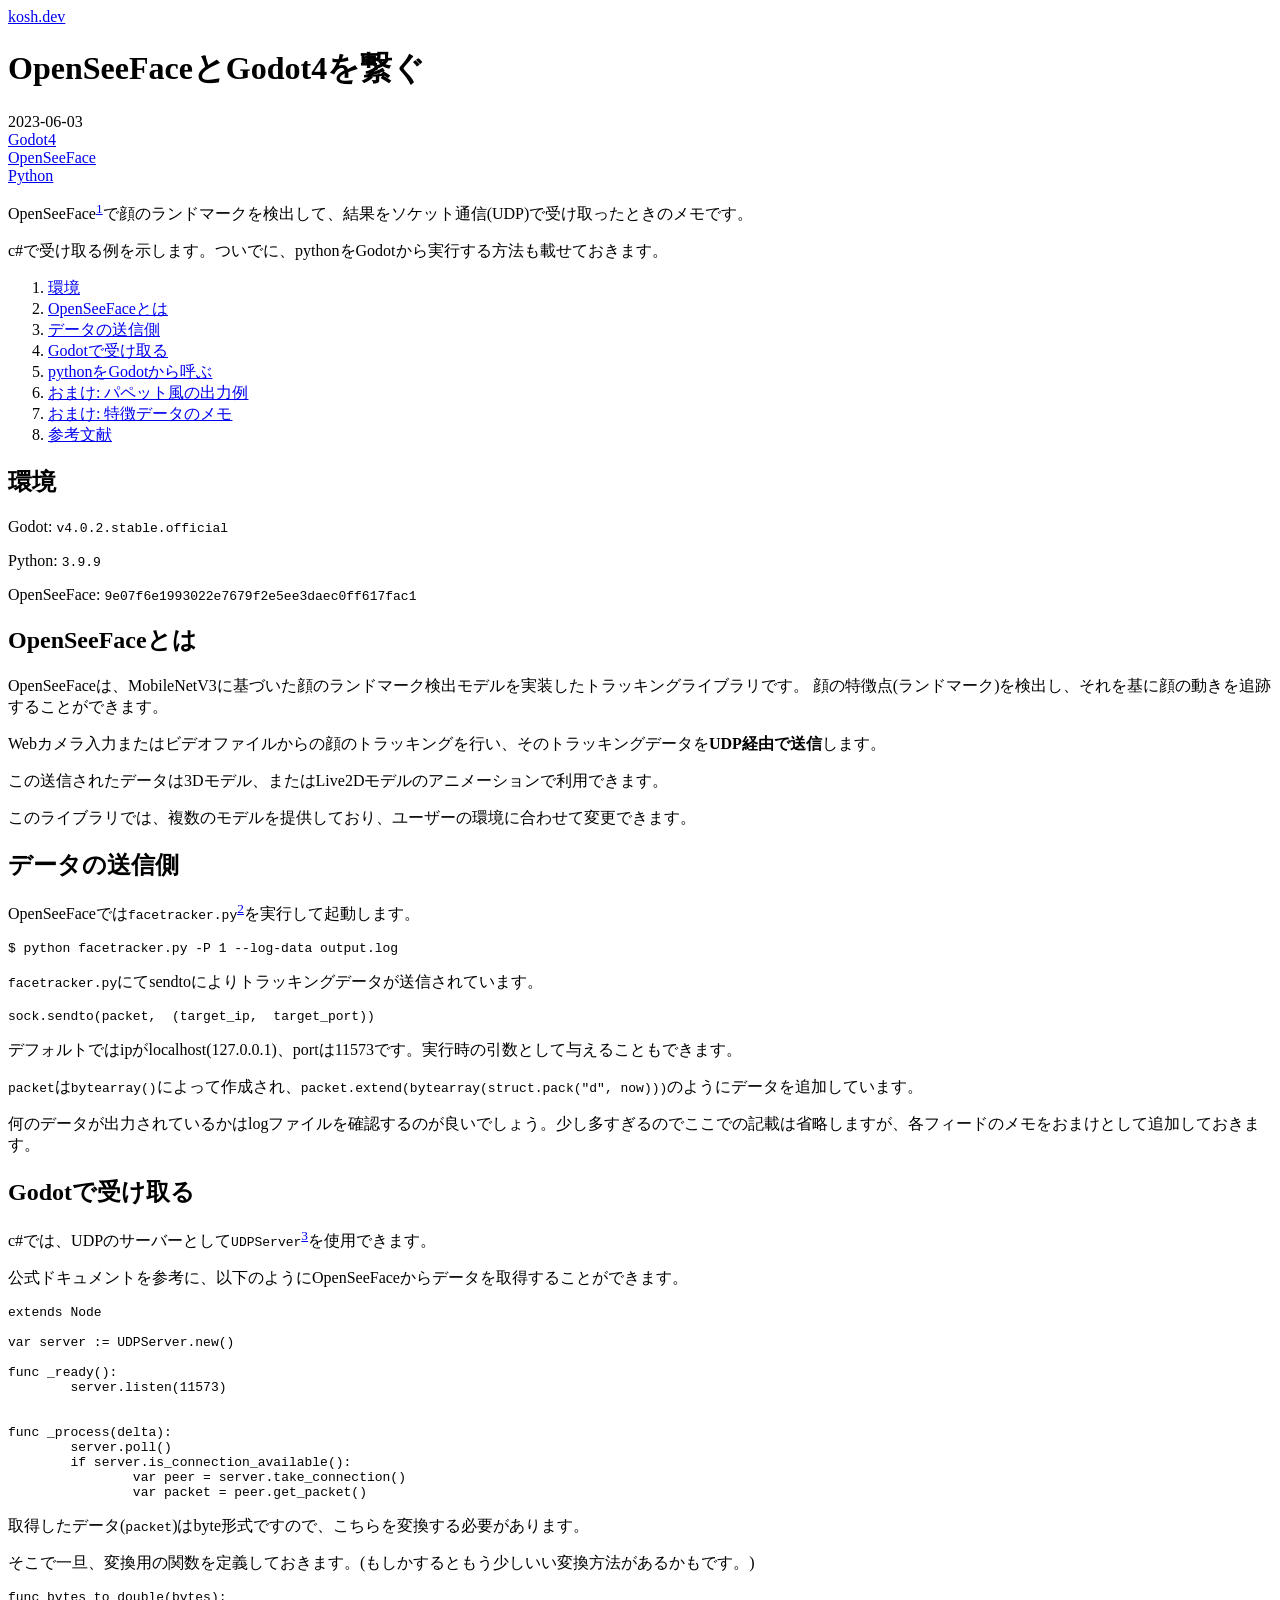
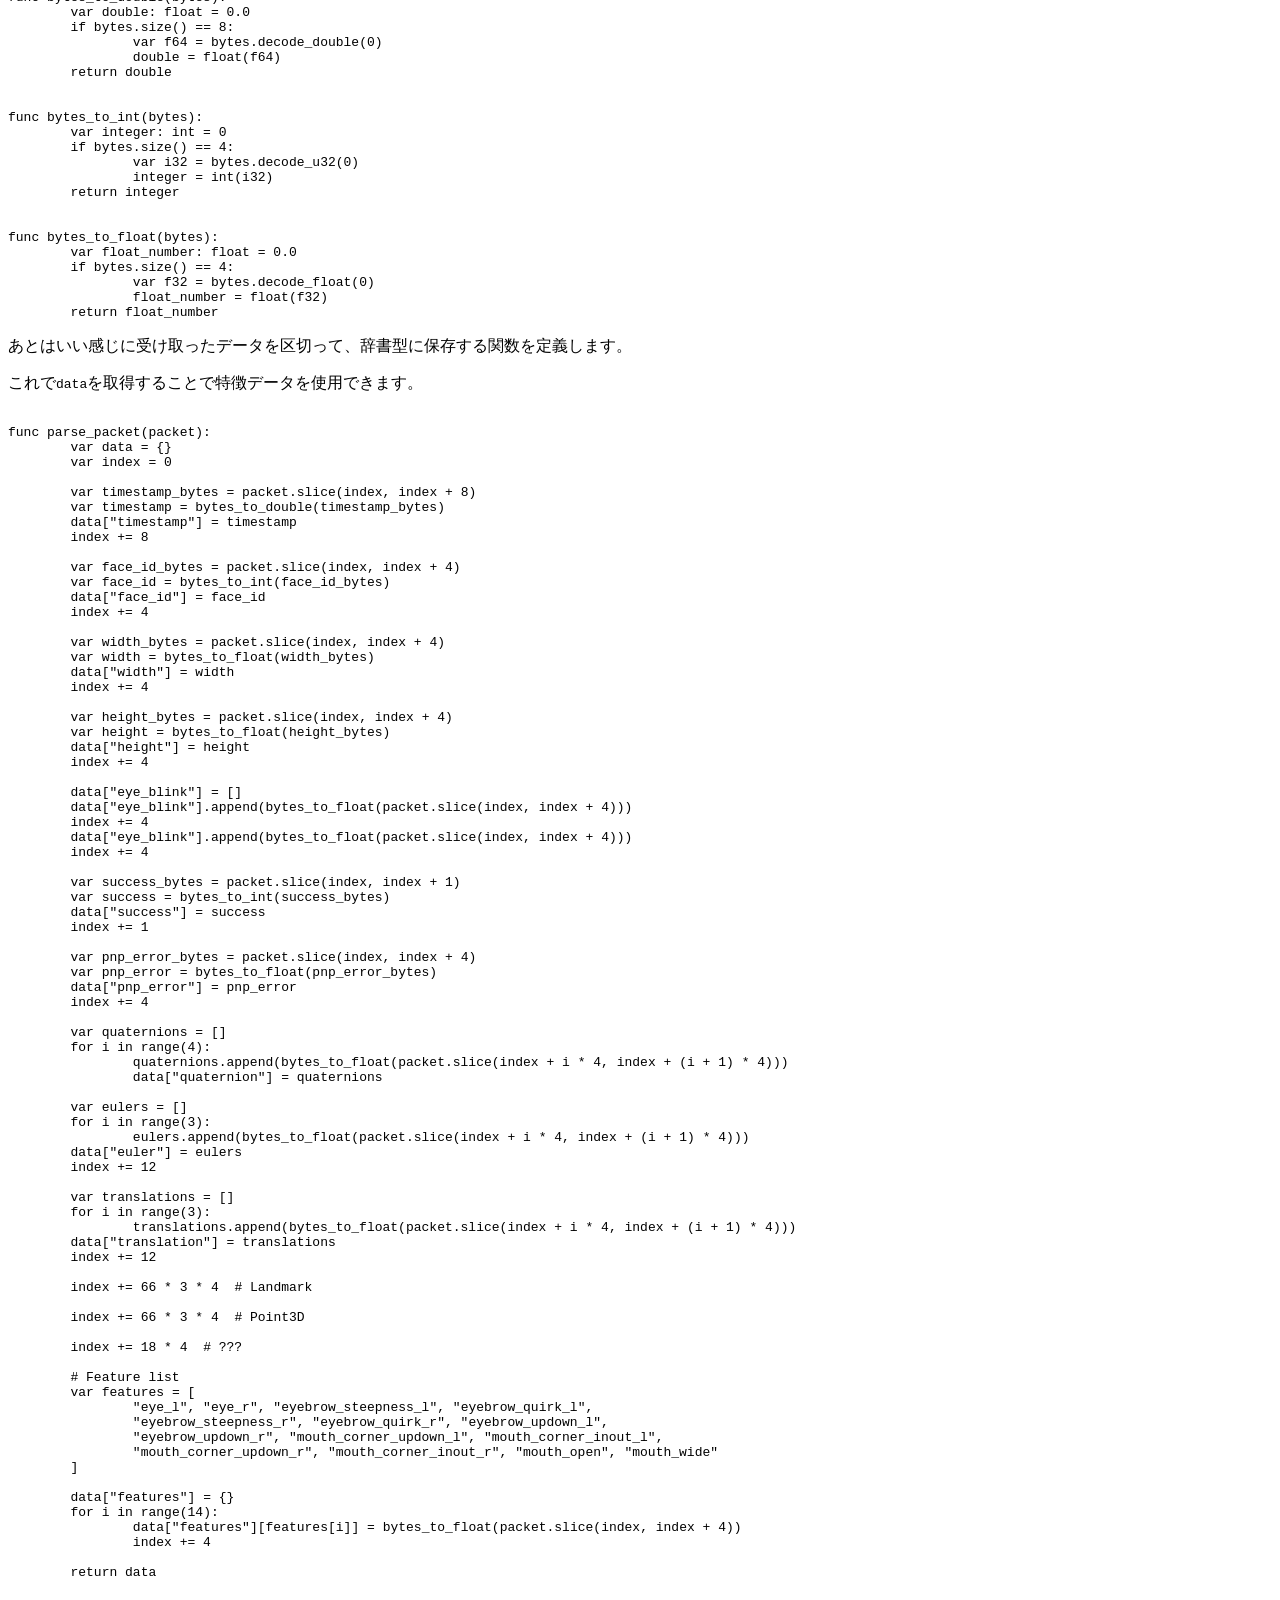
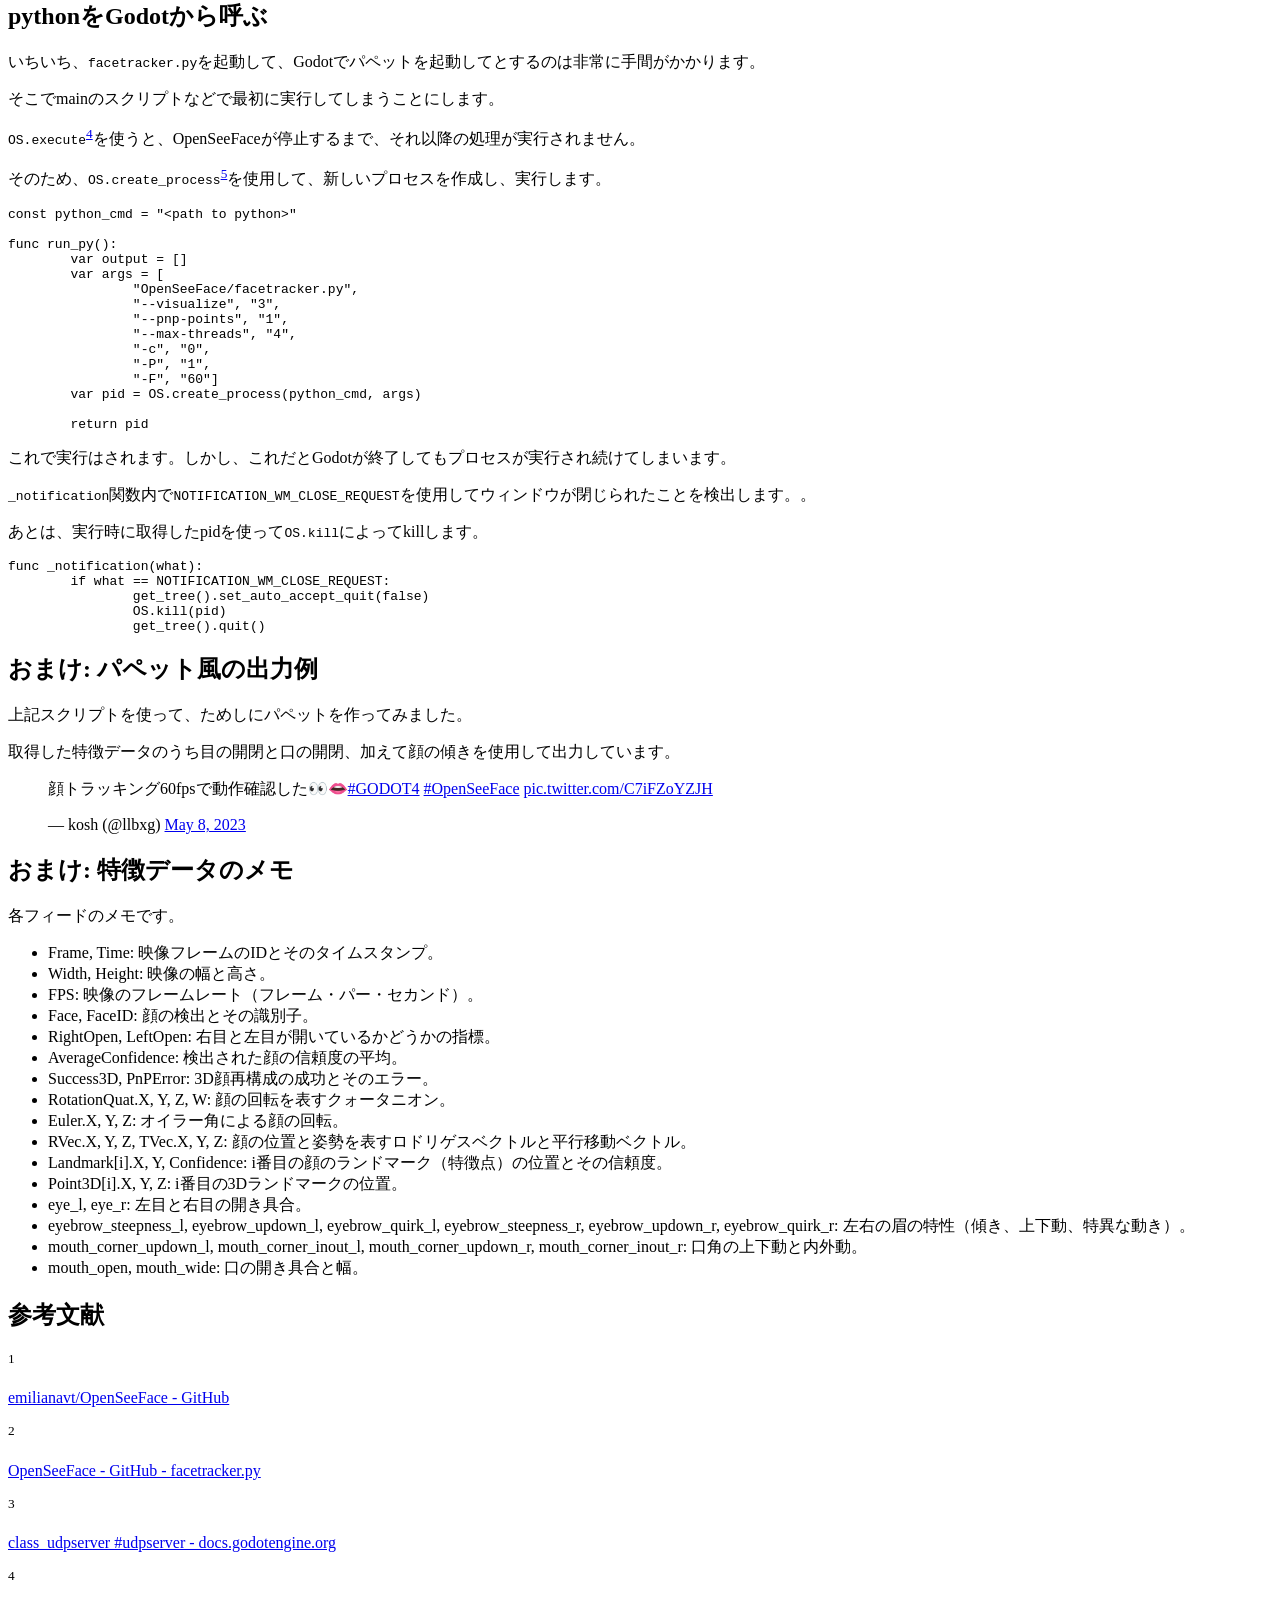
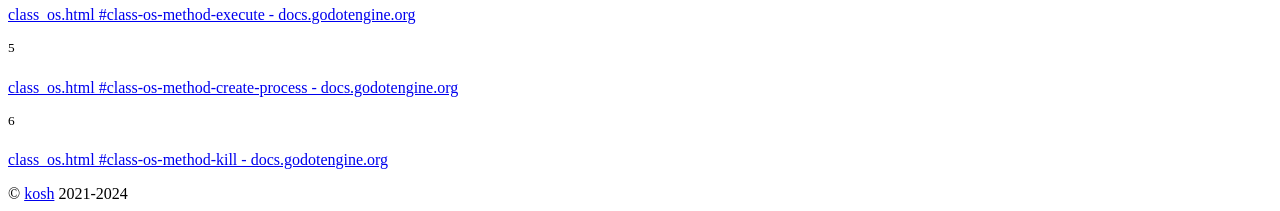
<file: article/15/index.html>
<!DOCTYPE html>
<html lang="en">


  <head prefix="og: http://ogp.me/ns# fb: http://ogp.me/ns/fb# article: http://ogp.me/ns/article#">
  

  <meta charset="utf-8">
  <meta name="viewport" content="width=device-width, initial-scale=1.0, minimum-scale=1.0,maximum-scale=1.0">

  
  <link href="https://fonts.googleapis.com/css2?family=Noto+Sans+JP:wght@100;300;400;700&display=swap" rel="stylesheet">
  <link href="https://fonts.googleapis.com/css2?family=Noto+Sans+Mono&display=swap" rel="stylesheet">


  
  <link type="image/ico" rel="icon" href="/favicon.ico"/>
  <link rel="shortcut icon" href="https://www.kosh.dev/favicon.ico"/>
  <link rel="apple-touch-icon" type="image/png" sizes="180x180" href="https://www.kosh.dev/icon/apple-touch-icon.png" />
  <link rel="icon" type="image/png" href=href="https://www.kosh.dev/icon/android-chrome-192x192.png"/>
  <link rel="icon" type="image/png" sizes="32x32" href=""/icon/icon-32x32.png", trailing_slash=false) | safe }}"/>
  <link rel="icon" type="image/png" sizes="16x16" href="/icon/icon-16x16.png", trailing_slash=false) | safe }}"/>
  <meta name="theme-color" content="#ffffff"/>

  
  <link rel ="stylesheet" href="https://www.kosh.dev/main.css"/>

  
  
  
  <meta property="og:site_name" content="kosh.dev" />
  <meta name="twitter:card" content="summary_large_image">
  <meta property="og:image" content="https:&#x2F;&#x2F;www.kosh.dev/icon/og-image.png" />

  
<title>OpenSeeFaceとGodot4を繋ぐ | kosh.dev</title>
<meta name="description" content="OpenSeeFaceで顔のランドマークを検出して、結果をソケット通信(UDP)で受け取ったときのメモです。" />
<meta property="og:type" content="article" />
<meta property="og:url" content="https:&#x2F;&#x2F;www.kosh.dev/article/15/" />


</head>

<body>
  <header id="header" class="pinned" ><div class="items">
        <div class="item logo"><a href="/">kosh.dev</a></div></div>
  </header>

  <main>
    

<div class="article">
    <h1 class="title">OpenSeeFaceとGodot4を繋ぐ</h1>
    <div class='info'>
        <div class='date'>2023-06-03</div>
        
            
            <div class="htag"><a href="https://www.kosh.dev/tags/godot4/">Godot4</a></div>
            
        
            
            <div class="htag"><a href="https://www.kosh.dev/tags/openseeface/">OpenSeeFace</a></div>
            
        
            
            <div class="htag"><a href="https://www.kosh.dev/tags/python/">Python</a></div>
            
        
    </div>


<p>OpenSeeFace<sup class="footnote-reference"><a href="#1">1</a></sup>で顔のランドマークを検出して、結果をソケット通信(UDP)で受け取ったときのメモです。</p>
<p>c#で受け取る例を示します。ついでに、pythonをGodotから実行する方法も載せておきます。</p>
<p>
<div class="toc" id="toc"><ol>
    
        <li><a href="https://www.kosh.dev/article/15/#huan-jing">環境</a></li> 
    
        <li><a href="https://www.kosh.dev/article/15/#openseefacetoha">OpenSeeFaceとは</a></li> 
    
        <li><a href="https://www.kosh.dev/article/15/#detanosong-xin-ce">データの送信側</a></li> 
    
        <li><a href="https://www.kosh.dev/article/15/#godotdeshou-kequ-ru">Godotで受け取る</a></li> 
    
        <li><a href="https://www.kosh.dev/article/15/#pythonwogodotkarahu-bu">pythonをGodotから呼ぶ</a></li> 
    
        <li><a href="https://www.kosh.dev/article/15/#omake-papetutofeng-nochu-li-li">おまけ: パペット風の出力例</a></li> 
    
        <li><a href="https://www.kosh.dev/article/15/#omake-te-zheng-detanomemo">おまけ: 特徴データのメモ</a></li> 
    
        <li><a href="https://www.kosh.dev/article/15/#can-kao-wen-xian">参考文献</a></li> 
     
</ol></div></p>
<h2 id="huan-jing">環境</h2>
<p>Godot: <code>v4.0.2.stable.official</code></p>
<p>Python: <code>3.9.9</code></p>
<p>OpenSeeFace: <code>9e07f6e1993022e7679f2e5ee3daec0ff617fac1</code></p>
<h2 id="openseefacetoha">OpenSeeFaceとは</h2>
<p>OpenSeeFaceは、MobileNetV3に基づいた顔のランドマーク検出モデルを実装したトラッキングライブラリです。
顔の特徴点(ランドマーク)を検出し、それを基に顔の動きを追跡することができます。</p>
<p>Webカメラ入力またはビデオファイルからの顔のトラッキングを行い、そのトラッキングデータを<strong>UDP経由で送信</strong>します。</p>
<p>この送信されたデータは3Dモデル、またはLive2Dモデルのアニメーションで利用できます。</p>
<p>このライブラリでは、複数のモデルを提供しており、ユーザーの環境に合わせて変更できます。</p>
<h2 id="detanosong-xin-ce">データの送信側</h2>
<p>OpenSeeFaceでは<code>facetracker.py</code><sup class="footnote-reference"><a href="#2">2</a></sup>を実行して起動します。</p>
<pre data-lang="bash" class="language-bash z-code"><code class="language-bash" data-lang="bash"><span class="z-source z-shell z-bash"><span class="z-meta z-function-call z-shell"><span class="z-variable z-function z-shell">$</span></span><span class="z-meta z-function-call z-arguments z-shell"> python facetracker.py<span class="z-variable z-parameter z-option z-shell"><span class="z-punctuation z-definition z-parameter z-shell"> -</span>P</span> 1<span class="z-variable z-parameter z-option z-shell"><span class="z-punctuation z-definition z-parameter z-shell"> --</span>log-data</span> output.log</span>
</span></code></pre>
<p><code>facetracker.py</code>にてsendtoによりトラッキングデータが送信されています。</p>
<pre data-lang="python" class="language-python z-code"><code class="language-python" data-lang="python"><span class="z-source z-python"><span class="z-meta z-function-call z-python"><span class="z-meta z-qualified-name z-python"><span class="z-meta z-generic-name z-python">sock</span></span><span class="z-meta z-qualified-name z-python"><span class="z-punctuation z-accessor z-dot z-python">.</span></span><span class="z-meta z-qualified-name z-python"><span class="z-variable z-function z-python"><span class="z-meta z-generic-name z-python">sendto</span></span></span></span><span class="z-meta z-function-call z-arguments z-python"><span class="z-punctuation z-section z-arguments z-begin z-python">(</span><span class="z-meta z-qualified-name z-python"><span class="z-meta z-generic-name z-python">packet</span></span><span class="z-punctuation z-separator z-arguments z-python">,</span>  <span class="z-meta z-sequence z-tuple z-python"><span class="z-punctuation z-section z-sequence z-begin z-python">(</span><span class="z-meta z-qualified-name z-python"><span class="z-meta z-generic-name z-python">target_ip</span></span><span class="z-punctuation z-separator z-sequence z-python">,</span>  <span class="z-meta z-qualified-name z-python"><span class="z-meta z-generic-name z-python">target_port</span></span><span class="z-punctuation z-section z-sequence z-end z-python">)</span></span><span class="z-punctuation z-section z-arguments z-end z-python">)</span></span>
</span></code></pre>
<p>デフォルトではipがlocalhost(127.0.0.1)、portは11573です。実行時の引数として与えることもできます。</p>
<p><code>packet</code>は<code>bytearray()</code>によって作成され、<code>packet.extend(bytearray(struct.pack(&quot;d&quot;,  now)))</code>のようにデータを追加しています。</p>
<p>何のデータが出力されているかはlogファイルを確認するのが良いでしょう。少し多すぎるのでここでの記載は省略しますが、各フィードのメモをおまけとして追加しておきます。</p>
<!-- [特徴データのメモ](#_4) -->
<h2 id="godotdeshou-kequ-ru">Godotで受け取る</h2>
<p>c#では、UDPのサーバーとして<code>UDPServer</code><sup class="footnote-reference"><a href="#3">3</a></sup>を使用できます。</p>
<p>公式ドキュメントを参考に、以下のようにOpenSeeFaceからデータを取得することができます。</p>
<pre data-lang="c#" class="language-c# z-code"><code class="language-c#" data-lang="c#"><span class="z-source z-cs"><span class="z-support z-type z-cs">extends</span> <span class="z-variable z-other z-cs">Node</span>

<span class="z-variable z-other z-cs">var</span> <span class="z-variable z-other z-cs">server</span> :<span class="z-keyword z-operator z-assignment z-variable z-cs">=</span> <span class="z-variable z-other z-cs">UDPServer</span><span class="z-punctuation z-accessor z-dot z-cs">.</span><span class="z-meta z-instance z-cs"><span class="z-keyword z-operator z-new z-cs">new</span></span><span class="z-meta z-instance z-cs"><span class="z-meta z-group z-cs"><span class="z-punctuation z-section z-group z-begin z-cs">(</span></span></span><span class="z-meta z-instance z-cs"><span class="z-meta z-group z-cs"><span class="z-punctuation z-section z-group z-end z-cs">)</span>

</span></span><span class="z-variable z-other z-cs">func</span> <span class="z-meta z-function-call z-cs"><span class="z-variable z-function z-cs">_ready</span><span class="z-meta z-group z-cs"><span class="z-punctuation z-section z-group z-begin z-cs">(</span></span></span><span class="z-meta z-function-call z-cs"><span class="z-meta z-group z-cs"><span class="z-punctuation z-section z-group z-end z-cs">)</span></span></span>:
	<span class="z-variable z-other z-cs">server</span><span class="z-punctuation z-accessor z-dot z-cs">.</span><span class="z-meta z-function-call z-cs"><span class="z-variable z-function z-cs">listen</span><span class="z-meta z-group z-cs"><span class="z-punctuation z-section z-group z-begin z-cs">(</span></span></span><span class="z-meta z-function-call z-cs"><span class="z-meta z-group z-cs"><span class="z-constant z-numeric z-integer z-decimal z-cs">11573</span><span class="z-punctuation z-section z-group z-end z-cs">)</span></span></span>


<span class="z-variable z-other z-cs">func</span> <span class="z-meta z-function-call z-cs"><span class="z-variable z-function z-cs">_process</span><span class="z-meta z-group z-cs"><span class="z-punctuation z-section z-group z-begin z-cs">(</span></span></span><span class="z-meta z-function-call z-cs"><span class="z-meta z-group z-cs"><span class="z-variable z-other z-cs">delta</span><span class="z-punctuation z-section z-group z-end z-cs">)</span></span></span>:
	<span class="z-variable z-other z-cs">server</span><span class="z-punctuation z-accessor z-dot z-cs">.</span><span class="z-meta z-function-call z-cs"><span class="z-variable z-function z-cs">poll</span><span class="z-meta z-group z-cs"><span class="z-punctuation z-section z-group z-begin z-cs">(</span></span></span><span class="z-meta z-function-call z-cs"><span class="z-meta z-group z-cs"><span class="z-punctuation z-section z-group z-end z-cs">)</span></span></span>
	<span class="z-keyword z-other z-cs">if</span> <span class="z-variable z-other z-cs">server</span><span class="z-punctuation z-accessor z-dot z-cs">.</span><span class="z-meta z-function-call z-cs"><span class="z-variable z-function z-cs">is_connection_available</span><span class="z-meta z-group z-cs"><span class="z-punctuation z-section z-group z-begin z-cs">(</span></span></span><span class="z-meta z-function-call z-cs"><span class="z-meta z-group z-cs"><span class="z-punctuation z-section z-group z-end z-cs">)</span></span></span>:
		<span class="z-variable z-other z-cs">var</span> <span class="z-variable z-other z-cs">peer</span> <span class="z-keyword z-operator z-assignment z-cs">=</span> <span class="z-variable z-other z-cs">server</span><span class="z-punctuation z-accessor z-dot z-cs">.</span><span class="z-meta z-function-call z-cs"><span class="z-variable z-function z-cs">take_connection</span><span class="z-meta z-group z-cs"><span class="z-punctuation z-section z-group z-begin z-cs">(</span></span></span><span class="z-meta z-function-call z-cs"><span class="z-meta z-group z-cs"><span class="z-punctuation z-section z-group z-end z-cs">)</span></span></span>
		<span class="z-variable z-other z-cs">var</span> <span class="z-variable z-other z-cs">packet</span> <span class="z-keyword z-operator z-assignment z-cs">=</span> <span class="z-variable z-other z-cs">peer</span><span class="z-punctuation z-accessor z-dot z-cs">.</span><span class="z-meta z-function-call z-cs"><span class="z-variable z-function z-cs">get_packet</span><span class="z-meta z-group z-cs"><span class="z-punctuation z-section z-group z-begin z-cs">(</span></span></span><span class="z-meta z-function-call z-cs"><span class="z-meta z-group z-cs"><span class="z-punctuation z-section z-group z-end z-cs">)</span></span></span>
</span></code></pre>
<p>取得したデータ(<code>packet</code>)はbyte形式ですので、こちらを変換する必要があります。</p>
<p>そこで一旦、変換用の関数を定義しておきます。(もしかするともう少しいい変換方法があるかもです。)</p>
<pre data-lang="c#" class="language-c# z-code"><code class="language-c#" data-lang="c#"><span class="z-source z-cs"><span class="z-support z-type z-cs">func</span> <span class="z-meta z-method z-cs"><span class="z-entity z-name z-function z-cs">bytes_to_double</span></span><span class="z-meta z-method z-parameters z-cs"><span class="z-punctuation z-section z-parameters z-begin z-cs">(</span></span><span class="z-meta z-method z-parameters z-cs"><span class="z-support z-type z-cs">bytes</span></span><span class="z-meta z-method z-parameters z-cs"><span class="z-punctuation z-section z-parameters z-end z-cs">)</span></span><span class="z-meta z-method z-cs"><span class="z-invalid z-illegal z-cs">:</span></span>
	<span class="z-support z-type z-cs">var</span> <span class="z-variable z-other z-cs">double</span>: <span class="z-variable z-other z-cs">float</span> <span class="z-keyword z-operator z-assignment z-variable z-cs">=</span> <span class="z-constant z-numeric z-float z-decimal z-cs">0<span class="z-punctuation z-separator z-decimal z-cs">.</span>0</span>
	<span class="z-keyword z-other z-cs">if</span> <span class="z-variable z-other z-cs">bytes</span><span class="z-punctuation z-accessor z-dot z-cs">.</span><span class="z-meta z-function-call z-cs"><span class="z-variable z-function z-cs">size</span><span class="z-meta z-group z-cs"><span class="z-punctuation z-section z-group z-begin z-cs">(</span></span></span><span class="z-meta z-function-call z-cs"><span class="z-meta z-group z-cs"><span class="z-punctuation z-section z-group z-end z-cs">)</span></span></span> <span class="z-keyword z-operator z-cs">==</span> <span class="z-constant z-numeric z-integer z-decimal z-cs">8</span>:
		<span class="z-variable z-other z-cs">var</span> <span class="z-variable z-other z-cs">f64</span> <span class="z-keyword z-operator z-assignment z-cs">=</span> <span class="z-variable z-other z-cs">bytes</span><span class="z-punctuation z-accessor z-dot z-cs">.</span><span class="z-meta z-function-call z-cs"><span class="z-variable z-function z-cs">decode_double</span><span class="z-meta z-group z-cs"><span class="z-punctuation z-section z-group z-begin z-cs">(</span></span></span><span class="z-meta z-function-call z-cs"><span class="z-meta z-group z-cs"><span class="z-constant z-numeric z-integer z-decimal z-cs">0</span><span class="z-punctuation z-section z-group z-end z-cs">)</span></span></span>
		<span class="z-storage z-type z-cs">double</span> <span class="z-keyword z-operator z-assignment z-cs">=</span> <span class="z-meta z-function-call z-cs"><span class="z-variable z-function z-cs">float</span><span class="z-meta z-group z-cs"><span class="z-punctuation z-section z-group z-begin z-cs">(</span></span></span><span class="z-meta z-function-call z-cs"><span class="z-meta z-group z-cs"><span class="z-variable z-other z-cs">f64</span><span class="z-punctuation z-section z-group z-end z-cs">)</span></span></span>
	<span class="z-keyword z-other z-cs">return</span> <span class="z-storage z-type z-cs">double</span>


<span class="z-variable z-other z-cs">func</span> <span class="z-meta z-function-call z-cs"><span class="z-variable z-function z-cs">bytes_to_int</span><span class="z-meta z-group z-cs"><span class="z-punctuation z-section z-group z-begin z-cs">(</span></span></span><span class="z-meta z-function-call z-cs"><span class="z-meta z-group z-cs"><span class="z-variable z-other z-cs">bytes</span><span class="z-punctuation z-section z-group z-end z-cs">)</span></span></span>:
	<span class="z-variable z-other z-cs">var</span> <span class="z-variable z-other z-cs">integer</span>: <span class="z-storage z-type z-cs">int</span> <span class="z-keyword z-operator z-assignment z-cs">=</span> <span class="z-constant z-numeric z-integer z-decimal z-cs">0</span>
	<span class="z-keyword z-other z-cs">if</span> <span class="z-variable z-other z-cs">bytes</span><span class="z-punctuation z-accessor z-dot z-cs">.</span><span class="z-meta z-function-call z-cs"><span class="z-variable z-function z-cs">size</span><span class="z-meta z-group z-cs"><span class="z-punctuation z-section z-group z-begin z-cs">(</span></span></span><span class="z-meta z-function-call z-cs"><span class="z-meta z-group z-cs"><span class="z-punctuation z-section z-group z-end z-cs">)</span></span></span> <span class="z-keyword z-operator z-cs">==</span> <span class="z-constant z-numeric z-integer z-decimal z-cs">4</span>:
		<span class="z-variable z-other z-cs">var</span> <span class="z-variable z-other z-cs">i32</span> <span class="z-keyword z-operator z-assignment z-cs">=</span> <span class="z-variable z-other z-cs">bytes</span><span class="z-punctuation z-accessor z-dot z-cs">.</span><span class="z-meta z-function-call z-cs"><span class="z-variable z-function z-cs">decode_u32</span><span class="z-meta z-group z-cs"><span class="z-punctuation z-section z-group z-begin z-cs">(</span></span></span><span class="z-meta z-function-call z-cs"><span class="z-meta z-group z-cs"><span class="z-constant z-numeric z-integer z-decimal z-cs">0</span><span class="z-punctuation z-section z-group z-end z-cs">)</span></span></span>
		<span class="z-variable z-other z-cs">integer</span> <span class="z-keyword z-operator z-assignment z-cs">=</span> <span class="z-meta z-function-call z-cs"><span class="z-variable z-function z-cs">int</span><span class="z-meta z-group z-cs"><span class="z-punctuation z-section z-group z-begin z-cs">(</span></span></span><span class="z-meta z-function-call z-cs"><span class="z-meta z-group z-cs"><span class="z-variable z-other z-cs">i32</span><span class="z-punctuation z-section z-group z-end z-cs">)</span></span></span>
	<span class="z-keyword z-other z-cs">return</span> <span class="z-variable z-other z-cs">integer</span>


<span class="z-variable z-other z-cs">func</span> <span class="z-meta z-function-call z-cs"><span class="z-variable z-function z-cs">bytes_to_float</span><span class="z-meta z-group z-cs"><span class="z-punctuation z-section z-group z-begin z-cs">(</span></span></span><span class="z-meta z-function-call z-cs"><span class="z-meta z-group z-cs"><span class="z-variable z-other z-cs">bytes</span><span class="z-punctuation z-section z-group z-end z-cs">)</span></span></span>:
	<span class="z-variable z-other z-cs">var</span> <span class="z-variable z-other z-cs">float_number</span>: <span class="z-storage z-type z-cs">float</span> <span class="z-keyword z-operator z-assignment z-cs">=</span> <span class="z-constant z-numeric z-float z-decimal z-cs">0<span class="z-punctuation z-separator z-decimal z-cs">.</span>0</span>
	<span class="z-keyword z-other z-cs">if</span> <span class="z-variable z-other z-cs">bytes</span><span class="z-punctuation z-accessor z-dot z-cs">.</span><span class="z-meta z-function-call z-cs"><span class="z-variable z-function z-cs">size</span><span class="z-meta z-group z-cs"><span class="z-punctuation z-section z-group z-begin z-cs">(</span></span></span><span class="z-meta z-function-call z-cs"><span class="z-meta z-group z-cs"><span class="z-punctuation z-section z-group z-end z-cs">)</span></span></span> <span class="z-keyword z-operator z-cs">==</span> <span class="z-constant z-numeric z-integer z-decimal z-cs">4</span>:
		<span class="z-variable z-other z-cs">var</span> <span class="z-variable z-other z-cs">f32</span> <span class="z-keyword z-operator z-assignment z-cs">=</span> <span class="z-variable z-other z-cs">bytes</span><span class="z-punctuation z-accessor z-dot z-cs">.</span><span class="z-meta z-function-call z-cs"><span class="z-variable z-function z-cs">decode_float</span><span class="z-meta z-group z-cs"><span class="z-punctuation z-section z-group z-begin z-cs">(</span></span></span><span class="z-meta z-function-call z-cs"><span class="z-meta z-group z-cs"><span class="z-constant z-numeric z-integer z-decimal z-cs">0</span><span class="z-punctuation z-section z-group z-end z-cs">)</span></span></span>
		<span class="z-variable z-other z-cs">float_number</span> <span class="z-keyword z-operator z-assignment z-cs">=</span> <span class="z-meta z-function-call z-cs"><span class="z-variable z-function z-cs">float</span><span class="z-meta z-group z-cs"><span class="z-punctuation z-section z-group z-begin z-cs">(</span></span></span><span class="z-meta z-function-call z-cs"><span class="z-meta z-group z-cs"><span class="z-variable z-other z-cs">f32</span><span class="z-punctuation z-section z-group z-end z-cs">)</span></span></span>
	<span class="z-keyword z-other z-cs">return</span> <span class="z-variable z-other z-cs">float_number</span>
</span></code></pre>
<p>あとはいい感じに受け取ったデータを区切って、辞書型に保存する関数を定義します。</p>
<p>これで<code>data</code>を取得することで特徴データを使用できます。</p>
<pre data-lang="c#" class="language-c# z-code"><code class="language-c#" data-lang="c#"><span class="z-source z-cs">
<span class="z-support z-type z-cs">func</span> <span class="z-meta z-method z-cs"><span class="z-entity z-name z-function z-cs">parse_packet</span></span><span class="z-meta z-method z-parameters z-cs"><span class="z-punctuation z-section z-parameters z-begin z-cs">(</span></span><span class="z-meta z-method z-parameters z-cs"><span class="z-support z-type z-cs">packet</span></span><span class="z-meta z-method z-parameters z-cs"><span class="z-punctuation z-section z-parameters z-end z-cs">)</span></span><span class="z-meta z-method z-cs"><span class="z-invalid z-illegal z-cs">:</span></span>
	<span class="z-storage z-type z-variable z-cs">var</span> <span class="z-variable z-other z-cs">data</span> <span class="z-keyword z-operator z-assignment z-variable z-cs">=</span> <span class="z-punctuation z-section z-block z-begin z-cs">{</span><span class="z-punctuation z-section z-block z-end z-cs">}</span>
	<span class="z-storage z-type z-variable z-cs">var</span> <span class="z-variable z-other z-cs">index</span> <span class="z-keyword z-operator z-assignment z-variable z-cs">=</span> <span class="z-constant z-numeric z-integer z-decimal z-cs">0</span>

	<span class="z-variable z-other z-cs">var</span> <span class="z-variable z-other z-cs">timestamp_bytes</span> <span class="z-keyword z-operator z-assignment z-cs">=</span> <span class="z-variable z-other z-cs">packet</span><span class="z-punctuation z-accessor z-dot z-cs">.</span><span class="z-meta z-function-call z-cs"><span class="z-variable z-function z-cs">slice</span><span class="z-meta z-group z-cs"><span class="z-punctuation z-section z-group z-begin z-cs">(</span></span></span><span class="z-meta z-function-call z-cs"><span class="z-meta z-group z-cs"><span class="z-variable z-other z-cs">index</span><span class="z-punctuation z-separator z-argument z-cs">,</span> <span class="z-variable z-other z-cs">index</span> <span class="z-keyword z-operator z-cs">+</span> <span class="z-constant z-numeric z-integer z-decimal z-cs">8</span><span class="z-punctuation z-section z-group z-end z-cs">)</span></span></span>
	<span class="z-variable z-other z-cs">var</span> <span class="z-variable z-other z-cs">timestamp</span> <span class="z-keyword z-operator z-assignment z-cs">=</span> <span class="z-meta z-function-call z-cs"><span class="z-variable z-function z-cs">bytes_to_double</span><span class="z-meta z-group z-cs"><span class="z-punctuation z-section z-group z-begin z-cs">(</span></span></span><span class="z-meta z-function-call z-cs"><span class="z-meta z-group z-cs"><span class="z-variable z-other z-cs">timestamp_bytes</span><span class="z-punctuation z-section z-group z-end z-cs">)</span></span></span>
	<span class="z-variable z-other z-cs">data</span><span class="z-meta z-brackets z-cs"><span class="z-punctuation z-section z-brackets z-begin z-cs">[</span></span><span class="z-meta z-brackets z-cs"><span class="z-string z-quoted z-double z-cs"><span class="z-punctuation z-definition z-string z-begin z-cs">&quot;</span>timestamp<span class="z-punctuation z-definition z-string z-end z-cs">&quot;</span></span></span><span class="z-meta z-brackets z-cs"><span class="z-punctuation z-section z-brackets z-end z-cs">]</span></span> <span class="z-keyword z-operator z-assignment z-cs">=</span> <span class="z-variable z-other z-cs">timestamp</span>
	<span class="z-variable z-other z-cs">index</span> <span class="z-keyword z-operator z-cs">+=</span> <span class="z-constant z-numeric z-integer z-decimal z-cs">8</span>

	<span class="z-variable z-other z-cs">var</span> <span class="z-variable z-other z-cs">face_id_bytes</span> <span class="z-keyword z-operator z-assignment z-cs">=</span> <span class="z-variable z-other z-cs">packet</span><span class="z-punctuation z-accessor z-dot z-cs">.</span><span class="z-meta z-function-call z-cs"><span class="z-variable z-function z-cs">slice</span><span class="z-meta z-group z-cs"><span class="z-punctuation z-section z-group z-begin z-cs">(</span></span></span><span class="z-meta z-function-call z-cs"><span class="z-meta z-group z-cs"><span class="z-variable z-other z-cs">index</span><span class="z-punctuation z-separator z-argument z-cs">,</span> <span class="z-variable z-other z-cs">index</span> <span class="z-keyword z-operator z-cs">+</span> <span class="z-constant z-numeric z-integer z-decimal z-cs">4</span><span class="z-punctuation z-section z-group z-end z-cs">)</span></span></span>
	<span class="z-variable z-other z-cs">var</span> <span class="z-variable z-other z-cs">face_id</span> <span class="z-keyword z-operator z-assignment z-cs">=</span> <span class="z-meta z-function-call z-cs"><span class="z-variable z-function z-cs">bytes_to_int</span><span class="z-meta z-group z-cs"><span class="z-punctuation z-section z-group z-begin z-cs">(</span></span></span><span class="z-meta z-function-call z-cs"><span class="z-meta z-group z-cs"><span class="z-variable z-other z-cs">face_id_bytes</span><span class="z-punctuation z-section z-group z-end z-cs">)</span></span></span>
	<span class="z-variable z-other z-cs">data</span><span class="z-meta z-brackets z-cs"><span class="z-punctuation z-section z-brackets z-begin z-cs">[</span></span><span class="z-meta z-brackets z-cs"><span class="z-string z-quoted z-double z-cs"><span class="z-punctuation z-definition z-string z-begin z-cs">&quot;</span>face_id<span class="z-punctuation z-definition z-string z-end z-cs">&quot;</span></span></span><span class="z-meta z-brackets z-cs"><span class="z-punctuation z-section z-brackets z-end z-cs">]</span></span> <span class="z-keyword z-operator z-assignment z-cs">=</span> <span class="z-variable z-other z-cs">face_id</span>
	<span class="z-variable z-other z-cs">index</span> <span class="z-keyword z-operator z-cs">+=</span> <span class="z-constant z-numeric z-integer z-decimal z-cs">4</span>

	<span class="z-variable z-other z-cs">var</span> <span class="z-variable z-other z-cs">width_bytes</span> <span class="z-keyword z-operator z-assignment z-cs">=</span> <span class="z-variable z-other z-cs">packet</span><span class="z-punctuation z-accessor z-dot z-cs">.</span><span class="z-meta z-function-call z-cs"><span class="z-variable z-function z-cs">slice</span><span class="z-meta z-group z-cs"><span class="z-punctuation z-section z-group z-begin z-cs">(</span></span></span><span class="z-meta z-function-call z-cs"><span class="z-meta z-group z-cs"><span class="z-variable z-other z-cs">index</span><span class="z-punctuation z-separator z-argument z-cs">,</span> <span class="z-variable z-other z-cs">index</span> <span class="z-keyword z-operator z-cs">+</span> <span class="z-constant z-numeric z-integer z-decimal z-cs">4</span><span class="z-punctuation z-section z-group z-end z-cs">)</span></span></span>
	<span class="z-variable z-other z-cs">var</span> <span class="z-variable z-other z-cs">width</span> <span class="z-keyword z-operator z-assignment z-cs">=</span> <span class="z-meta z-function-call z-cs"><span class="z-variable z-function z-cs">bytes_to_float</span><span class="z-meta z-group z-cs"><span class="z-punctuation z-section z-group z-begin z-cs">(</span></span></span><span class="z-meta z-function-call z-cs"><span class="z-meta z-group z-cs"><span class="z-variable z-other z-cs">width_bytes</span><span class="z-punctuation z-section z-group z-end z-cs">)</span></span></span>
	<span class="z-variable z-other z-cs">data</span><span class="z-meta z-brackets z-cs"><span class="z-punctuation z-section z-brackets z-begin z-cs">[</span></span><span class="z-meta z-brackets z-cs"><span class="z-string z-quoted z-double z-cs"><span class="z-punctuation z-definition z-string z-begin z-cs">&quot;</span>width<span class="z-punctuation z-definition z-string z-end z-cs">&quot;</span></span></span><span class="z-meta z-brackets z-cs"><span class="z-punctuation z-section z-brackets z-end z-cs">]</span></span> <span class="z-keyword z-operator z-assignment z-cs">=</span> <span class="z-variable z-other z-cs">width</span>
	<span class="z-variable z-other z-cs">index</span> <span class="z-keyword z-operator z-cs">+=</span> <span class="z-constant z-numeric z-integer z-decimal z-cs">4</span>

	<span class="z-variable z-other z-cs">var</span> <span class="z-variable z-other z-cs">height_bytes</span> <span class="z-keyword z-operator z-assignment z-cs">=</span> <span class="z-variable z-other z-cs">packet</span><span class="z-punctuation z-accessor z-dot z-cs">.</span><span class="z-meta z-function-call z-cs"><span class="z-variable z-function z-cs">slice</span><span class="z-meta z-group z-cs"><span class="z-punctuation z-section z-group z-begin z-cs">(</span></span></span><span class="z-meta z-function-call z-cs"><span class="z-meta z-group z-cs"><span class="z-variable z-other z-cs">index</span><span class="z-punctuation z-separator z-argument z-cs">,</span> <span class="z-variable z-other z-cs">index</span> <span class="z-keyword z-operator z-cs">+</span> <span class="z-constant z-numeric z-integer z-decimal z-cs">4</span><span class="z-punctuation z-section z-group z-end z-cs">)</span></span></span>
	<span class="z-variable z-other z-cs">var</span> <span class="z-variable z-other z-cs">height</span> <span class="z-keyword z-operator z-assignment z-cs">=</span> <span class="z-meta z-function-call z-cs"><span class="z-variable z-function z-cs">bytes_to_float</span><span class="z-meta z-group z-cs"><span class="z-punctuation z-section z-group z-begin z-cs">(</span></span></span><span class="z-meta z-function-call z-cs"><span class="z-meta z-group z-cs"><span class="z-variable z-other z-cs">height_bytes</span><span class="z-punctuation z-section z-group z-end z-cs">)</span></span></span>
	<span class="z-variable z-other z-cs">data</span><span class="z-meta z-brackets z-cs"><span class="z-punctuation z-section z-brackets z-begin z-cs">[</span></span><span class="z-meta z-brackets z-cs"><span class="z-string z-quoted z-double z-cs"><span class="z-punctuation z-definition z-string z-begin z-cs">&quot;</span>height<span class="z-punctuation z-definition z-string z-end z-cs">&quot;</span></span></span><span class="z-meta z-brackets z-cs"><span class="z-punctuation z-section z-brackets z-end z-cs">]</span></span> <span class="z-keyword z-operator z-assignment z-cs">=</span> <span class="z-variable z-other z-cs">height</span>
	<span class="z-variable z-other z-cs">index</span> <span class="z-keyword z-operator z-cs">+=</span> <span class="z-constant z-numeric z-integer z-decimal z-cs">4</span>

	<span class="z-variable z-other z-cs">data</span><span class="z-meta z-brackets z-cs"><span class="z-punctuation z-section z-brackets z-begin z-cs">[</span></span><span class="z-meta z-brackets z-cs"><span class="z-string z-quoted z-double z-cs"><span class="z-punctuation z-definition z-string z-begin z-cs">&quot;</span>eye_blink<span class="z-punctuation z-definition z-string z-end z-cs">&quot;</span></span></span><span class="z-meta z-brackets z-cs"><span class="z-punctuation z-section z-brackets z-end z-cs">]</span></span> <span class="z-keyword z-operator z-assignment z-cs">=</span> <span class="z-meta z-brackets z-cs"><span class="z-punctuation z-section z-brackets z-begin z-cs">[</span></span><span class="z-meta z-brackets z-cs"><span class="z-punctuation z-section z-brackets z-end z-cs">]</span></span>
	<span class="z-variable z-other z-cs">data</span><span class="z-meta z-brackets z-cs"><span class="z-punctuation z-section z-brackets z-begin z-cs">[</span></span><span class="z-meta z-brackets z-cs"><span class="z-string z-quoted z-double z-cs"><span class="z-punctuation z-definition z-string z-begin z-cs">&quot;</span>eye_blink<span class="z-punctuation z-definition z-string z-end z-cs">&quot;</span></span></span><span class="z-meta z-brackets z-cs"><span class="z-punctuation z-section z-brackets z-end z-cs">]</span></span><span class="z-punctuation z-accessor z-dot z-cs">.</span><span class="z-meta z-function-call z-cs"><span class="z-variable z-function z-cs">append</span><span class="z-meta z-group z-cs"><span class="z-punctuation z-section z-group z-begin z-cs">(</span></span></span><span class="z-meta z-function-call z-cs"><span class="z-meta z-group z-cs"><span class="z-meta z-function-call z-cs"><span class="z-variable z-function z-cs">bytes_to_float</span><span class="z-meta z-group z-cs"><span class="z-punctuation z-section z-group z-begin z-cs">(</span></span></span><span class="z-meta z-function-call z-cs"><span class="z-meta z-group z-cs"><span class="z-variable z-other z-cs">packet</span><span class="z-punctuation z-accessor z-dot z-cs">.</span><span class="z-meta z-function-call z-cs"><span class="z-variable z-function z-cs">slice</span><span class="z-meta z-group z-cs"><span class="z-punctuation z-section z-group z-begin z-cs">(</span></span></span><span class="z-meta z-function-call z-cs"><span class="z-meta z-group z-cs"><span class="z-variable z-other z-cs">index</span><span class="z-punctuation z-separator z-argument z-cs">,</span> <span class="z-variable z-other z-cs">index</span> <span class="z-keyword z-operator z-cs">+</span> <span class="z-constant z-numeric z-integer z-decimal z-cs">4</span><span class="z-punctuation z-section z-group z-end z-cs">)</span></span></span><span class="z-punctuation z-section z-group z-end z-cs">)</span></span></span><span class="z-punctuation z-section z-group z-end z-cs">)</span></span></span>
	<span class="z-variable z-other z-cs">index</span> <span class="z-keyword z-operator z-cs">+=</span> <span class="z-constant z-numeric z-integer z-decimal z-cs">4</span>
	<span class="z-variable z-other z-cs">data</span><span class="z-meta z-brackets z-cs"><span class="z-punctuation z-section z-brackets z-begin z-cs">[</span></span><span class="z-meta z-brackets z-cs"><span class="z-string z-quoted z-double z-cs"><span class="z-punctuation z-definition z-string z-begin z-cs">&quot;</span>eye_blink<span class="z-punctuation z-definition z-string z-end z-cs">&quot;</span></span></span><span class="z-meta z-brackets z-cs"><span class="z-punctuation z-section z-brackets z-end z-cs">]</span></span><span class="z-punctuation z-accessor z-dot z-cs">.</span><span class="z-meta z-function-call z-cs"><span class="z-variable z-function z-cs">append</span><span class="z-meta z-group z-cs"><span class="z-punctuation z-section z-group z-begin z-cs">(</span></span></span><span class="z-meta z-function-call z-cs"><span class="z-meta z-group z-cs"><span class="z-meta z-function-call z-cs"><span class="z-variable z-function z-cs">bytes_to_float</span><span class="z-meta z-group z-cs"><span class="z-punctuation z-section z-group z-begin z-cs">(</span></span></span><span class="z-meta z-function-call z-cs"><span class="z-meta z-group z-cs"><span class="z-variable z-other z-cs">packet</span><span class="z-punctuation z-accessor z-dot z-cs">.</span><span class="z-meta z-function-call z-cs"><span class="z-variable z-function z-cs">slice</span><span class="z-meta z-group z-cs"><span class="z-punctuation z-section z-group z-begin z-cs">(</span></span></span><span class="z-meta z-function-call z-cs"><span class="z-meta z-group z-cs"><span class="z-variable z-other z-cs">index</span><span class="z-punctuation z-separator z-argument z-cs">,</span> <span class="z-variable z-other z-cs">index</span> <span class="z-keyword z-operator z-cs">+</span> <span class="z-constant z-numeric z-integer z-decimal z-cs">4</span><span class="z-punctuation z-section z-group z-end z-cs">)</span></span></span><span class="z-punctuation z-section z-group z-end z-cs">)</span></span></span><span class="z-punctuation z-section z-group z-end z-cs">)</span></span></span>
	<span class="z-variable z-other z-cs">index</span> <span class="z-keyword z-operator z-cs">+=</span> <span class="z-constant z-numeric z-integer z-decimal z-cs">4</span>

	<span class="z-variable z-other z-cs">var</span> <span class="z-variable z-other z-cs">success_bytes</span> <span class="z-keyword z-operator z-assignment z-cs">=</span> <span class="z-variable z-other z-cs">packet</span><span class="z-punctuation z-accessor z-dot z-cs">.</span><span class="z-meta z-function-call z-cs"><span class="z-variable z-function z-cs">slice</span><span class="z-meta z-group z-cs"><span class="z-punctuation z-section z-group z-begin z-cs">(</span></span></span><span class="z-meta z-function-call z-cs"><span class="z-meta z-group z-cs"><span class="z-variable z-other z-cs">index</span><span class="z-punctuation z-separator z-argument z-cs">,</span> <span class="z-variable z-other z-cs">index</span> <span class="z-keyword z-operator z-cs">+</span> <span class="z-constant z-numeric z-integer z-decimal z-cs">1</span><span class="z-punctuation z-section z-group z-end z-cs">)</span></span></span>
	<span class="z-variable z-other z-cs">var</span> <span class="z-variable z-other z-cs">success</span> <span class="z-keyword z-operator z-assignment z-cs">=</span> <span class="z-meta z-function-call z-cs"><span class="z-variable z-function z-cs">bytes_to_int</span><span class="z-meta z-group z-cs"><span class="z-punctuation z-section z-group z-begin z-cs">(</span></span></span><span class="z-meta z-function-call z-cs"><span class="z-meta z-group z-cs"><span class="z-variable z-other z-cs">success_bytes</span><span class="z-punctuation z-section z-group z-end z-cs">)</span></span></span>
	<span class="z-variable z-other z-cs">data</span><span class="z-meta z-brackets z-cs"><span class="z-punctuation z-section z-brackets z-begin z-cs">[</span></span><span class="z-meta z-brackets z-cs"><span class="z-string z-quoted z-double z-cs"><span class="z-punctuation z-definition z-string z-begin z-cs">&quot;</span>success<span class="z-punctuation z-definition z-string z-end z-cs">&quot;</span></span></span><span class="z-meta z-brackets z-cs"><span class="z-punctuation z-section z-brackets z-end z-cs">]</span></span> <span class="z-keyword z-operator z-assignment z-cs">=</span> <span class="z-variable z-other z-cs">success</span>
	<span class="z-variable z-other z-cs">index</span> <span class="z-keyword z-operator z-cs">+=</span> <span class="z-constant z-numeric z-integer z-decimal z-cs">1</span>

	<span class="z-variable z-other z-cs">var</span> <span class="z-variable z-other z-cs">pnp_error_bytes</span> <span class="z-keyword z-operator z-assignment z-cs">=</span> <span class="z-variable z-other z-cs">packet</span><span class="z-punctuation z-accessor z-dot z-cs">.</span><span class="z-meta z-function-call z-cs"><span class="z-variable z-function z-cs">slice</span><span class="z-meta z-group z-cs"><span class="z-punctuation z-section z-group z-begin z-cs">(</span></span></span><span class="z-meta z-function-call z-cs"><span class="z-meta z-group z-cs"><span class="z-variable z-other z-cs">index</span><span class="z-punctuation z-separator z-argument z-cs">,</span> <span class="z-variable z-other z-cs">index</span> <span class="z-keyword z-operator z-cs">+</span> <span class="z-constant z-numeric z-integer z-decimal z-cs">4</span><span class="z-punctuation z-section z-group z-end z-cs">)</span></span></span>
	<span class="z-variable z-other z-cs">var</span> <span class="z-variable z-other z-cs">pnp_error</span> <span class="z-keyword z-operator z-assignment z-cs">=</span> <span class="z-meta z-function-call z-cs"><span class="z-variable z-function z-cs">bytes_to_float</span><span class="z-meta z-group z-cs"><span class="z-punctuation z-section z-group z-begin z-cs">(</span></span></span><span class="z-meta z-function-call z-cs"><span class="z-meta z-group z-cs"><span class="z-variable z-other z-cs">pnp_error_bytes</span><span class="z-punctuation z-section z-group z-end z-cs">)</span></span></span>
	<span class="z-variable z-other z-cs">data</span><span class="z-meta z-brackets z-cs"><span class="z-punctuation z-section z-brackets z-begin z-cs">[</span></span><span class="z-meta z-brackets z-cs"><span class="z-string z-quoted z-double z-cs"><span class="z-punctuation z-definition z-string z-begin z-cs">&quot;</span>pnp_error<span class="z-punctuation z-definition z-string z-end z-cs">&quot;</span></span></span><span class="z-meta z-brackets z-cs"><span class="z-punctuation z-section z-brackets z-end z-cs">]</span></span> <span class="z-keyword z-operator z-assignment z-cs">=</span> <span class="z-variable z-other z-cs">pnp_error</span>
	<span class="z-variable z-other z-cs">index</span> <span class="z-keyword z-operator z-cs">+=</span> <span class="z-constant z-numeric z-integer z-decimal z-cs">4</span>

	<span class="z-variable z-other z-cs">var</span> <span class="z-variable z-other z-cs">quaternions</span> <span class="z-keyword z-operator z-assignment z-cs">=</span> <span class="z-meta z-brackets z-cs"><span class="z-punctuation z-section z-brackets z-begin z-cs">[</span></span><span class="z-meta z-brackets z-cs"><span class="z-punctuation z-section z-brackets z-end z-cs">]</span></span>
	<span class="z-keyword z-other z-cs">for</span> <span class="z-variable z-other z-cs">i</span> <span class="z-keyword z-other z-sql z-cs">in</span> <span class="z-meta z-function-call z-cs"><span class="z-variable z-function z-cs">range</span><span class="z-meta z-group z-cs"><span class="z-punctuation z-section z-group z-begin z-cs">(</span></span></span><span class="z-meta z-function-call z-cs"><span class="z-meta z-group z-cs"><span class="z-constant z-numeric z-integer z-decimal z-cs">4</span><span class="z-punctuation z-section z-group z-end z-cs">)</span></span></span>:
		<span class="z-variable z-other z-cs">quaternions</span><span class="z-punctuation z-accessor z-dot z-cs">.</span><span class="z-meta z-function-call z-cs"><span class="z-variable z-function z-cs">append</span><span class="z-meta z-group z-cs"><span class="z-punctuation z-section z-group z-begin z-cs">(</span></span></span><span class="z-meta z-function-call z-cs"><span class="z-meta z-group z-cs"><span class="z-meta z-function-call z-cs"><span class="z-variable z-function z-cs">bytes_to_float</span><span class="z-meta z-group z-cs"><span class="z-punctuation z-section z-group z-begin z-cs">(</span></span></span><span class="z-meta z-function-call z-cs"><span class="z-meta z-group z-cs"><span class="z-variable z-other z-cs">packet</span><span class="z-punctuation z-accessor z-dot z-cs">.</span><span class="z-meta z-function-call z-cs"><span class="z-variable z-function z-cs">slice</span><span class="z-meta z-group z-cs"><span class="z-punctuation z-section z-group z-begin z-cs">(</span></span></span><span class="z-meta z-function-call z-cs"><span class="z-meta z-group z-cs"><span class="z-variable z-other z-cs">index</span> <span class="z-keyword z-operator z-cs">+</span> <span class="z-variable z-other z-cs">i</span> <span class="z-keyword z-operator z-cs">*</span> <span class="z-constant z-numeric z-integer z-decimal z-cs">4</span><span class="z-punctuation z-separator z-argument z-cs">,</span> <span class="z-variable z-other z-cs">index</span> <span class="z-keyword z-operator z-cs">+</span> <span class="z-meta z-group z-cs"><span class="z-punctuation z-section z-group z-begin z-cs">(</span><span class="z-variable z-other z-cs">i</span> <span class="z-keyword z-operator z-cs">+</span> <span class="z-constant z-numeric z-integer z-decimal z-cs">1</span><span class="z-punctuation z-section z-group z-end z-cs">)</span></span> <span class="z-keyword z-operator z-cs">*</span> <span class="z-constant z-numeric z-integer z-decimal z-cs">4</span><span class="z-punctuation z-section z-group z-end z-cs">)</span></span></span><span class="z-punctuation z-section z-group z-end z-cs">)</span></span></span><span class="z-punctuation z-section z-group z-end z-cs">)</span></span></span>
		<span class="z-variable z-other z-cs">data</span><span class="z-meta z-brackets z-cs"><span class="z-punctuation z-section z-brackets z-begin z-cs">[</span></span><span class="z-meta z-brackets z-cs"><span class="z-string z-quoted z-double z-cs"><span class="z-punctuation z-definition z-string z-begin z-cs">&quot;</span>quaternion<span class="z-punctuation z-definition z-string z-end z-cs">&quot;</span></span></span><span class="z-meta z-brackets z-cs"><span class="z-punctuation z-section z-brackets z-end z-cs">]</span></span> <span class="z-keyword z-operator z-assignment z-cs">=</span> <span class="z-variable z-other z-cs">quaternions</span>

	<span class="z-variable z-other z-cs">var</span> <span class="z-variable z-other z-cs">eulers</span> <span class="z-keyword z-operator z-assignment z-cs">=</span> <span class="z-meta z-brackets z-cs"><span class="z-punctuation z-section z-brackets z-begin z-cs">[</span></span><span class="z-meta z-brackets z-cs"><span class="z-punctuation z-section z-brackets z-end z-cs">]</span></span>
	<span class="z-keyword z-other z-cs">for</span> <span class="z-variable z-other z-cs">i</span> <span class="z-keyword z-other z-sql z-cs">in</span> <span class="z-meta z-function-call z-cs"><span class="z-variable z-function z-cs">range</span><span class="z-meta z-group z-cs"><span class="z-punctuation z-section z-group z-begin z-cs">(</span></span></span><span class="z-meta z-function-call z-cs"><span class="z-meta z-group z-cs"><span class="z-constant z-numeric z-integer z-decimal z-cs">3</span><span class="z-punctuation z-section z-group z-end z-cs">)</span></span></span>:
		<span class="z-variable z-other z-cs">eulers</span><span class="z-punctuation z-accessor z-dot z-cs">.</span><span class="z-meta z-function-call z-cs"><span class="z-variable z-function z-cs">append</span><span class="z-meta z-group z-cs"><span class="z-punctuation z-section z-group z-begin z-cs">(</span></span></span><span class="z-meta z-function-call z-cs"><span class="z-meta z-group z-cs"><span class="z-meta z-function-call z-cs"><span class="z-variable z-function z-cs">bytes_to_float</span><span class="z-meta z-group z-cs"><span class="z-punctuation z-section z-group z-begin z-cs">(</span></span></span><span class="z-meta z-function-call z-cs"><span class="z-meta z-group z-cs"><span class="z-variable z-other z-cs">packet</span><span class="z-punctuation z-accessor z-dot z-cs">.</span><span class="z-meta z-function-call z-cs"><span class="z-variable z-function z-cs">slice</span><span class="z-meta z-group z-cs"><span class="z-punctuation z-section z-group z-begin z-cs">(</span></span></span><span class="z-meta z-function-call z-cs"><span class="z-meta z-group z-cs"><span class="z-variable z-other z-cs">index</span> <span class="z-keyword z-operator z-cs">+</span> <span class="z-variable z-other z-cs">i</span> <span class="z-keyword z-operator z-cs">*</span> <span class="z-constant z-numeric z-integer z-decimal z-cs">4</span><span class="z-punctuation z-separator z-argument z-cs">,</span> <span class="z-variable z-other z-cs">index</span> <span class="z-keyword z-operator z-cs">+</span> <span class="z-meta z-group z-cs"><span class="z-punctuation z-section z-group z-begin z-cs">(</span><span class="z-variable z-other z-cs">i</span> <span class="z-keyword z-operator z-cs">+</span> <span class="z-constant z-numeric z-integer z-decimal z-cs">1</span><span class="z-punctuation z-section z-group z-end z-cs">)</span></span> <span class="z-keyword z-operator z-cs">*</span> <span class="z-constant z-numeric z-integer z-decimal z-cs">4</span><span class="z-punctuation z-section z-group z-end z-cs">)</span></span></span><span class="z-punctuation z-section z-group z-end z-cs">)</span></span></span><span class="z-punctuation z-section z-group z-end z-cs">)</span></span></span>
	<span class="z-variable z-other z-cs">data</span><span class="z-meta z-brackets z-cs"><span class="z-punctuation z-section z-brackets z-begin z-cs">[</span></span><span class="z-meta z-brackets z-cs"><span class="z-string z-quoted z-double z-cs"><span class="z-punctuation z-definition z-string z-begin z-cs">&quot;</span>euler<span class="z-punctuation z-definition z-string z-end z-cs">&quot;</span></span></span><span class="z-meta z-brackets z-cs"><span class="z-punctuation z-section z-brackets z-end z-cs">]</span></span> <span class="z-keyword z-operator z-assignment z-cs">=</span> <span class="z-variable z-other z-cs">eulers</span>
	<span class="z-variable z-other z-cs">index</span> <span class="z-keyword z-operator z-cs">+=</span> <span class="z-constant z-numeric z-integer z-decimal z-cs">12</span>

	<span class="z-variable z-other z-cs">var</span> <span class="z-variable z-other z-cs">translations</span> <span class="z-keyword z-operator z-assignment z-cs">=</span> <span class="z-meta z-brackets z-cs"><span class="z-punctuation z-section z-brackets z-begin z-cs">[</span></span><span class="z-meta z-brackets z-cs"><span class="z-punctuation z-section z-brackets z-end z-cs">]</span></span>
	<span class="z-keyword z-other z-cs">for</span> <span class="z-variable z-other z-cs">i</span> <span class="z-keyword z-other z-sql z-cs">in</span> <span class="z-meta z-function-call z-cs"><span class="z-variable z-function z-cs">range</span><span class="z-meta z-group z-cs"><span class="z-punctuation z-section z-group z-begin z-cs">(</span></span></span><span class="z-meta z-function-call z-cs"><span class="z-meta z-group z-cs"><span class="z-constant z-numeric z-integer z-decimal z-cs">3</span><span class="z-punctuation z-section z-group z-end z-cs">)</span></span></span>:
		<span class="z-variable z-other z-cs">translations</span><span class="z-punctuation z-accessor z-dot z-cs">.</span><span class="z-meta z-function-call z-cs"><span class="z-variable z-function z-cs">append</span><span class="z-meta z-group z-cs"><span class="z-punctuation z-section z-group z-begin z-cs">(</span></span></span><span class="z-meta z-function-call z-cs"><span class="z-meta z-group z-cs"><span class="z-meta z-function-call z-cs"><span class="z-variable z-function z-cs">bytes_to_float</span><span class="z-meta z-group z-cs"><span class="z-punctuation z-section z-group z-begin z-cs">(</span></span></span><span class="z-meta z-function-call z-cs"><span class="z-meta z-group z-cs"><span class="z-variable z-other z-cs">packet</span><span class="z-punctuation z-accessor z-dot z-cs">.</span><span class="z-meta z-function-call z-cs"><span class="z-variable z-function z-cs">slice</span><span class="z-meta z-group z-cs"><span class="z-punctuation z-section z-group z-begin z-cs">(</span></span></span><span class="z-meta z-function-call z-cs"><span class="z-meta z-group z-cs"><span class="z-variable z-other z-cs">index</span> <span class="z-keyword z-operator z-cs">+</span> <span class="z-variable z-other z-cs">i</span> <span class="z-keyword z-operator z-cs">*</span> <span class="z-constant z-numeric z-integer z-decimal z-cs">4</span><span class="z-punctuation z-separator z-argument z-cs">,</span> <span class="z-variable z-other z-cs">index</span> <span class="z-keyword z-operator z-cs">+</span> <span class="z-meta z-group z-cs"><span class="z-punctuation z-section z-group z-begin z-cs">(</span><span class="z-variable z-other z-cs">i</span> <span class="z-keyword z-operator z-cs">+</span> <span class="z-constant z-numeric z-integer z-decimal z-cs">1</span><span class="z-punctuation z-section z-group z-end z-cs">)</span></span> <span class="z-keyword z-operator z-cs">*</span> <span class="z-constant z-numeric z-integer z-decimal z-cs">4</span><span class="z-punctuation z-section z-group z-end z-cs">)</span></span></span><span class="z-punctuation z-section z-group z-end z-cs">)</span></span></span><span class="z-punctuation z-section z-group z-end z-cs">)</span></span></span>
	<span class="z-variable z-other z-cs">data</span><span class="z-meta z-brackets z-cs"><span class="z-punctuation z-section z-brackets z-begin z-cs">[</span></span><span class="z-meta z-brackets z-cs"><span class="z-string z-quoted z-double z-cs"><span class="z-punctuation z-definition z-string z-begin z-cs">&quot;</span>translation<span class="z-punctuation z-definition z-string z-end z-cs">&quot;</span></span></span><span class="z-meta z-brackets z-cs"><span class="z-punctuation z-section z-brackets z-end z-cs">]</span></span> <span class="z-keyword z-operator z-assignment z-cs">=</span> <span class="z-variable z-other z-cs">translations</span>
	<span class="z-variable z-other z-cs">index</span> <span class="z-keyword z-operator z-cs">+=</span> <span class="z-constant z-numeric z-integer z-decimal z-cs">12</span>

	<span class="z-variable z-other z-cs">index</span> <span class="z-keyword z-operator z-cs">+=</span> <span class="z-constant z-numeric z-integer z-decimal z-cs">66</span> <span class="z-keyword z-operator z-cs">*</span> <span class="z-constant z-numeric z-integer z-decimal z-cs">3</span> <span class="z-keyword z-operator z-cs">*</span> <span class="z-constant z-numeric z-integer z-decimal z-cs">4</span>  # <span class="z-variable z-other z-cs">Landmark</span>

	<span class="z-variable z-other z-cs">index</span> <span class="z-keyword z-operator z-cs">+=</span> <span class="z-constant z-numeric z-integer z-decimal z-cs">66</span> <span class="z-keyword z-operator z-cs">*</span> <span class="z-constant z-numeric z-integer z-decimal z-cs">3</span> <span class="z-keyword z-operator z-cs">*</span> <span class="z-constant z-numeric z-integer z-decimal z-cs">4</span>  # <span class="z-variable z-other z-cs">Point3D</span>

	<span class="z-variable z-other z-cs">index</span> <span class="z-keyword z-operator z-cs">+=</span> <span class="z-constant z-numeric z-integer z-decimal z-cs">18</span> <span class="z-keyword z-operator z-cs">*</span> <span class="z-constant z-numeric z-integer z-decimal z-cs">4</span>  # <span class="z-keyword z-operator z-cs">??</span><span class="z-keyword z-operator z-ternary z-cs">?</span>

<span class="z-meta z-preprocessor z-cs">	<span class="z-keyword z-other z-preprocessor z-cs"><span class="z-punctuation z-definition z-preprocessor z-cs">#</span> </span><span class="z-invalid z-illegal z-cs">Feature list</span></span>
	<span class="z-variable z-other z-cs">var</span> <span class="z-variable z-other z-cs">features</span> <span class="z-keyword z-operator z-assignment z-cs">=</span> <span class="z-meta z-brackets z-cs"><span class="z-punctuation z-section z-brackets z-begin z-cs">[</span></span><span class="z-meta z-brackets z-cs">
		<span class="z-string z-quoted z-double z-cs"><span class="z-punctuation z-definition z-string z-begin z-cs">&quot;</span>eye_l<span class="z-punctuation z-definition z-string z-end z-cs">&quot;</span></span><span class="z-punctuation z-separator z-accessor z-cs">,</span> <span class="z-string z-quoted z-double z-cs"><span class="z-punctuation z-definition z-string z-begin z-cs">&quot;</span>eye_r<span class="z-punctuation z-definition z-string z-end z-cs">&quot;</span></span><span class="z-punctuation z-separator z-accessor z-cs">,</span> <span class="z-string z-quoted z-double z-cs"><span class="z-punctuation z-definition z-string z-begin z-cs">&quot;</span>eyebrow_steepness_l<span class="z-punctuation z-definition z-string z-end z-cs">&quot;</span></span><span class="z-punctuation z-separator z-accessor z-cs">,</span> <span class="z-string z-quoted z-double z-cs"><span class="z-punctuation z-definition z-string z-begin z-cs">&quot;</span>eyebrow_quirk_l<span class="z-punctuation z-definition z-string z-end z-cs">&quot;</span></span><span class="z-punctuation z-separator z-accessor z-cs">,</span>
		<span class="z-string z-quoted z-double z-cs"><span class="z-punctuation z-definition z-string z-begin z-cs">&quot;</span>eyebrow_steepness_r<span class="z-punctuation z-definition z-string z-end z-cs">&quot;</span></span><span class="z-punctuation z-separator z-accessor z-cs">,</span> <span class="z-string z-quoted z-double z-cs"><span class="z-punctuation z-definition z-string z-begin z-cs">&quot;</span>eyebrow_quirk_r<span class="z-punctuation z-definition z-string z-end z-cs">&quot;</span></span><span class="z-punctuation z-separator z-accessor z-cs">,</span> <span class="z-string z-quoted z-double z-cs"><span class="z-punctuation z-definition z-string z-begin z-cs">&quot;</span>eyebrow_updown_l<span class="z-punctuation z-definition z-string z-end z-cs">&quot;</span></span><span class="z-punctuation z-separator z-accessor z-cs">,</span>
		<span class="z-string z-quoted z-double z-cs"><span class="z-punctuation z-definition z-string z-begin z-cs">&quot;</span>eyebrow_updown_r<span class="z-punctuation z-definition z-string z-end z-cs">&quot;</span></span><span class="z-punctuation z-separator z-accessor z-cs">,</span> <span class="z-string z-quoted z-double z-cs"><span class="z-punctuation z-definition z-string z-begin z-cs">&quot;</span>mouth_corner_updown_l<span class="z-punctuation z-definition z-string z-end z-cs">&quot;</span></span><span class="z-punctuation z-separator z-accessor z-cs">,</span> <span class="z-string z-quoted z-double z-cs"><span class="z-punctuation z-definition z-string z-begin z-cs">&quot;</span>mouth_corner_inout_l<span class="z-punctuation z-definition z-string z-end z-cs">&quot;</span></span><span class="z-punctuation z-separator z-accessor z-cs">,</span>
		<span class="z-string z-quoted z-double z-cs"><span class="z-punctuation z-definition z-string z-begin z-cs">&quot;</span>mouth_corner_updown_r<span class="z-punctuation z-definition z-string z-end z-cs">&quot;</span></span><span class="z-punctuation z-separator z-accessor z-cs">,</span> <span class="z-string z-quoted z-double z-cs"><span class="z-punctuation z-definition z-string z-begin z-cs">&quot;</span>mouth_corner_inout_r<span class="z-punctuation z-definition z-string z-end z-cs">&quot;</span></span><span class="z-punctuation z-separator z-accessor z-cs">,</span> <span class="z-string z-quoted z-double z-cs"><span class="z-punctuation z-definition z-string z-begin z-cs">&quot;</span>mouth_open<span class="z-punctuation z-definition z-string z-end z-cs">&quot;</span></span><span class="z-punctuation z-separator z-accessor z-cs">,</span> <span class="z-string z-quoted z-double z-cs"><span class="z-punctuation z-definition z-string z-begin z-cs">&quot;</span>mouth_wide<span class="z-punctuation z-definition z-string z-end z-cs">&quot;</span></span>
	</span><span class="z-meta z-brackets z-cs"><span class="z-punctuation z-section z-brackets z-end z-cs">]</span></span>

	<span class="z-variable z-other z-cs">data</span><span class="z-meta z-brackets z-cs"><span class="z-punctuation z-section z-brackets z-begin z-cs">[</span></span><span class="z-meta z-brackets z-cs"><span class="z-string z-quoted z-double z-cs"><span class="z-punctuation z-definition z-string z-begin z-cs">&quot;</span>features<span class="z-punctuation z-definition z-string z-end z-cs">&quot;</span></span></span><span class="z-meta z-brackets z-cs"><span class="z-punctuation z-section z-brackets z-end z-cs">]</span></span> <span class="z-keyword z-operator z-assignment z-cs">=</span> <span class="z-punctuation z-section z-block z-begin z-cs">{</span><span class="z-punctuation z-section z-block z-end z-cs">}</span>
	<span class="z-keyword z-other z-cs">for</span> <span class="z-variable z-other z-cs">i</span> <span class="z-keyword z-other z-sql z-cs">in</span> <span class="z-meta z-function-call z-cs"><span class="z-variable z-function z-cs">range</span><span class="z-meta z-group z-cs"><span class="z-punctuation z-section z-group z-begin z-cs">(</span></span></span><span class="z-meta z-function-call z-cs"><span class="z-meta z-group z-cs"><span class="z-constant z-numeric z-integer z-decimal z-cs">14</span><span class="z-punctuation z-section z-group z-end z-cs">)</span></span></span>:
		<span class="z-variable z-other z-cs">data</span><span class="z-meta z-brackets z-cs"><span class="z-punctuation z-section z-brackets z-begin z-cs">[</span></span><span class="z-meta z-brackets z-cs"><span class="z-string z-quoted z-double z-cs"><span class="z-punctuation z-definition z-string z-begin z-cs">&quot;</span>features<span class="z-punctuation z-definition z-string z-end z-cs">&quot;</span></span></span><span class="z-meta z-brackets z-cs"><span class="z-punctuation z-section z-brackets z-end z-cs">]</span></span><span class="z-meta z-brackets z-cs"><span class="z-punctuation z-section z-brackets z-begin z-cs">[</span></span><span class="z-meta z-brackets z-cs"><span class="z-variable z-other z-cs">features</span><span class="z-meta z-brackets z-cs"><span class="z-punctuation z-section z-brackets z-begin z-cs">[</span></span><span class="z-meta z-brackets z-cs"><span class="z-variable z-other z-cs">i</span></span><span class="z-meta z-brackets z-cs"><span class="z-punctuation z-section z-brackets z-end z-cs">]</span></span></span><span class="z-meta z-brackets z-cs"><span class="z-punctuation z-section z-brackets z-end z-cs">]</span></span> <span class="z-keyword z-operator z-assignment z-cs">=</span> <span class="z-meta z-function-call z-cs"><span class="z-variable z-function z-cs">bytes_to_float</span><span class="z-meta z-group z-cs"><span class="z-punctuation z-section z-group z-begin z-cs">(</span></span></span><span class="z-meta z-function-call z-cs"><span class="z-meta z-group z-cs"><span class="z-variable z-other z-cs">packet</span><span class="z-punctuation z-accessor z-dot z-cs">.</span><span class="z-meta z-function-call z-cs"><span class="z-variable z-function z-cs">slice</span><span class="z-meta z-group z-cs"><span class="z-punctuation z-section z-group z-begin z-cs">(</span></span></span><span class="z-meta z-function-call z-cs"><span class="z-meta z-group z-cs"><span class="z-variable z-other z-cs">index</span><span class="z-punctuation z-separator z-argument z-cs">,</span> <span class="z-variable z-other z-cs">index</span> <span class="z-keyword z-operator z-cs">+</span> <span class="z-constant z-numeric z-integer z-decimal z-cs">4</span><span class="z-punctuation z-section z-group z-end z-cs">)</span></span></span><span class="z-punctuation z-section z-group z-end z-cs">)</span></span></span>
		<span class="z-variable z-other z-cs">index</span> <span class="z-keyword z-operator z-cs">+=</span> <span class="z-constant z-numeric z-integer z-decimal z-cs">4</span>

	<span class="z-keyword z-other z-cs">return</span> <span class="z-variable z-other z-cs">data</span>
</span></code></pre>
<h2 id="pythonwogodotkarahu-bu">pythonをGodotから呼ぶ</h2>
<p>いちいち、<code>facetracker.py</code>を起動して、Godotでパペットを起動してとするのは非常に手間がかかります。</p>
<p>そこでmainのスクリプトなどで最初に実行してしまうことにします。</p>
<p><code>OS.execute</code><sup class="footnote-reference"><a href="#4">4</a></sup>を使うと、OpenSeeFaceが停止するまで、それ以降の処理が実行されません。</p>
<p>そのため、<code>OS.create_process</code><sup class="footnote-reference"><a href="#5">5</a></sup>を使用して、新しいプロセスを作成し、実行します。</p>
<pre data-lang="c#" class="language-c# z-code"><code class="language-c#" data-lang="c#"><span class="z-source z-cs"><span class="z-storage z-modifier z-cs">const</span> <span class="z-variable z-other z-cs">python_cmd</span> <span class="z-keyword z-operator z-assignment z-cs">=</span> <span class="z-string z-quoted z-double z-cs"><span class="z-punctuation z-definition z-string z-begin z-cs">&quot;</span>&lt;path to python&gt;<span class="z-punctuation z-definition z-string z-end z-cs">&quot;</span></span>

<span class="z-variable z-other z-cs">func</span> <span class="z-meta z-function-call z-cs"><span class="z-variable z-function z-cs">run_py</span><span class="z-meta z-group z-cs"><span class="z-punctuation z-section z-group z-begin z-cs">(</span></span></span><span class="z-meta z-function-call z-cs"><span class="z-meta z-group z-cs"><span class="z-punctuation z-section z-group z-end z-cs">)</span></span></span>:
	<span class="z-variable z-other z-cs">var</span> <span class="z-variable z-other z-cs">output</span> <span class="z-keyword z-operator z-assignment z-cs">=</span> <span class="z-meta z-brackets z-cs"><span class="z-punctuation z-section z-brackets z-begin z-cs">[</span></span><span class="z-meta z-brackets z-cs"><span class="z-punctuation z-section z-brackets z-end z-cs">]</span></span>
	<span class="z-variable z-other z-cs">var</span> <span class="z-variable z-other z-cs">args</span> <span class="z-keyword z-operator z-assignment z-cs">=</span> <span class="z-meta z-brackets z-cs"><span class="z-punctuation z-section z-brackets z-begin z-cs">[</span></span><span class="z-meta z-brackets z-cs">
		<span class="z-string z-quoted z-double z-cs"><span class="z-punctuation z-definition z-string z-begin z-cs">&quot;</span>OpenSeeFace/facetracker.py<span class="z-punctuation z-definition z-string z-end z-cs">&quot;</span></span><span class="z-punctuation z-separator z-accessor z-cs">,</span> 
		<span class="z-string z-quoted z-double z-cs"><span class="z-punctuation z-definition z-string z-begin z-cs">&quot;</span>--visualize<span class="z-punctuation z-definition z-string z-end z-cs">&quot;</span></span><span class="z-punctuation z-separator z-accessor z-cs">,</span> <span class="z-string z-quoted z-double z-cs"><span class="z-punctuation z-definition z-string z-begin z-cs">&quot;</span>3<span class="z-punctuation z-definition z-string z-end z-cs">&quot;</span></span><span class="z-punctuation z-separator z-accessor z-cs">,</span> 
		<span class="z-string z-quoted z-double z-cs"><span class="z-punctuation z-definition z-string z-begin z-cs">&quot;</span>--pnp-points<span class="z-punctuation z-definition z-string z-end z-cs">&quot;</span></span><span class="z-punctuation z-separator z-accessor z-cs">,</span> <span class="z-string z-quoted z-double z-cs"><span class="z-punctuation z-definition z-string z-begin z-cs">&quot;</span>1<span class="z-punctuation z-definition z-string z-end z-cs">&quot;</span></span><span class="z-punctuation z-separator z-accessor z-cs">,</span> 
		<span class="z-string z-quoted z-double z-cs"><span class="z-punctuation z-definition z-string z-begin z-cs">&quot;</span>--max-threads<span class="z-punctuation z-definition z-string z-end z-cs">&quot;</span></span><span class="z-punctuation z-separator z-accessor z-cs">,</span> <span class="z-string z-quoted z-double z-cs"><span class="z-punctuation z-definition z-string z-begin z-cs">&quot;</span>4<span class="z-punctuation z-definition z-string z-end z-cs">&quot;</span></span><span class="z-punctuation z-separator z-accessor z-cs">,</span> 
		<span class="z-string z-quoted z-double z-cs"><span class="z-punctuation z-definition z-string z-begin z-cs">&quot;</span>-c<span class="z-punctuation z-definition z-string z-end z-cs">&quot;</span></span><span class="z-punctuation z-separator z-accessor z-cs">,</span> <span class="z-string z-quoted z-double z-cs"><span class="z-punctuation z-definition z-string z-begin z-cs">&quot;</span>0<span class="z-punctuation z-definition z-string z-end z-cs">&quot;</span></span><span class="z-punctuation z-separator z-accessor z-cs">,</span> 
		<span class="z-string z-quoted z-double z-cs"><span class="z-punctuation z-definition z-string z-begin z-cs">&quot;</span>-P<span class="z-punctuation z-definition z-string z-end z-cs">&quot;</span></span><span class="z-punctuation z-separator z-accessor z-cs">,</span> <span class="z-string z-quoted z-double z-cs"><span class="z-punctuation z-definition z-string z-begin z-cs">&quot;</span>1<span class="z-punctuation z-definition z-string z-end z-cs">&quot;</span></span><span class="z-punctuation z-separator z-accessor z-cs">,</span> 
		<span class="z-string z-quoted z-double z-cs"><span class="z-punctuation z-definition z-string z-begin z-cs">&quot;</span>-F<span class="z-punctuation z-definition z-string z-end z-cs">&quot;</span></span><span class="z-punctuation z-separator z-accessor z-cs">,</span> <span class="z-string z-quoted z-double z-cs"><span class="z-punctuation z-definition z-string z-begin z-cs">&quot;</span>60<span class="z-punctuation z-definition z-string z-end z-cs">&quot;</span></span></span><span class="z-meta z-brackets z-cs"><span class="z-punctuation z-section z-brackets z-end z-cs">]</span></span>
	<span class="z-variable z-other z-cs">var</span> <span class="z-variable z-other z-cs">pid</span> <span class="z-keyword z-operator z-assignment z-cs">=</span> <span class="z-variable z-other z-cs">OS</span><span class="z-punctuation z-accessor z-dot z-cs">.</span><span class="z-meta z-function-call z-cs"><span class="z-variable z-function z-cs">create_process</span><span class="z-meta z-group z-cs"><span class="z-punctuation z-section z-group z-begin z-cs">(</span></span></span><span class="z-meta z-function-call z-cs"><span class="z-meta z-group z-cs"><span class="z-variable z-other z-cs">python_cmd</span><span class="z-punctuation z-separator z-argument z-cs">,</span> <span class="z-variable z-other z-cs">args</span><span class="z-punctuation z-section z-group z-end z-cs">)</span></span></span>
	
	<span class="z-keyword z-other z-cs">return</span> <span class="z-variable z-other z-cs">pid</span>
</span></code></pre>
<p>これで実行はされます。しかし、これだとGodotが終了してもプロセスが実行され続けてしまいます。</p>
<p><code>_notification</code>関数内で<code>NOTIFICATION_WM_CLOSE_REQUEST</code>を使用してウィンドウが閉じられたことを検出します。。</p>
<p>あとは、実行時に取得したpidを使って<code>OS.kill</code>によってkillします。</p>
<pre data-lang="c#" class="language-c# z-code"><code class="language-c#" data-lang="c#"><span class="z-source z-cs"><span class="z-support z-type z-cs">func</span> <span class="z-meta z-method z-cs"><span class="z-entity z-name z-function z-cs">_notification</span></span><span class="z-meta z-method z-parameters z-cs"><span class="z-punctuation z-section z-parameters z-begin z-cs">(</span></span><span class="z-meta z-method z-parameters z-cs"><span class="z-support z-type z-cs">what</span></span><span class="z-meta z-method z-parameters z-cs"><span class="z-punctuation z-section z-parameters z-end z-cs">)</span></span><span class="z-meta z-method z-cs"><span class="z-invalid z-illegal z-cs">:</span></span>
	<span class="z-keyword z-control z-conditional z-if z-cs">if</span> <span class="z-variable z-other z-cs">what</span> <span class="z-keyword z-operator z-cs">==</span> <span class="z-variable z-other z-cs">NOTIFICATION_WM_CLOSE_REQUEST</span>:
		<span class="z-meta z-function-call z-cs"><span class="z-variable z-function z-cs">get_tree</span><span class="z-meta z-group z-cs"><span class="z-punctuation z-section z-group z-begin z-cs">(</span></span></span><span class="z-meta z-function-call z-cs"><span class="z-meta z-group z-cs"><span class="z-punctuation z-section z-group z-end z-cs">)</span></span></span><span class="z-punctuation z-accessor z-dot z-cs">.</span><span class="z-meta z-function-call z-cs"><span class="z-variable z-function z-cs">set_auto_accept_quit</span><span class="z-meta z-group z-cs"><span class="z-punctuation z-section z-group z-begin z-cs">(</span></span></span><span class="z-meta z-function-call z-cs"><span class="z-meta z-group z-cs"><span class="z-constant z-language z-cs">false</span><span class="z-punctuation z-section z-group z-end z-cs">)</span></span></span>
		<span class="z-variable z-other z-cs">OS</span><span class="z-punctuation z-accessor z-dot z-cs">.</span><span class="z-meta z-function-call z-cs"><span class="z-variable z-function z-cs">kill</span><span class="z-meta z-group z-cs"><span class="z-punctuation z-section z-group z-begin z-cs">(</span></span></span><span class="z-meta z-function-call z-cs"><span class="z-meta z-group z-cs"><span class="z-variable z-other z-cs">pid</span><span class="z-punctuation z-section z-group z-end z-cs">)</span></span></span>
		<span class="z-meta z-function-call z-cs"><span class="z-variable z-function z-cs">get_tree</span><span class="z-meta z-group z-cs"><span class="z-punctuation z-section z-group z-begin z-cs">(</span></span></span><span class="z-meta z-function-call z-cs"><span class="z-meta z-group z-cs"><span class="z-punctuation z-section z-group z-end z-cs">)</span></span></span><span class="z-punctuation z-accessor z-dot z-cs">.</span><span class="z-meta z-function-call z-cs"><span class="z-variable z-function z-cs">quit</span><span class="z-meta z-group z-cs"><span class="z-punctuation z-section z-group z-begin z-cs">(</span></span></span><span class="z-meta z-function-call z-cs"><span class="z-meta z-group z-cs"><span class="z-punctuation z-section z-group z-end z-cs">)</span></span></span>
</span></code></pre>
<h2 id="omake-papetutofeng-nochu-li-li">おまけ: パペット風の出力例</h2>
<p>上記スクリプトを使って、ためしにパペットを作ってみました。</p>
<p>取得した特徴データのうち目の開閉と口の開閉、加えて顔の傾きを使用して出力しています。</p>
<blockquote class="twitter-tweet"><p lang="ja" dir="ltr">顔トラッキング60fpsで動作確認した👀👄<a href="https://twitter.com/hashtag/GODOT4?src=hash&amp;ref_src=twsrc%5Etfw">#GODOT4</a> <a href="https://twitter.com/hashtag/OpenSeeFace?src=hash&amp;ref_src=twsrc%5Etfw">#OpenSeeFace</a> <a href="https://t.co/C7iFZoYZJH">pic.twitter.com/C7iFZoYZJH</a></p>&mdash; kosh (@llbxg) <a href="https://twitter.com/llbxg/status/1655534078911991808?ref_src=twsrc%5Etfw">May 8, 2023</a></blockquote> <script async src="https://platform.twitter.com/widgets.js" charset="utf-8"></script>
<h2 id="omake-te-zheng-detanomemo">おまけ: 特徴データのメモ</h2>
<p>各フィードのメモです。</p>
<ul>
<li>Frame, Time: 映像フレームのIDとそのタイムスタンプ。</li>
<li>Width, Height: 映像の幅と高さ。</li>
<li>FPS: 映像のフレームレート（フレーム・パー・セカンド）。</li>
<li>Face, FaceID: 顔の検出とその識別子。</li>
<li>RightOpen, LeftOpen: 右目と左目が開いているかどうかの指標。</li>
<li>AverageConfidence: 検出された顔の信頼度の平均。</li>
<li>Success3D, PnPError: 3D顔再構成の成功とそのエラー。</li>
<li>RotationQuat.X, Y, Z, W: 顔の回転を表すクォータニオン。</li>
<li>Euler.X, Y, Z: オイラー角による顔の回転。</li>
<li>RVec.X, Y, Z, TVec.X, Y, Z: 顔の位置と姿勢を表すロドリゲスベクトルと平行移動ベクトル。</li>
<li>Landmark[i].X, Y, Confidence: i番目の顔のランドマーク（特徴点）の位置とその信頼度。</li>
<li>Point3D[i].X, Y, Z: i番目の3Dランドマークの位置。</li>
<li>eye_l, eye_r: 左目と右目の開き具合。</li>
<li>eyebrow_steepness_l, eyebrow_updown_l, eyebrow_quirk_l, eyebrow_steepness_r, eyebrow_updown_r, eyebrow_quirk_r: 左右の眉の特性（傾き、上下動、特異な動き）。</li>
<li>mouth_corner_updown_l, mouth_corner_inout_l, mouth_corner_updown_r, mouth_corner_inout_r: 口角の上下動と内外動。</li>
<li>mouth_open, mouth_wide: 口の開き具合と幅。</li>
</ul>
<h2 id="can-kao-wen-xian">参考文献</h2>
<div class="footnote-definition" id="1"><sup class="footnote-definition-label">1</sup>
<p><a href="https://github.com/emilianavt/OpenSeeFace">emilianavt/OpenSeeFace - GitHub</a></p>
</div>
<div class="footnote-definition" id="2"><sup class="footnote-definition-label">2</sup>
<p><a href="https://github.com/emilianavt/OpenSeeFace/blob/master/facetracker.py">OpenSeeFace - GitHub - facetracker.py</a></p>
</div>
<div class="footnote-definition" id="3"><sup class="footnote-definition-label">3</sup>
<p><a href="https://docs.godotengine.org/en/stable/classes/class_udpserver.html#udpserver">class_udpserver #udpserver - docs.godotengine.org</a></p>
</div>
<div class="footnote-definition" id="4"><sup class="footnote-definition-label">4</sup>
<p><a href="https://docs.godotengine.org/en/stable/classes/class_os.html#class-os-method-execute">class_os.html #class-os-method-execute - docs.godotengine.org</a></p>
</div>
<div class="footnote-definition" id="5"><sup class="footnote-definition-label">5</sup>
<p><a href="https://docs.godotengine.org/en/stable/classes/class_os.html#class-os-method-create-process">class_os.html #class-os-method-create-process - docs.godotengine.org</a></p>
</div>
<div class="footnote-definition" id="6"><sup class="footnote-definition-label">6</sup>
<p><a href="https://docs.godotengine.org/en/stable/classes/class_os.html#class-os-method-kill">class_os.html #class-os-method-kill - docs.godotengine.org</a></p>
</div>

</div>




  </main>

  <footer>
    <div class="item">©&nbsp;<a href='/about/'>kosh</a>&nbsp;2021-2024</div>
    
  </footer>
  
  
  <script async src="https://www.googletagmanager.com/gtag/js?id=G-RVMB5GPN2Z"></script>
  <script src="https://www.kosh.dev/js/google_analytics.js"></script>
  

</body>

</html>
</file>
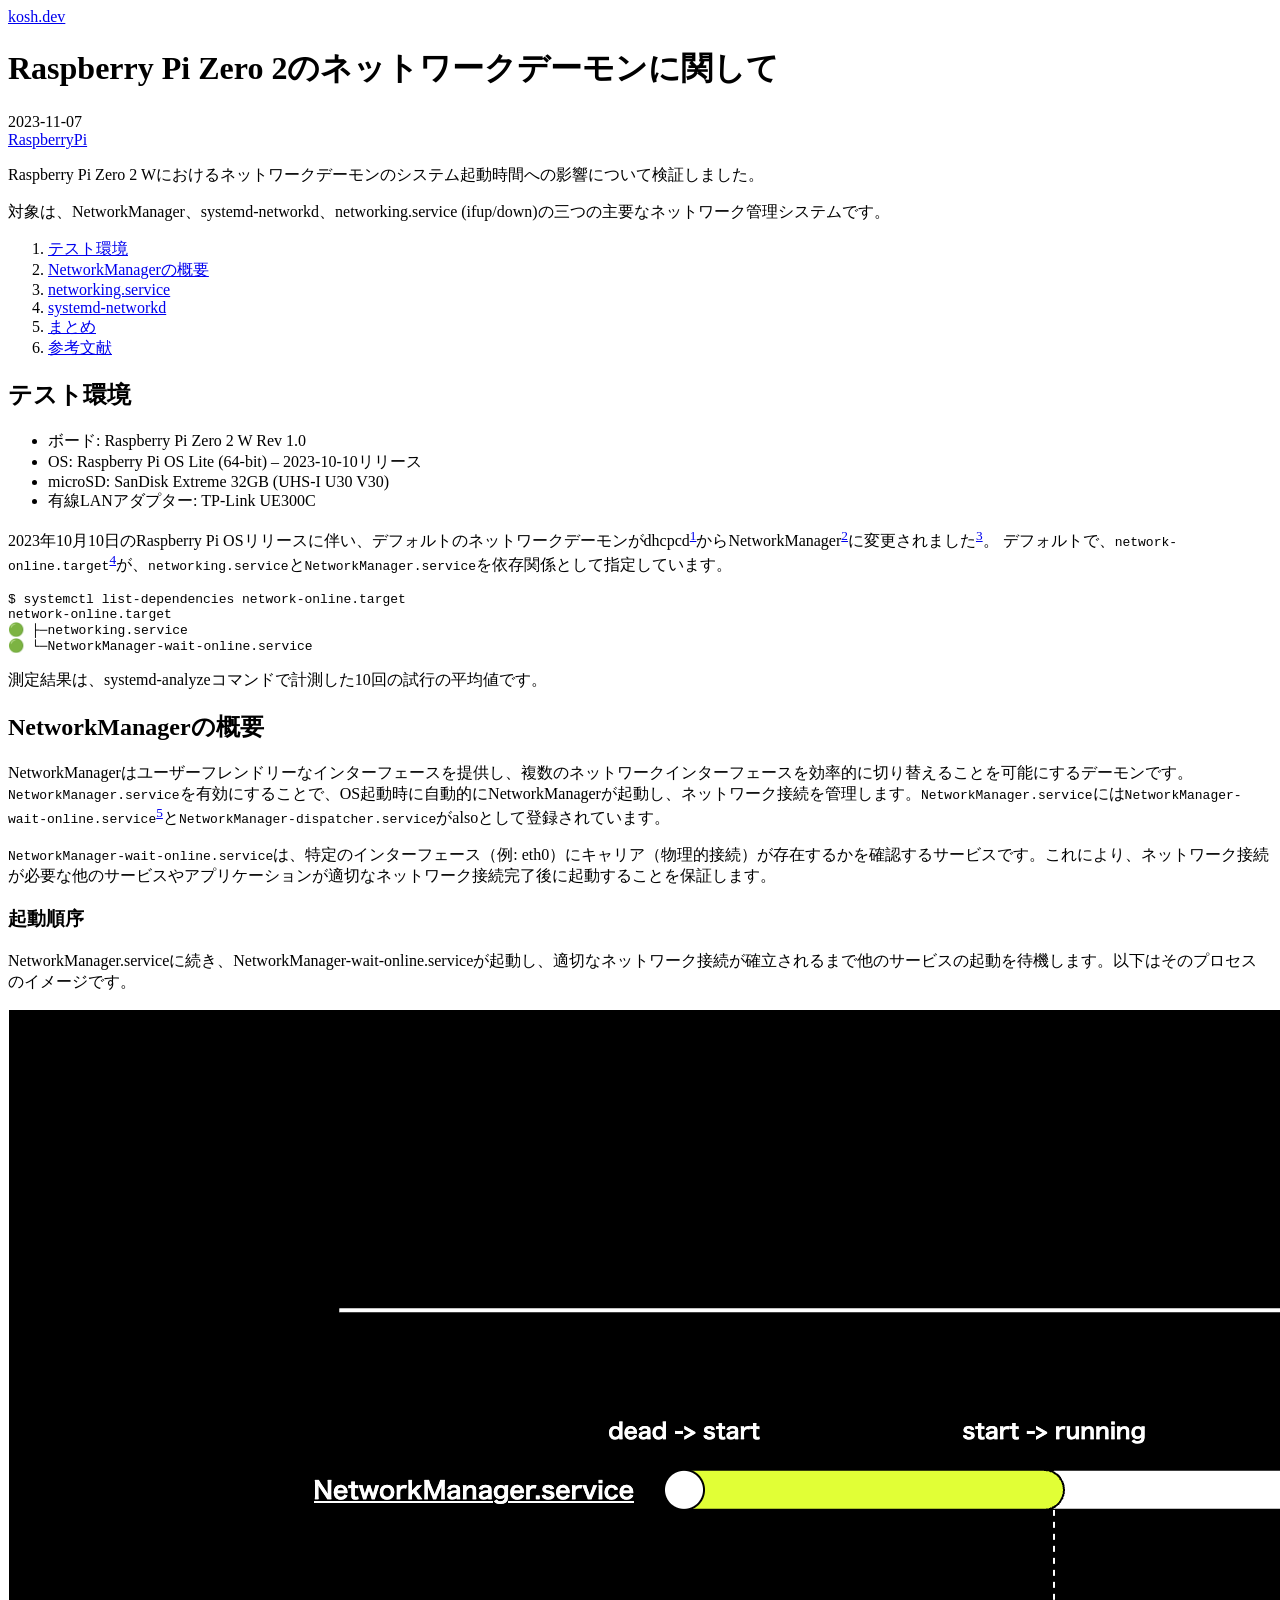
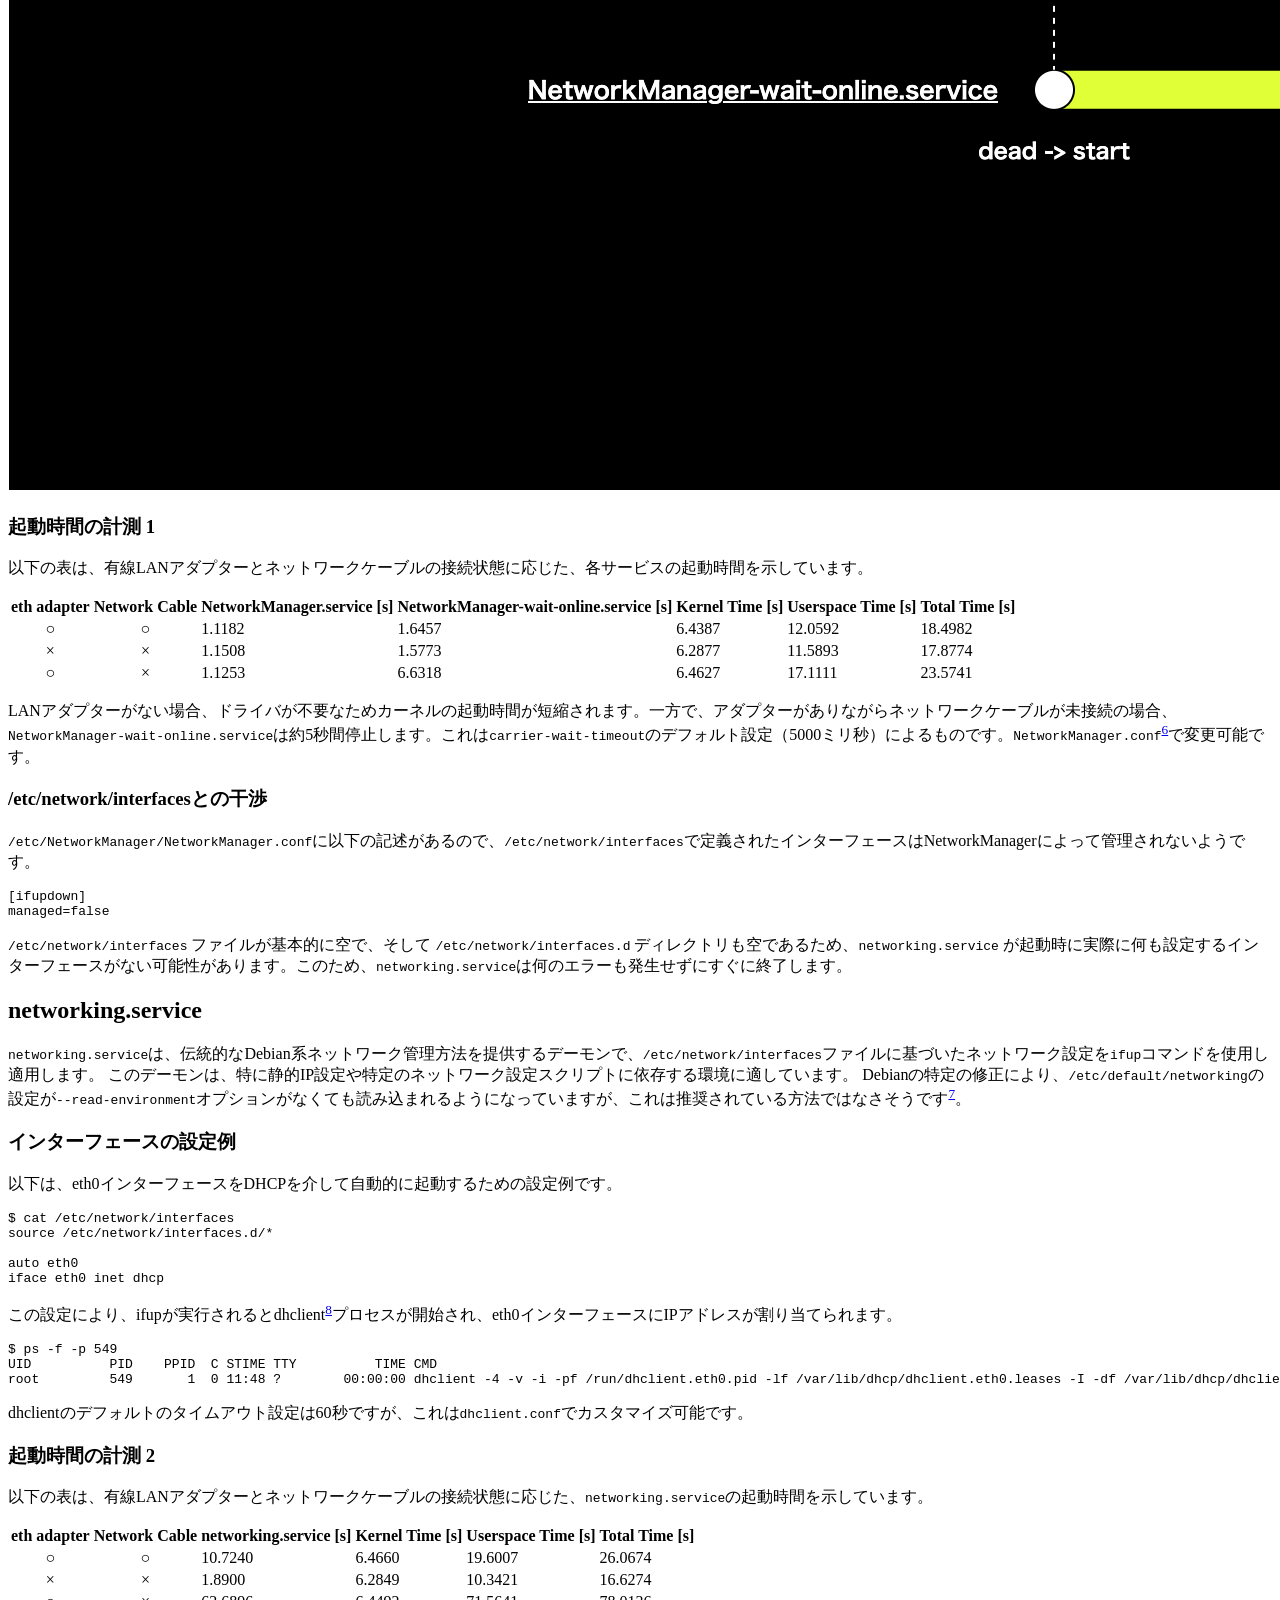
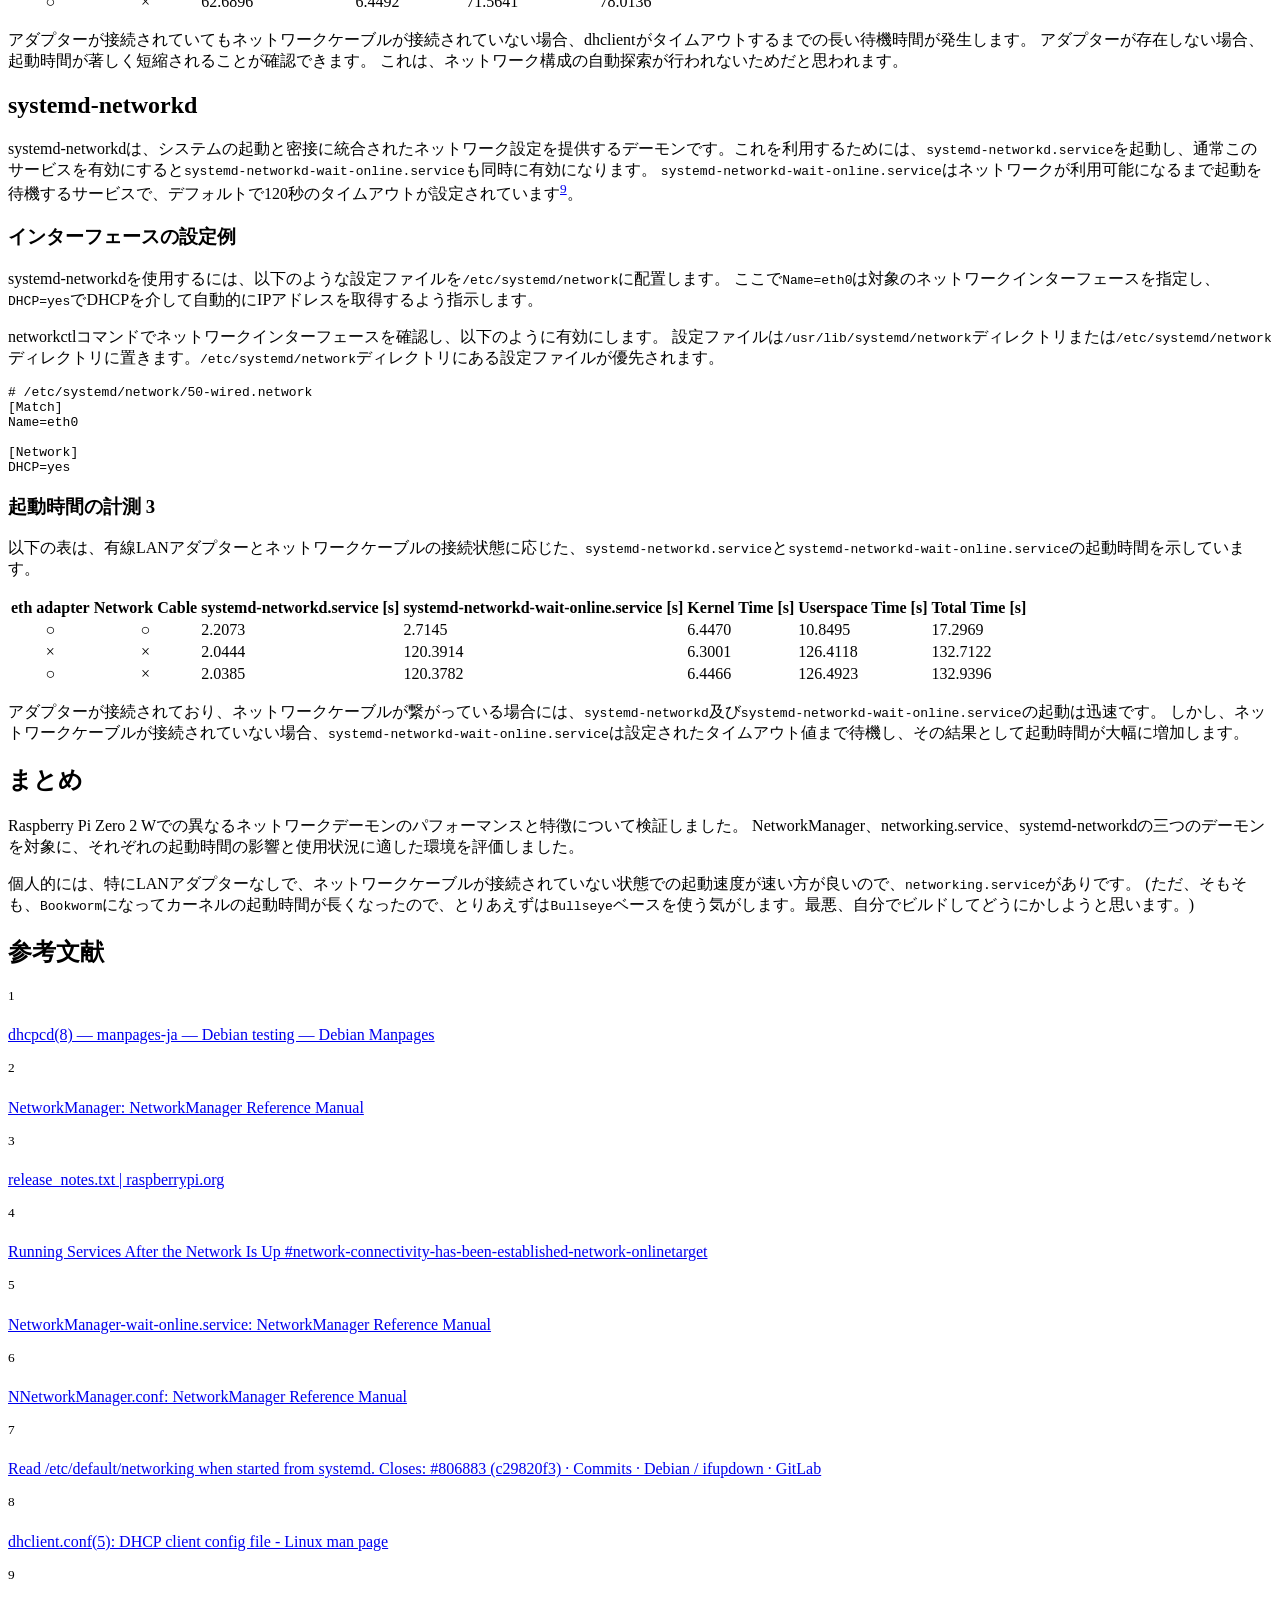
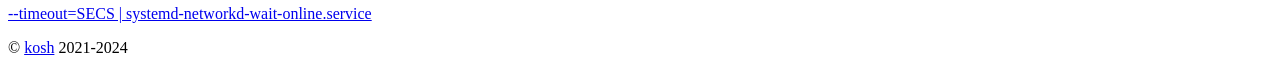
<file: article/17/index.html>
<!DOCTYPE html>
<html lang="en">


  <head prefix="og: http://ogp.me/ns# fb: http://ogp.me/ns/fb# article: http://ogp.me/ns/article#">
  

  <meta charset="utf-8">
  <meta name="viewport" content="width=device-width, initial-scale=1.0, minimum-scale=1.0,maximum-scale=1.0">

  
  <link href="https://fonts.googleapis.com/css2?family=Noto+Sans+JP:wght@100;300;400;700&display=swap" rel="stylesheet">
  <link href="https://fonts.googleapis.com/css2?family=Noto+Sans+Mono&display=swap" rel="stylesheet">


  
  <link type="image/ico" rel="icon" href="/favicon.ico"/>
  <link rel="shortcut icon" href="https://www.kosh.dev/favicon.ico"/>
  <link rel="apple-touch-icon" type="image/png" sizes="180x180" href="https://www.kosh.dev/icon/apple-touch-icon.png" />
  <link rel="icon" type="image/png" href=href="https://www.kosh.dev/icon/android-chrome-192x192.png"/>
  <link rel="icon" type="image/png" sizes="32x32" href=""/icon/icon-32x32.png", trailing_slash=false) | safe }}"/>
  <link rel="icon" type="image/png" sizes="16x16" href="/icon/icon-16x16.png", trailing_slash=false) | safe }}"/>
  <meta name="theme-color" content="#ffffff"/>

  
  <link rel ="stylesheet" href="https://www.kosh.dev/main.css"/>

  
  
  
  <meta property="og:site_name" content="kosh.dev" />
  <meta name="twitter:card" content="summary_large_image">
  <meta property="og:image" content="https:&#x2F;&#x2F;www.kosh.dev/icon/og-image.png" />

  
<title>Raspberry Pi Zero 2のネットワークデーモンに関して | kosh.dev</title>
<meta name="description" content="Raspberry Pi Zero 2 Wにおけるネットワークデーモンのシステム起動時間への影響について検証しました。" />
<meta property="og:type" content="article" />
<meta property="og:url" content="https:&#x2F;&#x2F;www.kosh.dev/article/17/" />


</head>

<body>
  <header id="header" class="pinned" ><div class="items">
        <div class="item logo"><a href="/">kosh.dev</a></div></div>
  </header>

  <main>
    

<div class="article">
    <h1 class="title">Raspberry Pi Zero 2のネットワークデーモンに関して</h1>
    <div class='info'>
        <div class='date'>2023-11-07</div>
        
            
            <div class="htag"><a href="https://www.kosh.dev/tags/raspberrypi/">RaspberryPi</a></div>
            
        
    </div>


<p>Raspberry Pi Zero 2 Wにおけるネットワークデーモンのシステム起動時間への影響について検証しました。</p>
<p>対象は、NetworkManager、systemd-networkd、networking.service (ifup/down)の三つの主要なネットワーク管理システムです。</p>
<p>
<div class="toc" id="toc"><ol>
    
        <li><a href="https://www.kosh.dev/article/17/#tesutohuan-jing">テスト環境</a></li> 
    
        <li><a href="https://www.kosh.dev/article/17/#networkmanagernogai-yao">NetworkManagerの概要</a></li> 
    
        <li><a href="https://www.kosh.dev/article/17/#networking-service">networking.service</a></li> 
    
        <li><a href="https://www.kosh.dev/article/17/#systemd-networkd">systemd-networkd</a></li> 
    
        <li><a href="https://www.kosh.dev/article/17/#matome">まとめ</a></li> 
    
        <li><a href="https://www.kosh.dev/article/17/#can-kao-wen-xian">参考文献</a></li> 
     
</ol></div></p>
<h2 id="tesutohuan-jing">テスト環境</h2>
<ul>
<li>ボード: Raspberry Pi Zero 2 W Rev 1.0</li>
<li>OS: Raspberry Pi OS Lite (64-bit) – 2023-10-10リリース</li>
<li>microSD: SanDisk Extreme 32GB (UHS-I U30 V30)</li>
<li>有線LANアダプター: TP-Link UE300C</li>
</ul>
<p>2023年10月10日のRaspberry Pi OSリリースに伴い、デフォルトのネットワークデーモンがdhcpcd<sup class="footnote-reference"><a href="#0">1</a></sup>からNetworkManager<sup class="footnote-reference"><a href="#1">2</a></sup>に変更されました<sup class="footnote-reference"><a href="#2">3</a></sup>。
デフォルトで、<code>network-online.target</code><sup class="footnote-reference"><a href="#3">4</a></sup>が、<code>networking.service</code>と<code>NetworkManager.service</code>を依存関係として指定しています。</p>
<pre data-lang="bash" class="language-bash z-code"><code class="language-bash" data-lang="bash"><span class="z-source z-shell z-bash"><span class="z-meta z-function-call z-shell"><span class="z-variable z-function z-shell">$</span></span><span class="z-meta z-function-call z-arguments z-shell"> systemctl list-dependencies network-online.target </span>
<span class="z-meta z-function-call z-shell"><span class="z-variable z-function z-shell">network-online.target</span></span>
<span class="z-meta z-function-call z-shell"><span class="z-variable z-function z-shell">🟢</span></span><span class="z-meta z-function-call z-arguments z-shell"> ├─networking.service</span>
<span class="z-meta z-function-call z-shell"><span class="z-variable z-function z-shell">🟢</span></span><span class="z-meta z-function-call z-arguments z-shell"> └─NetworkManager-wait-online.service</span>
</span></code></pre>
<p>測定結果は、systemd-analyzeコマンドで計測した10回の試行の平均値です。</p>
<h2 id="networkmanagernogai-yao">NetworkManagerの概要</h2>
<p>NetworkManagerはユーザーフレンドリーなインターフェースを提供し、複数のネットワークインターフェースを効率的に切り替えることを可能にするデーモンです。
<code>NetworkManager.service</code>を有効にすることで、OS起動時に自動的にNetworkManagerが起動し、ネットワーク接続を管理します。<code>NetworkManager.service</code>には<code>NetworkManager-wait-online.service</code><sup class="footnote-reference"><a href="#NM-1">5</a></sup>と<code>NetworkManager-dispatcher.service</code>がalsoとして登録されています。</p>
<p><code>NetworkManager-wait-online.service</code>は、特定のインターフェース（例: eth0）にキャリア（物理的接続）が存在するかを確認するサービスです。これにより、ネットワーク接続が必要な他のサービスやアプリケーションが適切なネットワーク接続完了後に起動することを保証します。</p>
<h3 id="qi-dong-shun-xu">起動順序</h3>
<p>NetworkManager.serviceに続き、NetworkManager-wait-online.serviceが起動し、適切なネットワーク接続が確立されるまで他のサービスの起動を待機します。以下はそのプロセスのイメージです。</p>
<p><img src="/image/017/NetworkManager-service.png" alt="NetworkManager.serviceとNetworkManager-wait-online.service" /></p>
<h3 id="qi-dong-shi-jian-noji-ce-1">起動時間の計測 1</h3>
<p>以下の表は、有線LANアダプターとネットワークケーブルの接続状態に応じた、各サービスの起動時間を示しています。</p>
<table><thead><tr><th style="text-align: center">eth adapter</th><th style="text-align: center">Network Cable</th><th>NetworkManager.service [s]</th><th>NetworkManager-wait-online.service [s]</th><th>Kernel Time [s]</th><th>Userspace Time [s]</th><th>Total Time [s]</th></tr></thead><tbody>
<tr><td style="text-align: center">○</td><td style="text-align: center">○</td><td>1.1182</td><td>1.6457</td><td>6.4387</td><td>12.0592</td><td>18.4982</td></tr>
<tr><td style="text-align: center">×</td><td style="text-align: center">×</td><td>1.1508</td><td>1.5773</td><td>6.2877</td><td>11.5893</td><td>17.8774</td></tr>
<tr><td style="text-align: center">○</td><td style="text-align: center">×</td><td>1.1253</td><td>6.6318</td><td>6.4627</td><td>17.1111</td><td>23.5741</td></tr>
</tbody></table>
<p>LANアダプターがない場合、ドライバが不要なためカーネルの起動時間が短縮されます。一方で、アダプターがありながらネットワークケーブルが未接続の場合、<code>NetworkManager-wait-online.service</code>は約5秒間停止します。これは<code>carrier-wait-timeout</code>のデフォルト設定（5000ミリ秒）によるものです。<code>NetworkManager.conf</code><sup class="footnote-reference"><a href="#6">6</a></sup>で変更可能です。</p>
<h3 id="etc-network-interfacestonogan-she">/etc/network/interfacesとの干渉</h3>
<p><code>/etc/NetworkManager/NetworkManager.conf</code>に以下の記述があるので、<code>/etc/network/interfaces</code>で定義されたインターフェースはNetworkManagerによって管理されないようです。</p>
<pre data-lang="bash" class="language-bash z-code"><code class="language-bash" data-lang="bash"><span class="z-source z-shell z-bash"><span class="z-meta z-function-call z-shell"><span class="z-variable z-function z-shell">[ifupdown]</span></span><span class="z-meta z-function-call z-arguments z-shell"> </span>
<span class="z-variable z-other z-readwrite z-assignment z-shell">managed</span><span class="z-keyword z-operator z-assignment z-shell">=</span><span class="z-string z-unquoted z-shell">false</span>
</span></code></pre>
<p><code>/etc/network/interfaces</code> ファイルが基本的に空で、そして <code>/etc/network/interfaces.d</code> ディレクトリも空であるため、<code>networking.service</code> が起動時に実際に何も設定するインターフェースがない可能性があります。このため、<code>networking.service</code>は何のエラーも発生せずにすぐに終了します。</p>
<h2 id="networking-service">networking.service</h2>
<p><code>networking.service</code>は、伝統的なDebian系ネットワーク管理方法を提供するデーモンで、<code>/etc/network/interfaces</code>ファイルに基づいたネットワーク設定を<code>ifup</code>コマンドを使用し適用します。
このデーモンは、特に静的IP設定や特定のネットワーク設定スクリプトに依存する環境に適しています。
Debianの特定の修正により、<code>/etc/default/networking</code>の設定が<code>--read-environment</code>オプションがなくても読み込まれるようになっていますが、これは推奨されている方法ではなさそうです<sup class="footnote-reference"><a href="#7">7</a></sup>。</p>
<h3 id="intahuesunoshe-ding-li">インターフェースの設定例</h3>
<p>以下は、eth0インターフェースをDHCPを介して自動的に起動するための設定例です。</p>
<pre data-lang="bash" class="language-bash z-code"><code class="language-bash" data-lang="bash"><span class="z-source z-shell z-bash"><span class="z-meta z-function-call z-shell"><span class="z-variable z-function z-shell">$</span></span><span class="z-meta z-function-call z-arguments z-shell"> cat /etc/network/interfaces</span>
<span class="z-meta z-function-call z-shell"><span class="z-support z-function z-source z-shell">source</span></span><span class="z-meta z-function-call z-arguments z-shell"> /etc/network/interfaces.d/<span class="z-keyword z-operator z-regexp z-quantifier z-shell">*</span></span>

<span class="z-meta z-function-call z-shell"><span class="z-variable z-function z-shell">auto</span></span><span class="z-meta z-function-call z-arguments z-shell"> eth0</span>
<span class="z-meta z-function-call z-shell"><span class="z-variable z-function z-shell">iface</span></span><span class="z-meta z-function-call z-arguments z-shell"> eth0 inet dhcp</span>
</span></code></pre>
<p>この設定により、ifupが実行されるとdhclient<sup class="footnote-reference"><a href="#8">8</a></sup>プロセスが開始され、eth0インターフェースにIPアドレスが割り当てられます。</p>
<pre data-lang="bash" class="language-bash z-code"><code class="language-bash" data-lang="bash"><span class="z-source z-shell z-bash"><span class="z-meta z-function-call z-shell"><span class="z-variable z-function z-shell">$</span></span><span class="z-meta z-function-call z-arguments z-shell"> ps<span class="z-variable z-parameter z-option z-shell"><span class="z-punctuation z-definition z-parameter z-shell"> -</span>f</span><span class="z-variable z-parameter z-option z-shell"><span class="z-punctuation z-definition z-parameter z-shell"> -</span>p</span> 549</span>
<span class="z-meta z-function-call z-shell"><span class="z-variable z-function z-shell">UID</span></span><span class="z-meta z-function-call z-arguments z-shell">          PID    PPID  C STIME TTY          TIME CMD</span>
<span class="z-meta z-function-call z-shell"><span class="z-variable z-function z-shell">root</span></span><span class="z-meta z-function-call z-arguments z-shell">         549       1  0 11:48 <span class="z-keyword z-operator z-regexp z-quantifier z-shell">?</span>        00:00:00 dhclient<span class="z-variable z-parameter z-option z-shell"><span class="z-punctuation z-definition z-parameter z-shell"> -</span>4</span><span class="z-variable z-parameter z-option z-shell"><span class="z-punctuation z-definition z-parameter z-shell"> -</span>v</span><span class="z-variable z-parameter z-option z-shell"><span class="z-punctuation z-definition z-parameter z-shell"> -</span>i</span><span class="z-variable z-parameter z-option z-shell"><span class="z-punctuation z-definition z-parameter z-shell"> -</span>pf</span> /run/dhclient.eth0.pid<span class="z-variable z-parameter z-option z-shell"><span class="z-punctuation z-definition z-parameter z-shell"> -</span>lf</span> /var/lib/dhcp/dhclient.eth0.leases<span class="z-variable z-parameter z-option z-shell"><span class="z-punctuation z-definition z-parameter z-shell"> -</span>I</span><span class="z-variable z-parameter z-option z-shell"><span class="z-punctuation z-definition z-parameter z-shell"> -</span>df</span> /var/lib/dhcp/dhclient6.eth0.leases eth0</span>
</span></code></pre>
<p>dhclientのデフォルトのタイムアウト設定は60秒ですが、これは<code>dhclient.conf</code>でカスタマイズ可能です。</p>
<h3 id="qi-dong-shi-jian-noji-ce-2">起動時間の計測 2</h3>
<p>以下の表は、有線LANアダプターとネットワークケーブルの接続状態に応じた、<code>networking.service</code>の起動時間を示しています。</p>
<table><thead><tr><th style="text-align: center">eth adapter</th><th style="text-align: center">Network Cable</th><th>networking.service [s]</th><th>Kernel Time [s]</th><th>Userspace Time [s]</th><th>Total Time [s]</th></tr></thead><tbody>
<tr><td style="text-align: center">○</td><td style="text-align: center">○</td><td>10.7240</td><td>6.4660</td><td>19.6007</td><td>26.0674</td></tr>
<tr><td style="text-align: center">×</td><td style="text-align: center">×</td><td>1.8900</td><td>6.2849</td><td>10.3421</td><td>16.6274</td></tr>
<tr><td style="text-align: center">○</td><td style="text-align: center">×</td><td>62.6896</td><td>6.4492</td><td>71.5641</td><td>78.0136</td></tr>
</tbody></table>
<p>アダプターが接続されていてもネットワークケーブルが接続されていない場合、dhclientがタイムアウトするまでの長い待機時間が発生します。
アダプターが存在しない場合、起動時間が著しく短縮されることが確認できます。
これは、ネットワーク構成の自動探索が行われないためだと思われます。</p>
<h2 id="systemd-networkd">systemd-networkd</h2>
<p>systemd-networkdは、システムの起動と密接に統合されたネットワーク設定を提供するデーモンです。これを利用するためには、<code>systemd-networkd.service</code>を起動し、通常このサービスを有効にすると<code>systemd-networkd-wait-online.service</code>も同時に有効になります。
<code>systemd-networkd-wait-online.service</code>はネットワークが利用可能になるまで起動を待機するサービスで、デフォルトで120秒のタイムアウトが設定されています<sup class="footnote-reference"><a href="#SN_1">9</a></sup>。</p>
<h3 id="intahuesunoshe-ding-li-1">インターフェースの設定例</h3>
<p>systemd-networkdを使用するには、以下のような設定ファイルを<code>/etc/systemd/network</code>に配置します。
ここで<code>Name=eth0</code>は対象のネットワークインターフェースを指定し、<code>DHCP=yes</code>でDHCPを介して自動的にIPアドレスを取得するよう指示します。</p>
<p>networkctlコマンドでネットワークインターフェースを確認し、以下のように有効にします。
設定ファイルは<code>/usr/lib/systemd/network</code>ディレクトリまたは<code>/etc/systemd/network</code>ディレクトリに置きます。<code>/etc/systemd/network</code>ディレクトリにある設定ファイルが優先されます。</p>
<pre data-lang="txt" class="language-txt z-code"><code class="language-txt" data-lang="txt"><span class="z-text z-plain"># /etc/systemd/network/50-wired.network
[Match]
Name=eth0

[Network]
DHCP=yes
</span></code></pre>
<h3 id="qi-dong-shi-jian-noji-ce-3">起動時間の計測 3</h3>
<p>以下の表は、有線LANアダプターとネットワークケーブルの接続状態に応じた、<code>systemd-networkd.service</code>と<code>systemd-networkd-wait-online.service</code>の起動時間を示しています。</p>
<table><thead><tr><th style="text-align: center">eth adapter</th><th style="text-align: center">Network Cable</th><th>systemd-networkd.service [s]</th><th>systemd-networkd-wait-online.service [s]</th><th>Kernel Time [s]</th><th>Userspace Time [s]</th><th>Total Time [s]</th></tr></thead><tbody>
<tr><td style="text-align: center">○</td><td style="text-align: center">○</td><td>2.2073</td><td>2.7145</td><td>6.4470</td><td>10.8495</td><td>17.2969</td></tr>
<tr><td style="text-align: center">×</td><td style="text-align: center">×</td><td>2.0444</td><td>120.3914</td><td>6.3001</td><td>126.4118</td><td>132.7122</td></tr>
<tr><td style="text-align: center">○</td><td style="text-align: center">×</td><td>2.0385</td><td>120.3782</td><td>6.4466</td><td>126.4923</td><td>132.9396</td></tr>
</tbody></table>
<p>アダプターが接続されており、ネットワークケーブルが繋がっている場合には、<code>systemd-networkd</code>及び<code>systemd-networkd-wait-online.service</code>の起動は迅速です。
しかし、ネットワークケーブルが接続されていない場合、<code>systemd-networkd-wait-online.service</code>は設定されたタイムアウト値まで待機し、その結果として起動時間が大幅に増加します。</p>
<h2 id="matome">まとめ</h2>
<p>Raspberry Pi Zero 2 Wでの異なるネットワークデーモンのパフォーマンスと特徴について検証しました。
NetworkManager、networking.service、systemd-networkdの三つのデーモンを対象に、それぞれの起動時間の影響と使用状況に適した環境を評価しました。</p>
<p>個人的には、特にLANアダプターなしで、ネットワークケーブルが接続されていない状態での起動速度が速い方が良いので、<code>networking.service</code>がありです。
(ただ、そもそも、<code>Bookworm</code>になってカーネルの起動時間が長くなったので、とりあえずは<code>Bullseye</code>ベースを使う気がします。最悪、自分でビルドしてどうにかしようと思います。)</p>
<h2 id="can-kao-wen-xian">参考文献</h2>
<div class="footnote-definition" id="0"><sup class="footnote-definition-label">1</sup>
<p><a href="https://manpages.debian.org/testing/manpages-ja/dhcpcd.8.ja.html">dhcpcd(8) — manpages-ja — Debian testing — Debian Manpages</a></p>
</div>
<div class="footnote-definition" id="1"><sup class="footnote-definition-label">2</sup>
<p><a href="https://networkmanager.dev/docs/api/latest/NetworkManager.html">NetworkManager: NetworkManager Reference Manual</a></p>
</div>
<div class="footnote-definition" id="2"><sup class="footnote-definition-label">3</sup>
<p><a href="https://downloads.raspberrypi.org/raspios_full_arm64/release_notes.txt">release_notes.txt | raspberrypi.org</a></p>
</div>
<div class="footnote-definition" id="3"><sup class="footnote-definition-label">4</sup>
<p><a href="https://systemd.io/NETWORK_ONLINE/#network-connectivity-has-been-established-network-onlinetarget">Running Services After the Network Is Up #network-connectivity-has-been-established-network-onlinetarget</a></p>
</div>
<div class="footnote-definition" id="NM-1"><sup class="footnote-definition-label">5</sup>
<p><a href="https://networkmanager.dev/docs/api/latest/NetworkManager-wait-online.service.html">NetworkManager-wait-online.service: NetworkManager Reference Manual</a></p>
</div>
<div class="footnote-definition" id="6"><sup class="footnote-definition-label">6</sup>
<p><a href="https://developer-old.gnome.org/NetworkManager/stable/NetworkManager.conf.html">NNetworkManager.conf: NetworkManager Reference Manual</a></p>
</div>
<div class="footnote-definition" id="7"><sup class="footnote-definition-label">7</sup>
<p><a href="https://salsa.debian.org/debian/ifupdown/-/commit/c29820f370a4905b836660ee4cf0162cdafdac66#100e8ddfecbe24ffa8c49183af687127fcab416f">Read /etc/default/networking when started from systemd. Closes: #806883 (c29820f3) · Commits · Debian / ifupdown · GitLab</a></p>
</div>
<div class="footnote-definition" id="8"><sup class="footnote-definition-label">8</sup>
<p><a href="https://linux.die.net/man/5/dhclient.conf">dhclient.conf(5): DHCP client config file - Linux man page</a></p>
</div>
<div class="footnote-definition" id="SN_1"><sup class="footnote-definition-label">9</sup>
<p><a href="https://www.freedesktop.org/software/systemd/man/latest/systemd-networkd-wait-online.service.html#--timeout=SECS">--timeout=SECS | systemd-networkd-wait-online.service </a></p>
</div>

</div>




  </main>

  <footer>
    <div class="item">©&nbsp;<a href='/about/'>kosh</a>&nbsp;2021-2024</div>
    
  </footer>
  
  
  <script async src="https://www.googletagmanager.com/gtag/js?id=G-RVMB5GPN2Z"></script>
  <script src="https://www.kosh.dev/js/google_analytics.js"></script>
  

</body>

</html>
</file>
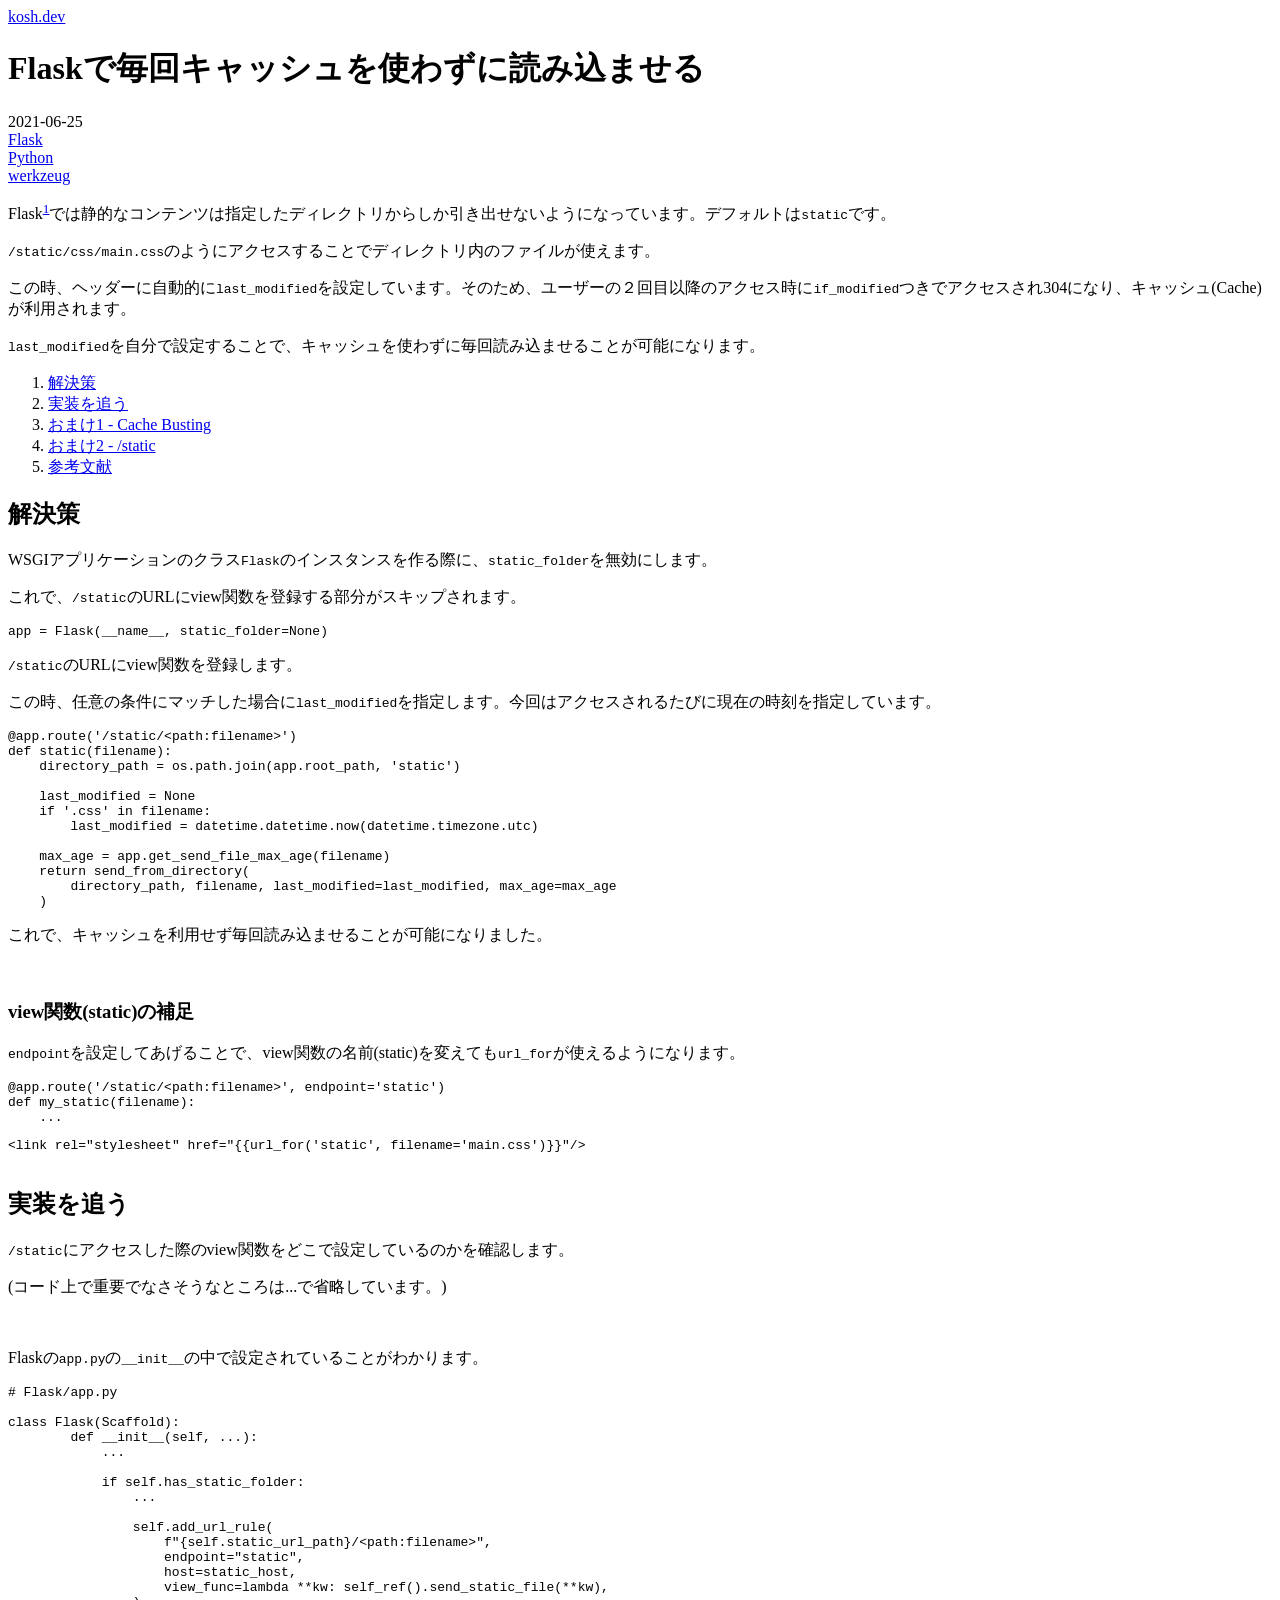
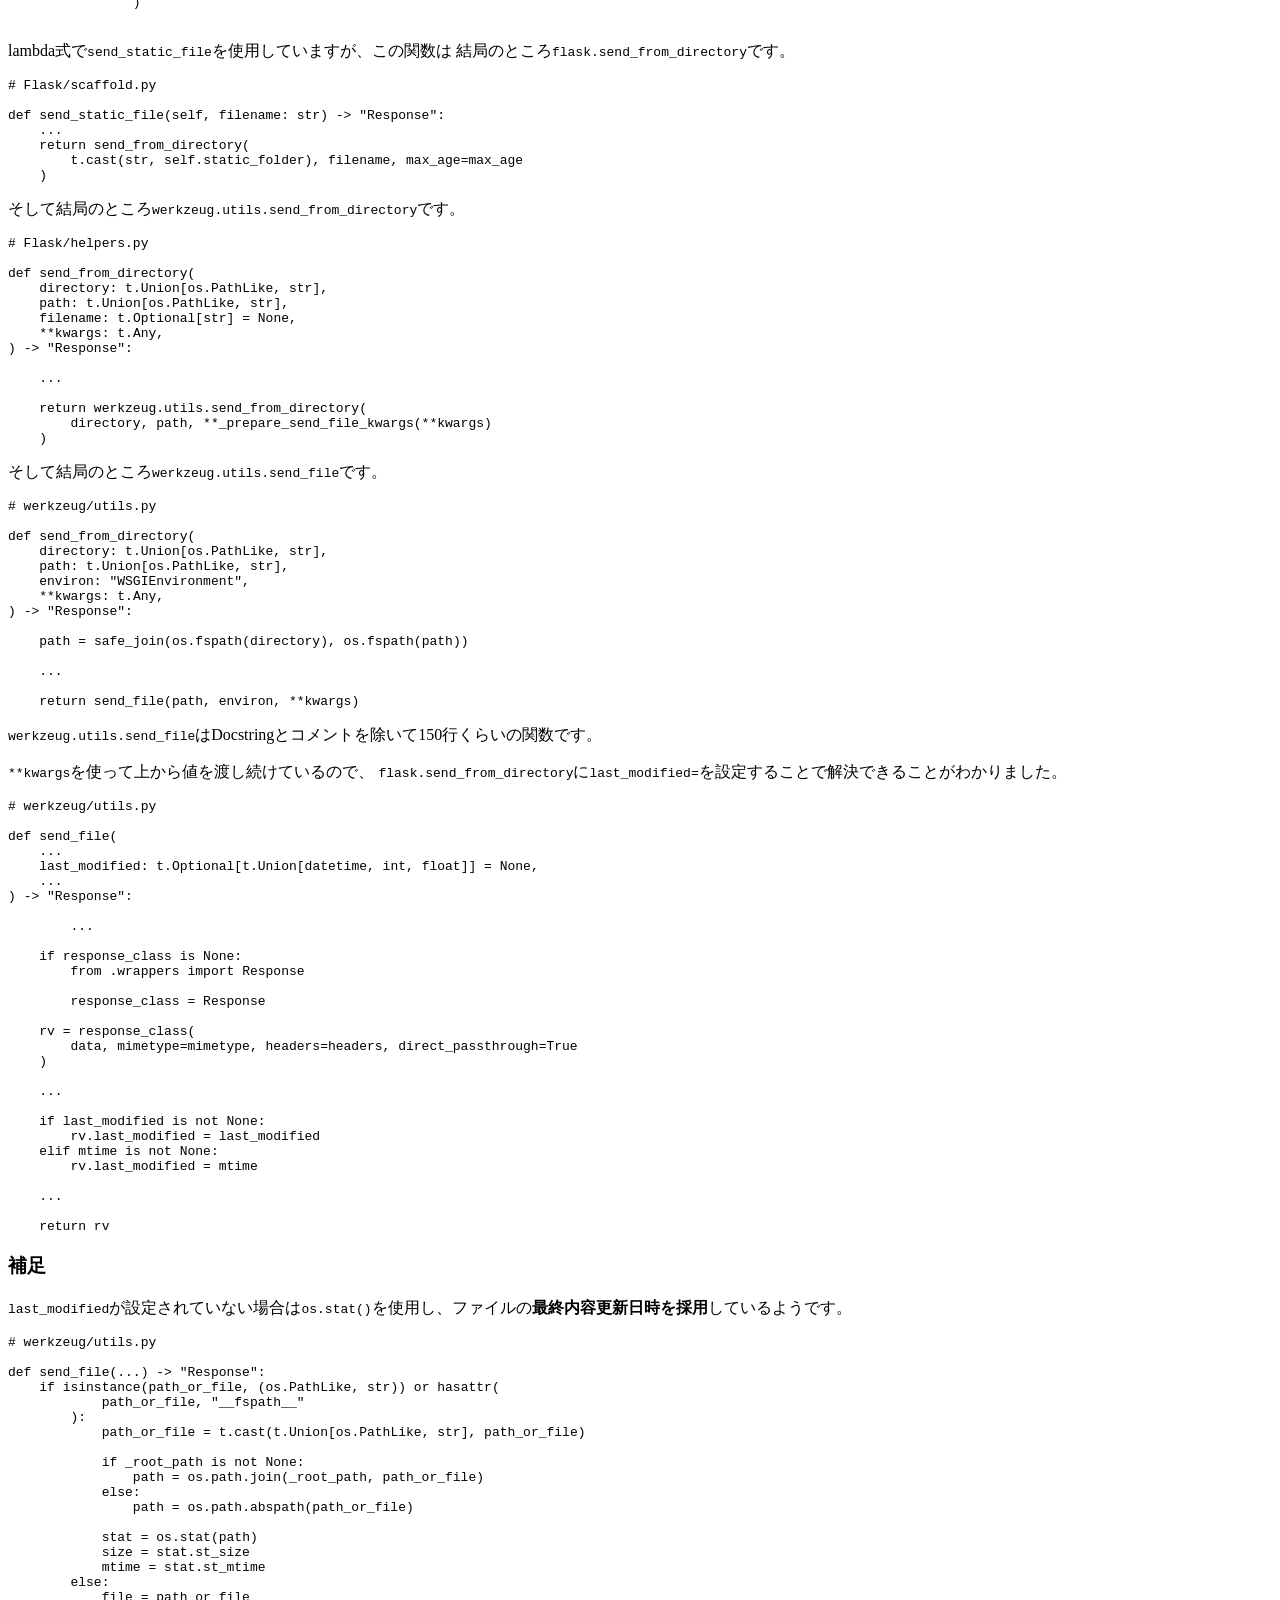
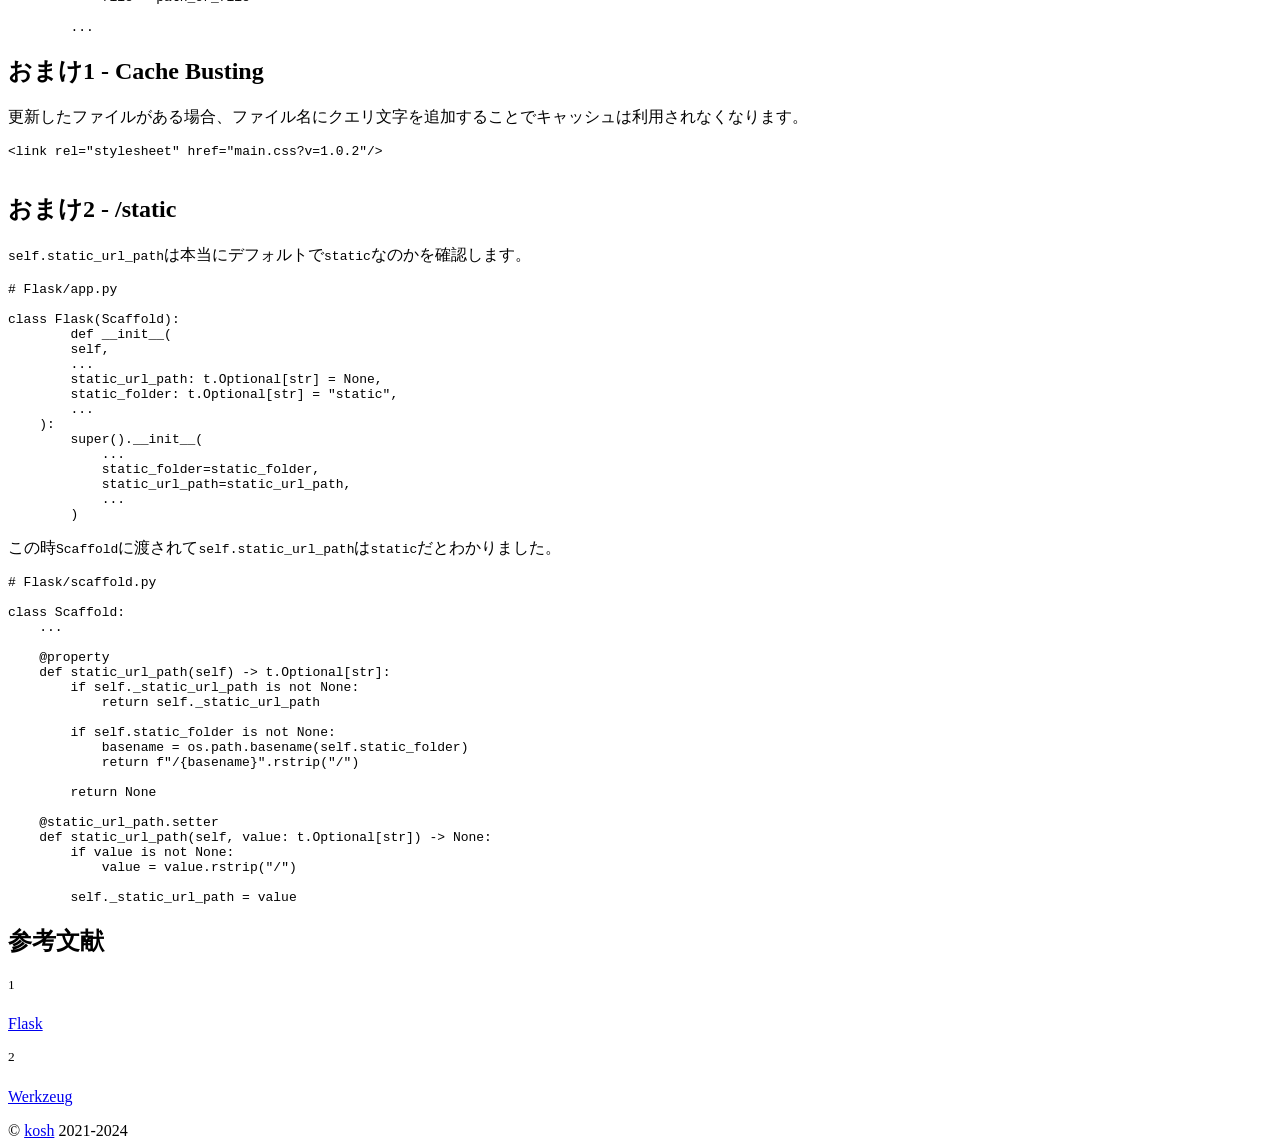
<file: article/2/index.html>
<!DOCTYPE html>
<html lang="en">


  <head prefix="og: http://ogp.me/ns# fb: http://ogp.me/ns/fb# article: http://ogp.me/ns/article#">
  

  <meta charset="utf-8">
  <meta name="viewport" content="width=device-width, initial-scale=1.0, minimum-scale=1.0,maximum-scale=1.0">

  
  <link href="https://fonts.googleapis.com/css2?family=Noto+Sans+JP:wght@100;300;400;700&display=swap" rel="stylesheet">
  <link href="https://fonts.googleapis.com/css2?family=Noto+Sans+Mono&display=swap" rel="stylesheet">


  
  <link type="image/ico" rel="icon" href="/favicon.ico"/>
  <link rel="shortcut icon" href="https://www.kosh.dev/favicon.ico"/>
  <link rel="apple-touch-icon" type="image/png" sizes="180x180" href="https://www.kosh.dev/icon/apple-touch-icon.png" />
  <link rel="icon" type="image/png" href=href="https://www.kosh.dev/icon/android-chrome-192x192.png"/>
  <link rel="icon" type="image/png" sizes="32x32" href=""/icon/icon-32x32.png", trailing_slash=false) | safe }}"/>
  <link rel="icon" type="image/png" sizes="16x16" href="/icon/icon-16x16.png", trailing_slash=false) | safe }}"/>
  <meta name="theme-color" content="#ffffff"/>

  
  <link rel ="stylesheet" href="https://www.kosh.dev/main.css"/>

  
  
  
  <meta property="og:site_name" content="kosh.dev" />
  <meta name="twitter:card" content="summary_large_image">
  <meta property="og:image" content="https:&#x2F;&#x2F;www.kosh.dev/icon/og-image.png" />

  
<title>Flaskで毎回キャッシュを使わずに読み込ませる | kosh.dev</title>
<meta name="description" content="Flasksでキャッシュを使わずに毎回読み込ませることが可能にしてみました。" />
<meta property="og:type" content="article" />
<meta property="og:url" content="https:&#x2F;&#x2F;www.kosh.dev/article/2/" />


</head>

<body>
  <header id="header" class="pinned" ><div class="items">
        <div class="item logo"><a href="/">kosh.dev</a></div></div>
  </header>

  <main>
    

<div class="article">
    <h1 class="title">Flaskで毎回キャッシュを使わずに読み込ませる</h1>
    <div class='info'>
        <div class='date'>2021-06-25</div>
        
            
            <div class="htag"><a href="https://www.kosh.dev/tags/flask/">Flask</a></div>
            
        
            
            <div class="htag"><a href="https://www.kosh.dev/tags/python/">Python</a></div>
            
        
            
            <div class="htag"><a href="https://www.kosh.dev/tags/werkzeug/">werkzeug</a></div>
            
        
    </div>


<p>Flask<sup class="footnote-reference"><a href="#1">1</a></sup>では静的なコンテンツは指定したディレクトリからしか引き出せないようになっています。デフォルトは<code>static</code>です。</p>
<p><code>/static/css/main.css</code>のようにアクセスすることでディレクトリ内のファイルが使えます。</p>
<p>この時、ヘッダーに自動的に<code>last_modified</code>を設定しています。そのため、ユーザーの２回目以降のアクセス時に<code>if_modified</code>つきでアクセスされ304になり、キャッシュ(Cache)が利用されます。</p>
<p><code>last_modified</code>を自分で設定することで、キャッシュを使わずに毎回読み込ませることが可能になります。</p>
<p>
<div class="toc" id="toc"><ol>
    
        <li><a href="https://www.kosh.dev/article/2/#jie-jue-ce">解決策</a></li> 
    
        <li><a href="https://www.kosh.dev/article/2/#shi-zhuang-wozhui-u">実装を追う</a></li> 
    
        <li><a href="https://www.kosh.dev/article/2/#omake1-cache-busting">おまけ1 - Cache Busting</a></li> 
    
        <li><a href="https://www.kosh.dev/article/2/#omake2-static">おまけ2 - /static</a></li> 
    
        <li><a href="https://www.kosh.dev/article/2/#can-kao-wen-xian">参考文献</a></li> 
     
</ol></div></p>
<h2 id="jie-jue-ce">解決策</h2>
<p>WSGIアプリケーションのクラス<code>Flask</code>のインスタンスを作る際に、<code>static_folder</code>を無効にします。</p>
<p>これで、<code>/static</code>のURLにview関数を登録する部分がスキップされます。</p>
<pre data-lang="python" class="language-python z-code"><code class="language-python" data-lang="python"><span class="z-source z-python"><span class="z-meta z-qualified-name z-python"><span class="z-meta z-generic-name z-python">app</span></span> <span class="z-keyword z-operator z-assignment z-python">=</span> <span class="z-meta z-function-call z-python"><span class="z-meta z-qualified-name z-python"><span class="z-variable z-function z-python"><span class="z-meta z-generic-name z-python">Flask</span></span></span></span><span class="z-meta z-function-call z-arguments z-python"><span class="z-punctuation z-section z-arguments z-begin z-python">(</span><span class="z-meta z-qualified-name z-python"><span class="z-support z-variable z-magic z-python">__name__</span></span><span class="z-punctuation z-separator z-arguments z-python">,</span> <span class="z-variable z-parameter z-python">static_folder</span><span class="z-keyword z-operator z-assignment z-python">=</span><span class="z-constant z-language z-python">None</span><span class="z-punctuation z-section z-arguments z-end z-python">)</span></span>
</span></code></pre>
<p><code>/static</code>のURLにview関数を登録します。</p>
<p>この時、任意の条件にマッチした場合に<code>last_modified</code>を指定します。今回はアクセスされるたびに現在の時刻を指定しています。</p>
<pre data-lang="python" class="language-python z-code"><code class="language-python" data-lang="python"><span class="z-source z-python"><span class="z-meta z-annotation z-python"><span class="z-punctuation z-definition z-annotation z-python">@</span><span class="z-meta z-annotation z-function z-python"></span></span><span class="z-meta z-annotation z-function z-python"><span class="z-meta z-qualified-name z-python"><span class="z-meta z-generic-name z-python">app</span></span><span class="z-meta z-qualified-name z-python"><span class="z-punctuation z-accessor z-dot z-python">.</span></span><span class="z-meta z-qualified-name z-python"><span class="z-variable z-annotation z-function z-python"><span class="z-meta z-generic-name z-python">route</span></span></span></span><span class="z-meta z-annotation z-function z-python"><span class="z-punctuation z-section z-arguments z-begin z-python">(</span></span><span class="z-meta z-annotation z-arguments z-python"><span class="z-meta z-string z-python"><span class="z-string z-quoted z-single z-python"><span class="z-punctuation z-definition z-string z-begin z-python">&#39;</span></span></span><span class="z-meta z-string z-python"><span class="z-string z-quoted z-single z-python">/static/&lt;path:filename&gt;<span class="z-punctuation z-definition z-string z-end z-python">&#39;</span></span></span></span><span class="z-meta z-annotation z-function z-python"><span class="z-punctuation z-section z-arguments z-end z-python">)</span></span>
<span class="z-meta z-function z-python"><span class="z-storage z-type z-function z-python"><span class="z-keyword z-declaration z-function z-python">def</span></span> <span class="z-entity z-name z-function z-python"><span class="z-meta z-generic-name z-python">static</span></span></span><span class="z-meta z-function z-parameters z-python"><span class="z-punctuation z-section z-parameters z-begin z-python">(</span></span><span class="z-meta z-function z-parameters z-python"><span class="z-variable z-parameter z-python">filename</span><span class="z-punctuation z-section z-parameters z-end z-python">)</span></span><span class="z-meta z-function z-python"><span class="z-punctuation z-section z-function z-begin z-python">:</span></span>
    <span class="z-meta z-qualified-name z-python"><span class="z-meta z-generic-name z-python">directory_path</span></span> <span class="z-keyword z-operator z-assignment z-python">=</span> <span class="z-meta z-function-call z-python"><span class="z-meta z-qualified-name z-python"><span class="z-meta z-generic-name z-python">os</span><span class="z-punctuation z-accessor z-dot z-python">.</span><span class="z-meta z-generic-name z-python">path</span></span><span class="z-meta z-qualified-name z-python"><span class="z-punctuation z-accessor z-dot z-python">.</span></span><span class="z-meta z-qualified-name z-python"><span class="z-variable z-function z-python"><span class="z-meta z-generic-name z-python">join</span></span></span></span><span class="z-meta z-function-call z-arguments z-python"><span class="z-punctuation z-section z-arguments z-begin z-python">(</span><span class="z-meta z-qualified-name z-python"><span class="z-meta z-generic-name z-python">app</span><span class="z-punctuation z-accessor z-dot z-python">.</span><span class="z-meta z-generic-name z-python">root_path</span></span><span class="z-punctuation z-separator z-arguments z-python">,</span> <span class="z-meta z-string z-python"><span class="z-string z-quoted z-single z-python"><span class="z-punctuation z-definition z-string z-begin z-python">&#39;</span></span></span><span class="z-meta z-string z-python"><span class="z-string z-quoted z-single z-python">static<span class="z-punctuation z-definition z-string z-end z-python">&#39;</span></span></span><span class="z-punctuation z-section z-arguments z-end z-python">)</span></span>

    <span class="z-meta z-qualified-name z-python"><span class="z-meta z-generic-name z-python">last_modified</span></span> <span class="z-keyword z-operator z-assignment z-python">=</span> <span class="z-constant z-language z-python">None</span>
    <span class="z-meta z-statement z-conditional z-if z-python"><span class="z-keyword z-control z-conditional z-if z-python">if</span> <span class="z-meta z-string z-python"><span class="z-string z-quoted z-single z-python"><span class="z-punctuation z-definition z-string z-begin z-python">&#39;</span></span></span><span class="z-meta z-string z-python"><span class="z-string z-quoted z-single z-python">.css<span class="z-punctuation z-definition z-string z-end z-python">&#39;</span></span></span> <span class="z-keyword z-operator z-logical z-python">in</span> <span class="z-meta z-qualified-name z-python"><span class="z-meta z-generic-name z-python">filename</span></span><span class="z-punctuation z-section z-block z-conditional z-if z-python">:</span></span>
        <span class="z-meta z-qualified-name z-python"><span class="z-meta z-generic-name z-python">last_modified</span></span> <span class="z-keyword z-operator z-assignment z-python">=</span> <span class="z-meta z-function-call z-python"><span class="z-meta z-qualified-name z-python"><span class="z-meta z-generic-name z-python">datetime</span><span class="z-punctuation z-accessor z-dot z-python">.</span><span class="z-meta z-generic-name z-python">datetime</span></span><span class="z-meta z-qualified-name z-python"><span class="z-punctuation z-accessor z-dot z-python">.</span></span><span class="z-meta z-qualified-name z-python"><span class="z-variable z-function z-python"><span class="z-meta z-generic-name z-python">now</span></span></span></span><span class="z-meta z-function-call z-arguments z-python"><span class="z-punctuation z-section z-arguments z-begin z-python">(</span><span class="z-meta z-qualified-name z-python"><span class="z-meta z-generic-name z-python">datetime</span><span class="z-punctuation z-accessor z-dot z-python">.</span><span class="z-meta z-generic-name z-python">timezone</span><span class="z-punctuation z-accessor z-dot z-python">.</span><span class="z-meta z-generic-name z-python">utc</span></span><span class="z-punctuation z-section z-arguments z-end z-python">)</span></span>

    <span class="z-meta z-qualified-name z-python"><span class="z-meta z-generic-name z-python">max_age</span></span> <span class="z-keyword z-operator z-assignment z-python">=</span> <span class="z-meta z-function-call z-python"><span class="z-meta z-qualified-name z-python"><span class="z-meta z-generic-name z-python">app</span></span><span class="z-meta z-qualified-name z-python"><span class="z-punctuation z-accessor z-dot z-python">.</span></span><span class="z-meta z-qualified-name z-python"><span class="z-variable z-function z-python"><span class="z-meta z-generic-name z-python">get_send_file_max_age</span></span></span></span><span class="z-meta z-function-call z-arguments z-python"><span class="z-punctuation z-section z-arguments z-begin z-python">(</span><span class="z-meta z-qualified-name z-python"><span class="z-meta z-generic-name z-python">filename</span></span><span class="z-punctuation z-section z-arguments z-end z-python">)</span></span>
    <span class="z-keyword z-control z-flow z-return z-python">return</span> <span class="z-meta z-function-call z-python"><span class="z-meta z-qualified-name z-python"><span class="z-variable z-function z-python"><span class="z-meta z-generic-name z-python">send_from_directory</span></span></span></span><span class="z-meta z-function-call z-arguments z-python"><span class="z-punctuation z-section z-arguments z-begin z-python">(</span>
        <span class="z-meta z-qualified-name z-python"><span class="z-meta z-generic-name z-python">directory_path</span></span><span class="z-punctuation z-separator z-arguments z-python">,</span> <span class="z-meta z-qualified-name z-python"><span class="z-meta z-generic-name z-python">filename</span></span><span class="z-punctuation z-separator z-arguments z-python">,</span> <span class="z-variable z-parameter z-python">last_modified</span><span class="z-keyword z-operator z-assignment z-python">=</span><span class="z-meta z-qualified-name z-python"><span class="z-meta z-generic-name z-python">last_modified</span></span><span class="z-punctuation z-separator z-arguments z-python">,</span> <span class="z-variable z-parameter z-python">max_age</span><span class="z-keyword z-operator z-assignment z-python">=</span><span class="z-meta z-qualified-name z-python"><span class="z-meta z-generic-name z-python">max_age</span></span>
    <span class="z-punctuation z-section z-arguments z-end z-python">)</span></span>
</span></code></pre>
<p>これで、キャッシュを利用せず毎回読み込ませることが可能になりました。</p>
<br>
<h3 id="viewguan-shu-static-nobu-zu">view関数(static)の補足</h3>
<p><code>endpoint</code>を設定してあげることで、view関数の名前(static)を変えても<code>url_for</code>が使えるようになります。</p>
<pre data-lang="python" class="language-python z-code"><code class="language-python" data-lang="python"><span class="z-source z-python"><span class="z-meta z-annotation z-python"><span class="z-punctuation z-definition z-annotation z-python">@</span><span class="z-meta z-annotation z-function z-python"></span></span><span class="z-meta z-annotation z-function z-python"><span class="z-meta z-qualified-name z-python"><span class="z-meta z-generic-name z-python">app</span></span><span class="z-meta z-qualified-name z-python"><span class="z-punctuation z-accessor z-dot z-python">.</span></span><span class="z-meta z-qualified-name z-python"><span class="z-variable z-annotation z-function z-python"><span class="z-meta z-generic-name z-python">route</span></span></span></span><span class="z-meta z-annotation z-function z-python"><span class="z-punctuation z-section z-arguments z-begin z-python">(</span></span><span class="z-meta z-annotation z-arguments z-python"><span class="z-meta z-string z-python"><span class="z-string z-quoted z-single z-python"><span class="z-punctuation z-definition z-string z-begin z-python">&#39;</span></span></span><span class="z-meta z-string z-python"><span class="z-string z-quoted z-single z-python">/static/&lt;path:filename&gt;<span class="z-punctuation z-definition z-string z-end z-python">&#39;</span></span></span><span class="z-punctuation z-separator z-arguments z-python">,</span> <span class="z-variable z-parameter z-python">endpoint</span><span class="z-keyword z-operator z-assignment z-python">=</span><span class="z-meta z-string z-python"><span class="z-string z-quoted z-single z-python"><span class="z-punctuation z-definition z-string z-begin z-python">&#39;</span></span></span><span class="z-meta z-string z-python"><span class="z-string z-quoted z-single z-python">static<span class="z-punctuation z-definition z-string z-end z-python">&#39;</span></span></span></span><span class="z-meta z-annotation z-function z-python"><span class="z-punctuation z-section z-arguments z-end z-python">)</span></span>
<span class="z-meta z-function z-python"><span class="z-storage z-type z-function z-python"><span class="z-keyword z-declaration z-function z-python">def</span></span> <span class="z-entity z-name z-function z-python"><span class="z-meta z-generic-name z-python">my_static</span></span></span><span class="z-meta z-function z-parameters z-python"><span class="z-punctuation z-section z-parameters z-begin z-python">(</span></span><span class="z-meta z-function z-parameters z-python"><span class="z-variable z-parameter z-python">filename</span><span class="z-punctuation z-section z-parameters z-end z-python">)</span></span><span class="z-meta z-function z-python"><span class="z-punctuation z-section z-function z-begin z-python">:</span></span>
    <span class="z-constant z-language z-python">...</span>
</span></code></pre>
<pre data-lang="html" class="language-html z-code"><code class="language-html" data-lang="html"><span class="z-text z-html z-basic"><span class="z-meta z-tag z-inline z-any z-html"><span class="z-punctuation z-definition z-tag z-begin z-html">&lt;</span><span class="z-entity z-name z-tag z-inline z-any z-html">link</span> <span class="z-meta z-attribute-with-value z-html"><span class="z-entity z-other z-attribute-name z-html">rel</span><span class="z-punctuation z-separator z-key-value z-html">=</span><span class="z-string z-quoted z-double z-html"><span class="z-punctuation z-definition z-string z-begin z-html">&quot;</span>stylesheet<span class="z-punctuation z-definition z-string z-end z-html">&quot;</span></span></span> <span class="z-meta z-attribute-with-value z-html"><span class="z-entity z-other z-attribute-name z-html">href</span><span class="z-punctuation z-separator z-key-value z-html">=</span><span class="z-string z-quoted z-double z-html"><span class="z-punctuation z-definition z-string z-begin z-html">&quot;</span>{{url_for(&#39;static&#39;, filename=&#39;main.css&#39;)}}<span class="z-punctuation z-definition z-string z-end z-html">&quot;</span></span></span><span class="z-punctuation z-definition z-tag z-end z-html">/&gt;</span></span>

</span></code></pre>
<h2 id="shi-zhuang-wozhui-u">実装を追う</h2>
<p><code>/static</code>にアクセスした際のview関数をどこで設定しているのかを確認します。</p>
<p>(コード上で重要でなさそうなところは...で省略しています。)</p>
<br>
<p>Flaskの<code>app.py</code>の<code>__init__</code>の中で設定されていることがわかります。</p>
<pre data-lang="python" class="language-python z-code"><code class="language-python" data-lang="python"><span class="z-source z-python"><span class="z-comment z-line z-number-sign z-python"><span class="z-punctuation z-definition z-comment z-python">#</span> Flask/app.py
</span>
<span class="z-meta z-class z-python"><span class="z-storage z-type z-class z-python"><span class="z-keyword z-declaration z-class z-python">class</span></span> <span class="z-entity z-name z-class z-python"><span class="z-meta z-generic-name z-python">Flask</span></span><span class="z-meta z-class z-inheritance z-python"><span class="z-punctuation z-section z-inheritance z-begin z-python">(</span></span></span><span class="z-meta z-class z-inheritance z-python"><span class="z-entity z-other z-inherited-class z-python">Scaffold</span><span class="z-punctuation z-section z-inheritance z-end z-python">)</span></span><span class="z-meta z-class z-python"><span class="z-punctuation z-section z-class z-begin z-python">:</span></span>
<span class="z-meta z-function z-python">        <span class="z-storage z-type z-function z-python"><span class="z-keyword z-declaration z-function z-python">def</span></span> <span class="z-entity z-name z-function z-python"><span class="z-support z-function z-magic z-python">__init__</span></span></span><span class="z-meta z-function z-parameters z-python"><span class="z-punctuation z-section z-parameters z-begin z-python">(</span></span><span class="z-meta z-function z-parameters z-python"><span class="z-variable z-parameter z-python">self</span><span class="z-punctuation z-separator z-parameters z-python">,</span> ...<span class="z-punctuation z-section z-parameters z-end z-python">)</span></span><span class="z-meta z-function z-python"><span class="z-punctuation z-section z-function z-begin z-python">:</span></span>
            <span class="z-constant z-language z-python">...</span>

            <span class="z-meta z-statement z-conditional z-if z-python"><span class="z-keyword z-control z-conditional z-if z-python">if</span> <span class="z-meta z-qualified-name z-python"><span class="z-variable z-language z-python">self</span><span class="z-punctuation z-accessor z-dot z-python">.</span><span class="z-meta z-generic-name z-python">has_static_folder</span></span><span class="z-punctuation z-section z-block z-conditional z-if z-python">:</span></span>
                <span class="z-constant z-language z-python">...</span>

                <span class="z-meta z-function-call z-python"><span class="z-meta z-qualified-name z-python"><span class="z-variable z-language z-python">self</span></span><span class="z-meta z-qualified-name z-python"><span class="z-punctuation z-accessor z-dot z-python">.</span></span><span class="z-meta z-qualified-name z-python"><span class="z-variable z-function z-python"><span class="z-meta z-generic-name z-python">add_url_rule</span></span></span></span><span class="z-meta z-function-call z-arguments z-python"><span class="z-punctuation z-section z-arguments z-begin z-python">(</span>
                    <span class="z-storage z-type z-string z-python">f</span><span class="z-meta z-string z-interpolated z-python"><span class="z-string z-quoted z-double z-python"><span class="z-punctuation z-definition z-string z-begin z-python">&quot;</span></span></span><span class="z-meta z-string z-interpolated z-python"><span class="z-meta z-interpolation z-python"><span class="z-punctuation z-section z-interpolation z-begin z-python">{</span><span class="z-source z-python z-embedded"><span class="z-meta z-qualified-name z-python"><span class="z-variable z-language z-python">self</span><span class="z-punctuation z-accessor z-dot z-python">.</span><span class="z-meta z-generic-name z-python">static_url_path</span></span></span></span><span class="z-meta z-interpolation z-python"><span class="z-punctuation z-section z-interpolation z-end z-python">}</span></span><span class="z-string z-quoted z-double z-python">/&lt;path:filename&gt;<span class="z-punctuation z-definition z-string z-end z-python">&quot;</span></span></span><span class="z-punctuation z-separator z-arguments z-python">,</span>
                    <span class="z-variable z-parameter z-python">endpoint</span><span class="z-keyword z-operator z-assignment z-python">=</span><span class="z-meta z-string z-python"><span class="z-string z-quoted z-double z-python"><span class="z-punctuation z-definition z-string z-begin z-python">&quot;</span></span></span><span class="z-meta z-string z-python"><span class="z-string z-quoted z-double z-python">static<span class="z-punctuation z-definition z-string z-end z-python">&quot;</span></span></span><span class="z-punctuation z-separator z-arguments z-python">,</span>
                    <span class="z-variable z-parameter z-python">host</span><span class="z-keyword z-operator z-assignment z-python">=</span><span class="z-meta z-qualified-name z-python"><span class="z-meta z-generic-name z-python">static_host</span></span><span class="z-punctuation z-separator z-arguments z-python">,</span>
                    <span class="z-variable z-parameter z-python">view_func</span><span class="z-keyword z-operator z-assignment z-python">=</span><span class="z-meta z-function z-inline z-python"><span class="z-storage z-type z-function z-inline z-python"><span class="z-keyword z-declaration z-function z-inline z-python">lambda</span></span></span><span class="z-meta z-function z-inline z-python"><span class="z-meta z-function z-inline z-parameters z-python"> <span class="z-keyword z-operator z-unpacking z-mapping z-python">**</span><span class="z-variable z-parameter z-python">kw</span><span class="z-punctuation z-section z-function z-begin z-python">:</span></span></span><span class="z-meta z-function z-inline z-body z-python"> <span class="z-meta z-function-call z-python"><span class="z-meta z-qualified-name z-python"><span class="z-variable z-function z-python"><span class="z-meta z-generic-name z-python">self_ref</span></span></span></span><span class="z-meta z-function-call z-arguments z-python"><span class="z-punctuation z-section z-arguments z-begin z-python">(</span><span class="z-punctuation z-section z-arguments z-end z-python">)</span></span><span class="z-meta z-function-call z-python"><span class="z-meta z-qualified-name z-python"><span class="z-punctuation z-accessor z-dot z-python">.</span></span><span class="z-meta z-qualified-name z-python"><span class="z-variable z-function z-python"><span class="z-meta z-generic-name z-python">send_static_file</span></span></span></span><span class="z-meta z-function-call z-arguments z-python"><span class="z-punctuation z-section z-arguments z-begin z-python">(</span><span class="z-keyword z-operator z-arithmetic z-python">*</span><span class="z-keyword z-operator z-arithmetic z-python">*</span><span class="z-meta z-qualified-name z-python"><span class="z-meta z-generic-name z-python">kw</span></span><span class="z-punctuation z-section z-arguments z-end z-python">)</span></span></span><span class="z-punctuation z-separator z-arguments z-python">,</span>
                <span class="z-punctuation z-section z-arguments z-end z-python">)</span></span>

</span></code></pre>
<p>lambda式で<code>send_static_file</code>を使用していますが、この関数は
結局のところ<code>flask.send_from_directory</code>です。</p>
<pre data-lang="python" class="language-python z-code"><code class="language-python" data-lang="python"><span class="z-source z-python"><span class="z-comment z-line z-number-sign z-python"><span class="z-punctuation z-definition z-comment z-python">#</span> Flask/scaffold.py
</span>
<span class="z-meta z-function z-python"><span class="z-storage z-type z-function z-python"><span class="z-keyword z-declaration z-function z-python">def</span></span> <span class="z-entity z-name z-function z-python"><span class="z-meta z-generic-name z-python">send_static_file</span></span></span><span class="z-meta z-function z-parameters z-python"><span class="z-punctuation z-section z-parameters z-begin z-python">(</span></span><span class="z-meta z-function z-parameters z-python"><span class="z-variable z-parameter z-python">self</span><span class="z-punctuation z-separator z-parameters z-python">,</span> <span class="z-variable z-parameter z-python">filename</span></span><span class="z-meta z-function z-parameters z-annotation z-python"><span class="z-punctuation z-separator z-annotation z-parameter z-python">:</span> <span class="z-meta z-qualified-name z-python"><span class="z-support z-type z-python">str</span></span></span><span class="z-meta z-function z-parameters z-python"><span class="z-punctuation z-section z-parameters z-end z-python">)</span></span><span class="z-meta z-function z-python"> </span><span class="z-meta z-function z-annotation z-return z-python"><span class="z-punctuation z-separator z-annotation z-return z-python">-&gt;</span> <span class="z-meta z-string z-python"><span class="z-string z-quoted z-double z-python"><span class="z-punctuation z-definition z-string z-begin z-python">&quot;</span></span></span><span class="z-meta z-string z-python"><span class="z-string z-quoted z-double z-python">Response<span class="z-punctuation z-definition z-string z-end z-python">&quot;</span></span></span></span><span class="z-meta z-function z-python"><span class="z-punctuation z-section z-function z-begin z-python">:</span></span>
    <span class="z-constant z-language z-python">...</span>
    <span class="z-keyword z-control z-flow z-return z-python">return</span> <span class="z-meta z-function-call z-python"><span class="z-meta z-qualified-name z-python"><span class="z-variable z-function z-python"><span class="z-meta z-generic-name z-python">send_from_directory</span></span></span></span><span class="z-meta z-function-call z-arguments z-python"><span class="z-punctuation z-section z-arguments z-begin z-python">(</span>
        <span class="z-meta z-function-call z-python"><span class="z-meta z-qualified-name z-python"><span class="z-meta z-generic-name z-python">t</span></span><span class="z-meta z-qualified-name z-python"><span class="z-punctuation z-accessor z-dot z-python">.</span></span><span class="z-meta z-qualified-name z-python"><span class="z-variable z-function z-python"><span class="z-meta z-generic-name z-python">cast</span></span></span></span><span class="z-meta z-function-call z-arguments z-python"><span class="z-punctuation z-section z-arguments z-begin z-python">(</span><span class="z-meta z-qualified-name z-python"><span class="z-support z-type z-python">str</span></span><span class="z-punctuation z-separator z-arguments z-python">,</span> <span class="z-meta z-qualified-name z-python"><span class="z-variable z-language z-python">self</span><span class="z-punctuation z-accessor z-dot z-python">.</span><span class="z-meta z-generic-name z-python">static_folder</span></span><span class="z-punctuation z-section z-arguments z-end z-python">)</span></span><span class="z-punctuation z-separator z-arguments z-python">,</span> <span class="z-meta z-qualified-name z-python"><span class="z-meta z-generic-name z-python">filename</span></span><span class="z-punctuation z-separator z-arguments z-python">,</span> <span class="z-variable z-parameter z-python">max_age</span><span class="z-keyword z-operator z-assignment z-python">=</span><span class="z-meta z-qualified-name z-python"><span class="z-meta z-generic-name z-python">max_age</span></span>
    <span class="z-punctuation z-section z-arguments z-end z-python">)</span></span>
</span></code></pre>
<p>そして結局のところ<code>werkzeug.utils.send_from_directory</code>です。</p>
<pre data-lang="python" class="language-python z-code"><code class="language-python" data-lang="python"><span class="z-source z-python"><span class="z-comment z-line z-number-sign z-python"><span class="z-punctuation z-definition z-comment z-python">#</span> Flask/helpers.py
</span>
<span class="z-meta z-function z-python"><span class="z-storage z-type z-function z-python"><span class="z-keyword z-declaration z-function z-python">def</span></span> <span class="z-entity z-name z-function z-python"><span class="z-meta z-generic-name z-python">send_from_directory</span></span></span><span class="z-meta z-function z-parameters z-python"><span class="z-punctuation z-section z-parameters z-begin z-python">(</span></span><span class="z-meta z-function z-parameters z-python">
    <span class="z-variable z-parameter z-python">directory</span></span><span class="z-meta z-function z-parameters z-annotation z-python"><span class="z-punctuation z-separator z-annotation z-parameter z-python">:</span> <span class="z-meta z-item-access z-python"><span class="z-meta z-qualified-name z-python"><span class="z-meta z-generic-name z-python">t</span><span class="z-punctuation z-accessor z-dot z-python">.</span><span class="z-meta z-generic-name z-python">Union</span></span></span><span class="z-meta z-item-access z-python"><span class="z-punctuation z-section z-brackets z-begin z-python">[</span></span><span class="z-meta z-item-access z-arguments z-python"><span class="z-meta z-qualified-name z-python"><span class="z-meta z-generic-name z-python">os</span><span class="z-punctuation z-accessor z-dot z-python">.</span><span class="z-meta z-generic-name z-python">PathLike</span></span>, <span class="z-meta z-qualified-name z-python"><span class="z-support z-type z-python">str</span></span></span><span class="z-meta z-item-access z-python"><span class="z-punctuation z-section z-brackets z-end z-python">]</span></span></span><span class="z-meta z-function z-parameters z-python"><span class="z-punctuation z-separator z-parameters z-python">,</span>
    <span class="z-variable z-parameter z-python">path</span></span><span class="z-meta z-function z-parameters z-annotation z-python"><span class="z-punctuation z-separator z-annotation z-parameter z-python">:</span> <span class="z-meta z-item-access z-python"><span class="z-meta z-qualified-name z-python"><span class="z-meta z-generic-name z-python">t</span><span class="z-punctuation z-accessor z-dot z-python">.</span><span class="z-meta z-generic-name z-python">Union</span></span></span><span class="z-meta z-item-access z-python"><span class="z-punctuation z-section z-brackets z-begin z-python">[</span></span><span class="z-meta z-item-access z-arguments z-python"><span class="z-meta z-qualified-name z-python"><span class="z-meta z-generic-name z-python">os</span><span class="z-punctuation z-accessor z-dot z-python">.</span><span class="z-meta z-generic-name z-python">PathLike</span></span>, <span class="z-meta z-qualified-name z-python"><span class="z-support z-type z-python">str</span></span></span><span class="z-meta z-item-access z-python"><span class="z-punctuation z-section z-brackets z-end z-python">]</span></span></span><span class="z-meta z-function z-parameters z-python"><span class="z-punctuation z-separator z-parameters z-python">,</span>
    <span class="z-variable z-parameter z-python">filename</span></span><span class="z-meta z-function z-parameters z-annotation z-python"><span class="z-punctuation z-separator z-annotation z-parameter z-python">:</span> <span class="z-meta z-item-access z-python"><span class="z-meta z-qualified-name z-python"><span class="z-meta z-generic-name z-python">t</span><span class="z-punctuation z-accessor z-dot z-python">.</span><span class="z-meta z-generic-name z-python">Optional</span></span></span><span class="z-meta z-item-access z-python"><span class="z-punctuation z-section z-brackets z-begin z-python">[</span></span><span class="z-meta z-item-access z-arguments z-python"><span class="z-meta z-qualified-name z-python"><span class="z-support z-type z-python">str</span></span></span><span class="z-meta z-item-access z-python"><span class="z-punctuation z-section z-brackets z-end z-python">]</span></span> </span><span class="z-meta z-function z-parameters z-default-value z-python"><span class="z-keyword z-operator z-assignment z-python">=</span> <span class="z-constant z-language z-python">None</span></span><span class="z-meta z-function z-parameters z-python"><span class="z-punctuation z-separator z-parameters z-python">,</span>
    <span class="z-keyword z-operator z-unpacking z-mapping z-python">**</span><span class="z-variable z-parameter z-python">kwargs</span></span><span class="z-meta z-function z-parameters z-annotation z-python"><span class="z-punctuation z-separator z-annotation z-parameter z-python">:</span> <span class="z-meta z-qualified-name z-python"><span class="z-meta z-generic-name z-python">t</span><span class="z-punctuation z-accessor z-dot z-python">.</span><span class="z-meta z-generic-name z-python">Any</span></span></span><span class="z-meta z-function z-parameters z-python"><span class="z-punctuation z-separator z-parameters z-python">,</span>
<span class="z-punctuation z-section z-parameters z-end z-python">)</span></span><span class="z-meta z-function z-python"> </span><span class="z-meta z-function z-annotation z-return z-python"><span class="z-punctuation z-separator z-annotation z-return z-python">-&gt;</span> <span class="z-meta z-string z-python"><span class="z-string z-quoted z-double z-python"><span class="z-punctuation z-definition z-string z-begin z-python">&quot;</span></span></span><span class="z-meta z-string z-python"><span class="z-string z-quoted z-double z-python">Response<span class="z-punctuation z-definition z-string z-end z-python">&quot;</span></span></span></span><span class="z-meta z-function z-python"><span class="z-punctuation z-section z-function z-begin z-python">:</span></span>
 
    <span class="z-constant z-language z-python">...</span>

    <span class="z-keyword z-control z-flow z-return z-python">return</span> <span class="z-meta z-function-call z-python"><span class="z-meta z-qualified-name z-python"><span class="z-meta z-generic-name z-python">werkzeug</span><span class="z-punctuation z-accessor z-dot z-python">.</span><span class="z-meta z-generic-name z-python">utils</span></span><span class="z-meta z-qualified-name z-python"><span class="z-punctuation z-accessor z-dot z-python">.</span></span><span class="z-meta z-qualified-name z-python"><span class="z-variable z-function z-python"><span class="z-meta z-generic-name z-python">send_from_directory</span></span></span></span><span class="z-meta z-function-call z-arguments z-python"><span class="z-punctuation z-section z-arguments z-begin z-python">(</span>
        <span class="z-meta z-qualified-name z-python"><span class="z-meta z-generic-name z-python">directory</span></span><span class="z-punctuation z-separator z-arguments z-python">,</span> <span class="z-meta z-qualified-name z-python"><span class="z-meta z-generic-name z-python">path</span></span><span class="z-punctuation z-separator z-arguments z-python">,</span> <span class="z-keyword z-operator z-unpacking z-mapping z-python">**</span><span class="z-meta z-function-call z-python"><span class="z-meta z-qualified-name z-python"><span class="z-variable z-function z-python"><span class="z-meta z-generic-name z-python">_prepare_send_file_kwargs</span></span></span></span><span class="z-meta z-function-call z-arguments z-python"><span class="z-punctuation z-section z-arguments z-begin z-python">(</span><span class="z-keyword z-operator z-arithmetic z-python">*</span><span class="z-keyword z-operator z-arithmetic z-python">*</span><span class="z-meta z-qualified-name z-python"><span class="z-meta z-generic-name z-python">kwargs</span></span><span class="z-punctuation z-section z-arguments z-end z-python">)</span></span>
    <span class="z-punctuation z-section z-arguments z-end z-python">)</span></span>
</span></code></pre>
<p>そして結局のところ<code>werkzeug.utils.send_file</code>です。</p>
<pre data-lang="python" class="language-python z-code"><code class="language-python" data-lang="python"><span class="z-source z-python"><span class="z-comment z-line z-number-sign z-python"><span class="z-punctuation z-definition z-comment z-python">#</span> werkzeug/utils.py
</span>
<span class="z-meta z-function z-python"><span class="z-storage z-type z-function z-python"><span class="z-keyword z-declaration z-function z-python">def</span></span> <span class="z-entity z-name z-function z-python"><span class="z-meta z-generic-name z-python">send_from_directory</span></span></span><span class="z-meta z-function z-parameters z-python"><span class="z-punctuation z-section z-parameters z-begin z-python">(</span></span><span class="z-meta z-function z-parameters z-python">
    <span class="z-variable z-parameter z-python">directory</span></span><span class="z-meta z-function z-parameters z-annotation z-python"><span class="z-punctuation z-separator z-annotation z-parameter z-python">:</span> <span class="z-meta z-item-access z-python"><span class="z-meta z-qualified-name z-python"><span class="z-meta z-generic-name z-python">t</span><span class="z-punctuation z-accessor z-dot z-python">.</span><span class="z-meta z-generic-name z-python">Union</span></span></span><span class="z-meta z-item-access z-python"><span class="z-punctuation z-section z-brackets z-begin z-python">[</span></span><span class="z-meta z-item-access z-arguments z-python"><span class="z-meta z-qualified-name z-python"><span class="z-meta z-generic-name z-python">os</span><span class="z-punctuation z-accessor z-dot z-python">.</span><span class="z-meta z-generic-name z-python">PathLike</span></span>, <span class="z-meta z-qualified-name z-python"><span class="z-support z-type z-python">str</span></span></span><span class="z-meta z-item-access z-python"><span class="z-punctuation z-section z-brackets z-end z-python">]</span></span></span><span class="z-meta z-function z-parameters z-python"><span class="z-punctuation z-separator z-parameters z-python">,</span>
    <span class="z-variable z-parameter z-python">path</span></span><span class="z-meta z-function z-parameters z-annotation z-python"><span class="z-punctuation z-separator z-annotation z-parameter z-python">:</span> <span class="z-meta z-item-access z-python"><span class="z-meta z-qualified-name z-python"><span class="z-meta z-generic-name z-python">t</span><span class="z-punctuation z-accessor z-dot z-python">.</span><span class="z-meta z-generic-name z-python">Union</span></span></span><span class="z-meta z-item-access z-python"><span class="z-punctuation z-section z-brackets z-begin z-python">[</span></span><span class="z-meta z-item-access z-arguments z-python"><span class="z-meta z-qualified-name z-python"><span class="z-meta z-generic-name z-python">os</span><span class="z-punctuation z-accessor z-dot z-python">.</span><span class="z-meta z-generic-name z-python">PathLike</span></span>, <span class="z-meta z-qualified-name z-python"><span class="z-support z-type z-python">str</span></span></span><span class="z-meta z-item-access z-python"><span class="z-punctuation z-section z-brackets z-end z-python">]</span></span></span><span class="z-meta z-function z-parameters z-python"><span class="z-punctuation z-separator z-parameters z-python">,</span>
    <span class="z-variable z-parameter z-python">environ</span></span><span class="z-meta z-function z-parameters z-annotation z-python"><span class="z-punctuation z-separator z-annotation z-parameter z-python">:</span> <span class="z-meta z-string z-python"><span class="z-string z-quoted z-double z-python"><span class="z-punctuation z-definition z-string z-begin z-python">&quot;</span></span></span><span class="z-meta z-string z-python"><span class="z-string z-quoted z-double z-python">WSGIEnvironment<span class="z-punctuation z-definition z-string z-end z-python">&quot;</span></span></span></span><span class="z-meta z-function z-parameters z-python"><span class="z-punctuation z-separator z-parameters z-python">,</span>
    <span class="z-keyword z-operator z-unpacking z-mapping z-python">**</span><span class="z-variable z-parameter z-python">kwargs</span></span><span class="z-meta z-function z-parameters z-annotation z-python"><span class="z-punctuation z-separator z-annotation z-parameter z-python">:</span> <span class="z-meta z-qualified-name z-python"><span class="z-meta z-generic-name z-python">t</span><span class="z-punctuation z-accessor z-dot z-python">.</span><span class="z-meta z-generic-name z-python">Any</span></span></span><span class="z-meta z-function z-parameters z-python"><span class="z-punctuation z-separator z-parameters z-python">,</span>
<span class="z-punctuation z-section z-parameters z-end z-python">)</span></span><span class="z-meta z-function z-python"> </span><span class="z-meta z-function z-annotation z-return z-python"><span class="z-punctuation z-separator z-annotation z-return z-python">-&gt;</span> <span class="z-meta z-string z-python"><span class="z-string z-quoted z-double z-python"><span class="z-punctuation z-definition z-string z-begin z-python">&quot;</span></span></span><span class="z-meta z-string z-python"><span class="z-string z-quoted z-double z-python">Response<span class="z-punctuation z-definition z-string z-end z-python">&quot;</span></span></span></span><span class="z-meta z-function z-python"><span class="z-punctuation z-section z-function z-begin z-python">:</span></span>
    
    <span class="z-meta z-qualified-name z-python"><span class="z-meta z-generic-name z-python">path</span></span> <span class="z-keyword z-operator z-assignment z-python">=</span> <span class="z-meta z-function-call z-python"><span class="z-meta z-qualified-name z-python"><span class="z-variable z-function z-python"><span class="z-meta z-generic-name z-python">safe_join</span></span></span></span><span class="z-meta z-function-call z-arguments z-python"><span class="z-punctuation z-section z-arguments z-begin z-python">(</span><span class="z-meta z-function-call z-python"><span class="z-meta z-qualified-name z-python"><span class="z-meta z-generic-name z-python">os</span></span><span class="z-meta z-qualified-name z-python"><span class="z-punctuation z-accessor z-dot z-python">.</span></span><span class="z-meta z-qualified-name z-python"><span class="z-variable z-function z-python"><span class="z-meta z-generic-name z-python">fspath</span></span></span></span><span class="z-meta z-function-call z-arguments z-python"><span class="z-punctuation z-section z-arguments z-begin z-python">(</span><span class="z-meta z-qualified-name z-python"><span class="z-meta z-generic-name z-python">directory</span></span><span class="z-punctuation z-section z-arguments z-end z-python">)</span></span><span class="z-punctuation z-separator z-arguments z-python">,</span> <span class="z-meta z-function-call z-python"><span class="z-meta z-qualified-name z-python"><span class="z-meta z-generic-name z-python">os</span></span><span class="z-meta z-qualified-name z-python"><span class="z-punctuation z-accessor z-dot z-python">.</span></span><span class="z-meta z-qualified-name z-python"><span class="z-variable z-function z-python"><span class="z-meta z-generic-name z-python">fspath</span></span></span></span><span class="z-meta z-function-call z-arguments z-python"><span class="z-punctuation z-section z-arguments z-begin z-python">(</span><span class="z-meta z-qualified-name z-python"><span class="z-meta z-generic-name z-python">path</span></span><span class="z-punctuation z-section z-arguments z-end z-python">)</span></span><span class="z-punctuation z-section z-arguments z-end z-python">)</span></span>

    <span class="z-constant z-language z-python">...</span>

    <span class="z-keyword z-control z-flow z-return z-python">return</span> <span class="z-meta z-function-call z-python"><span class="z-meta z-qualified-name z-python"><span class="z-variable z-function z-python"><span class="z-meta z-generic-name z-python">send_file</span></span></span></span><span class="z-meta z-function-call z-arguments z-python"><span class="z-punctuation z-section z-arguments z-begin z-python">(</span><span class="z-meta z-qualified-name z-python"><span class="z-meta z-generic-name z-python">path</span></span><span class="z-punctuation z-separator z-arguments z-python">,</span> <span class="z-meta z-qualified-name z-python"><span class="z-meta z-generic-name z-python">environ</span></span><span class="z-punctuation z-separator z-arguments z-python">,</span> <span class="z-keyword z-operator z-unpacking z-mapping z-python">**</span><span class="z-meta z-qualified-name z-python"><span class="z-meta z-generic-name z-python">kwargs</span></span><span class="z-punctuation z-section z-arguments z-end z-python">)</span></span>
</span></code></pre>
<p><code>werkzeug.utils.send_file</code>はDocstringとコメントを除いて150行くらいの関数です。</p>
<p><code>**kwargs</code>を使って上から値を渡し続けているので、
<code>flask.send_from_directory</code>に<code>last_modified=</code>を設定することで解決できることがわかりました。</p>
<pre data-lang="python" class="language-python z-code"><code class="language-python" data-lang="python"><span class="z-source z-python"><span class="z-comment z-line z-number-sign z-python"><span class="z-punctuation z-definition z-comment z-python">#</span> werkzeug/utils.py
</span>
<span class="z-meta z-function z-python"><span class="z-storage z-type z-function z-python"><span class="z-keyword z-declaration z-function z-python">def</span></span> <span class="z-entity z-name z-function z-python"><span class="z-meta z-generic-name z-python">send_file</span></span></span><span class="z-meta z-function z-parameters z-python"><span class="z-punctuation z-section z-parameters z-begin z-python">(</span></span><span class="z-meta z-function z-parameters z-python">
    ...
    <span class="z-variable z-parameter z-python">last_modified</span></span><span class="z-meta z-function z-parameters z-annotation z-python"><span class="z-punctuation z-separator z-annotation z-parameter z-python">:</span> <span class="z-meta z-item-access z-python"><span class="z-meta z-qualified-name z-python"><span class="z-meta z-generic-name z-python">t</span><span class="z-punctuation z-accessor z-dot z-python">.</span><span class="z-meta z-generic-name z-python">Optional</span></span></span><span class="z-meta z-item-access z-python"><span class="z-punctuation z-section z-brackets z-begin z-python">[</span></span><span class="z-meta z-item-access z-arguments z-python"><span class="z-meta z-item-access z-python"><span class="z-meta z-qualified-name z-python"><span class="z-meta z-generic-name z-python">t</span><span class="z-punctuation z-accessor z-dot z-python">.</span><span class="z-meta z-generic-name z-python">Union</span></span></span><span class="z-meta z-item-access z-python"><span class="z-punctuation z-section z-brackets z-begin z-python">[</span></span><span class="z-meta z-item-access z-arguments z-python"><span class="z-meta z-qualified-name z-python"><span class="z-meta z-generic-name z-python">datetime</span></span>, <span class="z-meta z-qualified-name z-python"><span class="z-support z-type z-python">int</span></span>, <span class="z-meta z-qualified-name z-python"><span class="z-support z-type z-python">float</span></span></span><span class="z-meta z-item-access z-python"><span class="z-punctuation z-section z-brackets z-end z-python">]</span></span></span><span class="z-meta z-item-access z-python"><span class="z-punctuation z-section z-brackets z-end z-python">]</span></span> </span><span class="z-meta z-function z-parameters z-default-value z-python"><span class="z-keyword z-operator z-assignment z-python">=</span> <span class="z-constant z-language z-python">None</span></span><span class="z-meta z-function z-parameters z-python"><span class="z-punctuation z-separator z-parameters z-python">,</span>
    ...
<span class="z-punctuation z-section z-parameters z-end z-python">)</span></span><span class="z-meta z-function z-python"> </span><span class="z-meta z-function z-annotation z-return z-python"><span class="z-punctuation z-separator z-annotation z-return z-python">-&gt;</span> <span class="z-meta z-string z-python"><span class="z-string z-quoted z-double z-python"><span class="z-punctuation z-definition z-string z-begin z-python">&quot;</span></span></span><span class="z-meta z-string z-python"><span class="z-string z-quoted z-double z-python">Response<span class="z-punctuation z-definition z-string z-end z-python">&quot;</span></span></span></span><span class="z-meta z-function z-python"><span class="z-punctuation z-section z-function z-begin z-python">:</span></span>

        <span class="z-constant z-language z-python">...</span>
    
    <span class="z-meta z-statement z-conditional z-if z-python"><span class="z-keyword z-control z-conditional z-if z-python">if</span> <span class="z-meta z-qualified-name z-python"><span class="z-meta z-generic-name z-python">response_class</span></span> <span class="z-keyword z-operator z-logical z-python">is</span> <span class="z-constant z-language z-python">None</span><span class="z-punctuation z-section z-block z-conditional z-if z-python">:</span></span>
        <span class="z-meta z-statement z-import z-python"><span class="z-keyword z-control z-import z-from z-python">from</span></span><span class="z-meta z-statement z-import z-python"><span class="z-meta z-import-source z-python"> <span class="z-meta z-import-path z-python"><span class="z-keyword z-control z-import z-relative z-python">.</span></span><span class="z-meta z-import-path z-python"><span class="z-meta z-import-name z-python">wrappers</span></span> <span class="z-meta z-statement z-import z-python"><span class="z-keyword z-control z-import z-python">import</span></span></span></span><span class="z-meta z-statement z-import z-python"></span><span class="z-meta z-statement z-import z-python"> <span class="z-meta z-generic-name z-python">Response</span></span>

        <span class="z-meta z-qualified-name z-python"><span class="z-meta z-generic-name z-python">response_class</span></span> <span class="z-keyword z-operator z-assignment z-python">=</span> <span class="z-meta z-qualified-name z-python"><span class="z-meta z-generic-name z-python">Response</span></span>
      
    <span class="z-meta z-qualified-name z-python"><span class="z-meta z-generic-name z-python">rv</span></span> <span class="z-keyword z-operator z-assignment z-python">=</span> <span class="z-meta z-function-call z-python"><span class="z-meta z-qualified-name z-python"><span class="z-variable z-function z-python"><span class="z-meta z-generic-name z-python">response_class</span></span></span></span><span class="z-meta z-function-call z-arguments z-python"><span class="z-punctuation z-section z-arguments z-begin z-python">(</span>
        <span class="z-meta z-qualified-name z-python"><span class="z-meta z-generic-name z-python">data</span></span><span class="z-punctuation z-separator z-arguments z-python">,</span> <span class="z-variable z-parameter z-python">mimetype</span><span class="z-keyword z-operator z-assignment z-python">=</span><span class="z-meta z-qualified-name z-python"><span class="z-meta z-generic-name z-python">mimetype</span></span><span class="z-punctuation z-separator z-arguments z-python">,</span> <span class="z-variable z-parameter z-python">headers</span><span class="z-keyword z-operator z-assignment z-python">=</span><span class="z-meta z-qualified-name z-python"><span class="z-meta z-generic-name z-python">headers</span></span><span class="z-punctuation z-separator z-arguments z-python">,</span> <span class="z-variable z-parameter z-python">direct_passthrough</span><span class="z-keyword z-operator z-assignment z-python">=</span><span class="z-constant z-language z-python">True</span>
    <span class="z-punctuation z-section z-arguments z-end z-python">)</span></span>

    <span class="z-constant z-language z-python">...</span>

    <span class="z-meta z-statement z-conditional z-if z-python"><span class="z-keyword z-control z-conditional z-if z-python">if</span> <span class="z-meta z-qualified-name z-python"><span class="z-meta z-generic-name z-python">last_modified</span></span> <span class="z-keyword z-operator z-logical z-python">is</span> <span class="z-keyword z-operator z-logical z-python">not</span> <span class="z-constant z-language z-python">None</span><span class="z-punctuation z-section z-block z-conditional z-if z-python">:</span></span>
        <span class="z-meta z-qualified-name z-python"><span class="z-meta z-generic-name z-python">rv</span><span class="z-punctuation z-accessor z-dot z-python">.</span><span class="z-meta z-generic-name z-python">last_modified</span></span> <span class="z-keyword z-operator z-assignment z-python">=</span> <span class="z-meta z-qualified-name z-python"><span class="z-meta z-generic-name z-python">last_modified</span></span>
    <span class="z-meta z-statement z-conditional z-elseif z-python"><span class="z-keyword z-control z-conditional z-elseif z-python">elif</span> <span class="z-meta z-qualified-name z-python"><span class="z-meta z-generic-name z-python">mtime</span></span> <span class="z-keyword z-operator z-logical z-python">is</span> <span class="z-keyword z-operator z-logical z-python">not</span> <span class="z-constant z-language z-python">None</span><span class="z-punctuation z-section z-block z-conditional z-elseif z-python">:</span></span>
        <span class="z-meta z-qualified-name z-python"><span class="z-meta z-generic-name z-python">rv</span><span class="z-punctuation z-accessor z-dot z-python">.</span><span class="z-meta z-generic-name z-python">last_modified</span></span> <span class="z-keyword z-operator z-assignment z-python">=</span> <span class="z-meta z-qualified-name z-python"><span class="z-meta z-generic-name z-python">mtime</span></span>

    <span class="z-constant z-language z-python">...</span>

    <span class="z-keyword z-control z-flow z-return z-python">return</span> <span class="z-meta z-qualified-name z-python"><span class="z-meta z-generic-name z-python">rv</span></span>
</span></code></pre>
<h3 id="bu-zu">補足</h3>
<p><code>last_modified</code>が設定されていない場合は<code>os.stat()</code>を使用し、ファイルの<strong>最終内容更新日時を採用</strong>しているようです。</p>
<pre data-lang="python" class="language-python z-code"><code class="language-python" data-lang="python"><span class="z-source z-python"><span class="z-comment z-line z-number-sign z-python"><span class="z-punctuation z-definition z-comment z-python">#</span> werkzeug/utils.py
</span>
<span class="z-meta z-function z-python"><span class="z-storage z-type z-function z-python"><span class="z-keyword z-declaration z-function z-python">def</span></span> <span class="z-entity z-name z-function z-python"><span class="z-meta z-generic-name z-python">send_file</span></span></span><span class="z-meta z-function z-parameters z-python"><span class="z-punctuation z-section z-parameters z-begin z-python">(</span></span><span class="z-meta z-function z-parameters z-python">...<span class="z-punctuation z-section z-parameters z-end z-python">)</span></span><span class="z-meta z-function z-python"> </span><span class="z-meta z-function z-annotation z-return z-python"><span class="z-punctuation z-separator z-annotation z-return z-python">-&gt;</span> <span class="z-meta z-string z-python"><span class="z-string z-quoted z-double z-python"><span class="z-punctuation z-definition z-string z-begin z-python">&quot;</span></span></span><span class="z-meta z-string z-python"><span class="z-string z-quoted z-double z-python">Response<span class="z-punctuation z-definition z-string z-end z-python">&quot;</span></span></span></span><span class="z-meta z-function z-python"><span class="z-punctuation z-section z-function z-begin z-python">:</span></span>
    <span class="z-meta z-statement z-conditional z-if z-python"><span class="z-keyword z-control z-conditional z-if z-python">if</span> <span class="z-meta z-function-call z-python"><span class="z-meta z-qualified-name z-python"><span class="z-variable z-function z-python"><span class="z-support z-function z-builtin z-python">isinstance</span></span></span></span><span class="z-meta z-function-call z-arguments z-python"><span class="z-punctuation z-section z-arguments z-begin z-python">(</span><span class="z-meta z-qualified-name z-python"><span class="z-meta z-generic-name z-python">path_or_file</span></span><span class="z-punctuation z-separator z-arguments z-python">,</span> <span class="z-meta z-sequence z-tuple z-python"><span class="z-punctuation z-section z-sequence z-begin z-python">(</span><span class="z-meta z-qualified-name z-python"><span class="z-meta z-generic-name z-python">os</span><span class="z-punctuation z-accessor z-dot z-python">.</span><span class="z-meta z-generic-name z-python">PathLike</span></span><span class="z-punctuation z-separator z-sequence z-python">,</span> <span class="z-meta z-qualified-name z-python"><span class="z-support z-type z-python">str</span></span><span class="z-punctuation z-section z-sequence z-end z-python">)</span></span><span class="z-punctuation z-section z-arguments z-end z-python">)</span></span> <span class="z-keyword z-operator z-logical z-python">or</span> <span class="z-meta z-function-call z-python"><span class="z-meta z-qualified-name z-python"><span class="z-variable z-function z-python"><span class="z-support z-function z-builtin z-python">hasattr</span></span></span></span><span class="z-meta z-function-call z-arguments z-python"><span class="z-punctuation z-section z-arguments z-begin z-python">(</span>
            <span class="z-meta z-qualified-name z-python"><span class="z-meta z-generic-name z-python">path_or_file</span></span><span class="z-punctuation z-separator z-arguments z-python">,</span> <span class="z-meta z-string z-python"><span class="z-string z-quoted z-double z-python"><span class="z-punctuation z-definition z-string z-begin z-python">&quot;</span></span></span><span class="z-meta z-string z-python"><span class="z-string z-quoted z-double z-python">__fspath__<span class="z-punctuation z-definition z-string z-end z-python">&quot;</span></span></span>
        <span class="z-punctuation z-section z-arguments z-end z-python">)</span></span><span class="z-punctuation z-section z-block z-conditional z-if z-python">:</span></span>
            <span class="z-meta z-qualified-name z-python"><span class="z-meta z-generic-name z-python">path_or_file</span></span> <span class="z-keyword z-operator z-assignment z-python">=</span> <span class="z-meta z-function-call z-python"><span class="z-meta z-qualified-name z-python"><span class="z-meta z-generic-name z-python">t</span></span><span class="z-meta z-qualified-name z-python"><span class="z-punctuation z-accessor z-dot z-python">.</span></span><span class="z-meta z-qualified-name z-python"><span class="z-variable z-function z-python"><span class="z-meta z-generic-name z-python">cast</span></span></span></span><span class="z-meta z-function-call z-arguments z-python"><span class="z-punctuation z-section z-arguments z-begin z-python">(</span><span class="z-meta z-item-access z-python"><span class="z-meta z-qualified-name z-python"><span class="z-meta z-generic-name z-python">t</span><span class="z-punctuation z-accessor z-dot z-python">.</span><span class="z-meta z-generic-name z-python">Union</span></span></span><span class="z-meta z-item-access z-python"><span class="z-punctuation z-section z-brackets z-begin z-python">[</span></span><span class="z-meta z-item-access z-arguments z-python"><span class="z-meta z-qualified-name z-python"><span class="z-meta z-generic-name z-python">os</span><span class="z-punctuation z-accessor z-dot z-python">.</span><span class="z-meta z-generic-name z-python">PathLike</span></span>, <span class="z-meta z-qualified-name z-python"><span class="z-support z-type z-python">str</span></span></span><span class="z-meta z-item-access z-python"><span class="z-punctuation z-section z-brackets z-end z-python">]</span></span><span class="z-punctuation z-separator z-arguments z-python">,</span> <span class="z-meta z-qualified-name z-python"><span class="z-meta z-generic-name z-python">path_or_file</span></span><span class="z-punctuation z-section z-arguments z-end z-python">)</span></span>

            <span class="z-meta z-statement z-conditional z-if z-python"><span class="z-keyword z-control z-conditional z-if z-python">if</span> <span class="z-meta z-qualified-name z-python"><span class="z-meta z-generic-name z-python">_root_path</span></span> <span class="z-keyword z-operator z-logical z-python">is</span> <span class="z-keyword z-operator z-logical z-python">not</span> <span class="z-constant z-language z-python">None</span><span class="z-punctuation z-section z-block z-conditional z-if z-python">:</span></span>
                <span class="z-meta z-qualified-name z-python"><span class="z-meta z-generic-name z-python">path</span></span> <span class="z-keyword z-operator z-assignment z-python">=</span> <span class="z-meta z-function-call z-python"><span class="z-meta z-qualified-name z-python"><span class="z-meta z-generic-name z-python">os</span><span class="z-punctuation z-accessor z-dot z-python">.</span><span class="z-meta z-generic-name z-python">path</span></span><span class="z-meta z-qualified-name z-python"><span class="z-punctuation z-accessor z-dot z-python">.</span></span><span class="z-meta z-qualified-name z-python"><span class="z-variable z-function z-python"><span class="z-meta z-generic-name z-python">join</span></span></span></span><span class="z-meta z-function-call z-arguments z-python"><span class="z-punctuation z-section z-arguments z-begin z-python">(</span><span class="z-meta z-qualified-name z-python"><span class="z-meta z-generic-name z-python">_root_path</span></span><span class="z-punctuation z-separator z-arguments z-python">,</span> <span class="z-meta z-qualified-name z-python"><span class="z-meta z-generic-name z-python">path_or_file</span></span><span class="z-punctuation z-section z-arguments z-end z-python">)</span></span>
            <span class="z-meta z-statement z-conditional z-else z-python"><span class="z-keyword z-control z-conditional z-else z-python">else</span><span class="z-punctuation z-section z-block z-conditional z-else z-python">:</span></span>
                <span class="z-meta z-qualified-name z-python"><span class="z-meta z-generic-name z-python">path</span></span> <span class="z-keyword z-operator z-assignment z-python">=</span> <span class="z-meta z-function-call z-python"><span class="z-meta z-qualified-name z-python"><span class="z-meta z-generic-name z-python">os</span><span class="z-punctuation z-accessor z-dot z-python">.</span><span class="z-meta z-generic-name z-python">path</span></span><span class="z-meta z-qualified-name z-python"><span class="z-punctuation z-accessor z-dot z-python">.</span></span><span class="z-meta z-qualified-name z-python"><span class="z-variable z-function z-python"><span class="z-meta z-generic-name z-python">abspath</span></span></span></span><span class="z-meta z-function-call z-arguments z-python"><span class="z-punctuation z-section z-arguments z-begin z-python">(</span><span class="z-meta z-qualified-name z-python"><span class="z-meta z-generic-name z-python">path_or_file</span></span><span class="z-punctuation z-section z-arguments z-end z-python">)</span></span>
        
            <span class="z-meta z-qualified-name z-python"><span class="z-meta z-generic-name z-python">stat</span></span> <span class="z-keyword z-operator z-assignment z-python">=</span> <span class="z-meta z-function-call z-python"><span class="z-meta z-qualified-name z-python"><span class="z-meta z-generic-name z-python">os</span></span><span class="z-meta z-qualified-name z-python"><span class="z-punctuation z-accessor z-dot z-python">.</span></span><span class="z-meta z-qualified-name z-python"><span class="z-variable z-function z-python"><span class="z-meta z-generic-name z-python">stat</span></span></span></span><span class="z-meta z-function-call z-arguments z-python"><span class="z-punctuation z-section z-arguments z-begin z-python">(</span><span class="z-meta z-qualified-name z-python"><span class="z-meta z-generic-name z-python">path</span></span><span class="z-punctuation z-section z-arguments z-end z-python">)</span></span>
            <span class="z-meta z-qualified-name z-python"><span class="z-meta z-generic-name z-python">size</span></span> <span class="z-keyword z-operator z-assignment z-python">=</span> <span class="z-meta z-qualified-name z-python"><span class="z-meta z-generic-name z-python">stat</span><span class="z-punctuation z-accessor z-dot z-python">.</span><span class="z-meta z-generic-name z-python">st_size</span></span>
            <span class="z-meta z-qualified-name z-python"><span class="z-meta z-generic-name z-python">mtime</span></span> <span class="z-keyword z-operator z-assignment z-python">=</span> <span class="z-meta z-qualified-name z-python"><span class="z-meta z-generic-name z-python">stat</span><span class="z-punctuation z-accessor z-dot z-python">.</span><span class="z-meta z-generic-name z-python">st_mtime</span></span>
        <span class="z-meta z-statement z-conditional z-else z-python"><span class="z-keyword z-control z-conditional z-else z-python">else</span><span class="z-punctuation z-section z-block z-conditional z-else z-python">:</span></span>
            <span class="z-meta z-qualified-name z-python"><span class="z-meta z-generic-name z-python">file</span></span> <span class="z-keyword z-operator z-assignment z-python">=</span> <span class="z-meta z-qualified-name z-python"><span class="z-meta z-generic-name z-python">path_or_file</span></span>

        <span class="z-constant z-language z-python">...</span>
</span></code></pre>
<h2 id="omake1-cache-busting">おまけ1 - Cache Busting</h2>
<p>更新したファイルがある場合、ファイル名にクエリ文字を追加することでキャッシュは利用されなくなります。</p>
<pre data-lang="html" class="language-html z-code"><code class="language-html" data-lang="html"><span class="z-text z-html z-basic"><span class="z-meta z-tag z-inline z-any z-html"><span class="z-punctuation z-definition z-tag z-begin z-html">&lt;</span><span class="z-entity z-name z-tag z-inline z-any z-html">link</span> <span class="z-meta z-attribute-with-value z-html"><span class="z-entity z-other z-attribute-name z-html">rel</span><span class="z-punctuation z-separator z-key-value z-html">=</span><span class="z-string z-quoted z-double z-html"><span class="z-punctuation z-definition z-string z-begin z-html">&quot;</span>stylesheet<span class="z-punctuation z-definition z-string z-end z-html">&quot;</span></span></span> <span class="z-meta z-attribute-with-value z-html"><span class="z-entity z-other z-attribute-name z-html">href</span><span class="z-punctuation z-separator z-key-value z-html">=</span><span class="z-string z-quoted z-double z-html"><span class="z-punctuation z-definition z-string z-begin z-html">&quot;</span>main.css?v=1.0.2<span class="z-punctuation z-definition z-string z-end z-html">&quot;</span></span></span><span class="z-punctuation z-definition z-tag z-end z-html">/&gt;</span></span>

</span></code></pre>
<h2 id="omake2-static">おまけ2 - /static</h2>
<p><code>self.static_url_path</code>は本当にデフォルトで<code>static</code>なのかを確認します。</p>
<pre data-lang="python" class="language-python z-code"><code class="language-python" data-lang="python"><span class="z-source z-python"><span class="z-comment z-line z-number-sign z-python"><span class="z-punctuation z-definition z-comment z-python">#</span> Flask/app.py
</span>
<span class="z-meta z-class z-python"><span class="z-storage z-type z-class z-python"><span class="z-keyword z-declaration z-class z-python">class</span></span> <span class="z-entity z-name z-class z-python"><span class="z-meta z-generic-name z-python">Flask</span></span><span class="z-meta z-class z-inheritance z-python"><span class="z-punctuation z-section z-inheritance z-begin z-python">(</span></span></span><span class="z-meta z-class z-inheritance z-python"><span class="z-entity z-other z-inherited-class z-python">Scaffold</span><span class="z-punctuation z-section z-inheritance z-end z-python">)</span></span><span class="z-meta z-class z-python"><span class="z-punctuation z-section z-class z-begin z-python">:</span></span>
<span class="z-meta z-function z-python">        <span class="z-storage z-type z-function z-python"><span class="z-keyword z-declaration z-function z-python">def</span></span> <span class="z-entity z-name z-function z-python"><span class="z-support z-function z-magic z-python">__init__</span></span></span><span class="z-meta z-function z-parameters z-python"><span class="z-punctuation z-section z-parameters z-begin z-python">(</span></span><span class="z-meta z-function z-parameters z-python">
        <span class="z-variable z-parameter z-python">self</span><span class="z-punctuation z-separator z-parameters z-python">,</span>
        ...
        <span class="z-variable z-parameter z-python">static_url_path</span></span><span class="z-meta z-function z-parameters z-annotation z-python"><span class="z-punctuation z-separator z-annotation z-parameter z-python">:</span> <span class="z-meta z-item-access z-python"><span class="z-meta z-qualified-name z-python"><span class="z-meta z-generic-name z-python">t</span><span class="z-punctuation z-accessor z-dot z-python">.</span><span class="z-meta z-generic-name z-python">Optional</span></span></span><span class="z-meta z-item-access z-python"><span class="z-punctuation z-section z-brackets z-begin z-python">[</span></span><span class="z-meta z-item-access z-arguments z-python"><span class="z-meta z-qualified-name z-python"><span class="z-support z-type z-python">str</span></span></span><span class="z-meta z-item-access z-python"><span class="z-punctuation z-section z-brackets z-end z-python">]</span></span> </span><span class="z-meta z-function z-parameters z-default-value z-python"><span class="z-keyword z-operator z-assignment z-python">=</span> <span class="z-constant z-language z-python">None</span></span><span class="z-meta z-function z-parameters z-python"><span class="z-punctuation z-separator z-parameters z-python">,</span>
        <span class="z-variable z-parameter z-python">static_folder</span></span><span class="z-meta z-function z-parameters z-annotation z-python"><span class="z-punctuation z-separator z-annotation z-parameter z-python">:</span> <span class="z-meta z-item-access z-python"><span class="z-meta z-qualified-name z-python"><span class="z-meta z-generic-name z-python">t</span><span class="z-punctuation z-accessor z-dot z-python">.</span><span class="z-meta z-generic-name z-python">Optional</span></span></span><span class="z-meta z-item-access z-python"><span class="z-punctuation z-section z-brackets z-begin z-python">[</span></span><span class="z-meta z-item-access z-arguments z-python"><span class="z-meta z-qualified-name z-python"><span class="z-support z-type z-python">str</span></span></span><span class="z-meta z-item-access z-python"><span class="z-punctuation z-section z-brackets z-end z-python">]</span></span> </span><span class="z-meta z-function z-parameters z-default-value z-python"><span class="z-keyword z-operator z-assignment z-python">=</span> <span class="z-meta z-string z-python"><span class="z-string z-quoted z-double z-python"><span class="z-punctuation z-definition z-string z-begin z-python">&quot;</span></span></span><span class="z-meta z-string z-python"><span class="z-string z-quoted z-double z-python">static<span class="z-punctuation z-definition z-string z-end z-python">&quot;</span></span></span></span><span class="z-meta z-function z-parameters z-python"><span class="z-punctuation z-separator z-parameters z-python">,</span>
        ...
    <span class="z-punctuation z-section z-parameters z-end z-python">)</span></span><span class="z-meta z-function z-python"><span class="z-punctuation z-section z-function z-begin z-python">:</span></span>
        <span class="z-meta z-function-call z-python"><span class="z-meta z-qualified-name z-python"><span class="z-variable z-function z-python"><span class="z-support z-function z-builtin z-python">super</span></span></span></span><span class="z-meta z-function-call z-arguments z-python"><span class="z-punctuation z-section z-arguments z-begin z-python">(</span><span class="z-punctuation z-section z-arguments z-end z-python">)</span></span><span class="z-meta z-function-call z-python"><span class="z-meta z-qualified-name z-python"><span class="z-punctuation z-accessor z-dot z-python">.</span></span><span class="z-meta z-qualified-name z-python"><span class="z-variable z-function z-python"><span class="z-support z-function z-magic z-python">__init__</span></span></span></span><span class="z-meta z-function-call z-arguments z-python"><span class="z-punctuation z-section z-arguments z-begin z-python">(</span>
            <span class="z-constant z-language z-python">...</span>
            <span class="z-variable z-parameter z-python">static_folder</span><span class="z-keyword z-operator z-assignment z-python">=</span><span class="z-meta z-qualified-name z-python"><span class="z-meta z-generic-name z-python">static_folder</span></span><span class="z-punctuation z-separator z-arguments z-python">,</span>
            <span class="z-variable z-parameter z-python">static_url_path</span><span class="z-keyword z-operator z-assignment z-python">=</span><span class="z-meta z-qualified-name z-python"><span class="z-meta z-generic-name z-python">static_url_path</span></span><span class="z-punctuation z-separator z-arguments z-python">,</span>
            <span class="z-constant z-language z-python">...</span>
        <span class="z-punctuation z-section z-arguments z-end z-python">)</span></span>
</span></code></pre>
<p>この時<code>Scaffold</code>に渡されて<code>self.static_url_path</code>は<code>static</code>だとわかりました。</p>
<pre data-lang="python" class="language-python z-code"><code class="language-python" data-lang="python"><span class="z-source z-python"><span class="z-comment z-line z-number-sign z-python"><span class="z-punctuation z-definition z-comment z-python">#</span> Flask/scaffold.py
</span>
<span class="z-meta z-class z-python"><span class="z-storage z-type z-class z-python"><span class="z-keyword z-declaration z-class z-python">class</span></span> <span class="z-entity z-name z-class z-python"><span class="z-meta z-generic-name z-python">Scaffold</span></span><span class="z-punctuation z-section z-class z-begin z-python">:</span></span>
    <span class="z-constant z-language z-python">...</span>

    <span class="z-meta z-annotation z-python"><span class="z-punctuation z-definition z-annotation z-python">@</span><span class="z-meta z-qualified-name z-python"><span class="z-variable z-annotation z-python"><span class="z-support z-function z-builtin z-python">property</span></span></span></span>
<span class="z-meta z-function z-python">    <span class="z-storage z-type z-function z-python"><span class="z-keyword z-declaration z-function z-python">def</span></span> <span class="z-entity z-name z-function z-python"><span class="z-meta z-generic-name z-python">static_url_path</span></span></span><span class="z-meta z-function z-parameters z-python"><span class="z-punctuation z-section z-parameters z-begin z-python">(</span></span><span class="z-meta z-function z-parameters z-python"><span class="z-variable z-parameter z-python">self</span><span class="z-punctuation z-section z-parameters z-end z-python">)</span></span><span class="z-meta z-function z-python"> </span><span class="z-meta z-function z-annotation z-return z-python"><span class="z-punctuation z-separator z-annotation z-return z-python">-&gt;</span> <span class="z-meta z-item-access z-python"><span class="z-meta z-qualified-name z-python"><span class="z-meta z-generic-name z-python">t</span><span class="z-punctuation z-accessor z-dot z-python">.</span><span class="z-meta z-generic-name z-python">Optional</span></span></span><span class="z-meta z-item-access z-python"><span class="z-punctuation z-section z-brackets z-begin z-python">[</span></span><span class="z-meta z-item-access z-arguments z-python"><span class="z-meta z-qualified-name z-python"><span class="z-support z-type z-python">str</span></span></span><span class="z-meta z-item-access z-python"><span class="z-punctuation z-section z-brackets z-end z-python">]</span></span></span><span class="z-meta z-function z-python"><span class="z-punctuation z-section z-function z-begin z-python">:</span></span>
        <span class="z-meta z-statement z-conditional z-if z-python"><span class="z-keyword z-control z-conditional z-if z-python">if</span> <span class="z-meta z-qualified-name z-python"><span class="z-variable z-language z-python">self</span><span class="z-punctuation z-accessor z-dot z-python">.</span><span class="z-meta z-generic-name z-python">_static_url_path</span></span> <span class="z-keyword z-operator z-logical z-python">is</span> <span class="z-keyword z-operator z-logical z-python">not</span> <span class="z-constant z-language z-python">None</span><span class="z-punctuation z-section z-block z-conditional z-if z-python">:</span></span>
            <span class="z-keyword z-control z-flow z-return z-python">return</span> <span class="z-meta z-qualified-name z-python"><span class="z-variable z-language z-python">self</span><span class="z-punctuation z-accessor z-dot z-python">.</span><span class="z-meta z-generic-name z-python">_static_url_path</span></span>

        <span class="z-meta z-statement z-conditional z-if z-python"><span class="z-keyword z-control z-conditional z-if z-python">if</span> <span class="z-meta z-qualified-name z-python"><span class="z-variable z-language z-python">self</span><span class="z-punctuation z-accessor z-dot z-python">.</span><span class="z-meta z-generic-name z-python">static_folder</span></span> <span class="z-keyword z-operator z-logical z-python">is</span> <span class="z-keyword z-operator z-logical z-python">not</span> <span class="z-constant z-language z-python">None</span><span class="z-punctuation z-section z-block z-conditional z-if z-python">:</span></span>
            <span class="z-meta z-qualified-name z-python"><span class="z-meta z-generic-name z-python">basename</span></span> <span class="z-keyword z-operator z-assignment z-python">=</span> <span class="z-meta z-function-call z-python"><span class="z-meta z-qualified-name z-python"><span class="z-meta z-generic-name z-python">os</span><span class="z-punctuation z-accessor z-dot z-python">.</span><span class="z-meta z-generic-name z-python">path</span></span><span class="z-meta z-qualified-name z-python"><span class="z-punctuation z-accessor z-dot z-python">.</span></span><span class="z-meta z-qualified-name z-python"><span class="z-variable z-function z-python"><span class="z-meta z-generic-name z-python">basename</span></span></span></span><span class="z-meta z-function-call z-arguments z-python"><span class="z-punctuation z-section z-arguments z-begin z-python">(</span><span class="z-meta z-qualified-name z-python"><span class="z-variable z-language z-python">self</span><span class="z-punctuation z-accessor z-dot z-python">.</span><span class="z-meta z-generic-name z-python">static_folder</span></span><span class="z-punctuation z-section z-arguments z-end z-python">)</span></span>
            <span class="z-keyword z-control z-flow z-return z-python">return</span> <span class="z-storage z-type z-string z-python">f</span><span class="z-meta z-string z-interpolated z-python"><span class="z-string z-quoted z-double z-python"><span class="z-punctuation z-definition z-string z-begin z-python">&quot;</span></span></span><span class="z-meta z-string z-interpolated z-python"><span class="z-string z-quoted z-double z-python">/</span><span class="z-meta z-interpolation z-python"><span class="z-punctuation z-section z-interpolation z-begin z-python">{</span><span class="z-source z-python z-embedded"><span class="z-meta z-qualified-name z-python"><span class="z-meta z-generic-name z-python">basename</span></span></span></span><span class="z-meta z-interpolation z-python"><span class="z-punctuation z-section z-interpolation z-end z-python">}</span></span><span class="z-string z-quoted z-double z-python"><span class="z-punctuation z-definition z-string z-end z-python">&quot;</span></span></span><span class="z-meta z-function-call z-python"><span class="z-meta z-qualified-name z-python"><span class="z-punctuation z-accessor z-dot z-python">.</span></span><span class="z-meta z-qualified-name z-python"><span class="z-variable z-function z-python"><span class="z-meta z-generic-name z-python">rstrip</span></span></span></span><span class="z-meta z-function-call z-arguments z-python"><span class="z-punctuation z-section z-arguments z-begin z-python">(</span><span class="z-meta z-string z-python"><span class="z-string z-quoted z-double z-python"><span class="z-punctuation z-definition z-string z-begin z-python">&quot;</span></span></span><span class="z-meta z-string z-python"><span class="z-string z-quoted z-double z-python">/<span class="z-punctuation z-definition z-string z-end z-python">&quot;</span></span></span><span class="z-punctuation z-section z-arguments z-end z-python">)</span></span>

        <span class="z-keyword z-control z-flow z-return z-python">return</span> <span class="z-constant z-language z-python">None</span>

    <span class="z-meta z-annotation z-python"><span class="z-punctuation z-definition z-annotation z-python">@</span><span class="z-meta z-qualified-name z-python"><span class="z-meta z-generic-name z-python">static_url_path</span></span><span class="z-meta z-qualified-name z-python"><span class="z-punctuation z-accessor z-dot z-python">.</span></span><span class="z-meta z-qualified-name z-python"><span class="z-variable z-annotation z-python"><span class="z-meta z-generic-name z-python">setter</span></span></span></span>
<span class="z-meta z-function z-python">    <span class="z-storage z-type z-function z-python"><span class="z-keyword z-declaration z-function z-python">def</span></span> <span class="z-entity z-name z-function z-python"><span class="z-meta z-generic-name z-python">static_url_path</span></span></span><span class="z-meta z-function z-parameters z-python"><span class="z-punctuation z-section z-parameters z-begin z-python">(</span></span><span class="z-meta z-function z-parameters z-python"><span class="z-variable z-parameter z-python">self</span><span class="z-punctuation z-separator z-parameters z-python">,</span> <span class="z-variable z-parameter z-python">value</span></span><span class="z-meta z-function z-parameters z-annotation z-python"><span class="z-punctuation z-separator z-annotation z-parameter z-python">:</span> <span class="z-meta z-item-access z-python"><span class="z-meta z-qualified-name z-python"><span class="z-meta z-generic-name z-python">t</span><span class="z-punctuation z-accessor z-dot z-python">.</span><span class="z-meta z-generic-name z-python">Optional</span></span></span><span class="z-meta z-item-access z-python"><span class="z-punctuation z-section z-brackets z-begin z-python">[</span></span><span class="z-meta z-item-access z-arguments z-python"><span class="z-meta z-qualified-name z-python"><span class="z-support z-type z-python">str</span></span></span><span class="z-meta z-item-access z-python"><span class="z-punctuation z-section z-brackets z-end z-python">]</span></span></span><span class="z-meta z-function z-parameters z-python"><span class="z-punctuation z-section z-parameters z-end z-python">)</span></span><span class="z-meta z-function z-python"> </span><span class="z-meta z-function z-annotation z-return z-python"><span class="z-punctuation z-separator z-annotation z-return z-python">-&gt;</span> <span class="z-constant z-language z-python">None</span></span><span class="z-meta z-function z-python"><span class="z-punctuation z-section z-function z-begin z-python">:</span></span>
        <span class="z-meta z-statement z-conditional z-if z-python"><span class="z-keyword z-control z-conditional z-if z-python">if</span> <span class="z-meta z-qualified-name z-python"><span class="z-meta z-generic-name z-python">value</span></span> <span class="z-keyword z-operator z-logical z-python">is</span> <span class="z-keyword z-operator z-logical z-python">not</span> <span class="z-constant z-language z-python">None</span><span class="z-punctuation z-section z-block z-conditional z-if z-python">:</span></span>
            <span class="z-meta z-qualified-name z-python"><span class="z-meta z-generic-name z-python">value</span></span> <span class="z-keyword z-operator z-assignment z-python">=</span> <span class="z-meta z-function-call z-python"><span class="z-meta z-qualified-name z-python"><span class="z-meta z-generic-name z-python">value</span></span><span class="z-meta z-qualified-name z-python"><span class="z-punctuation z-accessor z-dot z-python">.</span></span><span class="z-meta z-qualified-name z-python"><span class="z-variable z-function z-python"><span class="z-meta z-generic-name z-python">rstrip</span></span></span></span><span class="z-meta z-function-call z-arguments z-python"><span class="z-punctuation z-section z-arguments z-begin z-python">(</span><span class="z-meta z-string z-python"><span class="z-string z-quoted z-double z-python"><span class="z-punctuation z-definition z-string z-begin z-python">&quot;</span></span></span><span class="z-meta z-string z-python"><span class="z-string z-quoted z-double z-python">/<span class="z-punctuation z-definition z-string z-end z-python">&quot;</span></span></span><span class="z-punctuation z-section z-arguments z-end z-python">)</span></span>

        <span class="z-meta z-qualified-name z-python"><span class="z-variable z-language z-python">self</span><span class="z-punctuation z-accessor z-dot z-python">.</span><span class="z-meta z-generic-name z-python">_static_url_path</span></span> <span class="z-keyword z-operator z-assignment z-python">=</span> <span class="z-meta z-qualified-name z-python"><span class="z-meta z-generic-name z-python">value</span></span>
</span></code></pre>
<h2 id="can-kao-wen-xian">参考文献</h2>
<div class="footnote-definition" id="1"><sup class="footnote-definition-label">1</sup>
<p><a href="https://flask.palletsprojects.com/en/2.0.x/">Flask</a></p>
</div>
<div class="footnote-definition" id="2"><sup class="footnote-definition-label">2</sup>
<p><a href="https://www.palletsprojects.com/p/werkzeug/">Werkzeug</a></p>
</div>

</div>




  </main>

  <footer>
    <div class="item">©&nbsp;<a href='/about/'>kosh</a>&nbsp;2021-2024</div>
    
  </footer>
  
  
  <script async src="https://www.googletagmanager.com/gtag/js?id=G-RVMB5GPN2Z"></script>
  <script src="https://www.kosh.dev/js/google_analytics.js"></script>
  

</body>

</html>
</file>
